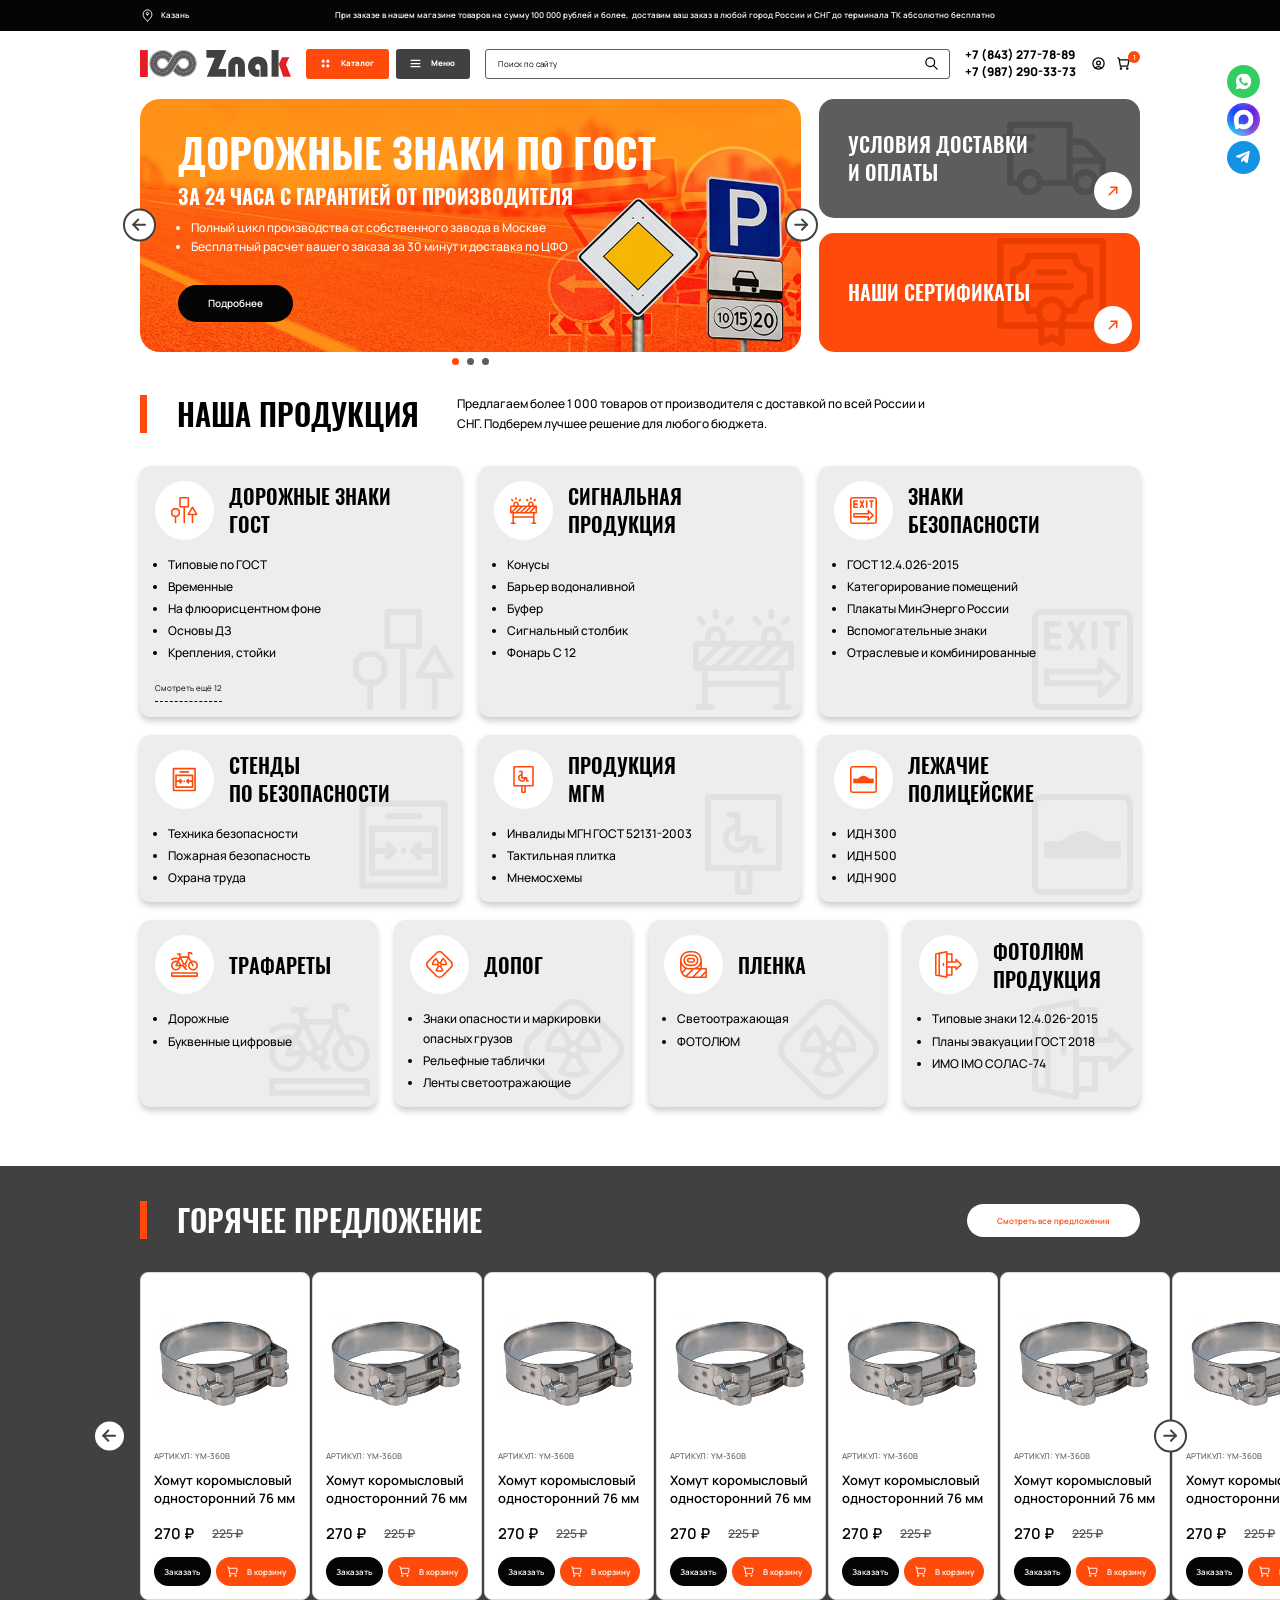
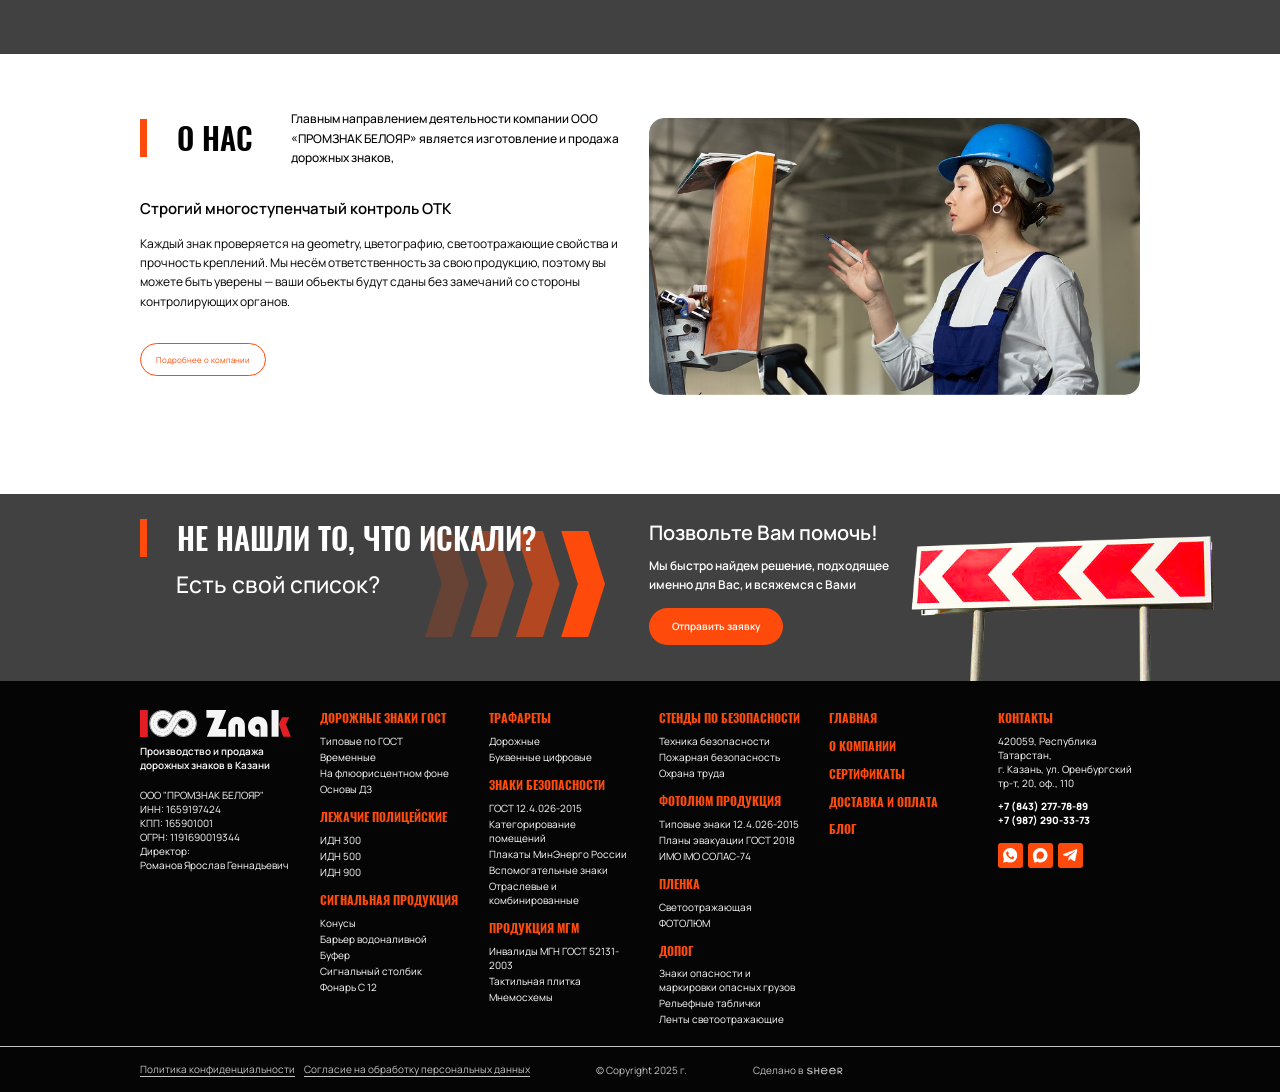
<file: index.html>
<!DOCTYPE html>
<!--[if lt IE 7]><html lang="ru" class="lt-ie9 lt-ie8 lt-ie7"><![endif]-->
<!--[if IE 7]><html lang="ru" class="lt-ie9 lt-ie8"><![endif]-->
<!--[if IE 8]><html lang="ru" class="lt-ie9"><![endif]-->
<!--[if gt IE 8]><!-->
<html lang="ru">
<!--<![endif]-->
<head>
	<meta charset="utf-8" />
	<title>Заголовок</title>
	<meta http-equiv="X-UA-Compatible" content="IE=edge" />
	<meta name="viewport" content="width=device-width, initial-scale=1, maximum-scale=1">
	<meta name="format-detection" content="telephone=no" />
	<link rel="shortcut icon" href="favicon.png" />
	<link rel="stylesheet" href="libs/bootstrap/bootstrap-grid.css" />
	<link rel="stylesheet" href="libs/fancybox-master/dist/jquery.fancybox.min.css" />
	<link rel="stylesheet" href="libs/slick-1.5.9/slick/slick.css" />
	<link rel="stylesheet" href="css/fonts.css" />
	<link rel="stylesheet" href="css/main.css?ver=1.4" />
	<link rel="stylesheet" href="css/media.css?ver=1.4" />
</head>
<body>

	<div class="wrapper"> 

		<ul class="socials-fixed">
			<li><a href="#" target="_blank"><img src="img/wp.svg" alt="alt"></a></li>
			<li><a href="#" target="_blank"><img src="img/max.png" alt="alt"></a></li>
			<li><a href="#" target="_blank"><img src="img/tg.svg" alt="alt"></a></li>
		</ul>

		<header class="header">
			<div class="header__top">
				<div class="container">
					<div class="header__head">
						<div class="header__location"><img src="img/pin.svg" alt="alt">Казань</div>
						<div class="header__info">При заказе в нашем магазине товаров на сумму 100 000 рублей и более,  доставим ваш заказ в любой город России и СНГ до терминала ТК абсолютно бесплатно</div>
					</div>
				</div>
			</div>
			<div class="header__main">
				<div class="container">
					<div class="header__wrapper">
						<a href="#" class="logo">
							<img src="img/logo.svg" alt="alt">
						</a>
						<div class="header__buttons">
							<div class="menu-wrap">
								<a href="#" class="btn-page btn-page_catalog">
									<span class="btn-page__icon"></span>
									<span>Каталог</span>
								</a>
								<div class="menu-dropdown">
									<nav class="menu">
										<ul class="menu__list">
											<li class="menu__haschild">
												<a href="#">Дорожные знаки ГОСТ <div class="menu__arrow"></div></a>
												<ul>
													<li><a href="#">Наименование 1</a></li>
													<li><a href="#">Наименование 1</a></li>
													<li><a href="#">Наименование 1</a></li>
													<li><a href="#">Наименование 1</a></li>
													<li><a href="#">Наименование 1</a></li>
													<li><a href="#">Наименование 1</a></li>
													<li><a href="#">Наименование 1</a></li>
												</ul>
											</li>
											<li class="menu__haschild">
												<a href="#">Лежачие полицейские <div class="menu__arrow"></div></a>
												<ul>
													<li><a href="#">Наименование 1</a></li>
													<li><a href="#">Наименование 1</a></li>
													<li><a href="#">Наименование 1</a></li>
													<li><a href="#">Наименование 1</a></li>
													<li><a href="#">Наименование 1</a></li>
													<li><a href="#">Наименование 1</a></li>
													<li><a href="#">Наименование 1</a></li>
												</ul>
											</li>
											<li class="menu__haschild">
												<a href="#">Сигнальная продукция <div class="menu__arrow"></div></a>
												<ul>
													<li><a href="#">Наименование 1</a></li>
													<li><a href="#">Наименование 1</a></li>
													<li><a href="#">Наименование 1</a></li>
													<li><a href="#">Наименование 1</a></li>
													<li><a href="#">Наименование 1</a></li>
													<li><a href="#">Наименование 1</a></li>
													<li><a href="#">Наименование 1</a></li>
												</ul>
											</li>
											<li class="menu__haschild">
												<a href="#">Трафареты <div class="menu__arrow"></div></a>
												<ul>
													<li><a href="#">Наименование 1</a></li>
													<li><a href="#">Наименование 1</a></li>
													<li><a href="#">Наименование 1</a></li>
													<li><a href="#">Наименование 1</a></li>
													<li><a href="#">Наименование 1</a></li>
													<li><a href="#">Наименование 1</a></li>
													<li><a href="#">Наименование 1</a></li>
												</ul>
											</li>
											<li class="menu__haschild">
												<a href="#">Знаки безопасности <div class="menu__arrow"></div></a>
												<ul>
													<li><a href="#">Наименование 1</a></li>
													<li><a href="#">Наименование 1</a></li>
													<li><a href="#">Наименование 1</a></li>
													<li><a href="#">Наименование 1</a></li>
													<li><a href="#">Наименование 1</a></li>
													<li><a href="#">Наименование 1</a></li>
													<li><a href="#">Наименование 1</a></li>
												</ul>
											</li>
											<li class="menu__haschild">
												<a href="#">Продукция МГМ <div class="menu__arrow"></div></a>
												<ul>
													<li><a href="#">Наименование 1</a></li>
													<li><a href="#">Наименование 1</a></li>
													<li><a href="#">Наименование 1</a></li>
													<li><a href="#">Наименование 1</a></li>
													<li><a href="#">Наименование 1</a></li>
													<li><a href="#">Наименование 1</a></li>
													<li><a href="#">Наименование 1</a></li>
												</ul>
											</li>
											<li class="menu__haschild">
												<a href="#">Стенды по безопасности <div class="menu__arrow"></div></a>
												<ul>
													<li><a href="#">Наименование 1</a></li>
													<li><a href="#">Наименование 1</a></li>
													<li><a href="#">Наименование 1</a></li>
													<li><a href="#">Наименование 1</a></li>
													<li><a href="#">Наименование 1</a></li>
													<li><a href="#">Наименование 1</a></li>
													<li><a href="#">Наименование 1</a></li>
												</ul>
											</li>
											<li class="menu__haschild">
												<a href="#">Фотолюм продукция <div class="menu__arrow"></div></a>
												<ul>
													<li><a href="#">Наименование 1</a></li>
													<li><a href="#">Наименование 1</a></li>
													<li><a href="#">Наименование 1</a></li>
													<li><a href="#">Наименование 1</a></li>
													<li><a href="#">Наименование 1</a></li>
													<li><a href="#">Наименование 1</a></li>
													<li><a href="#">Наименование 1</a></li>
												</ul>
											</li>
											<li class="menu__haschild">
												<a href="#">Пленка <div class="menu__arrow"></div></a>
												<ul>
													<li><a href="#">Наименование 1</a></li>
													<li><a href="#">Наименование 1</a></li>
													<li><a href="#">Наименование 1</a></li>
													<li><a href="#">Наименование 1</a></li>
													<li><a href="#">Наименование 1</a></li>
													<li><a href="#">Наименование 1</a></li>
													<li><a href="#">Наименование 1</a></li>
												</ul>
											</li>
											<li class="menu__haschild">
												<a href="#">ДОПОГ <div class="menu__arrow"></div></a>
												<ul>
													<li><a href="#">Наименование 1</a></li>
													<li><a href="#">Наименование 1</a></li>
													<li><a href="#">Наименование 1</a></li>
													<li><a href="#">Наименование 1</a></li>
													<li><a href="#">Наименование 1</a></li>
													<li><a href="#">Наименование 1</a></li>
													<li><a href="#">Наименование 1</a></li>
												</ul>
											</li>
										</ul>
									</nav>
								</div>
							</div>
							<div class="menu-wrap">
								<a href="#" class="btn-page btn-page_menu">
									<span class="btn-page__icon"></span>
									<span>Меню</span>
								</a>
								<div class="menu-dropdown menu-dropdown--main">
									<nav class="menu">
										<ul class="menu__list">
											<li><a href="#">Главная</a></li>
											<li><a href="#">О компании</a></li>
											<li><a href="#">Сертификаты</a></li>
											<li><a href="#">Доставка и оплата</a></li>
											<li><a href="#">Блог</a></li>
											<li><a href="#">Контакты</a></li>
										</ul>
									</nav>
								</div>
							</div>
						</div>
						<div class="search-main">
							<form>
								<input type="text" placeholder="Поиск по сайту" required>
								<button class="search-main__btn"></button>
							</form>
						</div>
						<ul class="phones-list">
							<li><a href="tel:+78432777889">+7 (843) 277-78-89</a></li>
							<li><a href="tel:+79872903373">+7 (987) 290-33-73</a></li>
						</ul>
						<div class="header__personal">
							<a href="#" class="btn-header">
								<img src="img/user.svg" alt="alt">
							</a>
							<a href="#" class="btn-header">
								<img src="img/cart.svg" alt="alt">
								<span class="btn-header__value">1</span>
							</a>
						</div>
						<div class="sandwich">
							<div class="sw-topper"></div>
							<div class="sw-bottom"></div>
							<div class="sw-footer"></div>
						</div>
					</div>
				</div>
			</div>
			<div class="menu-mobile">
				<div class="search-main">
					<form>
						<input type="text" placeholder="Поиск по сайту" required>
						<button class="search-main__btn"></button>
					</form>
				</div>
				<nav class="menu">
					<ul class="menu__list">
						<li><a href="#">Главная </a></li>
						<li class="menu__haschild">
							<a href="#">Каталог <div class="menu__arrow"></div></a>
							<ul>
							<li class="menu__haschild">
								<a href="#">Дорожные знаки ГОСТ <div class="menu__arrow"></div></a>
								<ul>
									<li><a href="#">Наименование 1</a></li>
									<li><a href="#">Наименование 1</a></li>
									<li><a href="#">Наименование 1</a></li>
									<li><a href="#">Наименование 1</a></li>
									<li><a href="#">Наименование 1</a></li>
									<li><a href="#">Наименование 1</a></li>
									<li><a href="#">Наименование 1</a></li>
								</ul>
							</li>
							<li class="menu__haschild">
								<a href="#">Лежачие полицейские <div class="menu__arrow"></div></a>
								<ul>
									<li><a href="#">Наименование 1</a></li>
									<li><a href="#">Наименование 1</a></li>
									<li><a href="#">Наименование 1</a></li>
									<li><a href="#">Наименование 1</a></li>
									<li><a href="#">Наименование 1</a></li>
									<li><a href="#">Наименование 1</a></li>
									<li><a href="#">Наименование 1</a></li>
								</ul>
							</li>
							<li class="menu__haschild">
								<a href="#">Сигнальная продукция <div class="menu__arrow"></div></a>
								<ul>
									<li><a href="#">Наименование 1</a></li>
									<li><a href="#">Наименование 1</a></li>
									<li><a href="#">Наименование 1</a></li>
									<li><a href="#">Наименование 1</a></li>
									<li><a href="#">Наименование 1</a></li>
									<li><a href="#">Наименование 1</a></li>
									<li><a href="#">Наименование 1</a></li>
								</ul>
							</li>
							<li class="menu__haschild">
								<a href="#">Трафареты <div class="menu__arrow"></div></a>
								<ul>
									<li><a href="#">Наименование 1</a></li>
									<li><a href="#">Наименование 1</a></li>
									<li><a href="#">Наименование 1</a></li>
									<li><a href="#">Наименование 1</a></li>
									<li><a href="#">Наименование 1</a></li>
									<li><a href="#">Наименование 1</a></li>
									<li><a href="#">Наименование 1</a></li>
								</ul>
							</li>
							<li class="menu__haschild">
								<a href="#">Знаки безопасности <div class="menu__arrow"></div></a>
								<ul>
									<li><a href="#">Наименование 1</a></li>
									<li><a href="#">Наименование 1</a></li>
									<li><a href="#">Наименование 1</a></li>
									<li><a href="#">Наименование 1</a></li>
									<li><a href="#">Наименование 1</a></li>
									<li><a href="#">Наименование 1</a></li>
									<li><a href="#">Наименование 1</a></li>
								</ul>
							</li>
							<li class="menu__haschild">
								<a href="#">Продукция МГМ <div class="menu__arrow"></div></a>
								<ul>
									<li><a href="#">Наименование 1</a></li>
									<li><a href="#">Наименование 1</a></li>
									<li><a href="#">Наименование 1</a></li>
									<li><a href="#">Наименование 1</a></li>
									<li><a href="#">Наименование 1</a></li>
									<li><a href="#">Наименование 1</a></li>
									<li><a href="#">Наименование 1</a></li>
								</ul>
							</li>
							<li class="menu__haschild">
								<a href="#">Стенды по безопасности <div class="menu__arrow"></div></a>
								<ul>
									<li><a href="#">Наименование 1</a></li>
									<li><a href="#">Наименование 1</a></li>
									<li><a href="#">Наименование 1</a></li>
									<li><a href="#">Наименование 1</a></li>
									<li><a href="#">Наименование 1</a></li>
									<li><a href="#">Наименование 1</a></li>
									<li><a href="#">Наименование 1</a></li>
								</ul>
							</li>
							<li class="menu__haschild">
								<a href="#">Фотолюм продукция <div class="menu__arrow"></div></a>
								<ul>
									<li><a href="#">Наименование 1</a></li>
									<li><a href="#">Наименование 1</a></li>
									<li><a href="#">Наименование 1</a></li>
									<li><a href="#">Наименование 1</a></li>
									<li><a href="#">Наименование 1</a></li>
									<li><a href="#">Наименование 1</a></li>
									<li><a href="#">Наименование 1</a></li>
								</ul>
							</li>
							<li class="menu__haschild">
								<a href="#">Пленка <div class="menu__arrow"></div></a>
								<ul>
									<li><a href="#">Наименование 1</a></li>
									<li><a href="#">Наименование 1</a></li>
									<li><a href="#">Наименование 1</a></li>
									<li><a href="#">Наименование 1</a></li>
									<li><a href="#">Наименование 1</a></li>
									<li><a href="#">Наименование 1</a></li>
									<li><a href="#">Наименование 1</a></li>
								</ul>
							</li>
							<li class="menu__haschild">
								<a href="#">ДОПОГ <div class="menu__arrow"></div></a>
								<ul>
									<li><a href="#">Наименование 1</a></li>
									<li><a href="#">Наименование 1</a></li>
									<li><a href="#">Наименование 1</a></li>
									<li><a href="#">Наименование 1</a></li>
									<li><a href="#">Наименование 1</a></li>
									<li><a href="#">Наименование 1</a></li>
									<li><a href="#">Наименование 1</a></li>
								</ul>
							</li>
						</ul>
						</li>
						<li><a href="#">О компании</a></li>
						<li><a href="#">Сертификаты</a></li>
						<li><a href="#">Доставка и оплата</a></li>
						<li><a href="#">Блог</a></li>
						<li><a href="#">Контакты</a></li>
					</ul>
				</nav>
				<ul class="phones-list">
					<li><a href="tel:+78432777889">+7 (843) 277-78-89</a></li>
					<li><a href="tel:+79872903373">+7 (987) 290-33-73</a></li>
				</ul>
			</div>
			<div class="menu-overlay"></div>
		</header>

		<section class="billbord">
			<div class="container">
				<div class="row">
					<div class="col-lg-8">
						<div class="slider-billbord">
							<div>
								<div class="item-billbord">
									<h2 class="item-billbord__title">Дорожные знаки по ГОСТ <span>за 24 часа с гарантией от производителя</span> </h2>
									<ul>
										<li>Полный цикл производства от собственного завода в Москве</li>
										<li>Бесплатный расчет вашего заказа за 30 минут и доставка по ЦФО</li>
									</ul>
									<a href="#" class="btn-main">Подробнее</a>
									<div class="item-billbord__image">
										<img src="img/billbord1.jpg" alt="alt">
									</div>
								</div>
							</div>
							<div>
								<div class="item-billbord">
									<h2 class="item-billbord__title">Дорожные знаки по ГОСТ <span>за 24 часа с гарантией от производителя</span> </h2>
									<ul>
										<li>Полный цикл производства от собственного завода в Москве</li>
										<li>Бесплатный расчет вашего заказа за 30 минут и доставка по ЦФО</li>
									</ul>
									<a href="#" class="btn-main">Подробнее</a>
									<div class="item-billbord__image">
										<img src="img/billbord1.jpg" alt="alt">
									</div>
								</div>
							</div>
							<div>
								<div class="item-billbord">
									<h2 class="item-billbord__title">Дорожные знаки по ГОСТ <span>за 24 часа с гарантией от производителя</span> </h2>
									<ul>
										<li>Полный цикл производства от собственного завода в Москве</li>
										<li>Бесплатный расчет вашего заказа за 30 минут и доставка по ЦФО</li>
									</ul>
									<a href="#" class="btn-main">Подробнее</a>
									<div class="item-billbord__image">
										<img src="img/billbord1.jpg" alt="alt">
									</div>
								</div>
							</div>
						</div>
					</div>
					<div class="col-lg-4">
						<a href="#" class="item-banner">
							<span class="item-banner__title">условия доставки и оплаты</span>
							<span class="item-banner__icon">
								<img src="img/ic_banner1.svg" alt="alt">
							</span>
							<span class="item-banner__arrow"></span>
						</a>
						<a href="#" class="item-banner item-banner_secondary">
							<span class="item-banner__title">наши сертификаты</span>
							<span class="item-banner__icon">
								<img src="img/ic_banner2.svg" alt="alt">
							</span>
							<span class="item-banner__arrow"></span>
						</a>
					</div>
				</div>
			</div>
		</section>

		<section class="categories">
			<div class="container">
				<div class="head-section">
					<h2 class="title-section">Наша продукция</h2>
					<div class="descr-section">Предлагаем более 1 000 товаров от производителя с доставкой по всей России и СНГ. Подберем лучшее решение для любого бюджета.</div>
				</div>
				<div class="row row_main">
					<div class="col-lg-4">
						<div class="item-category">
							<a href="#" class="item-category__head">
								<span class="item-category__icon">
									<img src="img/ic_category1.svg" alt="alt">
								</span>
								<span class="item-category__title">Дорожные знаки ГОСТ</span>
							</a>
							<ul>
								<li><a href="#">Типовые по ГОСТ</a></li>
								<li><a href="#">Временные</a></li>
								<li><a href="#">На флюорисцентном фоне</a></li>
								<li><a href="#">Основы ДЗ</a></li>
								<li><a href="#">Крепления, стойки</a></li>
							</ul>
							<a href="#" class="btn-simple">Смотреть ещё 12 </a>
							<div class="item-category__bg">
								<img src="img/bg_category1.svg" alt="alt">
							</div>
						</div>
					</div>
					<div class="col-lg-4">
						<div class="item-category">
							<a href="#" class="item-category__head">
								<span class="item-category__icon">
									<img src="img/ic_category2.svg" alt="alt">
								</span>
								<span class="item-category__title">сигнальная продукция</span>
							</a>
							<ul>
								<li><a href="#">Конусы</a></li>
								<li><a href="#">Барьер водоналивной</a></li>
								<li><a href="#">Буфер</a></li>
								<li><a href="#">Сигнальный столбик</a></li>
								<li><a href="#">Фонарь С 12</a></li>
							</ul>
							<div class="item-category__bg">
								<img src="img/bg_category2.svg" alt="alt">
							</div>
						</div>
					</div>
					<div class="col-lg-4">
						<div class="item-category">
							<a href="#" class="item-category__head">
								<span class="item-category__icon">
									<img src="img/ic_category3.svg" alt="alt">
								</span>
								<span class="item-category__title">знаки безопасности</span>
							</a>
							<ul>
								<li><a href="#">ГОСТ 12.4.026-2015</a></li>
								<li><a href="#">Категорирование помещений</a></li>
								<li><a href="#">Плакаты МинЭнерго России</a></li>
								<li><a href="#">Вспомогательные знаки</a></li>
								<li><a href="#">Отраслевые и комбинированные</a></li>
							</ul>
							<div class="item-category__bg">
								<img src="img/bg_category3.svg" alt="alt">
							</div>
						</div>
					</div>
					<div class="col-lg-4">
						<div class="item-category">
							<a href="#" class="item-category__head">
								<span class="item-category__icon">
									<img src="img/ic_category4.svg" alt="alt">
								</span>
								<span class="item-category__title">Стенды <br>по безопасности</span>
							</a>
							<ul>
								<li><a href="#">Техника безопасности</a></li>
								<li><a href="#">Пожарная безопасность</a></li>
								<li><a href="#">Охрана труда</a></li>
							</ul>
							<div class="item-category__bg">
								<img src="img/bg_category4.svg" alt="alt">
							</div>
						</div>
					</div>
					<div class="col-lg-4">
						<div class="item-category">
							<a href="#" class="item-category__head">
								<span class="item-category__icon">
									<img src="img/ic_category5.svg" alt="alt">
								</span>
								<span class="item-category__title">продукция <br>мгм</span>
							</a>
							<ul>
								<li><a href="#">Инвалиды МГН ГОСТ 52131-2003</a></li>
								<li><a href="#">Тактильная плитка</a></li>
								<li><a href="#">Мнемосхемы</a></li>
							</ul>
							<div class="item-category__bg">
								<img src="img/bg_category5.svg" alt="alt">
							</div>
						</div>
					</div>
					<div class="col-lg-4">
						<div class="item-category">
							<a href="#" class="item-category__head">
								<span class="item-category__icon">
									<img src="img/ic_category6.svg" alt="alt">
								</span>
								<span class="item-category__title">лежачие <br>полицейские</span>
							</a>
							<ul>
								<li><a href="#">ИДН 300</a></li>
								<li><a href="#">ИДН 500</a></li>
								<li><a href="#">ИДН 900</a></li>
							</ul>
							<div class="item-category__bg">
								<img src="img/bg_category6.svg" alt="alt">
							</div>
						</div>
					</div>
					<div class="col-lg-3">
						<div class="item-category">
							<a href="#" class="item-category__head">
								<span class="item-category__icon">
									<img src="img/ic_category7.svg" alt="alt">
								</span>
								<span class="item-category__title">трафареты</span>
							</a>
							<ul>
								<li><a href="#">Дорожные</a></li>
								<li><a href="#">Буквенные цифровые</a></li>
							</ul>
							<div class="item-category__bg">
								<img src="img/bg_category7.svg" alt="alt">
							</div>
						</div>
					</div>
					<div class="col-lg-3">
						<div class="item-category">
							<a href="#" class="item-category__head">
								<span class="item-category__icon">
									<img src="img/ic_category8.svg" alt="alt">
								</span>
								<span class="item-category__title">допог</span>
							</a>
							<ul>
								<li><a href="#">Знаки опасности и маркировки опасных грузов</a></li>
								<li><a href="#">Рельефные таблички</a></li>
								<li><a href="#">Ленты светоотражающие</a></li>
							</ul>
							<div class="item-category__bg">
								<img src="img/bg_category8.svg" alt="alt">
							</div>
						</div>
					</div>
					<div class="col-lg-3">
						<div class="item-category">
							<a href="#" class="item-category__head">
								<span class="item-category__icon">
									<img src="img/ic_category9.svg" alt="alt">
								</span>
								<span class="item-category__title">пленка</span>
							</a>
							<ul>
								<li><a href="#">Светоотражающая</a></li>
								<li><a href="#">ФОТОЛЮМ</a></li>
							</ul>
							<div class="item-category__bg">
								<img src="img/bg_category8.svg" alt="alt">
							</div>
						</div>
					</div>
					<div class="col-lg-3">
						<div class="item-category">
							<a href="#" class="item-category__head">
								<span class="item-category__icon">
									<img src="img/ic_category10.svg" alt="alt">
								</span>
								<span class="item-category__title">фотолюм продукция</span>
							</a>
							<ul>
								<li><a href="#">Типовые знаки 12.4.026-2015</a></li>
								<li><a href="#">Планы эвакуации ГОСТ 2018</a></li>
								<li><a href="#">ИМО IMO СОЛАС-74</a></li>
							</ul>
							<div class="item-category__bg">
								<img src="img/bg_category10.svg" alt="alt">
							</div>
						</div>
					</div>
				</div>
			</div>
		</section>

		<section class="catalog">
			<div class="container">
				<div class="head-section">
					<h2 class="title-section">горячее предложение</h2>
					<a href="#" class="btn-main btn-main_page">Смотреть все предложения</a>
				</div>
				<div class="slider-catalog">
					<div>
						<div class="item-catalog">
							<a href="#" class="item-catalog__image">
								<img src="img/catalog1.jpg" alt="alt">
							</a>
							<div class="item-catalog__articul">АРТИКУЛ: YM-360B</div>
							<a href="#" class="item-catalog__title">Хомут коромысловый односторонний 76 мм</a>
							<div class="item-catalog__prices">
								<div class="price-main">270 ₽</div>
								<div class="price-old">225 ₽ </div>
							</div>
							<div class="item-catalog__buttons">
								<a href="#" class="btn-main">Заказать</a>
								<a href="#" class="btn-main btn-main_secondary"><img src="img/btn_cart.svg" alt="alt">В корзину</a>
							</div>
						</div>
					</div>
					<div>
						<div class="item-catalog">
							<a href="#" class="item-catalog__image">
								<img src="img/catalog1.jpg" alt="alt">
							</a>
							<div class="item-catalog__articul">АРТИКУЛ: YM-360B</div>
							<a href="#" class="item-catalog__title">Хомут коромысловый односторонний 76 мм</a>
							<div class="item-catalog__prices">
								<div class="price-main">270 ₽</div>
								<div class="price-old">225 ₽ </div>
							</div>
							<div class="item-catalog__buttons">
								<a href="#" class="btn-main">Заказать</a>
								<a href="#" class="btn-main btn-main_secondary"><img src="img/btn_cart.svg" alt="alt">В корзину</a>
							</div>
						</div>
					</div>
					<div>
						<div class="item-catalog">
							<a href="#" class="item-catalog__image">
								<img src="img/catalog1.jpg" alt="alt">
							</a>
							<div class="item-catalog__articul">АРТИКУЛ: YM-360B</div>
							<a href="#" class="item-catalog__title">Хомут коромысловый односторонний 76 мм</a>
							<div class="item-catalog__prices">
								<div class="price-main">270 ₽</div>
								<div class="price-old">225 ₽ </div>
							</div>
							<div class="item-catalog__buttons">
								<a href="#" class="btn-main">Заказать</a>
								<a href="#" class="btn-main btn-main_secondary"><img src="img/btn_cart.svg" alt="alt">В корзину</a>
							</div>
						</div>
					</div>
					<div>
						<div class="item-catalog">
							<a href="#" class="item-catalog__image">
								<img src="img/catalog1.jpg" alt="alt">
							</a>
							<div class="item-catalog__articul">АРТИКУЛ: YM-360B</div>
							<a href="#" class="item-catalog__title">Хомут коромысловый односторонний 76 мм</a>
							<div class="item-catalog__prices">
								<div class="price-main">270 ₽</div>
								<div class="price-old">225 ₽ </div>
							</div>
							<div class="item-catalog__buttons">
								<a href="#" class="btn-main">Заказать</a>
								<a href="#" class="btn-main btn-main_secondary"><img src="img/btn_cart.svg" alt="alt">В корзину</a>
							</div>
						</div>
					</div>
					<div>
						<div class="item-catalog">
							<a href="#" class="item-catalog__image">
								<img src="img/catalog1.jpg" alt="alt">
							</a>
							<div class="item-catalog__articul">АРТИКУЛ: YM-360B</div>
							<a href="#" class="item-catalog__title">Хомут коромысловый односторонний 76 мм</a>
							<div class="item-catalog__prices">
								<div class="price-main">270 ₽</div>
								<div class="price-old">225 ₽ </div>
							</div>
							<div class="item-catalog__buttons">
								<a href="#" class="btn-main">Заказать</a>
								<a href="#" class="btn-main btn-main_secondary"><img src="img/btn_cart.svg" alt="alt">В корзину</a>
							</div>
						</div>
					</div>
					<div>
						<div class="item-catalog">
							<a href="#" class="item-catalog__image">
								<img src="img/catalog1.jpg" alt="alt">
							</a>
							<div class="item-catalog__articul">АРТИКУЛ: YM-360B</div>
							<a href="#" class="item-catalog__title">Хомут коромысловый односторонний 76 мм</a>
							<div class="item-catalog__prices">
								<div class="price-main">270 ₽</div>
								<div class="price-old">225 ₽ </div>
							</div>
							<div class="item-catalog__buttons">
								<a href="#" class="btn-main">Заказать</a>
								<a href="#" class="btn-main btn-main_secondary"><img src="img/btn_cart.svg" alt="alt">В корзину</a>
							</div>
						</div>
					</div>
					<div>
						<div class="item-catalog">
							<a href="#" class="item-catalog__image">
								<img src="img/catalog1.jpg" alt="alt">
							</a>
							<div class="item-catalog__articul">АРТИКУЛ: YM-360B</div>
							<a href="#" class="item-catalog__title">Хомут коромысловый односторонний 76 мм</a>
							<div class="item-catalog__prices">
								<div class="price-main">270 ₽</div>
								<div class="price-old">225 ₽ </div>
							</div>
							<div class="item-catalog__buttons">
								<a href="#" class="btn-main">Заказать</a>
								<a href="#" class="btn-main btn-main_secondary"><img src="img/btn_cart.svg" alt="alt">В корзину</a>
							</div>
						</div>
					</div>
					<div>
						<div class="item-catalog">
							<a href="#" class="item-catalog__image">
								<img src="img/catalog1.jpg" alt="alt">
							</a>
							<div class="item-catalog__articul">АРТИКУЛ: YM-360B</div>
							<a href="#" class="item-catalog__title">Хомут коромысловый односторонний 76 мм</a>
							<div class="item-catalog__prices">
								<div class="price-main">270 ₽</div>
								<div class="price-old">225 ₽ </div>
							</div>
							<div class="item-catalog__buttons">
								<a href="#" class="btn-main">Заказать</a>
								<a href="#" class="btn-main btn-main_secondary"><img src="img/btn_cart.svg" alt="alt">В корзину</a>
							</div>
						</div>
					</div>
					<div>
						<div class="item-catalog">
							<a href="#" class="item-catalog__image">
								<img src="img/catalog1.jpg" alt="alt">
							</a>
							<div class="item-catalog__articul">АРТИКУЛ: YM-360B</div>
							<a href="#" class="item-catalog__title">Хомут коромысловый односторонний 76 мм</a>
							<div class="item-catalog__prices">
								<div class="price-main">270 ₽</div>
								<div class="price-old">225 ₽ </div>
							</div>
							<div class="item-catalog__buttons">
								<a href="#" class="btn-main">Заказать</a>
								<a href="#" class="btn-main btn-main_secondary"><img src="img/btn_cart.svg" alt="alt">В корзину</a>
							</div>
						</div>
					</div>
					<div>
						<div class="item-catalog">
							<a href="#" class="item-catalog__image">
								<img src="img/catalog1.jpg" alt="alt">
							</a>
							<div class="item-catalog__articul">АРТИКУЛ: YM-360B</div>
							<a href="#" class="item-catalog__title">Хомут коромысловый односторонний 76 мм</a>
							<div class="item-catalog__prices">
								<div class="price-main">270 ₽</div>
								<div class="price-old">225 ₽ </div>
							</div>
							<div class="item-catalog__buttons">
								<a href="#" class="btn-main">Заказать</a>
								<a href="#" class="btn-main btn-main_secondary"><img src="img/btn_cart.svg" alt="alt">В корзину</a>
							</div>
						</div>
					</div>
					<div>
						<div class="item-catalog">
							<a href="#" class="item-catalog__image">
								<img src="img/catalog1.jpg" alt="alt">
							</a>
							<div class="item-catalog__articul">АРТИКУЛ: YM-360B</div>
							<a href="#" class="item-catalog__title">Хомут коромысловый односторонний 76 мм</a>
							<div class="item-catalog__prices">
								<div class="price-main">270 ₽</div>
								<div class="price-old">225 ₽ </div>
							</div>
							<div class="item-catalog__buttons">
								<a href="#" class="btn-main">Заказать</a>
								<a href="#" class="btn-main btn-main_secondary"><img src="img/btn_cart.svg" alt="alt">В корзину</a>
							</div>
						</div>
					</div>
					<div>
						<div class="item-catalog">
							<a href="#" class="item-catalog__image">
								<img src="img/catalog1.jpg" alt="alt">
							</a>
							<div class="item-catalog__articul">АРТИКУЛ: YM-360B</div>
							<a href="#" class="item-catalog__title">Хомут коромысловый односторонний 76 мм</a>
							<div class="item-catalog__prices">
								<div class="price-main">270 ₽</div>
								<div class="price-old">225 ₽ </div>
							</div>
							<div class="item-catalog__buttons">
								<a href="#" class="btn-main">Заказать</a>
								<a href="#" class="btn-main btn-main_secondary"><img src="img/btn_cart.svg" alt="alt">В корзину</a>
							</div>
						</div>
					</div>
				</div>
			</div>
		</section>

		<section class="about">
			<div class="container">
				<div class="row">
					<div class="col-lg-6">
						<div class="head-section">
							<h2 class="title-section">о нас</h2>
							<div class="descr-section">Главным направлением деятельности компании ООО «ПРОМЗНАК БЕЛОЯР» является изготовление и продажа дорожных знаков,</div>
						</div>
						<div class="title-small">Строгий многоступенчатый контроль ОТК</div>
						<p>Каждый знак проверяется на geometry, цветографию, светоотражающие свойства и прочность креплений. Мы несём ответственность за свою продукцию, поэтому вы можете быть уверены — ваши объекты будут сданы без замечаний со стороны контролирующих органов.</p>
						<a href="#" class="btn-main btn-main_border">Подробнее о компании</a>
					</div>
					<div class="col-lg-6">
						<div class="about__image">
							<img src="img/about.jpg" alt="alt">
						</div>
					</div>
				</div>
			</div>
		</section>

		<section class="consultation">
			<div class="container">
				<div class="row">
					<div class="col-lg-6">
						<h2 class="title-section">не нашли то, что искали?</h2>
						<div class="consultation__descr">Есть свой список?</div>
						<div class="consultation__bg">
							<img src="img/bg_consultation.svg" alt="alt">
						</div>
					</div>
					<div class="col-lg-6">
						<div class="consultation__wrap">
							<div class="consultation__content">
								<div class="consultation__title">Позвольте Вам помочь!</div>
								<p>Мы быстро найдем решение, подходящее именно для Вас, и всяжемся с Вами</p>
								<a href="#" class="btn-main btn-main_secondary">Отправить заявку</a>
							</div>
							<div class="consultation__image">
								<img src="img/consultation.png" alt="alt">
							</div>
						</div>
					</div>
				</div>
			</div>
		</section>

		<footer class="footer">
			<div class="container">
				<div class="row">
					<div class="col-lg-2">
						<a href="#" class="logo">
							<img src="img/logo2.svg" alt="alt">
						</a>
						<div class="logo-descr">Производство и продажа дорожных знаков в Казани</div>
						<div class="requisites">
							<p>ООО "ПРОМЗНАК БЕЛОЯР"</p>
							<p>ИНН: 1659197424</p>
							<p>КПП: 165901001</p>
							<p>ОГРН: 1191690019344</p>
							<p>Директор: </p>
							<p>Романов Ярослав Геннадьевич</p>
						</div>
					</div>
					<div class="col-lg-6">
						<div class="footer__title footer__title_haschild show-mob">Каталог</div>
						<div class="footer__content">
							<div class="row">
								<div class="col-lg-4">
									<div class="footer__column">
										<div class="footer__title">Дорожные знаки ГОСТ</div>
										<ul class="footer__nav">
											<li><a href="#">Типовые по ГОСТ</a></li>
											<li><a href="#">Временные</a></li>
											<li><a href="#">На флюорисцентном фоне</a></li>
											<li><a href="#">Основы ДЗ</a></li>
										</ul>
										<div class="footer__title">Лежачие полицейские</div>
										<ul class="footer__nav">
											<li><a href="#">ИДН 300</a></li>
											<li><a href="#">ИДН 500</a></li>
											<li><a href="#">ИДН 900</a></li>
										</ul>
										<div class="footer__title">Сигнальная продукция</div>
										<ul class="footer__nav">
											<li><a href="#">Конусы </a></li>
											<li><a href="#">Барьер водоналивной</a></li>
											<li><a href="#">Буфер</a></li>
											<li><a href="#">Сигнальный столбик</a></li>
											<li><a href="#">Фонарь С 12</a></li>
										</ul>
									</div>
								</div>
								<div class="col-lg-4">
									<div class="footer__column">
										<div class="footer__title">Трафареты</div>
										<ul class="footer__nav">
											<li><a href="#">Дорожные</a></li>
											<li><a href="#">Буквенные цифровые</a></li>
										</ul>
										<div class="footer__title">Знаки безопасности</div>
										<ul class="footer__nav">
											<li><a href="#">ГОСТ 12.4.026-2015</a></li>
											<li><a href="#">Категорирование помещений</a></li>
											<li><a href="#">Плакаты МинЭнерго России</a></li>
											<li><a href="#">Вспомогательные знаки</a></li>
											<li><a href="#">Отраслевые и комбинированные</a></li>
										</ul>
										<div class="footer__title">Продукция МГМ</div>
										<ul class="footer__nav">
											<li><a href="#">Инвалиды МГН ГОСТ 52131-2003</a></li>
											<li><a href="#">Тактильная плитка</a></li>
											<li><a href="#">Мнемосхемы</a></li>
										</ul>
									</div>
								</div>
								<div class="col-lg-4">
									<div class="footer__column">
										<div class="footer__title">Стенды по безопасности</div>
										<ul class="footer__nav">
											<li><a href="#">Техника безопасности</a></li>
											<li><a href="#">Пожарная безопасность</a></li>
											<li><a href="#">Охрана труда</a></li>
										</ul>
										<div class="footer__title">ФОТОЛЮМ продукция</div>
										<ul class="footer__nav">
											<li><a href="#">Типовые знаки 12.4.026-2015</a></li>
											<li><a href="#">Планы эвакуации ГОСТ 2018</a></li>
											<li><a href="#">ИМО IMO СОЛАС-74</a></li>
										</ul>
										<div class="footer__title">Пленка</div>
										<ul class="footer__nav">
											<li><a href="#">Светоотражающая</a></li>
											<li><a href="#">ФОТОЛЮМ</a></li>
										</ul>
										<div class="footer__title">Допог</div>
										<ul class="footer__nav">
											<li><a href="#">Знаки опасности и маркировки опасных грузов</a></li>
											<li><a href="#">Рельефные таблички</a></li>
											<li><a href="#">Ленты светоотражающие</a></li>
										</ul>
									</div>
								</div>
							</div>
						</div>
					</div>
					<div class="col-lg-2">
						<div class="footer__column">
							<ul class="footer__nav footer__nav_big">
								<li><a href="#">Главная </a></li>
								<li><a href="#">О компании</a></li>
								<li><a href="#">Сертификаты</a></li>
								<li><a href="#">Доставка и оплата</a></li>
								<li><a href="#">Блог</a></li>
							</ul>
						</div>
					</div>
					<div class="col-lg-2">
						<div class="footer__column">
							<div class="footer__title">Контакты</div>
							<p>420059, Республика Татарстан, <br>г. Казань, ул. Оренбургский тр-т, 20, оф., 110</p>
							<ul class="phones-list">
								<li><a href="tel:+78432777889">+7 (843) 277-78-89</a></li>
								<li><a href="tel:+79872903373">+7 (987) 290-33-73</a></li>
							</ul>
							<ul class="socials-list">
								<li><a href="#" target="_blank"><img src="img/soc_wp.svg" alt="alt"></a></li>
								<li><a href="#" target="_blank"><img src="img/soc_max.svg" alt="alt"></a></li>
								<li><a href="#" target="_blank"><img src="img/soc_tg.svg" alt="alt"></a></li>
							</ul>
						</div>
					</div>
				</div>
			</div>
			<div class="footer__bottom">
				<div class="container">
					<div class="footer__wrapper">
						<div class="footer__links">
							<a href="#">Политика конфиденциальности</a>
							<a href="#">Согласие на обработку персональных данных</a>
						</div>
						<div class="copyright">© Copyright 2025 г.</div>
						<div class="create">Сделано в <a href="#" target="_blank"><img src="img/sheer.svg" alt="alt"></a></div>
					</div>
				</div>
			</div>
		</footer>
		
	</div>


	<script src="libs/jquery/jquery-3.6.0.min.js"></script>
	<script src="libs/fancybox-master/dist/jquery.fancybox.min.js"></script>
	<script src="libs/slick-1.5.9/slick/slick.min.js"></script>
	<script src="libs/mask/jquery.maskedinput.js"></script>
	<script src="js/common.js?ver=1.4"></script>
	<!-- Yandex.Metrika counter --><!-- /Yandex.Metrika counter -->
	<!-- Google Analytics counter --><!-- /Google Analytics counter -->
</body>
</html>
</file>
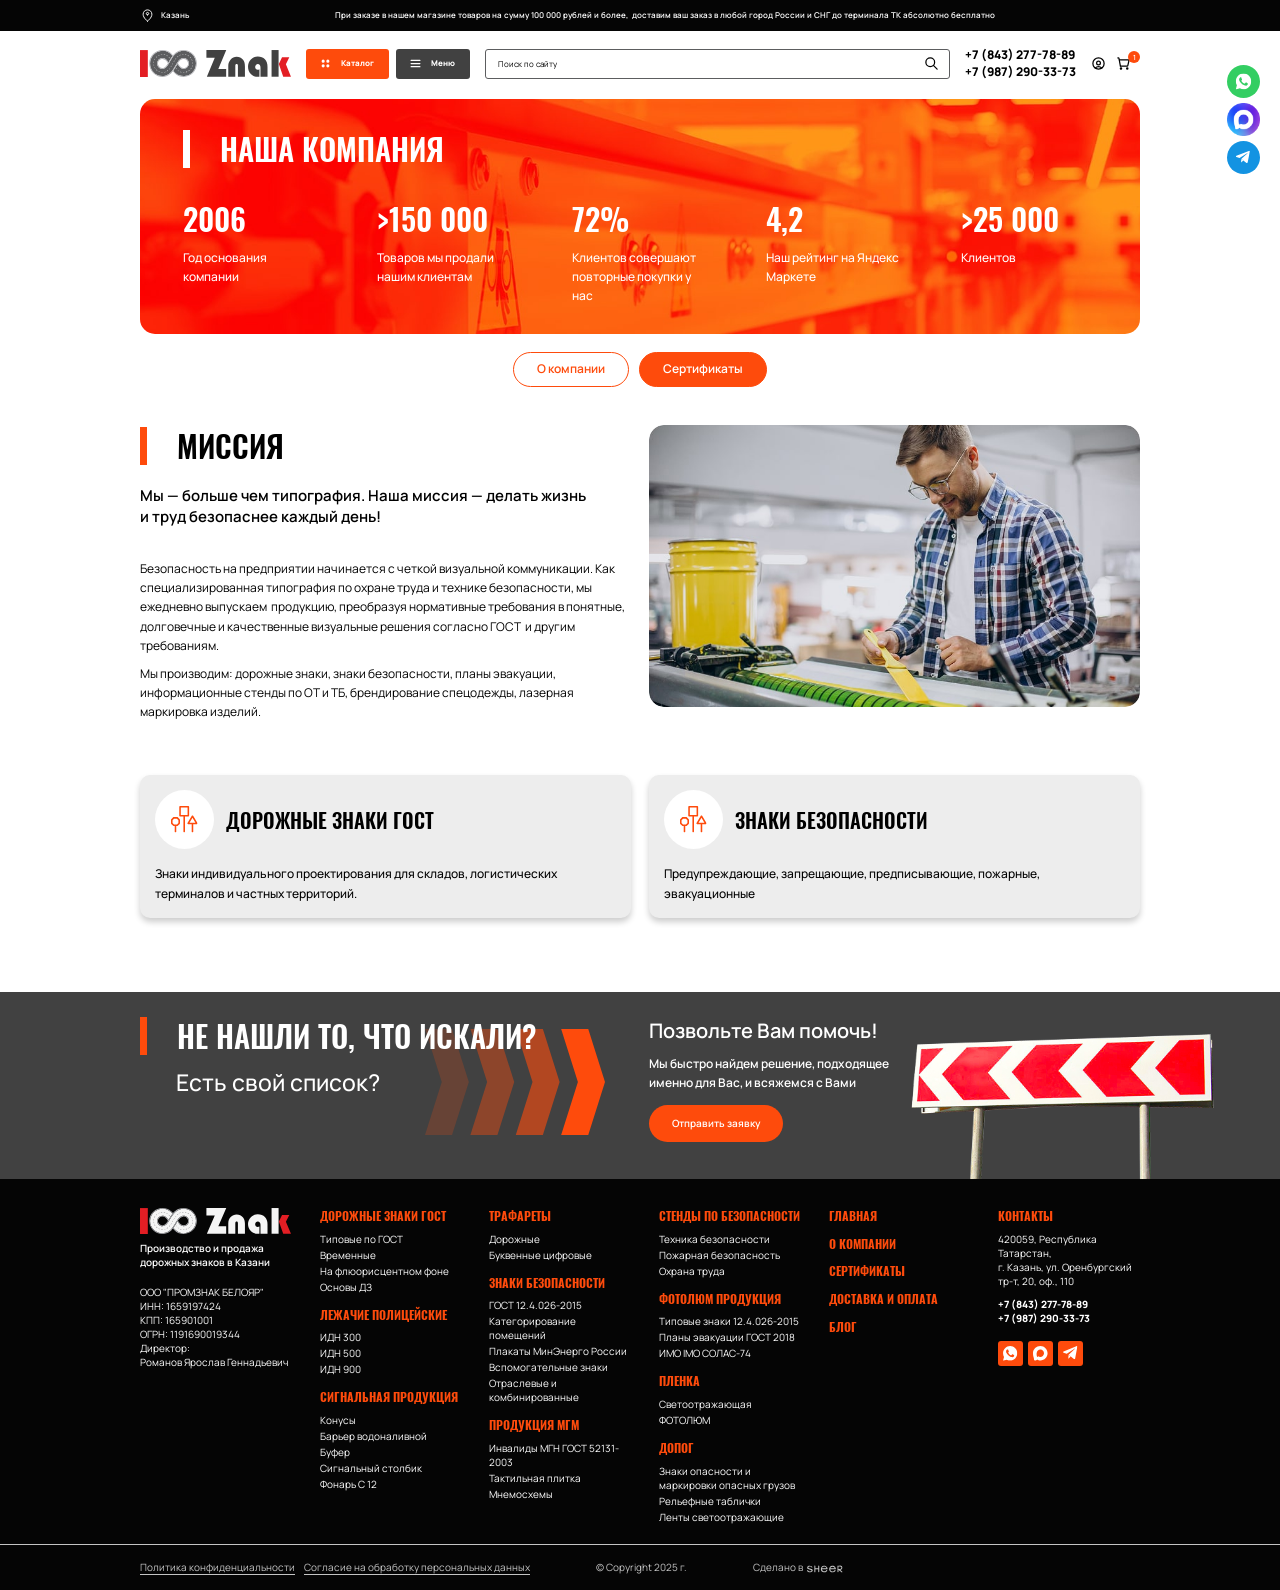
<file: about.html>
<!DOCTYPE html>
<!--[if lt IE 7]><html lang="ru" class="lt-ie9 lt-ie8 lt-ie7"><![endif]-->
<!--[if IE 7]><html lang="ru" class="lt-ie9 lt-ie8"><![endif]-->
<!--[if IE 8]><html lang="ru" class="lt-ie9"><![endif]-->
<!--[if gt IE 8]><!-->
<html lang="ru">
<!--<![endif]-->
<head>
	<meta charset="utf-8" />
	<title>Заголовок</title>
	<meta http-equiv="X-UA-Compatible" content="IE=edge" />
	<meta name="viewport" content="width=device-width, initial-scale=1, maximum-scale=1">
	<meta name="format-detection" content="telephone=no" />
	<link rel="shortcut icon" href="favicon.png" />
	<link rel="stylesheet" href="libs/bootstrap/bootstrap-grid.css" />
	<link rel="stylesheet" href="libs/fancybox-master/dist/jquery.fancybox.min.css" />
	<link rel="stylesheet" href="libs/slick-1.5.9/slick/slick.css" />
	<link rel="stylesheet" href="css/fonts.css" />
	<link rel="stylesheet" href="css/main.css?ver=1.6" />
	<link rel="stylesheet" href="css/media.css?ver=1.6" />
</head>
<body>

	<div class="wrapper"> 

		<ul class="socials-fixed">
			<li><a href="#" target="_blank"><img src="img/wp.svg" alt="alt"></a></li>
			<li><a href="#" target="_blank"><img src="img/max.png" alt="alt"></a></li>
			<li><a href="#" target="_blank"><img src="img/tg.svg" alt="alt"></a></li>
		</ul>

		<header class="header">
			<div class="header__top">
				<div class="container">
					<div class="header__head">
						<div class="header__location"><img src="img/pin.svg" alt="alt">Казань</div>
						<div class="header__info">При заказе в нашем магазине товаров на сумму 100 000 рублей и более,  доставим ваш заказ в любой город России и СНГ до терминала ТК абсолютно бесплатно</div>
					</div>
				</div>
			</div>
			<div class="header__main">
				<div class="container">
					<div class="header__wrapper">
						<a href="#" class="logo">
							<img src="img/logo.svg" alt="alt">
						</a>
						<div class="header__buttons">
							<div class="menu-wrap">
								<a href="#" class="btn-page btn-page_catalog">
									<span class="btn-page__icon"></span>
									<span>Каталог</span>
								</a>
								<div class="menu-dropdown">
									<nav class="menu">
										<ul class="menu__list">
											<li class="menu__haschild">
												<a href="#">Дорожные знаки ГОСТ <div class="menu__arrow"></div></a>
												<ul>
													<li><a href="#">Наименование 1</a></li>
													<li><a href="#">Наименование 1</a></li>
													<li><a href="#">Наименование 1</a></li>
													<li><a href="#">Наименование 1</a></li>
													<li><a href="#">Наименование 1</a></li>
													<li><a href="#">Наименование 1</a></li>
													<li><a href="#">Наименование 1</a></li>
												</ul>
											</li>
											<li class="menu__haschild">
												<a href="#">Лежачие полицейские <div class="menu__arrow"></div></a>
												<ul>
													<li><a href="#">Наименование 1</a></li>
													<li><a href="#">Наименование 1</a></li>
													<li><a href="#">Наименование 1</a></li>
													<li><a href="#">Наименование 1</a></li>
													<li><a href="#">Наименование 1</a></li>
													<li><a href="#">Наименование 1</a></li>
													<li><a href="#">Наименование 1</a></li>
												</ul>
											</li>
											<li class="menu__haschild">
												<a href="#">Сигнальная продукция <div class="menu__arrow"></div></a>
												<ul>
													<li><a href="#">Наименование 1</a></li>
													<li><a href="#">Наименование 1</a></li>
													<li><a href="#">Наименование 1</a></li>
													<li><a href="#">Наименование 1</a></li>
													<li><a href="#">Наименование 1</a></li>
													<li><a href="#">Наименование 1</a></li>
													<li><a href="#">Наименование 1</a></li>
												</ul>
											</li>
											<li class="menu__haschild">
												<a href="#">Трафареты <div class="menu__arrow"></div></a>
												<ul>
													<li><a href="#">Наименование 1</a></li>
													<li><a href="#">Наименование 1</a></li>
													<li><a href="#">Наименование 1</a></li>
													<li><a href="#">Наименование 1</a></li>
													<li><a href="#">Наименование 1</a></li>
													<li><a href="#">Наименование 1</a></li>
													<li><a href="#">Наименование 1</a></li>
												</ul>
											</li>
											<li class="menu__haschild">
												<a href="#">Знаки безопасности <div class="menu__arrow"></div></a>
												<ul>
													<li><a href="#">Наименование 1</a></li>
													<li><a href="#">Наименование 1</a></li>
													<li><a href="#">Наименование 1</a></li>
													<li><a href="#">Наименование 1</a></li>
													<li><a href="#">Наименование 1</a></li>
													<li><a href="#">Наименование 1</a></li>
													<li><a href="#">Наименование 1</a></li>
												</ul>
											</li>
											<li class="menu__haschild">
												<a href="#">Продукция МГМ <div class="menu__arrow"></div></a>
												<ul>
													<li><a href="#">Наименование 1</a></li>
													<li><a href="#">Наименование 1</a></li>
													<li><a href="#">Наименование 1</a></li>
													<li><a href="#">Наименование 1</a></li>
													<li><a href="#">Наименование 1</a></li>
													<li><a href="#">Наименование 1</a></li>
													<li><a href="#">Наименование 1</a></li>
												</ul>
											</li>
											<li class="menu__haschild">
												<a href="#">Стенды по безопасности <div class="menu__arrow"></div></a>
												<ul>
													<li><a href="#">Наименование 1</a></li>
													<li><a href="#">Наименование 1</a></li>
													<li><a href="#">Наименование 1</a></li>
													<li><a href="#">Наименование 1</a></li>
													<li><a href="#">Наименование 1</a></li>
													<li><a href="#">Наименование 1</a></li>
													<li><a href="#">Наименование 1</a></li>
												</ul>
											</li>
											<li class="menu__haschild">
												<a href="#">Фотолюм продукция <div class="menu__arrow"></div></a>
												<ul>
													<li><a href="#">Наименование 1</a></li>
													<li><a href="#">Наименование 1</a></li>
													<li><a href="#">Наименование 1</a></li>
													<li><a href="#">Наименование 1</a></li>
													<li><a href="#">Наименование 1</a></li>
													<li><a href="#">Наименование 1</a></li>
													<li><a href="#">Наименование 1</a></li>
												</ul>
											</li>
											<li class="menu__haschild">
												<a href="#">Пленка <div class="menu__arrow"></div></a>
												<ul>
													<li><a href="#">Наименование 1</a></li>
													<li><a href="#">Наименование 1</a></li>
													<li><a href="#">Наименование 1</a></li>
													<li><a href="#">Наименование 1</a></li>
													<li><a href="#">Наименование 1</a></li>
													<li><a href="#">Наименование 1</a></li>
													<li><a href="#">Наименование 1</a></li>
												</ul>
											</li>
											<li class="menu__haschild">
												<a href="#">ДОПОГ <div class="menu__arrow"></div></a>
												<ul>
													<li><a href="#">Наименование 1</a></li>
													<li><a href="#">Наименование 1</a></li>
													<li><a href="#">Наименование 1</a></li>
													<li><a href="#">Наименование 1</a></li>
													<li><a href="#">Наименование 1</a></li>
													<li><a href="#">Наименование 1</a></li>
													<li><a href="#">Наименование 1</a></li>
												</ul>
											</li>
										</ul>
									</nav>
								</div>
							</div>
							<div class="menu-wrap">
								<a href="#" class="btn-page btn-page_menu">
									<span class="btn-page__icon"></span>
									<span>Меню</span>
								</a>
								<div class="menu-dropdown menu-dropdown--main">
									<nav class="menu">
										<ul class="menu__list">
											<li><a href="#">Главная</a></li>
											<li><a href="#">О компании</a></li>
											<li><a href="#">Сертификаты</a></li>
											<li><a href="#">Доставка и оплата</a></li>
											<li><a href="#">Блог</a></li>
											<li><a href="#">Контакты</a></li>
										</ul>
									</nav>
								</div>
							</div>
						</div>
						<div class="search-main">
							<form>
								<input type="text" placeholder="Поиск по сайту" required>
								<button class="search-main__btn"></button>
							</form>
						</div>
						<ul class="phones-list">
							<li><a href="tel:+78432777889">+7 (843) 277-78-89</a></li>
							<li><a href="tel:+79872903373">+7 (987) 290-33-73</a></li>
						</ul>
						<div class="header__personal">
							<a href="#" class="btn-header">
								<img src="img/user.svg" alt="alt">
							</a>
							<a href="#" class="btn-header">
								<img src="img/cart.svg" alt="alt">
								<span class="btn-header__value">1</span>
							</a>
						</div>
						<div class="sandwich">
							<div class="sw-topper"></div>
							<div class="sw-bottom"></div>
							<div class="sw-footer"></div>
						</div>
					</div>
				</div>
			</div>
			<div class="menu-mobile">
				<div class="search-main">
					<form>
						<input type="text" placeholder="Поиск по сайту" required>
						<button class="search-main__btn"></button>
					</form>
				</div>
				<nav class="menu">
					<ul class="menu__list">
						<li><a href="#">Главная </a></li>
						<li class="menu__haschild">
							<a href="#">Каталог <div class="menu__arrow"></div></a>
							<ul>
							<li class="menu__haschild">
								<a href="#">Дорожные знаки ГОСТ <div class="menu__arrow"></div></a>
								<ul>
									<li><a href="#">Наименование 1</a></li>
									<li><a href="#">Наименование 1</a></li>
									<li><a href="#">Наименование 1</a></li>
									<li><a href="#">Наименование 1</a></li>
									<li><a href="#">Наименование 1</a></li>
									<li><a href="#">Наименование 1</a></li>
									<li><a href="#">Наименование 1</a></li>
								</ul>
							</li>
							<li class="menu__haschild">
								<a href="#">Лежачие полицейские <div class="menu__arrow"></div></a>
								<ul>
									<li><a href="#">Наименование 1</a></li>
									<li><a href="#">Наименование 1</a></li>
									<li><a href="#">Наименование 1</a></li>
									<li><a href="#">Наименование 1</a></li>
									<li><a href="#">Наименование 1</a></li>
									<li><a href="#">Наименование 1</a></li>
									<li><a href="#">Наименование 1</a></li>
								</ul>
							</li>
							<li class="menu__haschild">
								<a href="#">Сигнальная продукция <div class="menu__arrow"></div></a>
								<ul>
									<li><a href="#">Наименование 1</a></li>
									<li><a href="#">Наименование 1</a></li>
									<li><a href="#">Наименование 1</a></li>
									<li><a href="#">Наименование 1</a></li>
									<li><a href="#">Наименование 1</a></li>
									<li><a href="#">Наименование 1</a></li>
									<li><a href="#">Наименование 1</a></li>
								</ul>
							</li>
							<li class="menu__haschild">
								<a href="#">Трафареты <div class="menu__arrow"></div></a>
								<ul>
									<li><a href="#">Наименование 1</a></li>
									<li><a href="#">Наименование 1</a></li>
									<li><a href="#">Наименование 1</a></li>
									<li><a href="#">Наименование 1</a></li>
									<li><a href="#">Наименование 1</a></li>
									<li><a href="#">Наименование 1</a></li>
									<li><a href="#">Наименование 1</a></li>
								</ul>
							</li>
							<li class="menu__haschild">
								<a href="#">Знаки безопасности <div class="menu__arrow"></div></a>
								<ul>
									<li><a href="#">Наименование 1</a></li>
									<li><a href="#">Наименование 1</a></li>
									<li><a href="#">Наименование 1</a></li>
									<li><a href="#">Наименование 1</a></li>
									<li><a href="#">Наименование 1</a></li>
									<li><a href="#">Наименование 1</a></li>
									<li><a href="#">Наименование 1</a></li>
								</ul>
							</li>
							<li class="menu__haschild">
								<a href="#">Продукция МГМ <div class="menu__arrow"></div></a>
								<ul>
									<li><a href="#">Наименование 1</a></li>
									<li><a href="#">Наименование 1</a></li>
									<li><a href="#">Наименование 1</a></li>
									<li><a href="#">Наименование 1</a></li>
									<li><a href="#">Наименование 1</a></li>
									<li><a href="#">Наименование 1</a></li>
									<li><a href="#">Наименование 1</a></li>
								</ul>
							</li>
							<li class="menu__haschild">
								<a href="#">Стенды по безопасности <div class="menu__arrow"></div></a>
								<ul>
									<li><a href="#">Наименование 1</a></li>
									<li><a href="#">Наименование 1</a></li>
									<li><a href="#">Наименование 1</a></li>
									<li><a href="#">Наименование 1</a></li>
									<li><a href="#">Наименование 1</a></li>
									<li><a href="#">Наименование 1</a></li>
									<li><a href="#">Наименование 1</a></li>
								</ul>
							</li>
							<li class="menu__haschild">
								<a href="#">Фотолюм продукция <div class="menu__arrow"></div></a>
								<ul>
									<li><a href="#">Наименование 1</a></li>
									<li><a href="#">Наименование 1</a></li>
									<li><a href="#">Наименование 1</a></li>
									<li><a href="#">Наименование 1</a></li>
									<li><a href="#">Наименование 1</a></li>
									<li><a href="#">Наименование 1</a></li>
									<li><a href="#">Наименование 1</a></li>
								</ul>
							</li>
							<li class="menu__haschild">
								<a href="#">Пленка <div class="menu__arrow"></div></a>
								<ul>
									<li><a href="#">Наименование 1</a></li>
									<li><a href="#">Наименование 1</a></li>
									<li><a href="#">Наименование 1</a></li>
									<li><a href="#">Наименование 1</a></li>
									<li><a href="#">Наименование 1</a></li>
									<li><a href="#">Наименование 1</a></li>
									<li><a href="#">Наименование 1</a></li>
								</ul>
							</li>
							<li class="menu__haschild">
								<a href="#">ДОПОГ <div class="menu__arrow"></div></a>
								<ul>
									<li><a href="#">Наименование 1</a></li>
									<li><a href="#">Наименование 1</a></li>
									<li><a href="#">Наименование 1</a></li>
									<li><a href="#">Наименование 1</a></li>
									<li><a href="#">Наименование 1</a></li>
									<li><a href="#">Наименование 1</a></li>
									<li><a href="#">Наименование 1</a></li>
								</ul>
							</li>
						</ul>
						</li>
						<li><a href="#">О компании</a></li>
						<li><a href="#">Сертификаты</a></li>
						<li><a href="#">Доставка и оплата</a></li>
						<li><a href="#">Блог</a></li>
						<li><a href="#">Контакты</a></li>
					</ul>
				</nav>
				<ul class="phones-list">
					<li><a href="tel:+78432777889">+7 (843) 277-78-89</a></li>
					<li><a href="tel:+79872903373">+7 (987) 290-33-73</a></li>
				</ul>
			</div>
			<div class="menu-overlay"></div>
		</header>

		<section class="page-about">
			<div class="container">
				<div class="about-main">
					<h1 class="title-section">Наша КОМПАНИЯ</h1>
					<div class="about-main__grid">
						<div class="about-main__number">
							<div class="about-main__value">2006</div>
							<p>Год основания компании</p>
						</div>
						<div class="about-main__number">
							<div class="about-main__value">>150 000</div>
							<p>Товаров мы продали нашим клиентам</p>
						</div>
						<div class="about-main__number">
							<div class="about-main__value">72%</div>
							<p>Клиентов совершают повторные покупки у нас</p>
						</div>
						<div class="about-main__number">
							<div class="about-main__value">4,2</div>
							<p>Наш рейтинг на Яндекс Маркете</p>
						</div>
						<div class="about-main__number">
							<div class="about-main__value">>25 000</div>
							<p>Клиентов</p>
						</div>
					</div>
				</div>
				<ul class="tabs-about">
					<li class="active"><a href="#tab_about1">О компании</a></li>
					<li><a href="#tab_about2">Сертификаты</a></li>
				</ul>
				<div class="tab-container-about">
					<div class="tab-pane-about" id="tab_about1">
						<div class="page-about__content">
							<div class="row">
								<div class="col-lg-6">
									<h2 class="title-section">миссия</h2>
									<div class="title-small">Мы — больше чем типография. Наша миссия — делать жизнь и труд безопаснее каждый день!</div>
									<p>Безопасность на предприятии начинается с четкой визуальной коммуникации. Как специализированная типография по охране труда и технике безопасности, мы ежедневно выпускаем  продукцию, преобразуя нормативные требования в понятные, долговечные и качественные визуальные решения согласно ГОСТ  и другим требованиям.</p>
									<p>Мы производим: дорожные знаки, знаки безопасности, планы эвакуации, информационные стенды по ОТ и ТБ, брендирование спецодежды, лазерная маркировка изделий.</p>
								</div>
								<div class="col-lg-6">
									<img src="img/about1.jpg" alt="alt">
								</div>
							</div>
						</div>
						<div class="row row_main">
							<div class="col-lg-6">
								<div class="item-category item-category_page">
									<div class="item-category__head">
										<div class="item-category__icon">
											<img src="img/ic_category1.svg" alt="alt">
										</div>
										<div class="item-category__title">Дорожные знаки ГОСТ</div>
									</div>
									<div class="item-category__text">
										<p>Знаки индивидуального проектирования для складов, логистических терминалов и частных территорий.</p>
									</div>
								</div>
							</div>
							<div class="col-lg-6">
								<div class="item-category item-category_page">
									<div class="item-category__head">
										<div class="item-category__icon">
											<img src="img/ic_category1.svg" alt="alt">
										</div>
										<div class="item-category__title">знаки безопасности</div>
									</div>
									<div class="item-category__text">
										<p>Предупреждающие, запрещающие, предписывающие, пожарные, эвакуационные</p>
									</div>
								</div>
							</div>
						</div>
					</div>
					<div class="tab-pane-about" id="tab_about2">
						<h2 class="title-section">дорожные знаки</h2>
						<div class="slider-documents">
							<div>
								<a href="img/document1.jpg" class="item-document fancybox">
									<span class="item-document__image">
									<img src="img/document1.jpg" alt="alt">
									</span>
								</a>
							</div>
							<div>
								<a href="img/document1.jpg" class="item-document fancybox">
									<span class="item-document__image">
									<img src="img/document1.jpg" alt="alt">
									</span>
								</a>
							</div>
							<div>
								<a href="img/document1.jpg" class="item-document fancybox">
									<span class="item-document__image">
									<img src="img/document1.jpg" alt="alt">
									</span>
								</a>
							</div>
							<div>
								<a href="img/document1.jpg" class="item-document fancybox">
									<span class="item-document__image">
									<img src="img/document1.jpg" alt="alt">
									</span>
								</a>
							</div>
							<div>
								<a href="img/document1.jpg" class="item-document fancybox">
									<span class="item-document__image">
									<img src="img/document1.jpg" alt="alt">
									</span>
								</a>
							</div>
							<div>
								<a href="img/document1.jpg" class="item-document fancybox">
									<span class="item-document__image">
									<img src="img/document1.jpg" alt="alt">
									</span>
								</a>
							</div>
							<div>
								<a href="img/document1.jpg" class="item-document fancybox">
									<span class="item-document__image">
									<img src="img/document1.jpg" alt="alt">
									</span>
								</a>
							</div>
							<div>
								<a href="img/document1.jpg" class="item-document fancybox">
									<span class="item-document__image">
									<img src="img/document1.jpg" alt="alt">
									</span>
								</a>
							</div>
						</div>
						<h2 class="title-section">знаки безопасности</h2>
						<div class="slider-documents">
							<div>
								<a href="img/document1.jpg" class="item-document fancybox">
									<span class="item-document__image">
									<img src="img/document1.jpg" alt="alt">
									</span>
								</a>
							</div>
							<div>
								<a href="img/document1.jpg" class="item-document fancybox">
									<span class="item-document__image">
									<img src="img/document1.jpg" alt="alt">
									</span>
								</a>
							</div>
							<div>
								<a href="img/document1.jpg" class="item-document fancybox">
									<span class="item-document__image">
									<img src="img/document1.jpg" alt="alt">
									</span>
								</a>
							</div>
							<div>
								<a href="img/document1.jpg" class="item-document fancybox">
									<span class="item-document__image">
									<img src="img/document1.jpg" alt="alt">
									</span>
								</a>
							</div>
							<div>
								<a href="img/document1.jpg" class="item-document fancybox">
									<span class="item-document__image">
									<img src="img/document1.jpg" alt="alt">
									</span>
								</a>
							</div>
							<div>
								<a href="img/document1.jpg" class="item-document fancybox">
									<span class="item-document__image">
									<img src="img/document1.jpg" alt="alt">
									</span>
								</a>
							</div>
							<div>
								<a href="img/document1.jpg" class="item-document fancybox">
									<span class="item-document__image">
									<img src="img/document1.jpg" alt="alt">
									</span>
								</a>
							</div>
							<div>
								<a href="img/document1.jpg" class="item-document fancybox">
									<span class="item-document__image">
									<img src="img/document1.jpg" alt="alt">
									</span>
								</a>
							</div>
						</div>
					</div>
				</div>
			</div>
		</section>

		<section class="consultation">
			<div class="container">
				<div class="row">
					<div class="col-lg-6">
						<h2 class="title-section">не нашли то, что искали?</h2>
						<div class="consultation__descr">Есть свой список?</div>
						<div class="consultation__bg">
							<img src="img/bg_consultation.svg" alt="alt">
						</div>
					</div>
					<div class="col-lg-6">
						<div class="consultation__wrap">
							<div class="consultation__content">
								<div class="consultation__title">Позвольте Вам помочь!</div>
								<p>Мы быстро найдем решение, подходящее именно для Вас, и всяжемся с Вами</p>
								<a href="#" class="btn-main btn-main_secondary">Отправить заявку</a>
							</div>
							<div class="consultation__image">
								<img src="img/consultation.png" alt="alt">
							</div>
						</div>
					</div>
				</div>
			</div>
		</section>

		<footer class="footer">
			<div class="container">
				<div class="row">
					<div class="col-lg-2">
						<a href="#" class="logo">
							<img src="img/logo2.svg" alt="alt">
						</a>
						<div class="logo-descr">Производство и продажа дорожных знаков в Казани</div>
						<div class="requisites">
							<p>ООО "ПРОМЗНАК БЕЛОЯР"</p>
							<p>ИНН: 1659197424</p>
							<p>КПП: 165901001</p>
							<p>ОГРН: 1191690019344</p>
							<p>Директор: </p>
							<p>Романов Ярослав Геннадьевич</p>
						</div>
					</div>
					<div class="col-lg-6">
						<div class="footer__title footer__title_haschild show-mob">Каталог</div>
						<div class="footer__content">
							<div class="row">
								<div class="col-lg-4">
									<div class="footer__column">
										<div class="footer__title">Дорожные знаки ГОСТ</div>
										<ul class="footer__nav">
											<li><a href="#">Типовые по ГОСТ</a></li>
											<li><a href="#">Временные</a></li>
											<li><a href="#">На флюорисцентном фоне</a></li>
											<li><a href="#">Основы ДЗ</a></li>
										</ul>
										<div class="footer__title">Лежачие полицейские</div>
										<ul class="footer__nav">
											<li><a href="#">ИДН 300</a></li>
											<li><a href="#">ИДН 500</a></li>
											<li><a href="#">ИДН 900</a></li>
										</ul>
										<div class="footer__title">Сигнальная продукция</div>
										<ul class="footer__nav">
											<li><a href="#">Конусы </a></li>
											<li><a href="#">Барьер водоналивной</a></li>
											<li><a href="#">Буфер</a></li>
											<li><a href="#">Сигнальный столбик</a></li>
											<li><a href="#">Фонарь С 12</a></li>
										</ul>
									</div>
								</div>
								<div class="col-lg-4">
									<div class="footer__column">
										<div class="footer__title">Трафареты</div>
										<ul class="footer__nav">
											<li><a href="#">Дорожные</a></li>
											<li><a href="#">Буквенные цифровые</a></li>
										</ul>
										<div class="footer__title">Знаки безопасности</div>
										<ul class="footer__nav">
											<li><a href="#">ГОСТ 12.4.026-2015</a></li>
											<li><a href="#">Категорирование помещений</a></li>
											<li><a href="#">Плакаты МинЭнерго России</a></li>
											<li><a href="#">Вспомогательные знаки</a></li>
											<li><a href="#">Отраслевые и комбинированные</a></li>
										</ul>
										<div class="footer__title">Продукция МГМ</div>
										<ul class="footer__nav">
											<li><a href="#">Инвалиды МГН ГОСТ 52131-2003</a></li>
											<li><a href="#">Тактильная плитка</a></li>
											<li><a href="#">Мнемосхемы</a></li>
										</ul>
									</div>
								</div>
								<div class="col-lg-4">
									<div class="footer__column">
										<div class="footer__title">Стенды по безопасности</div>
										<ul class="footer__nav">
											<li><a href="#">Техника безопасности</a></li>
											<li><a href="#">Пожарная безопасность</a></li>
											<li><a href="#">Охрана труда</a></li>
										</ul>
										<div class="footer__title">ФОТОЛЮМ продукция</div>
										<ul class="footer__nav">
											<li><a href="#">Типовые знаки 12.4.026-2015</a></li>
											<li><a href="#">Планы эвакуации ГОСТ 2018</a></li>
											<li><a href="#">ИМО IMO СОЛАС-74</a></li>
										</ul>
										<div class="footer__title">Пленка</div>
										<ul class="footer__nav">
											<li><a href="#">Светоотражающая</a></li>
											<li><a href="#">ФОТОЛЮМ</a></li>
										</ul>
										<div class="footer__title">Допог</div>
										<ul class="footer__nav">
											<li><a href="#">Знаки опасности и маркировки опасных грузов</a></li>
											<li><a href="#">Рельефные таблички</a></li>
											<li><a href="#">Ленты светоотражающие</a></li>
										</ul>
									</div>
								</div>
							</div>
						</div>
					</div>
					<div class="col-lg-2">
						<div class="footer__column">
							<ul class="footer__nav footer__nav_big">
								<li><a href="#">Главная </a></li>
								<li><a href="#">О компании</a></li>
								<li><a href="#">Сертификаты</a></li>
								<li><a href="#">Доставка и оплата</a></li>
								<li><a href="#">Блог</a></li>
							</ul>
						</div>
					</div>
					<div class="col-lg-2">
						<div class="footer__column">
							<div class="footer__title">Контакты</div>
							<p>420059, Республика Татарстан, <br>г. Казань, ул. Оренбургский тр-т, 20, оф., 110</p>
							<ul class="phones-list">
								<li><a href="tel:+78432777889">+7 (843) 277-78-89</a></li>
								<li><a href="tel:+79872903373">+7 (987) 290-33-73</a></li>
							</ul>
							<ul class="socials-list">
								<li><a href="#" target="_blank"><img src="img/soc_wp.svg" alt="alt"></a></li>
								<li><a href="#" target="_blank"><img src="img/soc_max.svg" alt="alt"></a></li>
								<li><a href="#" target="_blank"><img src="img/soc_tg.svg" alt="alt"></a></li>
							</ul>
						</div>
					</div>
				</div>
			</div>
			<div class="footer__bottom">
				<div class="container">
					<div class="footer__wrapper">
						<div class="footer__links">
							<a href="#">Политика конфиденциальности</a>
							<a href="#">Согласие на обработку персональных данных</a>
						</div>
						<div class="copyright">© Copyright 2025 г.</div>
						<div class="create">Сделано в <a href="#" target="_blank"><img src="img/sheer.svg" alt="alt"></a></div>
					</div>
				</div>
			</div>
		</footer>
		
	</div>


	<script src="libs/jquery/jquery-3.6.0.min.js"></script>
	<script src="libs/fancybox-master/dist/jquery.fancybox.min.js"></script>
	<script src="libs/slick-1.5.9/slick/slick.min.js"></script>
	<script src="libs/mask/jquery.maskedinput.js"></script>
	<script src="js/common.js?ver=1.6"></script>
	<!-- Yandex.Metrika counter --><!-- /Yandex.Metrika counter -->
	<!-- Google Analytics counter --><!-- /Google Analytics counter -->
</body>
</html>
</file>
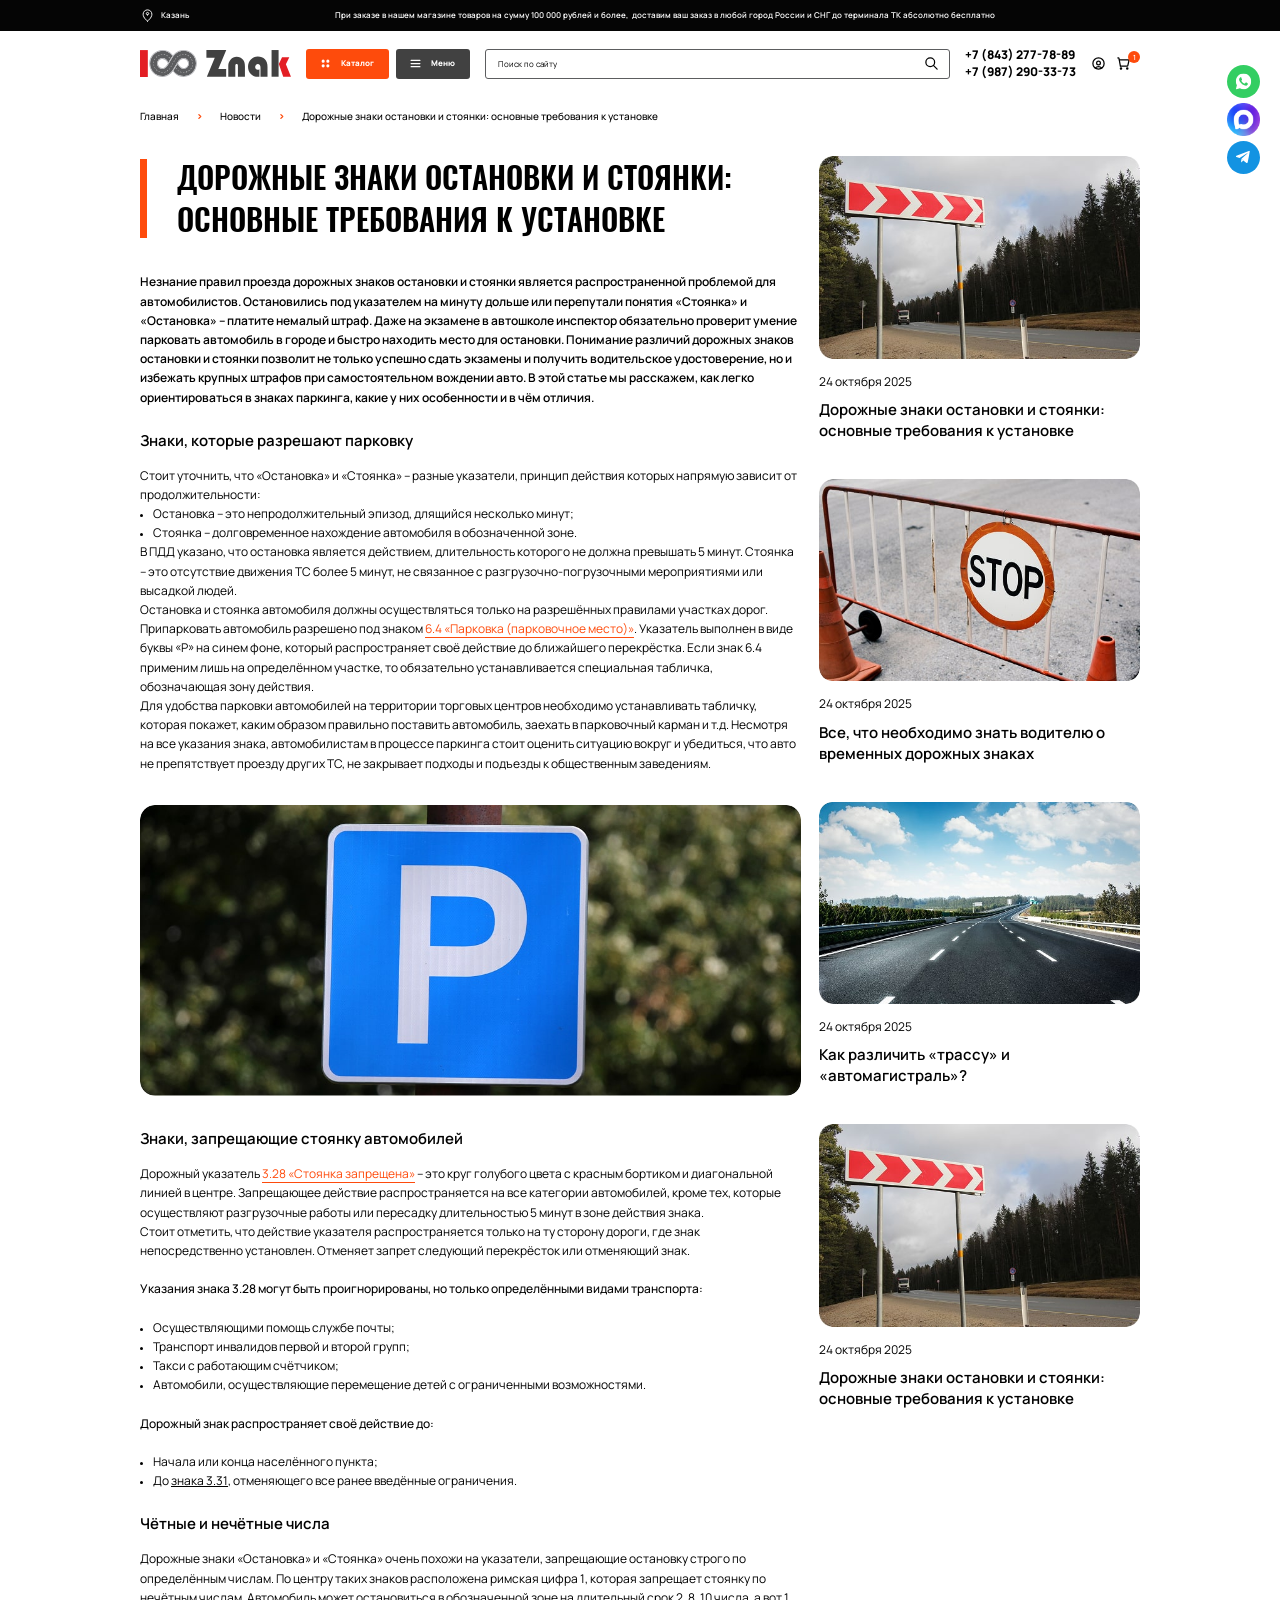
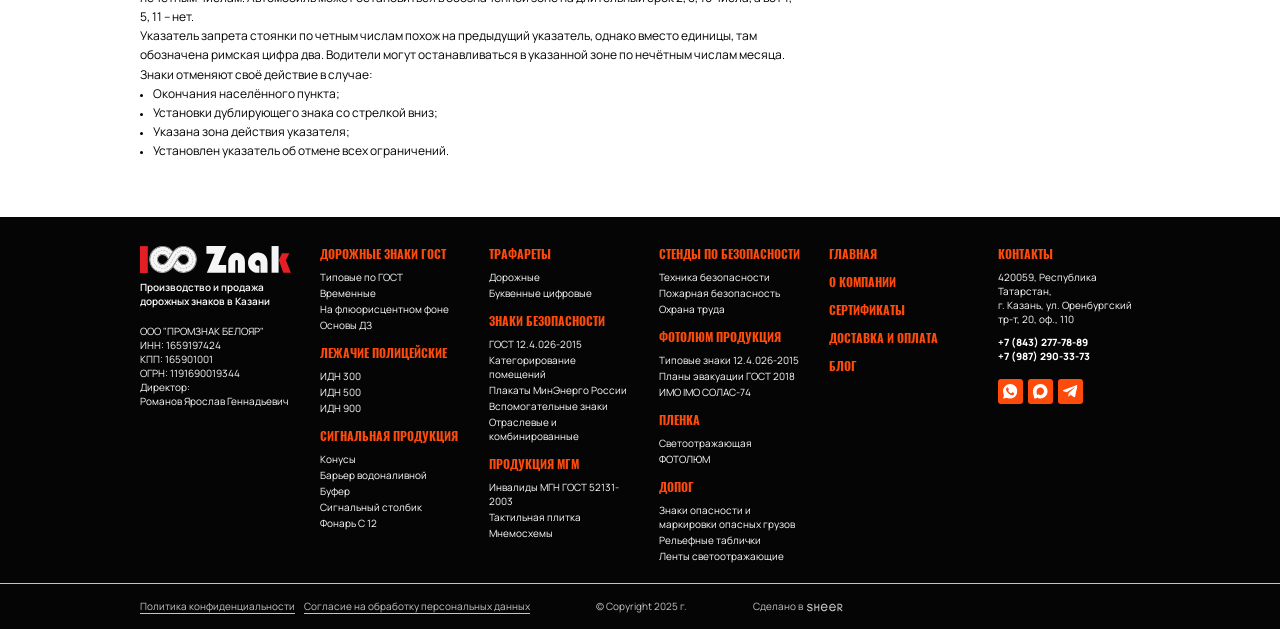
<file: article.html>
<!DOCTYPE html>
<!--[if lt IE 7]><html lang="ru" class="lt-ie9 lt-ie8 lt-ie7"><![endif]-->
<!--[if IE 7]><html lang="ru" class="lt-ie9 lt-ie8"><![endif]-->
<!--[if IE 8]><html lang="ru" class="lt-ie9"><![endif]-->
<!--[if gt IE 8]><!-->
<html lang="ru">
<!--<![endif]-->
<head>
	<meta charset="utf-8" />
	<title>Заголовок</title>
	<meta http-equiv="X-UA-Compatible" content="IE=edge" />
	<meta name="viewport" content="width=device-width, initial-scale=1, maximum-scale=1">
	<meta name="format-detection" content="telephone=no" />
	<link rel="shortcut icon" href="favicon.png" />
	<link rel="stylesheet" href="libs/bootstrap/bootstrap-grid.css" />
	<link rel="stylesheet" href="libs/fancybox-master/dist/jquery.fancybox.min.css" />
	<link rel="stylesheet" href="libs/slick-1.5.9/slick/slick.css" />
	<link rel="stylesheet" href="css/fonts.css" />
	<link rel="stylesheet" href="css/main.css?ver=1.6" />
	<link rel="stylesheet" href="css/media.css?ver=1.6" />
</head>
<body>

	<div class="wrapper"> 

		<ul class="socials-fixed">
			<li><a href="#" target="_blank"><img src="img/wp.svg" alt="alt"></a></li>
			<li><a href="#" target="_blank"><img src="img/max.png" alt="alt"></a></li>
			<li><a href="#" target="_blank"><img src="img/tg.svg" alt="alt"></a></li>
		</ul>

		<header class="header">
			<div class="header__top">
				<div class="container">
					<div class="header__head">
						<div class="header__location"><img src="img/pin.svg" alt="alt">Казань</div>
						<div class="header__info">При заказе в нашем магазине товаров на сумму 100 000 рублей и более,  доставим ваш заказ в любой город России и СНГ до терминала ТК абсолютно бесплатно</div>
					</div>
				</div>
			</div>
			<div class="header__main">
				<div class="container">
					<div class="header__wrapper">
						<a href="#" class="logo">
							<img src="img/logo.svg" alt="alt">
						</a>
						<div class="header__buttons">
							<div class="menu-wrap">
								<a href="#" class="btn-page btn-page_catalog">
									<span class="btn-page__icon"></span>
									<span>Каталог</span>
								</a>
								<div class="menu-dropdown">
									<nav class="menu">
										<ul class="menu__list">
											<li class="menu__haschild">
												<a href="#">Дорожные знаки ГОСТ <div class="menu__arrow"></div></a>
												<ul>
													<li><a href="#">Наименование 1</a></li>
													<li><a href="#">Наименование 1</a></li>
													<li><a href="#">Наименование 1</a></li>
													<li><a href="#">Наименование 1</a></li>
													<li><a href="#">Наименование 1</a></li>
													<li><a href="#">Наименование 1</a></li>
													<li><a href="#">Наименование 1</a></li>
												</ul>
											</li>
											<li class="menu__haschild">
												<a href="#">Лежачие полицейские <div class="menu__arrow"></div></a>
												<ul>
													<li><a href="#">Наименование 1</a></li>
													<li><a href="#">Наименование 1</a></li>
													<li><a href="#">Наименование 1</a></li>
													<li><a href="#">Наименование 1</a></li>
													<li><a href="#">Наименование 1</a></li>
													<li><a href="#">Наименование 1</a></li>
													<li><a href="#">Наименование 1</a></li>
												</ul>
											</li>
											<li class="menu__haschild">
												<a href="#">Сигнальная продукция <div class="menu__arrow"></div></a>
												<ul>
													<li><a href="#">Наименование 1</a></li>
													<li><a href="#">Наименование 1</a></li>
													<li><a href="#">Наименование 1</a></li>
													<li><a href="#">Наименование 1</a></li>
													<li><a href="#">Наименование 1</a></li>
													<li><a href="#">Наименование 1</a></li>
													<li><a href="#">Наименование 1</a></li>
												</ul>
											</li>
											<li class="menu__haschild">
												<a href="#">Трафареты <div class="menu__arrow"></div></a>
												<ul>
													<li><a href="#">Наименование 1</a></li>
													<li><a href="#">Наименование 1</a></li>
													<li><a href="#">Наименование 1</a></li>
													<li><a href="#">Наименование 1</a></li>
													<li><a href="#">Наименование 1</a></li>
													<li><a href="#">Наименование 1</a></li>
													<li><a href="#">Наименование 1</a></li>
												</ul>
											</li>
											<li class="menu__haschild">
												<a href="#">Знаки безопасности <div class="menu__arrow"></div></a>
												<ul>
													<li><a href="#">Наименование 1</a></li>
													<li><a href="#">Наименование 1</a></li>
													<li><a href="#">Наименование 1</a></li>
													<li><a href="#">Наименование 1</a></li>
													<li><a href="#">Наименование 1</a></li>
													<li><a href="#">Наименование 1</a></li>
													<li><a href="#">Наименование 1</a></li>
												</ul>
											</li>
											<li class="menu__haschild">
												<a href="#">Продукция МГМ <div class="menu__arrow"></div></a>
												<ul>
													<li><a href="#">Наименование 1</a></li>
													<li><a href="#">Наименование 1</a></li>
													<li><a href="#">Наименование 1</a></li>
													<li><a href="#">Наименование 1</a></li>
													<li><a href="#">Наименование 1</a></li>
													<li><a href="#">Наименование 1</a></li>
													<li><a href="#">Наименование 1</a></li>
												</ul>
											</li>
											<li class="menu__haschild">
												<a href="#">Стенды по безопасности <div class="menu__arrow"></div></a>
												<ul>
													<li><a href="#">Наименование 1</a></li>
													<li><a href="#">Наименование 1</a></li>
													<li><a href="#">Наименование 1</a></li>
													<li><a href="#">Наименование 1</a></li>
													<li><a href="#">Наименование 1</a></li>
													<li><a href="#">Наименование 1</a></li>
													<li><a href="#">Наименование 1</a></li>
												</ul>
											</li>
											<li class="menu__haschild">
												<a href="#">Фотолюм продукция <div class="menu__arrow"></div></a>
												<ul>
													<li><a href="#">Наименование 1</a></li>
													<li><a href="#">Наименование 1</a></li>
													<li><a href="#">Наименование 1</a></li>
													<li><a href="#">Наименование 1</a></li>
													<li><a href="#">Наименование 1</a></li>
													<li><a href="#">Наименование 1</a></li>
													<li><a href="#">Наименование 1</a></li>
												</ul>
											</li>
											<li class="menu__haschild">
												<a href="#">Пленка <div class="menu__arrow"></div></a>
												<ul>
													<li><a href="#">Наименование 1</a></li>
													<li><a href="#">Наименование 1</a></li>
													<li><a href="#">Наименование 1</a></li>
													<li><a href="#">Наименование 1</a></li>
													<li><a href="#">Наименование 1</a></li>
													<li><a href="#">Наименование 1</a></li>
													<li><a href="#">Наименование 1</a></li>
												</ul>
											</li>
											<li class="menu__haschild">
												<a href="#">ДОПОГ <div class="menu__arrow"></div></a>
												<ul>
													<li><a href="#">Наименование 1</a></li>
													<li><a href="#">Наименование 1</a></li>
													<li><a href="#">Наименование 1</a></li>
													<li><a href="#">Наименование 1</a></li>
													<li><a href="#">Наименование 1</a></li>
													<li><a href="#">Наименование 1</a></li>
													<li><a href="#">Наименование 1</a></li>
												</ul>
											</li>
										</ul>
									</nav>
								</div>
							</div>
							<div class="menu-wrap">
								<a href="#" class="btn-page btn-page_menu">
									<span class="btn-page__icon"></span>
									<span>Меню</span>
								</a>
								<div class="menu-dropdown menu-dropdown--main">
									<nav class="menu">
										<ul class="menu__list">
											<li><a href="#">Главная</a></li>
											<li><a href="#">О компании</a></li>
											<li><a href="#">Сертификаты</a></li>
											<li><a href="#">Доставка и оплата</a></li>
											<li><a href="#">Блог</a></li>
											<li><a href="#">Контакты</a></li>
										</ul>
									</nav>
								</div>
							</div>
						</div>
						<div class="search-main">
							<form>
								<input type="text" placeholder="Поиск по сайту" required>
								<button class="search-main__btn"></button>
							</form>
						</div>
						<ul class="phones-list">
							<li><a href="tel:+78432777889">+7 (843) 277-78-89</a></li>
							<li><a href="tel:+79872903373">+7 (987) 290-33-73</a></li>
						</ul>
						<div class="header__personal">
							<a href="#" class="btn-header">
								<img src="img/user.svg" alt="alt">
							</a>
							<a href="#" class="btn-header">
								<img src="img/cart.svg" alt="alt">
								<span class="btn-header__value">1</span>
							</a>
						</div>
						<div class="sandwich">
							<div class="sw-topper"></div>
							<div class="sw-bottom"></div>
							<div class="sw-footer"></div>
						</div>
					</div>
				</div>
			</div>
			<div class="menu-mobile">
				<div class="search-main">
					<form>
						<input type="text" placeholder="Поиск по сайту" required>
						<button class="search-main__btn"></button>
					</form>
				</div>
				<nav class="menu">
					<ul class="menu__list">
						<li><a href="#">Главная </a></li>
						<li class="menu__haschild">
							<a href="#">Каталог <div class="menu__arrow"></div></a>
							<ul>
							<li class="menu__haschild">
								<a href="#">Дорожные знаки ГОСТ <div class="menu__arrow"></div></a>
								<ul>
									<li><a href="#">Наименование 1</a></li>
									<li><a href="#">Наименование 1</a></li>
									<li><a href="#">Наименование 1</a></li>
									<li><a href="#">Наименование 1</a></li>
									<li><a href="#">Наименование 1</a></li>
									<li><a href="#">Наименование 1</a></li>
									<li><a href="#">Наименование 1</a></li>
								</ul>
							</li>
							<li class="menu__haschild">
								<a href="#">Лежачие полицейские <div class="menu__arrow"></div></a>
								<ul>
									<li><a href="#">Наименование 1</a></li>
									<li><a href="#">Наименование 1</a></li>
									<li><a href="#">Наименование 1</a></li>
									<li><a href="#">Наименование 1</a></li>
									<li><a href="#">Наименование 1</a></li>
									<li><a href="#">Наименование 1</a></li>
									<li><a href="#">Наименование 1</a></li>
								</ul>
							</li>
							<li class="menu__haschild">
								<a href="#">Сигнальная продукция <div class="menu__arrow"></div></a>
								<ul>
									<li><a href="#">Наименование 1</a></li>
									<li><a href="#">Наименование 1</a></li>
									<li><a href="#">Наименование 1</a></li>
									<li><a href="#">Наименование 1</a></li>
									<li><a href="#">Наименование 1</a></li>
									<li><a href="#">Наименование 1</a></li>
									<li><a href="#">Наименование 1</a></li>
								</ul>
							</li>
							<li class="menu__haschild">
								<a href="#">Трафареты <div class="menu__arrow"></div></a>
								<ul>
									<li><a href="#">Наименование 1</a></li>
									<li><a href="#">Наименование 1</a></li>
									<li><a href="#">Наименование 1</a></li>
									<li><a href="#">Наименование 1</a></li>
									<li><a href="#">Наименование 1</a></li>
									<li><a href="#">Наименование 1</a></li>
									<li><a href="#">Наименование 1</a></li>
								</ul>
							</li>
							<li class="menu__haschild">
								<a href="#">Знаки безопасности <div class="menu__arrow"></div></a>
								<ul>
									<li><a href="#">Наименование 1</a></li>
									<li><a href="#">Наименование 1</a></li>
									<li><a href="#">Наименование 1</a></li>
									<li><a href="#">Наименование 1</a></li>
									<li><a href="#">Наименование 1</a></li>
									<li><a href="#">Наименование 1</a></li>
									<li><a href="#">Наименование 1</a></li>
								</ul>
							</li>
							<li class="menu__haschild">
								<a href="#">Продукция МГМ <div class="menu__arrow"></div></a>
								<ul>
									<li><a href="#">Наименование 1</a></li>
									<li><a href="#">Наименование 1</a></li>
									<li><a href="#">Наименование 1</a></li>
									<li><a href="#">Наименование 1</a></li>
									<li><a href="#">Наименование 1</a></li>
									<li><a href="#">Наименование 1</a></li>
									<li><a href="#">Наименование 1</a></li>
								</ul>
							</li>
							<li class="menu__haschild">
								<a href="#">Стенды по безопасности <div class="menu__arrow"></div></a>
								<ul>
									<li><a href="#">Наименование 1</a></li>
									<li><a href="#">Наименование 1</a></li>
									<li><a href="#">Наименование 1</a></li>
									<li><a href="#">Наименование 1</a></li>
									<li><a href="#">Наименование 1</a></li>
									<li><a href="#">Наименование 1</a></li>
									<li><a href="#">Наименование 1</a></li>
								</ul>
							</li>
							<li class="menu__haschild">
								<a href="#">Фотолюм продукция <div class="menu__arrow"></div></a>
								<ul>
									<li><a href="#">Наименование 1</a></li>
									<li><a href="#">Наименование 1</a></li>
									<li><a href="#">Наименование 1</a></li>
									<li><a href="#">Наименование 1</a></li>
									<li><a href="#">Наименование 1</a></li>
									<li><a href="#">Наименование 1</a></li>
									<li><a href="#">Наименование 1</a></li>
								</ul>
							</li>
							<li class="menu__haschild">
								<a href="#">Пленка <div class="menu__arrow"></div></a>
								<ul>
									<li><a href="#">Наименование 1</a></li>
									<li><a href="#">Наименование 1</a></li>
									<li><a href="#">Наименование 1</a></li>
									<li><a href="#">Наименование 1</a></li>
									<li><a href="#">Наименование 1</a></li>
									<li><a href="#">Наименование 1</a></li>
									<li><a href="#">Наименование 1</a></li>
								</ul>
							</li>
							<li class="menu__haschild">
								<a href="#">ДОПОГ <div class="menu__arrow"></div></a>
								<ul>
									<li><a href="#">Наименование 1</a></li>
									<li><a href="#">Наименование 1</a></li>
									<li><a href="#">Наименование 1</a></li>
									<li><a href="#">Наименование 1</a></li>
									<li><a href="#">Наименование 1</a></li>
									<li><a href="#">Наименование 1</a></li>
									<li><a href="#">Наименование 1</a></li>
								</ul>
							</li>
						</ul>
						</li>
						<li><a href="#">О компании</a></li>
						<li><a href="#">Сертификаты</a></li>
						<li><a href="#">Доставка и оплата</a></li>
						<li><a href="#">Блог</a></li>
						<li><a href="#">Контакты</a></li>
					</ul>
				</nav>
				<ul class="phones-list">
					<li><a href="tel:+78432777889">+7 (843) 277-78-89</a></li>
					<li><a href="tel:+79872903373">+7 (987) 290-33-73</a></li>
				</ul>
			</div>
			<div class="menu-overlay"></div>
		</header>

		<section class="page-article">
			<div class="container">
				<ul class="breadcrumbs">
					<li><a href="#">Главная</a></li>
					<li><a href="#">Новости</a></li>
					<li>Дорожные знаки остановки и стоянки: основные требования к установке</li>
				</ul>
				<div class="row">
					<div class="col-lg-8">
						<div class="article-content">
							<h1>Дорожные знаки остановки и стоянки: основные требования к установке</h1>
							<p><strong>Незнание правил проезда дорожных знаков остановки и стоянки является распространенной проблемой для автомобилистов. Остановились под указателем на минуту дольше или перепутали понятия «Стоянка» и «Остановка» – платите немалый штраф. Даже на экзамене в автошколе инспектор обязательно проверит умение парковать автомобиль в городе и быстро находить место для остановки. Понимание различий дорожных знаков остановки и стоянки позволит не только успешно сдать экзамены и получить водительское удостоверение, но и избежать крупных штрафов при самостоятельном вождении авто. В этой статье мы расскажем, как легко ориентироваться в знаках паркинга, какие у них особенности и в чём отличия. </strong></p>
							<h2>Знаки, которые разрешают парковку</h2>
							<p>Стоит уточнить, что «Остановка» и «Стоянка» – разные указатели, принцип действия которых напрямую зависит от продолжительности:</p>
							<ul>
								<li>Остановка – это непродолжительный эпизод, длящийся несколько минут;</li>
								<li>Стоянка – долговременное нахождение автомобиля в обозначенной зоне.</li>
							</ul>
							<p>В ПДД указано, что остановка является действием, длительность которого не должна превышать 5 минут. Стоянка – это отсутствие движения ТС более 5 минут, не связанное с разгрузочно-погрузочными мероприятиями или высадкой людей.</p>
							<p>Остановка и стоянка автомобиля должны осуществляться только на разрешённых правилами участках дорог. Припарковать автомобиль разрешено под знаком <a href="https://rusdorznak.ru/standartnye-dorozhnye-znaki/informatsionnye-znaki/64-mesto-stoyanki" target="_blank">6.4 «Парковка (парковочное место)»</a>. Указатель выполнен в виде буквы «Р» на синем фоне, который распространяет своё действие до ближайшего перекрёстка. Если знак 6.4 применим лишь на определённом участке, то обязательно устанавливается специальная табличка, обозначающая зону действия.</p>
							<p>Для удобства парковки автомобилей на территории торговых центров необходимо устанавливать табличку, которая покажет, каким образом правильно поставить автомобиль, заехать в парковочный карман и т.д. Несмотря на все указания знака, автомобилистам в процессе паркинга стоит оценить ситуацию вокруг и убедиться, что авто не препятствует проезду других ТС, не закрывает подходы и подъезды к общественным заведениям.</p>
							<img src="img/article.jpg" alt="alt">
							<h2>Знаки, запрещающие стоянку автомобилей</h2>
							<p>Дорожный указатель <a href="https://rusdorznak.ru/standartnye-dorozhnye-znaki/zapreshchayushchie-znaki/328-stoyanka-zapreshhena" target="_blank">3.28 «Стоянка запрещена»</a> – это круг голубого цвета с красным бортиком и диагональной линией в центре. Запрещающее действие распространяется на все категории автомобилей, кроме тех, которые осуществляют разгрузочные работы или пересадку длительностью 5 минут в зоне действия знака.</p>
							<p>Стоит отметить, что действие указателя распространяется только на ту сторону дороги, где знак непосредственно установлен. Отменяет запрет следующий перекрёсток или отменяющий знак.</p>
							<br>
							<p><b>Указания знака 3.28 могут быть проигнорированы, но только определёнными видами транспорта:</b></p>
							<br>
							<ul>
								<li>Осуществляющими помощь службе почты;</li>
								<li>Транспорт инвалидов первой и второй групп;</li>
								<li>Такси с работающим счётчиком;</li>
								<li>Автомобили, осуществляющие перемещение детей с ограниченными возможностями.</li>
							</ul>
							<br>
							<p><b>Дорожный знак распространяет своё действие до:</b></p>
							<br>
							<ul>
								<li>Начала или конца населённого пункта;</li>
								<li>До <u>знака 3.31</u>, отменяющего все ранее введённые ограничения.</li>
							</ul>
							<h2>Чётные и нечётные числа</h2>
							<p>Дорожные знаки «Остановка» и «Стоянка» очень похожи на указатели, запрещающие остановку строго по определённым числам. По центру таких знаков расположена римская цифра 1, которая запрещает стоянку по нечётным числам. Автомобиль может остановиться в обозначенной зоне на длительный срок 2, 8, 10 числа, а вот 1, 5, 11 – нет.</p>
							<p>Указатель запрета стоянки по четным числам похож на предыдущий указатель, однако вместо единицы, там обозначена римская цифра два. Водители могут останавливаться в указанной зоне по нечётным числам месяца.</p>
							<p>Знаки отменяют своё действие в случае:</p>
							<ul>
								<li>Окончания населённого пункта;</li>
								<li>Установки дублирующего знака со стрелкой вниз;</li>
								<li>Указана зона действия указателя;</li>
								<li>Установлен указатель об отмене всех ограничений.</li>
							</ul>
						</div>
					</div>
					<div class="col-lg-4">
						<div class="row row_news">
							<div class="col-lg-12 col-md-6">
								<a href="#" class="item-news">
									<span class="item-news__image">
										<img src="img/news4.jpg" alt="alt">
									</span>
									<span class="item-news__date">24 октября 2025</span>
									<span class="item-news__title">Дорожные знаки остановки и стоянки: основные требования к установке</span>
								</a>
							</div>
							<div class="col-lg-12 col-md-6">
								<a href="#" class="item-news">
									<span class="item-news__image">
										<img src="img/news2.jpg" alt="alt">
									</span>
									<span class="item-news__date">24 октября 2025</span>
									<span class="item-news__title">Все, что необходимо знать водителю о временных дорожных знаках</span>
								</a>
							</div>
							<div class="col-lg-12 col-md-6">
								<a href="#" class="item-news">
									<span class="item-news__image">
										<img src="img/news1.jpg" alt="alt">
									</span>
									<span class="item-news__date">24 октября 2025</span>
									<span class="item-news__title">Как различить «трассу» и «автомагистраль»?</span>
								</a>
							</div>
							<div class="col-lg-12 col-md-6">
								<a href="#" class="item-news">
									<span class="item-news__image">
										<img src="img/news4.jpg" alt="alt">
									</span>
									<span class="item-news__date">24 октября 2025</span>
									<span class="item-news__title">Дорожные знаки остановки и стоянки: основные требования к установке</span>
								</a>
							</div>
						</div>
					</div>
				</div>
			</div>
		</section>

		<footer class="footer">
			<div class="container">
				<div class="row">
					<div class="col-lg-2">
						<a href="#" class="logo">
							<img src="img/logo2.svg" alt="alt">
						</a>
						<div class="logo-descr">Производство и продажа дорожных знаков в Казани</div>
						<div class="requisites">
							<p>ООО "ПРОМЗНАК БЕЛОЯР"</p>
							<p>ИНН: 1659197424</p>
							<p>КПП: 165901001</p>
							<p>ОГРН: 1191690019344</p>
							<p>Директор: </p>
							<p>Романов Ярослав Геннадьевич</p>
						</div>
					</div>
					<div class="col-lg-6">
						<div class="footer__title footer__title_haschild show-mob">Каталог</div>
						<div class="footer__content">
							<div class="row">
								<div class="col-lg-4">
									<div class="footer__column">
										<div class="footer__title">Дорожные знаки ГОСТ</div>
										<ul class="footer__nav">
											<li><a href="#">Типовые по ГОСТ</a></li>
											<li><a href="#">Временные</a></li>
											<li><a href="#">На флюорисцентном фоне</a></li>
											<li><a href="#">Основы ДЗ</a></li>
										</ul>
										<div class="footer__title">Лежачие полицейские</div>
										<ul class="footer__nav">
											<li><a href="#">ИДН 300</a></li>
											<li><a href="#">ИДН 500</a></li>
											<li><a href="#">ИДН 900</a></li>
										</ul>
										<div class="footer__title">Сигнальная продукция</div>
										<ul class="footer__nav">
											<li><a href="#">Конусы </a></li>
											<li><a href="#">Барьер водоналивной</a></li>
											<li><a href="#">Буфер</a></li>
											<li><a href="#">Сигнальный столбик</a></li>
											<li><a href="#">Фонарь С 12</a></li>
										</ul>
									</div>
								</div>
								<div class="col-lg-4">
									<div class="footer__column">
										<div class="footer__title">Трафареты</div>
										<ul class="footer__nav">
											<li><a href="#">Дорожные</a></li>
											<li><a href="#">Буквенные цифровые</a></li>
										</ul>
										<div class="footer__title">Знаки безопасности</div>
										<ul class="footer__nav">
											<li><a href="#">ГОСТ 12.4.026-2015</a></li>
											<li><a href="#">Категорирование помещений</a></li>
											<li><a href="#">Плакаты МинЭнерго России</a></li>
											<li><a href="#">Вспомогательные знаки</a></li>
											<li><a href="#">Отраслевые и комбинированные</a></li>
										</ul>
										<div class="footer__title">Продукция МГМ</div>
										<ul class="footer__nav">
											<li><a href="#">Инвалиды МГН ГОСТ 52131-2003</a></li>
											<li><a href="#">Тактильная плитка</a></li>
											<li><a href="#">Мнемосхемы</a></li>
										</ul>
									</div>
								</div>
								<div class="col-lg-4">
									<div class="footer__column">
										<div class="footer__title">Стенды по безопасности</div>
										<ul class="footer__nav">
											<li><a href="#">Техника безопасности</a></li>
											<li><a href="#">Пожарная безопасность</a></li>
											<li><a href="#">Охрана труда</a></li>
										</ul>
										<div class="footer__title">ФОТОЛЮМ продукция</div>
										<ul class="footer__nav">
											<li><a href="#">Типовые знаки 12.4.026-2015</a></li>
											<li><a href="#">Планы эвакуации ГОСТ 2018</a></li>
											<li><a href="#">ИМО IMO СОЛАС-74</a></li>
										</ul>
										<div class="footer__title">Пленка</div>
										<ul class="footer__nav">
											<li><a href="#">Светоотражающая</a></li>
											<li><a href="#">ФОТОЛЮМ</a></li>
										</ul>
										<div class="footer__title">Допог</div>
										<ul class="footer__nav">
											<li><a href="#">Знаки опасности и маркировки опасных грузов</a></li>
											<li><a href="#">Рельефные таблички</a></li>
											<li><a href="#">Ленты светоотражающие</a></li>
										</ul>
									</div>
								</div>
							</div>
						</div>
					</div>
					<div class="col-lg-2">
						<div class="footer__column">
							<ul class="footer__nav footer__nav_big">
								<li><a href="#">Главная </a></li>
								<li><a href="#">О компании</a></li>
								<li><a href="#">Сертификаты</a></li>
								<li><a href="#">Доставка и оплата</a></li>
								<li><a href="#">Блог</a></li>
							</ul>
						</div>
					</div>
					<div class="col-lg-2">
						<div class="footer__column">
							<div class="footer__title">Контакты</div>
							<p>420059, Республика Татарстан, <br>г. Казань, ул. Оренбургский тр-т, 20, оф., 110</p>
							<ul class="phones-list">
								<li><a href="tel:+78432777889">+7 (843) 277-78-89</a></li>
								<li><a href="tel:+79872903373">+7 (987) 290-33-73</a></li>
							</ul>
							<ul class="socials-list">
								<li><a href="#" target="_blank"><img src="img/soc_wp.svg" alt="alt"></a></li>
								<li><a href="#" target="_blank"><img src="img/soc_max.svg" alt="alt"></a></li>
								<li><a href="#" target="_blank"><img src="img/soc_tg.svg" alt="alt"></a></li>
							</ul>
						</div>
					</div>
				</div>
			</div>
			<div class="footer__bottom">
				<div class="container">
					<div class="footer__wrapper">
						<div class="footer__links">
							<a href="#">Политика конфиденциальности</a>
							<a href="#">Согласие на обработку персональных данных</a>
						</div>
						<div class="copyright">© Copyright 2025 г.</div>
						<div class="create">Сделано в <a href="#" target="_blank"><img src="img/sheer.svg" alt="alt"></a></div>
					</div>
				</div>
			</div>
		</footer>
		
	</div>


	<script src="libs/jquery/jquery-3.6.0.min.js"></script>
	<script src="libs/fancybox-master/dist/jquery.fancybox.min.js"></script>
	<script src="libs/slick-1.5.9/slick/slick.min.js"></script>
	<script src="libs/mask/jquery.maskedinput.js"></script>
	<script src="js/common.js?ver=1.6"></script>
	<!-- Yandex.Metrika counter --><!-- /Yandex.Metrika counter -->
	<!-- Google Analytics counter --><!-- /Google Analytics counter -->
</body>
</html>
</file>
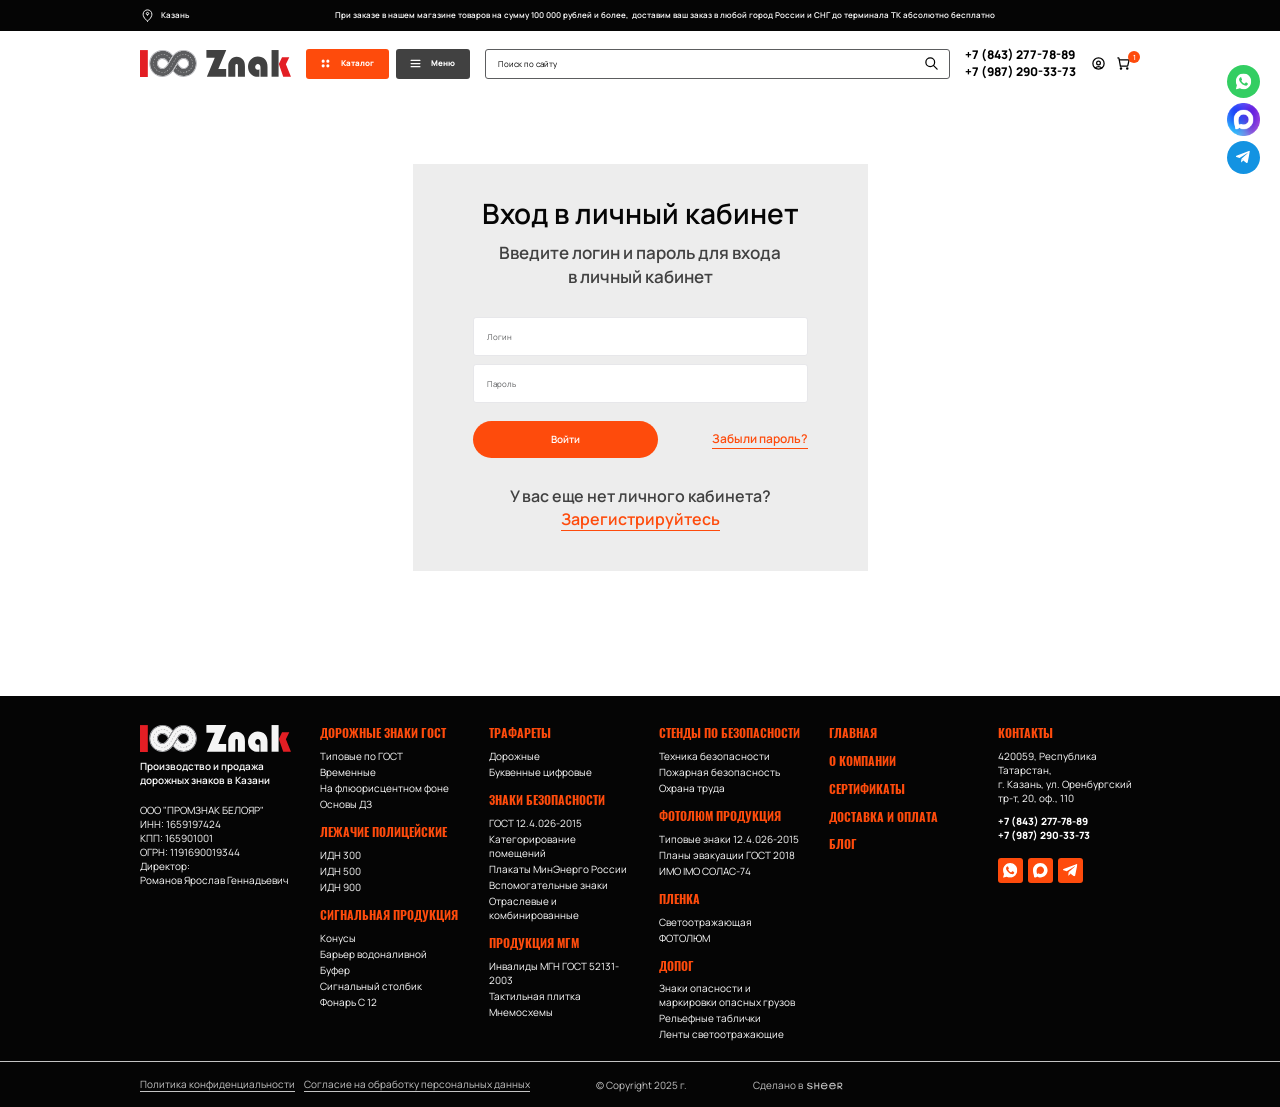
<file: authorization.html>
<!DOCTYPE html>
<!--[if lt IE 7]><html lang="ru" class="lt-ie9 lt-ie8 lt-ie7"><![endif]-->
<!--[if IE 7]><html lang="ru" class="lt-ie9 lt-ie8"><![endif]-->
<!--[if IE 8]><html lang="ru" class="lt-ie9"><![endif]-->
<!--[if gt IE 8]><!-->
<html lang="ru">
<!--<![endif]-->
<head>
	<meta charset="utf-8" />
	<title>Заголовок</title>
	<meta http-equiv="X-UA-Compatible" content="IE=edge" />
	<meta name="viewport" content="width=device-width, initial-scale=1, maximum-scale=1">
	<meta name="format-detection" content="telephone=no" />
	<link rel="shortcut icon" href="favicon.png" />
	<link rel="stylesheet" href="libs/bootstrap/bootstrap-grid.css" />
	<link rel="stylesheet" href="libs/fancybox-master/dist/jquery.fancybox.min.css" />
	<link rel="stylesheet" href="libs/slick-1.5.9/slick/slick.css" />
	<link rel="stylesheet" href="css/fonts.css" />
	<link rel="stylesheet" href="css/main.css?ver=1.7" />
	<link rel="stylesheet" href="css/media.css?ver=1.7" />
</head>
<body> 

	<div class="wrapper">  

		<ul class="socials-fixed">
			<li><a href="#" target="_blank"><img src="img/wp.svg" alt="alt"></a></li>
			<li><a href="#" target="_blank"><img src="img/max.png" alt="alt"></a></li>
			<li><a href="#" target="_blank"><img src="img/tg.svg" alt="alt"></a></li>
		</ul>

		<header class="header">
			<div class="header__top">
				<div class="container">
					<div class="header__head">
						<div class="header__location"><img src="img/pin.svg" alt="alt">Казань</div>
						<div class="header__info">При заказе в нашем магазине товаров на сумму 100 000 рублей и более,  доставим ваш заказ в любой город России и СНГ до терминала ТК абсолютно бесплатно</div>
					</div>
				</div>
			</div>
			<div class="header__main">
				<div class="container">
					<div class="header__wrapper">
						<a href="#" class="logo">
							<img src="img/logo.svg" alt="alt">
						</a>
						<div class="header__buttons">
							<div class="menu-wrap">
								<a href="#" class="btn-page btn-page_catalog">
									<span class="btn-page__icon"></span>
									<span>Каталог</span>
								</a>
								<div class="menu-dropdown">
									<nav class="menu">
										<ul class="menu__list">
											<li class="menu__haschild">
												<a href="#">Дорожные знаки ГОСТ <div class="menu__arrow"></div></a>
												<ul>
													<li><a href="#">Наименование 1</a></li>
													<li><a href="#">Наименование 1</a></li>
													<li><a href="#">Наименование 1</a></li>
													<li><a href="#">Наименование 1</a></li>
													<li><a href="#">Наименование 1</a></li>
													<li><a href="#">Наименование 1</a></li>
													<li><a href="#">Наименование 1</a></li>
												</ul>
											</li>
											<li class="menu__haschild">
												<a href="#">Лежачие полицейские <div class="menu__arrow"></div></a>
												<ul>
													<li><a href="#">Наименование 1</a></li>
													<li><a href="#">Наименование 1</a></li>
													<li><a href="#">Наименование 1</a></li>
													<li><a href="#">Наименование 1</a></li>
													<li><a href="#">Наименование 1</a></li>
													<li><a href="#">Наименование 1</a></li>
													<li><a href="#">Наименование 1</a></li>
												</ul>
											</li>
											<li class="menu__haschild">
												<a href="#">Сигнальная продукция <div class="menu__arrow"></div></a>
												<ul>
													<li><a href="#">Наименование 1</a></li>
													<li><a href="#">Наименование 1</a></li>
													<li><a href="#">Наименование 1</a></li>
													<li><a href="#">Наименование 1</a></li>
													<li><a href="#">Наименование 1</a></li>
													<li><a href="#">Наименование 1</a></li>
													<li><a href="#">Наименование 1</a></li>
												</ul>
											</li>
											<li class="menu__haschild">
												<a href="#">Трафареты <div class="menu__arrow"></div></a>
												<ul>
													<li><a href="#">Наименование 1</a></li>
													<li><a href="#">Наименование 1</a></li>
													<li><a href="#">Наименование 1</a></li>
													<li><a href="#">Наименование 1</a></li>
													<li><a href="#">Наименование 1</a></li>
													<li><a href="#">Наименование 1</a></li>
													<li><a href="#">Наименование 1</a></li>
												</ul>
											</li>
											<li class="menu__haschild">
												<a href="#">Знаки безопасности <div class="menu__arrow"></div></a>
												<ul>
													<li><a href="#">Наименование 1</a></li>
													<li><a href="#">Наименование 1</a></li>
													<li><a href="#">Наименование 1</a></li>
													<li><a href="#">Наименование 1</a></li>
													<li><a href="#">Наименование 1</a></li>
													<li><a href="#">Наименование 1</a></li>
													<li><a href="#">Наименование 1</a></li>
												</ul>
											</li>
											<li class="menu__haschild">
												<a href="#">Продукция МГМ <div class="menu__arrow"></div></a>
												<ul>
													<li><a href="#">Наименование 1</a></li>
													<li><a href="#">Наименование 1</a></li>
													<li><a href="#">Наименование 1</a></li>
													<li><a href="#">Наименование 1</a></li>
													<li><a href="#">Наименование 1</a></li>
													<li><a href="#">Наименование 1</a></li>
													<li><a href="#">Наименование 1</a></li>
												</ul>
											</li>
											<li class="menu__haschild">
												<a href="#">Стенды по безопасности <div class="menu__arrow"></div></a>
												<ul>
													<li><a href="#">Наименование 1</a></li>
													<li><a href="#">Наименование 1</a></li>
													<li><a href="#">Наименование 1</a></li>
													<li><a href="#">Наименование 1</a></li>
													<li><a href="#">Наименование 1</a></li>
													<li><a href="#">Наименование 1</a></li>
													<li><a href="#">Наименование 1</a></li>
												</ul>
											</li>
											<li class="menu__haschild">
												<a href="#">Фотолюм продукция <div class="menu__arrow"></div></a>
												<ul>
													<li><a href="#">Наименование 1</a></li>
													<li><a href="#">Наименование 1</a></li>
													<li><a href="#">Наименование 1</a></li>
													<li><a href="#">Наименование 1</a></li>
													<li><a href="#">Наименование 1</a></li>
													<li><a href="#">Наименование 1</a></li>
													<li><a href="#">Наименование 1</a></li>
												</ul>
											</li>
											<li class="menu__haschild">
												<a href="#">Пленка <div class="menu__arrow"></div></a>
												<ul>
													<li><a href="#">Наименование 1</a></li>
													<li><a href="#">Наименование 1</a></li>
													<li><a href="#">Наименование 1</a></li>
													<li><a href="#">Наименование 1</a></li>
													<li><a href="#">Наименование 1</a></li>
													<li><a href="#">Наименование 1</a></li>
													<li><a href="#">Наименование 1</a></li>
												</ul>
											</li>
											<li class="menu__haschild">
												<a href="#">ДОПОГ <div class="menu__arrow"></div></a>
												<ul>
													<li><a href="#">Наименование 1</a></li>
													<li><a href="#">Наименование 1</a></li>
													<li><a href="#">Наименование 1</a></li>
													<li><a href="#">Наименование 1</a></li>
													<li><a href="#">Наименование 1</a></li>
													<li><a href="#">Наименование 1</a></li>
													<li><a href="#">Наименование 1</a></li>
												</ul>
											</li>
										</ul>
									</nav>
								</div>
							</div>
							<div class="menu-wrap">
								<a href="#" class="btn-page btn-page_menu">
									<span class="btn-page__icon"></span>
									<span>Меню</span>
								</a>
								<div class="menu-dropdown menu-dropdown--main">
									<nav class="menu">
										<ul class="menu__list">
											<li><a href="#">Главная</a></li>
											<li><a href="#">О компании</a></li>
											<li><a href="#">Сертификаты</a></li>
											<li><a href="#">Доставка и оплата</a></li>
											<li><a href="#">Блог</a></li>
											<li><a href="#">Контакты</a></li>
										</ul>
									</nav>
								</div>
							</div>
						</div>
						<div class="search-main">
							<form>
								<input type="text" placeholder="Поиск по сайту" required>
								<button class="search-main__btn"></button>
							</form>
						</div>
						<ul class="phones-list">
							<li><a href="tel:+78432777889">+7 (843) 277-78-89</a></li>
							<li><a href="tel:+79872903373">+7 (987) 290-33-73</a></li>
						</ul>
						<div class="header__personal">
							<a href="#" class="btn-header">
								<img src="img/user.svg" alt="alt">
							</a>
							<a href="#" class="btn-header">
								<img src="img/cart.svg" alt="alt">
								<span class="btn-header__value">1</span>
							</a>
						</div>
						<div class="sandwich">
							<div class="sw-topper"></div>
							<div class="sw-bottom"></div>
							<div class="sw-footer"></div>
						</div>
					</div>
				</div>
			</div>
			<div class="menu-mobile">
				<div class="search-main">
					<form>
						<input type="text" placeholder="Поиск по сайту" required>
						<button class="search-main__btn"></button>
					</form>
				</div>
				<nav class="menu">
					<ul class="menu__list">
						<li><a href="#">Главная </a></li>
						<li class="menu__haschild">
							<a href="#">Каталог <div class="menu__arrow"></div></a>
							<ul>
							<li class="menu__haschild">
								<a href="#">Дорожные знаки ГОСТ <div class="menu__arrow"></div></a>
								<ul>
									<li><a href="#">Наименование 1</a></li>
									<li><a href="#">Наименование 1</a></li>
									<li><a href="#">Наименование 1</a></li>
									<li><a href="#">Наименование 1</a></li>
									<li><a href="#">Наименование 1</a></li>
									<li><a href="#">Наименование 1</a></li>
									<li><a href="#">Наименование 1</a></li>
								</ul>
							</li>
							<li class="menu__haschild">
								<a href="#">Лежачие полицейские <div class="menu__arrow"></div></a>
								<ul>
									<li><a href="#">Наименование 1</a></li>
									<li><a href="#">Наименование 1</a></li>
									<li><a href="#">Наименование 1</a></li>
									<li><a href="#">Наименование 1</a></li>
									<li><a href="#">Наименование 1</a></li>
									<li><a href="#">Наименование 1</a></li>
									<li><a href="#">Наименование 1</a></li>
								</ul>
							</li>
							<li class="menu__haschild">
								<a href="#">Сигнальная продукция <div class="menu__arrow"></div></a>
								<ul>
									<li><a href="#">Наименование 1</a></li>
									<li><a href="#">Наименование 1</a></li>
									<li><a href="#">Наименование 1</a></li>
									<li><a href="#">Наименование 1</a></li>
									<li><a href="#">Наименование 1</a></li>
									<li><a href="#">Наименование 1</a></li>
									<li><a href="#">Наименование 1</a></li>
								</ul>
							</li>
							<li class="menu__haschild">
								<a href="#">Трафареты <div class="menu__arrow"></div></a>
								<ul>
									<li><a href="#">Наименование 1</a></li>
									<li><a href="#">Наименование 1</a></li>
									<li><a href="#">Наименование 1</a></li>
									<li><a href="#">Наименование 1</a></li>
									<li><a href="#">Наименование 1</a></li>
									<li><a href="#">Наименование 1</a></li>
									<li><a href="#">Наименование 1</a></li>
								</ul>
							</li>
							<li class="menu__haschild">
								<a href="#">Знаки безопасности <div class="menu__arrow"></div></a>
								<ul>
									<li><a href="#">Наименование 1</a></li>
									<li><a href="#">Наименование 1</a></li>
									<li><a href="#">Наименование 1</a></li>
									<li><a href="#">Наименование 1</a></li>
									<li><a href="#">Наименование 1</a></li>
									<li><a href="#">Наименование 1</a></li>
									<li><a href="#">Наименование 1</a></li>
								</ul>
							</li>
							<li class="menu__haschild">
								<a href="#">Продукция МГМ <div class="menu__arrow"></div></a>
								<ul>
									<li><a href="#">Наименование 1</a></li>
									<li><a href="#">Наименование 1</a></li>
									<li><a href="#">Наименование 1</a></li>
									<li><a href="#">Наименование 1</a></li>
									<li><a href="#">Наименование 1</a></li>
									<li><a href="#">Наименование 1</a></li>
									<li><a href="#">Наименование 1</a></li>
								</ul>
							</li>
							<li class="menu__haschild">
								<a href="#">Стенды по безопасности <div class="menu__arrow"></div></a>
								<ul>
									<li><a href="#">Наименование 1</a></li>
									<li><a href="#">Наименование 1</a></li>
									<li><a href="#">Наименование 1</a></li>
									<li><a href="#">Наименование 1</a></li>
									<li><a href="#">Наименование 1</a></li>
									<li><a href="#">Наименование 1</a></li>
									<li><a href="#">Наименование 1</a></li>
								</ul>
							</li>
							<li class="menu__haschild">
								<a href="#">Фотолюм продукция <div class="menu__arrow"></div></a>
								<ul>
									<li><a href="#">Наименование 1</a></li>
									<li><a href="#">Наименование 1</a></li>
									<li><a href="#">Наименование 1</a></li>
									<li><a href="#">Наименование 1</a></li>
									<li><a href="#">Наименование 1</a></li>
									<li><a href="#">Наименование 1</a></li>
									<li><a href="#">Наименование 1</a></li>
								</ul>
							</li>
							<li class="menu__haschild">
								<a href="#">Пленка <div class="menu__arrow"></div></a>
								<ul>
									<li><a href="#">Наименование 1</a></li>
									<li><a href="#">Наименование 1</a></li>
									<li><a href="#">Наименование 1</a></li>
									<li><a href="#">Наименование 1</a></li>
									<li><a href="#">Наименование 1</a></li>
									<li><a href="#">Наименование 1</a></li>
									<li><a href="#">Наименование 1</a></li>
								</ul>
							</li>
							<li class="menu__haschild">
								<a href="#">ДОПОГ <div class="menu__arrow"></div></a>
								<ul>
									<li><a href="#">Наименование 1</a></li>
									<li><a href="#">Наименование 1</a></li>
									<li><a href="#">Наименование 1</a></li>
									<li><a href="#">Наименование 1</a></li>
									<li><a href="#">Наименование 1</a></li>
									<li><a href="#">Наименование 1</a></li>
									<li><a href="#">Наименование 1</a></li>
								</ul>
							</li>
						</ul>
						</li>
						<li><a href="#">О компании</a></li>
						<li><a href="#">Сертификаты</a></li>
						<li><a href="#">Доставка и оплата</a></li>
						<li><a href="#">Блог</a></li>
						<li><a href="#">Контакты</a></li>
					</ul>
				</nav>
				<ul class="phones-list">
					<li><a href="tel:+78432777889">+7 (843) 277-78-89</a></li>
					<li><a href="tel:+79872903373">+7 (987) 290-33-73</a></li>
				</ul>
			</div>
			<div class="menu-overlay"></div>
		</header>

		<section class="page-authorization">
			<div class="container">
				<div class="form-personal">
					<div class="form-personal__title">Вход в личный кабинет</div>
					<div class="form-personal__descr">Введите логин и пароль для входа <br>в личный кабинет</div>
					<form>
						<div class="item-form">
							<input type="text" placeholder="Логин" required>
						</div>
						<div class="item-form">
							<input type="password" placeholder="Пароль" required>
						</div>
						<div class="form-personal__buttons">
							<a href="#" class="btn-main btn-main_secondary">Войти</a>
							<a href="#" class="link-page">Забыли пароль?</a>
						</div>
						<div class="form-personal__bottom">
							<p>У вас еще нет личного кабинета? <a href="#">Зарегистрируйтесь</a></p>
						</div>
					</form>
				</div>				
			</div>
		</section>

		<footer class="footer">
			<div class="container">
				<div class="row">
					<div class="col-lg-2">
						<a href="#" class="logo">
							<img src="img/logo2.svg" alt="alt">
						</a>
						<div class="logo-descr">Производство и продажа дорожных знаков в Казани</div>
						<div class="requisites">
							<p>ООО "ПРОМЗНАК БЕЛОЯР"</p>
							<p>ИНН: 1659197424</p>
							<p>КПП: 165901001</p>
							<p>ОГРН: 1191690019344</p>
							<p>Директор: </p>
							<p>Романов Ярослав Геннадьевич</p>
						</div>
					</div>
					<div class="col-lg-6">
						<div class="footer__title footer__title_haschild show-mob">Каталог</div>
						<div class="footer__content">
							<div class="row">
								<div class="col-lg-4">
									<div class="footer__column">
										<div class="footer__title">Дорожные знаки ГОСТ</div>
										<ul class="footer__nav">
											<li><a href="#">Типовые по ГОСТ</a></li>
											<li><a href="#">Временные</a></li>
											<li><a href="#">На флюорисцентном фоне</a></li>
											<li><a href="#">Основы ДЗ</a></li>
										</ul>
										<div class="footer__title">Лежачие полицейские</div>
										<ul class="footer__nav">
											<li><a href="#">ИДН 300</a></li>
											<li><a href="#">ИДН 500</a></li>
											<li><a href="#">ИДН 900</a></li>
										</ul>
										<div class="footer__title">Сигнальная продукция</div>
										<ul class="footer__nav">
											<li><a href="#">Конусы </a></li>
											<li><a href="#">Барьер водоналивной</a></li>
											<li><a href="#">Буфер</a></li>
											<li><a href="#">Сигнальный столбик</a></li>
											<li><a href="#">Фонарь С 12</a></li>
										</ul>
									</div>
								</div>
								<div class="col-lg-4">
									<div class="footer__column">
										<div class="footer__title">Трафареты</div>
										<ul class="footer__nav">
											<li><a href="#">Дорожные</a></li>
											<li><a href="#">Буквенные цифровые</a></li>
										</ul>
										<div class="footer__title">Знаки безопасности</div>
										<ul class="footer__nav">
											<li><a href="#">ГОСТ 12.4.026-2015</a></li>
											<li><a href="#">Категорирование помещений</a></li>
											<li><a href="#">Плакаты МинЭнерго России</a></li>
											<li><a href="#">Вспомогательные знаки</a></li>
											<li><a href="#">Отраслевые и комбинированные</a></li>
										</ul>
										<div class="footer__title">Продукция МГМ</div>
										<ul class="footer__nav">
											<li><a href="#">Инвалиды МГН ГОСТ 52131-2003</a></li>
											<li><a href="#">Тактильная плитка</a></li>
											<li><a href="#">Мнемосхемы</a></li>
										</ul>
									</div>
								</div>
								<div class="col-lg-4">
									<div class="footer__column">
										<div class="footer__title">Стенды по безопасности</div>
										<ul class="footer__nav">
											<li><a href="#">Техника безопасности</a></li>
											<li><a href="#">Пожарная безопасность</a></li>
											<li><a href="#">Охрана труда</a></li>
										</ul>
										<div class="footer__title">ФОТОЛЮМ продукция</div>
										<ul class="footer__nav">
											<li><a href="#">Типовые знаки 12.4.026-2015</a></li>
											<li><a href="#">Планы эвакуации ГОСТ 2018</a></li>
											<li><a href="#">ИМО IMO СОЛАС-74</a></li>
										</ul>
										<div class="footer__title">Пленка</div>
										<ul class="footer__nav">
											<li><a href="#">Светоотражающая</a></li>
											<li><a href="#">ФОТОЛЮМ</a></li>
										</ul>
										<div class="footer__title">Допог</div>
										<ul class="footer__nav">
											<li><a href="#">Знаки опасности и маркировки опасных грузов</a></li>
											<li><a href="#">Рельефные таблички</a></li>
											<li><a href="#">Ленты светоотражающие</a></li>
										</ul>
									</div>
								</div>
							</div>
						</div>
					</div>
					<div class="col-lg-2">
						<div class="footer__column">
							<ul class="footer__nav footer__nav_big">
								<li><a href="#">Главная </a></li>
								<li><a href="#">О компании</a></li>
								<li><a href="#">Сертификаты</a></li>
								<li><a href="#">Доставка и оплата</a></li>
								<li><a href="#">Блог</a></li>
							</ul>
						</div>
					</div>
					<div class="col-lg-2">
						<div class="footer__column">
							<div class="footer__title">Контакты</div>
							<p>420059, Республика Татарстан, <br>г. Казань, ул. Оренбургский тр-т, 20, оф., 110</p>
							<ul class="phones-list">
								<li><a href="tel:+78432777889">+7 (843) 277-78-89</a></li>
								<li><a href="tel:+79872903373">+7 (987) 290-33-73</a></li>
							</ul>
							<ul class="socials-list">
								<li><a href="#" target="_blank"><img src="img/soc_wp.svg" alt="alt"></a></li>
								<li><a href="#" target="_blank"><img src="img/soc_max.svg" alt="alt"></a></li>
								<li><a href="#" target="_blank"><img src="img/soc_tg.svg" alt="alt"></a></li>
							</ul>
						</div>
					</div>
				</div>
			</div>
			<div class="footer__bottom">
				<div class="container">
					<div class="footer__wrapper">
						<div class="footer__links">
							<a href="#">Политика конфиденциальности</a>
							<a href="#">Согласие на обработку персональных данных</a>
						</div>
						<div class="copyright">© Copyright 2025 г.</div>
						<div class="create">Сделано в <a href="#" target="_blank"><img src="img/sheer.svg" alt="alt"></a></div>
					</div>
				</div>
			</div>
		</footer>
		
	</div>


	<script src="libs/jquery/jquery-3.6.0.min.js"></script>
	<script src="libs/fancybox-master/dist/jquery.fancybox.min.js"></script>
	<script src="libs/slick-1.5.9/slick/slick.min.js"></script>
	<script src="libs/mask/jquery.maskedinput.js"></script>
	<script src="js/common.js?ver=1.7"></script>
	<!-- Yandex.Metrika counter --><!-- /Yandex.Metrika counter -->
	<!-- Google Analytics counter --><!-- /Google Analytics counter -->
</body>
</html>
</file>
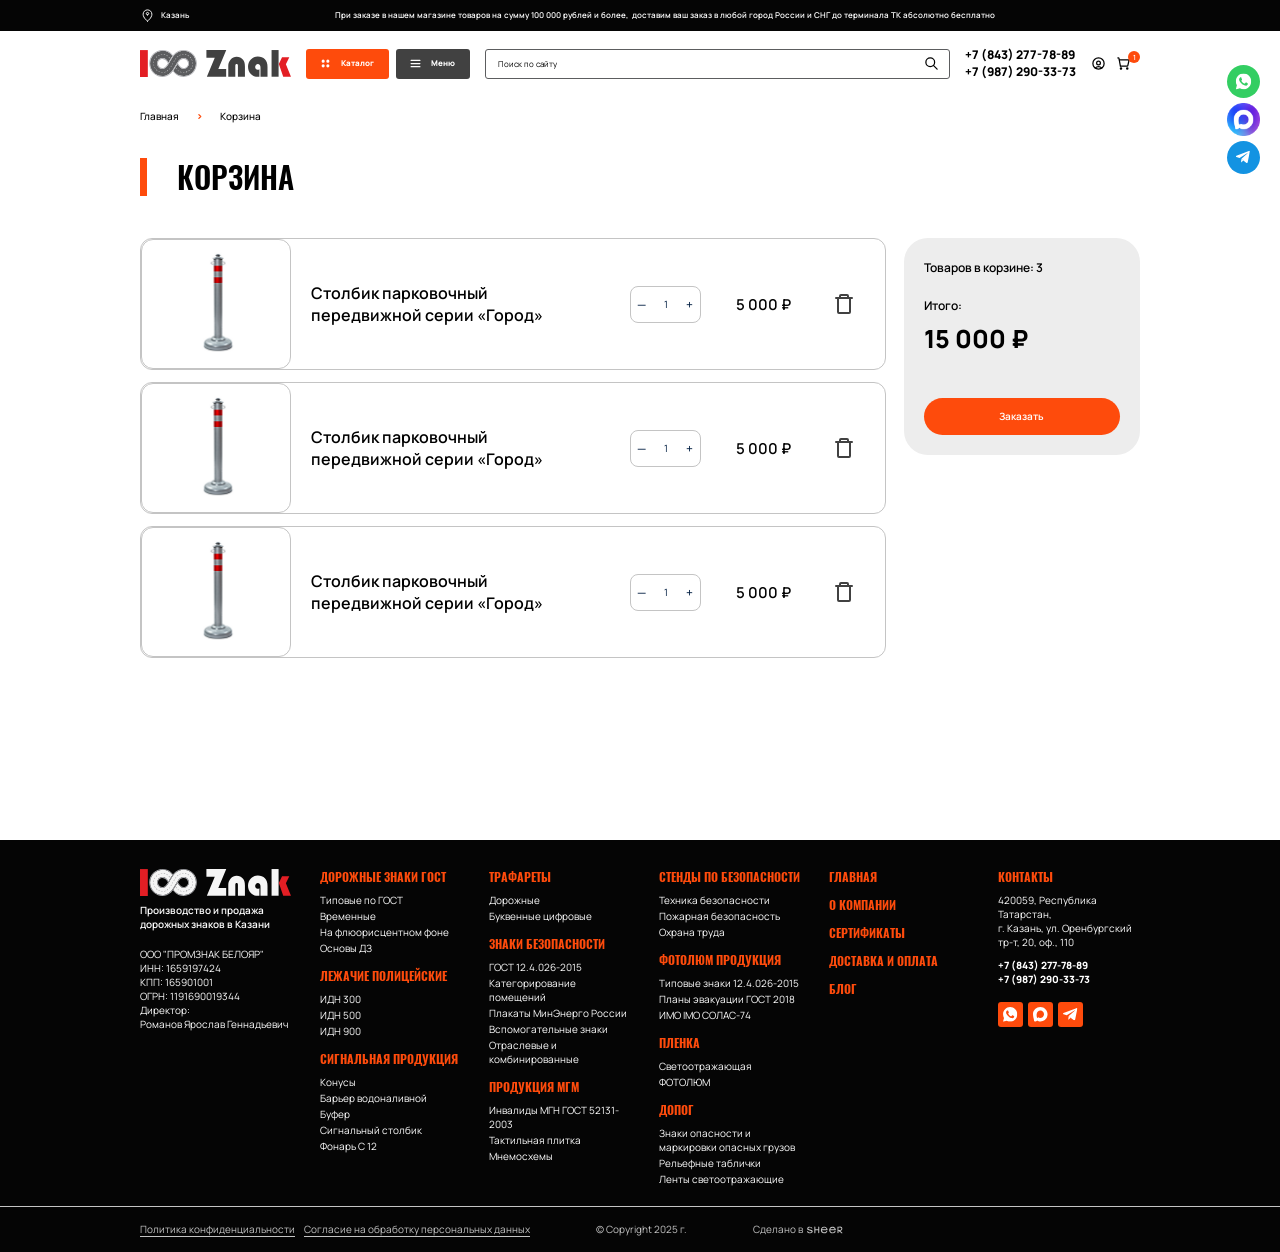
<file: basket.html>
<!DOCTYPE html>
<!--[if lt IE 7]><html lang="ru" class="lt-ie9 lt-ie8 lt-ie7"><![endif]-->
<!--[if IE 7]><html lang="ru" class="lt-ie9 lt-ie8"><![endif]-->
<!--[if IE 8]><html lang="ru" class="lt-ie9"><![endif]-->
<!--[if gt IE 8]><!-->
<html lang="ru">
<!--<![endif]-->
<head>
	<meta charset="utf-8" />
	<title>Заголовок</title>
	<meta http-equiv="X-UA-Compatible" content="IE=edge" />
	<meta name="viewport" content="width=device-width, initial-scale=1, maximum-scale=1">
	<meta name="format-detection" content="telephone=no" />
	<link rel="shortcut icon" href="favicon.png" />
	<link rel="stylesheet" href="libs/bootstrap/bootstrap-grid.css" />
	<link rel="stylesheet" href="libs/fancybox-master/dist/jquery.fancybox.min.css" />
	<link rel="stylesheet" href="libs/slick-1.5.9/slick/slick.css" />
	<link rel="stylesheet" href="css/fonts.css" />
	<link rel="stylesheet" href="css/main.css?ver=1.7" />
	<link rel="stylesheet" href="css/media.css?ver=1.7" />
</head>
<body> 

	<div class="wrapper"> 
 
		<ul class="socials-fixed">
			<li><a href="#" target="_blank"><img src="img/wp.svg" alt="alt"></a></li>
			<li><a href="#" target="_blank"><img src="img/max.png" alt="alt"></a></li>
			<li><a href="#" target="_blank"><img src="img/tg.svg" alt="alt"></a></li>
		</ul>

		<header class="header">
			<div class="header__top">
				<div class="container">
					<div class="header__head">
						<div class="header__location"><img src="img/pin.svg" alt="alt">Казань</div>
						<div class="header__info">При заказе в нашем магазине товаров на сумму 100 000 рублей и более,  доставим ваш заказ в любой город России и СНГ до терминала ТК абсолютно бесплатно</div>
					</div>
				</div>
			</div>
			<div class="header__main">
				<div class="container">
					<div class="header__wrapper">
						<a href="#" class="logo">
							<img src="img/logo.svg" alt="alt">
						</a>
						<div class="header__buttons">
							<div class="menu-wrap">
								<a href="#" class="btn-page btn-page_catalog">
									<span class="btn-page__icon"></span>
									<span>Каталог</span>
								</a>
								<div class="menu-dropdown">
									<nav class="menu">
										<ul class="menu__list">
											<li class="menu__haschild">
												<a href="#">Дорожные знаки ГОСТ <div class="menu__arrow"></div></a>
												<ul>
													<li><a href="#">Наименование 1</a></li>
													<li><a href="#">Наименование 1</a></li>
													<li><a href="#">Наименование 1</a></li>
													<li><a href="#">Наименование 1</a></li>
													<li><a href="#">Наименование 1</a></li>
													<li><a href="#">Наименование 1</a></li>
													<li><a href="#">Наименование 1</a></li>
												</ul>
											</li>
											<li class="menu__haschild">
												<a href="#">Лежачие полицейские <div class="menu__arrow"></div></a>
												<ul>
													<li><a href="#">Наименование 1</a></li>
													<li><a href="#">Наименование 1</a></li>
													<li><a href="#">Наименование 1</a></li>
													<li><a href="#">Наименование 1</a></li>
													<li><a href="#">Наименование 1</a></li>
													<li><a href="#">Наименование 1</a></li>
													<li><a href="#">Наименование 1</a></li>
												</ul>
											</li>
											<li class="menu__haschild">
												<a href="#">Сигнальная продукция <div class="menu__arrow"></div></a>
												<ul>
													<li><a href="#">Наименование 1</a></li>
													<li><a href="#">Наименование 1</a></li>
													<li><a href="#">Наименование 1</a></li>
													<li><a href="#">Наименование 1</a></li>
													<li><a href="#">Наименование 1</a></li>
													<li><a href="#">Наименование 1</a></li>
													<li><a href="#">Наименование 1</a></li>
												</ul>
											</li>
											<li class="menu__haschild">
												<a href="#">Трафареты <div class="menu__arrow"></div></a>
												<ul>
													<li><a href="#">Наименование 1</a></li>
													<li><a href="#">Наименование 1</a></li>
													<li><a href="#">Наименование 1</a></li>
													<li><a href="#">Наименование 1</a></li>
													<li><a href="#">Наименование 1</a></li>
													<li><a href="#">Наименование 1</a></li>
													<li><a href="#">Наименование 1</a></li>
												</ul>
											</li>
											<li class="menu__haschild">
												<a href="#">Знаки безопасности <div class="menu__arrow"></div></a>
												<ul>
													<li><a href="#">Наименование 1</a></li>
													<li><a href="#">Наименование 1</a></li>
													<li><a href="#">Наименование 1</a></li>
													<li><a href="#">Наименование 1</a></li>
													<li><a href="#">Наименование 1</a></li>
													<li><a href="#">Наименование 1</a></li>
													<li><a href="#">Наименование 1</a></li>
												</ul>
											</li>
											<li class="menu__haschild">
												<a href="#">Продукция МГМ <div class="menu__arrow"></div></a>
												<ul>
													<li><a href="#">Наименование 1</a></li>
													<li><a href="#">Наименование 1</a></li>
													<li><a href="#">Наименование 1</a></li>
													<li><a href="#">Наименование 1</a></li>
													<li><a href="#">Наименование 1</a></li>
													<li><a href="#">Наименование 1</a></li>
													<li><a href="#">Наименование 1</a></li>
												</ul>
											</li>
											<li class="menu__haschild">
												<a href="#">Стенды по безопасности <div class="menu__arrow"></div></a>
												<ul>
													<li><a href="#">Наименование 1</a></li>
													<li><a href="#">Наименование 1</a></li>
													<li><a href="#">Наименование 1</a></li>
													<li><a href="#">Наименование 1</a></li>
													<li><a href="#">Наименование 1</a></li>
													<li><a href="#">Наименование 1</a></li>
													<li><a href="#">Наименование 1</a></li>
												</ul>
											</li>
											<li class="menu__haschild">
												<a href="#">Фотолюм продукция <div class="menu__arrow"></div></a>
												<ul>
													<li><a href="#">Наименование 1</a></li>
													<li><a href="#">Наименование 1</a></li>
													<li><a href="#">Наименование 1</a></li>
													<li><a href="#">Наименование 1</a></li>
													<li><a href="#">Наименование 1</a></li>
													<li><a href="#">Наименование 1</a></li>
													<li><a href="#">Наименование 1</a></li>
												</ul>
											</li>
											<li class="menu__haschild">
												<a href="#">Пленка <div class="menu__arrow"></div></a>
												<ul>
													<li><a href="#">Наименование 1</a></li>
													<li><a href="#">Наименование 1</a></li>
													<li><a href="#">Наименование 1</a></li>
													<li><a href="#">Наименование 1</a></li>
													<li><a href="#">Наименование 1</a></li>
													<li><a href="#">Наименование 1</a></li>
													<li><a href="#">Наименование 1</a></li>
												</ul>
											</li>
											<li class="menu__haschild">
												<a href="#">ДОПОГ <div class="menu__arrow"></div></a>
												<ul>
													<li><a href="#">Наименование 1</a></li>
													<li><a href="#">Наименование 1</a></li>
													<li><a href="#">Наименование 1</a></li>
													<li><a href="#">Наименование 1</a></li>
													<li><a href="#">Наименование 1</a></li>
													<li><a href="#">Наименование 1</a></li>
													<li><a href="#">Наименование 1</a></li>
												</ul>
											</li>
										</ul>
									</nav>
								</div>
							</div>
							<div class="menu-wrap">
								<a href="#" class="btn-page btn-page_menu">
									<span class="btn-page__icon"></span>
									<span>Меню</span>
								</a>
								<div class="menu-dropdown menu-dropdown--main">
									<nav class="menu">
										<ul class="menu__list">
											<li><a href="#">Главная</a></li>
											<li><a href="#">О компании</a></li>
											<li><a href="#">Сертификаты</a></li>
											<li><a href="#">Доставка и оплата</a></li>
											<li><a href="#">Блог</a></li>
											<li><a href="#">Контакты</a></li>
										</ul>
									</nav>
								</div>
							</div>
						</div>
						<div class="search-main">
							<form>
								<input type="text" placeholder="Поиск по сайту" required>
								<button class="search-main__btn"></button>
							</form>
						</div>
						<ul class="phones-list">
							<li><a href="tel:+78432777889">+7 (843) 277-78-89</a></li>
							<li><a href="tel:+79872903373">+7 (987) 290-33-73</a></li>
						</ul>
						<div class="header__personal">
							<a href="#" class="btn-header">
								<img src="img/user.svg" alt="alt">
							</a>
							<a href="#" class="btn-header">
								<img src="img/cart.svg" alt="alt">
								<span class="btn-header__value">1</span>
							</a>
						</div>
						<div class="sandwich">
							<div class="sw-topper"></div>
							<div class="sw-bottom"></div>
							<div class="sw-footer"></div>
						</div>
					</div>
				</div>
			</div>
			<div class="menu-mobile">
				<div class="search-main">
					<form>
						<input type="text" placeholder="Поиск по сайту" required>
						<button class="search-main__btn"></button>
					</form>
				</div>
				<nav class="menu">
					<ul class="menu__list">
						<li><a href="#">Главная </a></li>
						<li class="menu__haschild">
							<a href="#">Каталог <div class="menu__arrow"></div></a>
							<ul>
							<li class="menu__haschild">
								<a href="#">Дорожные знаки ГОСТ <div class="menu__arrow"></div></a>
								<ul>
									<li><a href="#">Наименование 1</a></li>
									<li><a href="#">Наименование 1</a></li>
									<li><a href="#">Наименование 1</a></li>
									<li><a href="#">Наименование 1</a></li>
									<li><a href="#">Наименование 1</a></li>
									<li><a href="#">Наименование 1</a></li>
									<li><a href="#">Наименование 1</a></li>
								</ul>
							</li>
							<li class="menu__haschild">
								<a href="#">Лежачие полицейские <div class="menu__arrow"></div></a>
								<ul>
									<li><a href="#">Наименование 1</a></li>
									<li><a href="#">Наименование 1</a></li>
									<li><a href="#">Наименование 1</a></li>
									<li><a href="#">Наименование 1</a></li>
									<li><a href="#">Наименование 1</a></li>
									<li><a href="#">Наименование 1</a></li>
									<li><a href="#">Наименование 1</a></li>
								</ul>
							</li>
							<li class="menu__haschild">
								<a href="#">Сигнальная продукция <div class="menu__arrow"></div></a>
								<ul>
									<li><a href="#">Наименование 1</a></li>
									<li><a href="#">Наименование 1</a></li>
									<li><a href="#">Наименование 1</a></li>
									<li><a href="#">Наименование 1</a></li>
									<li><a href="#">Наименование 1</a></li>
									<li><a href="#">Наименование 1</a></li>
									<li><a href="#">Наименование 1</a></li>
								</ul>
							</li>
							<li class="menu__haschild">
								<a href="#">Трафареты <div class="menu__arrow"></div></a>
								<ul>
									<li><a href="#">Наименование 1</a></li>
									<li><a href="#">Наименование 1</a></li>
									<li><a href="#">Наименование 1</a></li>
									<li><a href="#">Наименование 1</a></li>
									<li><a href="#">Наименование 1</a></li>
									<li><a href="#">Наименование 1</a></li>
									<li><a href="#">Наименование 1</a></li>
								</ul>
							</li>
							<li class="menu__haschild">
								<a href="#">Знаки безопасности <div class="menu__arrow"></div></a>
								<ul>
									<li><a href="#">Наименование 1</a></li>
									<li><a href="#">Наименование 1</a></li>
									<li><a href="#">Наименование 1</a></li>
									<li><a href="#">Наименование 1</a></li>
									<li><a href="#">Наименование 1</a></li>
									<li><a href="#">Наименование 1</a></li>
									<li><a href="#">Наименование 1</a></li>
								</ul>
							</li>
							<li class="menu__haschild">
								<a href="#">Продукция МГМ <div class="menu__arrow"></div></a>
								<ul>
									<li><a href="#">Наименование 1</a></li>
									<li><a href="#">Наименование 1</a></li>
									<li><a href="#">Наименование 1</a></li>
									<li><a href="#">Наименование 1</a></li>
									<li><a href="#">Наименование 1</a></li>
									<li><a href="#">Наименование 1</a></li>
									<li><a href="#">Наименование 1</a></li>
								</ul>
							</li>
							<li class="menu__haschild">
								<a href="#">Стенды по безопасности <div class="menu__arrow"></div></a>
								<ul>
									<li><a href="#">Наименование 1</a></li>
									<li><a href="#">Наименование 1</a></li>
									<li><a href="#">Наименование 1</a></li>
									<li><a href="#">Наименование 1</a></li>
									<li><a href="#">Наименование 1</a></li>
									<li><a href="#">Наименование 1</a></li>
									<li><a href="#">Наименование 1</a></li>
								</ul>
							</li>
							<li class="menu__haschild">
								<a href="#">Фотолюм продукция <div class="menu__arrow"></div></a>
								<ul>
									<li><a href="#">Наименование 1</a></li>
									<li><a href="#">Наименование 1</a></li>
									<li><a href="#">Наименование 1</a></li>
									<li><a href="#">Наименование 1</a></li>
									<li><a href="#">Наименование 1</a></li>
									<li><a href="#">Наименование 1</a></li>
									<li><a href="#">Наименование 1</a></li>
								</ul>
							</li>
							<li class="menu__haschild">
								<a href="#">Пленка <div class="menu__arrow"></div></a>
								<ul>
									<li><a href="#">Наименование 1</a></li>
									<li><a href="#">Наименование 1</a></li>
									<li><a href="#">Наименование 1</a></li>
									<li><a href="#">Наименование 1</a></li>
									<li><a href="#">Наименование 1</a></li>
									<li><a href="#">Наименование 1</a></li>
									<li><a href="#">Наименование 1</a></li>
								</ul>
							</li>
							<li class="menu__haschild">
								<a href="#">ДОПОГ <div class="menu__arrow"></div></a>
								<ul>
									<li><a href="#">Наименование 1</a></li>
									<li><a href="#">Наименование 1</a></li>
									<li><a href="#">Наименование 1</a></li>
									<li><a href="#">Наименование 1</a></li>
									<li><a href="#">Наименование 1</a></li>
									<li><a href="#">Наименование 1</a></li>
									<li><a href="#">Наименование 1</a></li>
								</ul>
							</li>
						</ul>
						</li>
						<li><a href="#">О компании</a></li>
						<li><a href="#">Сертификаты</a></li>
						<li><a href="#">Доставка и оплата</a></li>
						<li><a href="#">Блог</a></li>
						<li><a href="#">Контакты</a></li>
					</ul>
				</nav>
				<ul class="phones-list">
					<li><a href="tel:+78432777889">+7 (843) 277-78-89</a></li>
					<li><a href="tel:+79872903373">+7 (987) 290-33-73</a></li>
				</ul>
			</div>
			<div class="menu-overlay"></div>
		</header>

		<section class="page-basket">
			<div class="container">
				<ul class="breadcrumbs">
					<li><a href="#">Главная</a></li>
					<li>Корзина</li>
				</ul>
				<h1 class="title-section">корзина</h1>
				<div class="row">
					<div class="col-lg-9">
						<div class="item-basket">
							<a href="#" class="item-basket__image">
								<img src="img/basket1.png" alt="alt">
							</a>
							<div class="item-basket__content">
								<a href="#" class="item-basket__title">Столбик парковочный передвижной серии «Город»</a>
							</div>
							<div class="item-basket__center">
								<div class="quantity">
									<div class="quantity-button quantity-down">—</div>
									<input type="number" min="1" step="1" value="1">
									<div class="quantity-button quantity-up">+</div>
								</div>
								<div class="item-basket__prices">
									<div class="price-main">5 000 ₽</div>
								</div>
							</div>
							<div class="item-basket__remove"></div>
						</div>
						<div class="item-basket">
							<a href="#" class="item-basket__image">
								<img src="img/basket1.png" alt="alt">
							</a>
							<div class="item-basket__content">
								<a href="#" class="item-basket__title">Столбик парковочный передвижной серии «Город»</a>
							</div>
							<div class="item-basket__center">
								<div class="quantity">
									<div class="quantity-button quantity-down">—</div>
									<input type="number" min="1" step="1" value="1">
									<div class="quantity-button quantity-up">+</div>
								</div>
								<div class="item-basket__prices">
									<div class="price-main">5 000 ₽</div>
								</div>
							</div>
							<div class="item-basket__remove"></div>
						</div>
						<div class="item-basket">
							<a href="#" class="item-basket__image">
								<img src="img/basket1.png" alt="alt">
							</a>
							<div class="item-basket__content">
								<a href="#" class="item-basket__title">Столбик парковочный передвижной серии «Город»</a>
							</div>
							<div class="item-basket__center">
								<div class="quantity">
									<div class="quantity-button quantity-down">—</div>
									<input type="number" min="1" step="1" value="1">
									<div class="quantity-button quantity-up">+</div>
								</div>
								<div class="item-basket__prices">
									<div class="price-main">5 000 ₽</div>
								</div>
							</div>
							<div class="item-basket__remove"></div>
						</div>
					</div>
					<div class="col-lg-3">
						<div class="sidebar-basket">
							<div class="sidebar-basket__head">Товаров в корзине: 3</div>
							<div class="sidebar-basket__title">Итого:</div>
							<div class="sidebar-basket__price">15 000 ₽</div>
							<a href="#" class="btn-main btn-main_secondary">Заказать</a>
						</div>
					</div>
				</div>
			</div>
		</section>

		<footer class="footer">
			<div class="container">
				<div class="row">
					<div class="col-lg-2">
						<a href="#" class="logo">
							<img src="img/logo2.svg" alt="alt">
						</a>
						<div class="logo-descr">Производство и продажа дорожных знаков в Казани</div>
						<div class="requisites">
							<p>ООО "ПРОМЗНАК БЕЛОЯР"</p>
							<p>ИНН: 1659197424</p>
							<p>КПП: 165901001</p>
							<p>ОГРН: 1191690019344</p>
							<p>Директор: </p>
							<p>Романов Ярослав Геннадьевич</p>
						</div>
					</div>
					<div class="col-lg-6">
						<div class="footer__title footer__title_haschild show-mob">Каталог</div>
						<div class="footer__content">
							<div class="row">
								<div class="col-lg-4">
									<div class="footer__column">
										<div class="footer__title">Дорожные знаки ГОСТ</div>
										<ul class="footer__nav">
											<li><a href="#">Типовые по ГОСТ</a></li>
											<li><a href="#">Временные</a></li>
											<li><a href="#">На флюорисцентном фоне</a></li>
											<li><a href="#">Основы ДЗ</a></li>
										</ul>
										<div class="footer__title">Лежачие полицейские</div>
										<ul class="footer__nav">
											<li><a href="#">ИДН 300</a></li>
											<li><a href="#">ИДН 500</a></li>
											<li><a href="#">ИДН 900</a></li>
										</ul>
										<div class="footer__title">Сигнальная продукция</div>
										<ul class="footer__nav">
											<li><a href="#">Конусы </a></li>
											<li><a href="#">Барьер водоналивной</a></li>
											<li><a href="#">Буфер</a></li>
											<li><a href="#">Сигнальный столбик</a></li>
											<li><a href="#">Фонарь С 12</a></li>
										</ul>
									</div>
								</div>
								<div class="col-lg-4">
									<div class="footer__column">
										<div class="footer__title">Трафареты</div>
										<ul class="footer__nav">
											<li><a href="#">Дорожные</a></li>
											<li><a href="#">Буквенные цифровые</a></li>
										</ul>
										<div class="footer__title">Знаки безопасности</div>
										<ul class="footer__nav">
											<li><a href="#">ГОСТ 12.4.026-2015</a></li>
											<li><a href="#">Категорирование помещений</a></li>
											<li><a href="#">Плакаты МинЭнерго России</a></li>
											<li><a href="#">Вспомогательные знаки</a></li>
											<li><a href="#">Отраслевые и комбинированные</a></li>
										</ul>
										<div class="footer__title">Продукция МГМ</div>
										<ul class="footer__nav">
											<li><a href="#">Инвалиды МГН ГОСТ 52131-2003</a></li>
											<li><a href="#">Тактильная плитка</a></li>
											<li><a href="#">Мнемосхемы</a></li>
										</ul>
									</div>
								</div>
								<div class="col-lg-4">
									<div class="footer__column">
										<div class="footer__title">Стенды по безопасности</div>
										<ul class="footer__nav">
											<li><a href="#">Техника безопасности</a></li>
											<li><a href="#">Пожарная безопасность</a></li>
											<li><a href="#">Охрана труда</a></li>
										</ul>
										<div class="footer__title">ФОТОЛЮМ продукция</div>
										<ul class="footer__nav">
											<li><a href="#">Типовые знаки 12.4.026-2015</a></li>
											<li><a href="#">Планы эвакуации ГОСТ 2018</a></li>
											<li><a href="#">ИМО IMO СОЛАС-74</a></li>
										</ul>
										<div class="footer__title">Пленка</div>
										<ul class="footer__nav">
											<li><a href="#">Светоотражающая</a></li>
											<li><a href="#">ФОТОЛЮМ</a></li>
										</ul>
										<div class="footer__title">Допог</div>
										<ul class="footer__nav">
											<li><a href="#">Знаки опасности и маркировки опасных грузов</a></li>
											<li><a href="#">Рельефные таблички</a></li>
											<li><a href="#">Ленты светоотражающие</a></li>
										</ul>
									</div>
								</div>
							</div>
						</div>
					</div>
					<div class="col-lg-2">
						<div class="footer__column">
							<ul class="footer__nav footer__nav_big">
								<li><a href="#">Главная </a></li>
								<li><a href="#">О компании</a></li>
								<li><a href="#">Сертификаты</a></li>
								<li><a href="#">Доставка и оплата</a></li>
								<li><a href="#">Блог</a></li>
							</ul>
						</div>
					</div>
					<div class="col-lg-2">
						<div class="footer__column">
							<div class="footer__title">Контакты</div>
							<p>420059, Республика Татарстан, <br>г. Казань, ул. Оренбургский тр-т, 20, оф., 110</p>
							<ul class="phones-list">
								<li><a href="tel:+78432777889">+7 (843) 277-78-89</a></li>
								<li><a href="tel:+79872903373">+7 (987) 290-33-73</a></li>
							</ul>
							<ul class="socials-list">
								<li><a href="#" target="_blank"><img src="img/soc_wp.svg" alt="alt"></a></li>
								<li><a href="#" target="_blank"><img src="img/soc_max.svg" alt="alt"></a></li>
								<li><a href="#" target="_blank"><img src="img/soc_tg.svg" alt="alt"></a></li>
							</ul>
						</div>
					</div>
				</div>
			</div>
			<div class="footer__bottom">
				<div class="container">
					<div class="footer__wrapper">
						<div class="footer__links">
							<a href="#">Политика конфиденциальности</a>
							<a href="#">Согласие на обработку персональных данных</a>
						</div>
						<div class="copyright">© Copyright 2025 г.</div>
						<div class="create">Сделано в <a href="#" target="_blank"><img src="img/sheer.svg" alt="alt"></a></div>
					</div>
				</div>
			</div>
		</footer>
		
	</div>


	<script src="libs/jquery/jquery-3.6.0.min.js"></script>
	<script src="libs/fancybox-master/dist/jquery.fancybox.min.js"></script>
	<script src="libs/slick-1.5.9/slick/slick.min.js"></script>
	<script src="libs/mask/jquery.maskedinput.js"></script>
	<script src="js/common.js?ver=1.7"></script>
	<!-- Yandex.Metrika counter --><!-- /Yandex.Metrika counter -->
	<!-- Google Analytics counter --><!-- /Google Analytics counter -->
</body>
</html>
</file>
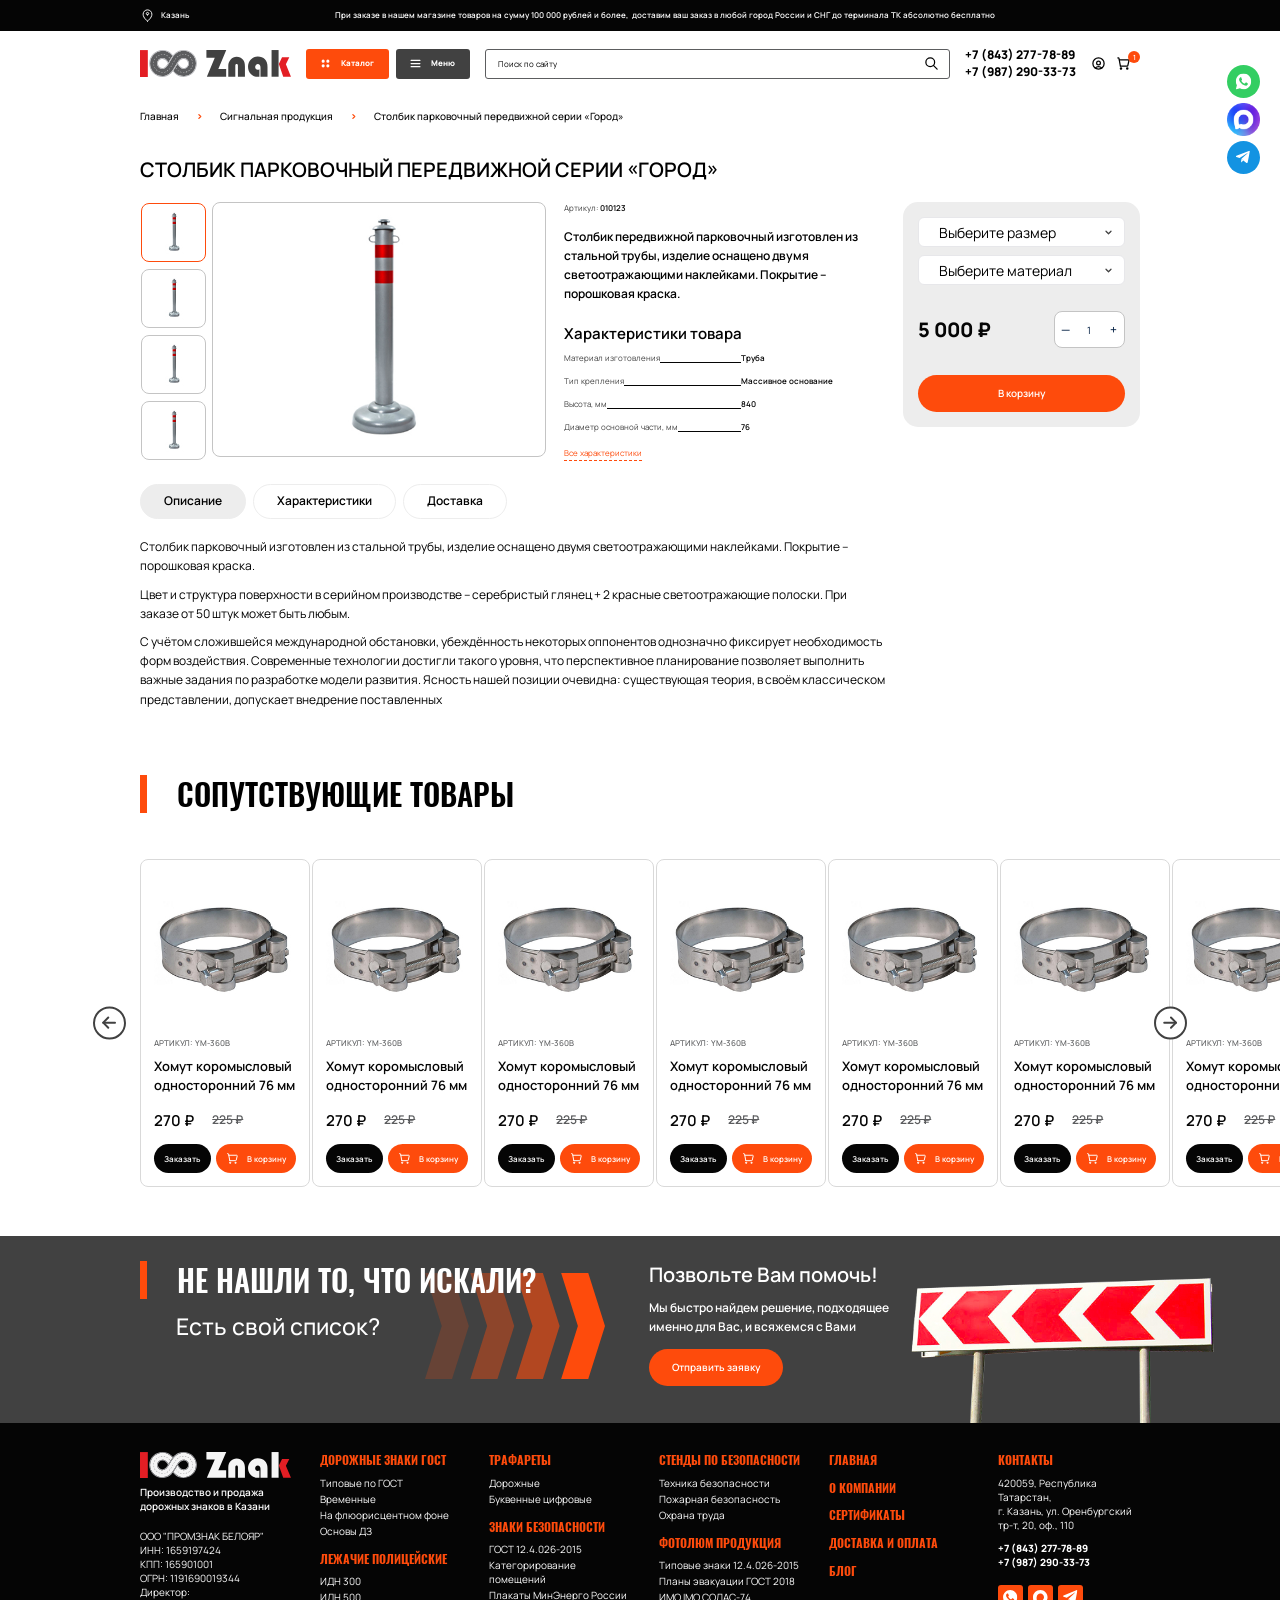
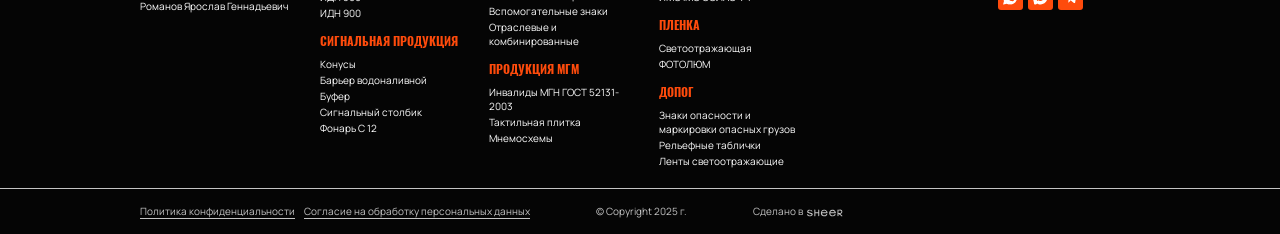
<file: card-2.html>
<!DOCTYPE html>
<!--[if lt IE 7]><html lang="ru" class="lt-ie9 lt-ie8 lt-ie7"><![endif]-->
<!--[if IE 7]><html lang="ru" class="lt-ie9 lt-ie8"><![endif]-->
<!--[if IE 8]><html lang="ru" class="lt-ie9"><![endif]-->
<!--[if gt IE 8]><!-->
<html lang="ru">
<!--<![endif]-->
<head>
	<meta charset="utf-8" />
	<title>Заголовок</title>
	<meta http-equiv="X-UA-Compatible" content="IE=edge" />
	<meta name="viewport" content="width=device-width, initial-scale=1, maximum-scale=1">
	<meta name="format-detection" content="telephone=no" />
	<link rel="shortcut icon" href="favicon.png" />
	<link rel="stylesheet" href="libs/bootstrap/bootstrap-grid.css" />
	<link rel="stylesheet" href="libs/fancybox-master/dist/jquery.fancybox.min.css" />
	<link rel="stylesheet" href="libs/slick-1.5.9/slick/slick.css" />
	<link rel="stylesheet" href="css/fonts.css" />
	<link rel="stylesheet" href="css/main.css?ver=1.6" />
	<link rel="stylesheet" href="css/media.css?ver=1.6" />
</head>
<body> 

	<div class="wrapper"> 

		<ul class="socials-fixed">
			<li><a href="#" target="_blank"><img src="img/wp.svg" alt="alt"></a></li>
			<li><a href="#" target="_blank"><img src="img/max.png" alt="alt"></a></li>
			<li><a href="#" target="_blank"><img src="img/tg.svg" alt="alt"></a></li>
		</ul>

		<header class="header">
			<div class="header__top">
				<div class="container">
					<div class="header__head">
						<div class="header__location"><img src="img/pin.svg" alt="alt">Казань</div>
						<div class="header__info">При заказе в нашем магазине товаров на сумму 100 000 рублей и более,  доставим ваш заказ в любой город России и СНГ до терминала ТК абсолютно бесплатно</div>
					</div>
				</div>
			</div>
			<div class="header__main">
				<div class="container">
					<div class="header__wrapper">
						<a href="#" class="logo">
							<img src="img/logo.svg" alt="alt">
						</a>
						<div class="header__buttons">
							<div class="menu-wrap">
								<a href="#" class="btn-page btn-page_catalog">
									<span class="btn-page__icon"></span>
									<span>Каталог</span>
								</a>
								<div class="menu-dropdown">
									<nav class="menu">
										<ul class="menu__list">
											<li class="menu__haschild">
												<a href="#">Дорожные знаки ГОСТ <div class="menu__arrow"></div></a>
												<ul>
													<li><a href="#">Наименование 1</a></li>
													<li><a href="#">Наименование 1</a></li>
													<li><a href="#">Наименование 1</a></li>
													<li><a href="#">Наименование 1</a></li>
													<li><a href="#">Наименование 1</a></li>
													<li><a href="#">Наименование 1</a></li>
													<li><a href="#">Наименование 1</a></li>
												</ul>
											</li>
											<li class="menu__haschild">
												<a href="#">Лежачие полицейские <div class="menu__arrow"></div></a>
												<ul>
													<li><a href="#">Наименование 1</a></li>
													<li><a href="#">Наименование 1</a></li>
													<li><a href="#">Наименование 1</a></li>
													<li><a href="#">Наименование 1</a></li>
													<li><a href="#">Наименование 1</a></li>
													<li><a href="#">Наименование 1</a></li>
													<li><a href="#">Наименование 1</a></li>
												</ul>
											</li>
											<li class="menu__haschild">
												<a href="#">Сигнальная продукция <div class="menu__arrow"></div></a>
												<ul>
													<li><a href="#">Наименование 1</a></li>
													<li><a href="#">Наименование 1</a></li>
													<li><a href="#">Наименование 1</a></li>
													<li><a href="#">Наименование 1</a></li>
													<li><a href="#">Наименование 1</a></li>
													<li><a href="#">Наименование 1</a></li>
													<li><a href="#">Наименование 1</a></li>
												</ul>
											</li>
											<li class="menu__haschild">
												<a href="#">Трафареты <div class="menu__arrow"></div></a>
												<ul>
													<li><a href="#">Наименование 1</a></li>
													<li><a href="#">Наименование 1</a></li>
													<li><a href="#">Наименование 1</a></li>
													<li><a href="#">Наименование 1</a></li>
													<li><a href="#">Наименование 1</a></li>
													<li><a href="#">Наименование 1</a></li>
													<li><a href="#">Наименование 1</a></li>
												</ul>
											</li>
											<li class="menu__haschild">
												<a href="#">Знаки безопасности <div class="menu__arrow"></div></a>
												<ul>
													<li><a href="#">Наименование 1</a></li>
													<li><a href="#">Наименование 1</a></li>
													<li><a href="#">Наименование 1</a></li>
													<li><a href="#">Наименование 1</a></li>
													<li><a href="#">Наименование 1</a></li>
													<li><a href="#">Наименование 1</a></li>
													<li><a href="#">Наименование 1</a></li>
												</ul>
											</li>
											<li class="menu__haschild">
												<a href="#">Продукция МГМ <div class="menu__arrow"></div></a>
												<ul>
													<li><a href="#">Наименование 1</a></li>
													<li><a href="#">Наименование 1</a></li>
													<li><a href="#">Наименование 1</a></li>
													<li><a href="#">Наименование 1</a></li>
													<li><a href="#">Наименование 1</a></li>
													<li><a href="#">Наименование 1</a></li>
													<li><a href="#">Наименование 1</a></li>
												</ul>
											</li>
											<li class="menu__haschild">
												<a href="#">Стенды по безопасности <div class="menu__arrow"></div></a>
												<ul>
													<li><a href="#">Наименование 1</a></li>
													<li><a href="#">Наименование 1</a></li>
													<li><a href="#">Наименование 1</a></li>
													<li><a href="#">Наименование 1</a></li>
													<li><a href="#">Наименование 1</a></li>
													<li><a href="#">Наименование 1</a></li>
													<li><a href="#">Наименование 1</a></li>
												</ul>
											</li>
											<li class="menu__haschild">
												<a href="#">Фотолюм продукция <div class="menu__arrow"></div></a>
												<ul>
													<li><a href="#">Наименование 1</a></li>
													<li><a href="#">Наименование 1</a></li>
													<li><a href="#">Наименование 1</a></li>
													<li><a href="#">Наименование 1</a></li>
													<li><a href="#">Наименование 1</a></li>
													<li><a href="#">Наименование 1</a></li>
													<li><a href="#">Наименование 1</a></li>
												</ul>
											</li>
											<li class="menu__haschild">
												<a href="#">Пленка <div class="menu__arrow"></div></a>
												<ul>
													<li><a href="#">Наименование 1</a></li>
													<li><a href="#">Наименование 1</a></li>
													<li><a href="#">Наименование 1</a></li>
													<li><a href="#">Наименование 1</a></li>
													<li><a href="#">Наименование 1</a></li>
													<li><a href="#">Наименование 1</a></li>
													<li><a href="#">Наименование 1</a></li>
												</ul>
											</li>
											<li class="menu__haschild">
												<a href="#">ДОПОГ <div class="menu__arrow"></div></a>
												<ul>
													<li><a href="#">Наименование 1</a></li>
													<li><a href="#">Наименование 1</a></li>
													<li><a href="#">Наименование 1</a></li>
													<li><a href="#">Наименование 1</a></li>
													<li><a href="#">Наименование 1</a></li>
													<li><a href="#">Наименование 1</a></li>
													<li><a href="#">Наименование 1</a></li>
												</ul>
											</li>
										</ul>
									</nav>
								</div>
							</div>
							<div class="menu-wrap">
								<a href="#" class="btn-page btn-page_menu">
									<span class="btn-page__icon"></span>
									<span>Меню</span>
								</a>
								<div class="menu-dropdown menu-dropdown--main">
									<nav class="menu">
										<ul class="menu__list">
											<li><a href="#">Главная</a></li>
											<li><a href="#">О компании</a></li>
											<li><a href="#">Сертификаты</a></li>
											<li><a href="#">Доставка и оплата</a></li>
											<li><a href="#">Блог</a></li>
											<li><a href="#">Контакты</a></li>
										</ul>
									</nav>
								</div>
							</div>
						</div>
						<div class="search-main">
							<form>
								<input type="text" placeholder="Поиск по сайту" required>
								<button class="search-main__btn"></button>
							</form>
						</div>
						<ul class="phones-list">
							<li><a href="tel:+78432777889">+7 (843) 277-78-89</a></li>
							<li><a href="tel:+79872903373">+7 (987) 290-33-73</a></li>
						</ul>
						<div class="header__personal">
							<a href="#" class="btn-header">
								<img src="img/user.svg" alt="alt">
							</a>
							<a href="#" class="btn-header">
								<img src="img/cart.svg" alt="alt">
								<span class="btn-header__value">1</span>
							</a>
						</div>
						<div class="sandwich">
							<div class="sw-topper"></div>
							<div class="sw-bottom"></div>
							<div class="sw-footer"></div>
						</div>
					</div>
				</div>
			</div>
			<div class="menu-mobile">
				<div class="search-main">
					<form>
						<input type="text" placeholder="Поиск по сайту" required>
						<button class="search-main__btn"></button>
					</form>
				</div>
				<nav class="menu">
					<ul class="menu__list">
						<li><a href="#">Главная </a></li>
						<li class="menu__haschild">
							<a href="#">Каталог <div class="menu__arrow"></div></a>
							<ul>
							<li class="menu__haschild">
								<a href="#">Дорожные знаки ГОСТ <div class="menu__arrow"></div></a>
								<ul>
									<li><a href="#">Наименование 1</a></li>
									<li><a href="#">Наименование 1</a></li>
									<li><a href="#">Наименование 1</a></li>
									<li><a href="#">Наименование 1</a></li>
									<li><a href="#">Наименование 1</a></li>
									<li><a href="#">Наименование 1</a></li>
									<li><a href="#">Наименование 1</a></li>
								</ul>
							</li>
							<li class="menu__haschild">
								<a href="#">Лежачие полицейские <div class="menu__arrow"></div></a>
								<ul>
									<li><a href="#">Наименование 1</a></li>
									<li><a href="#">Наименование 1</a></li>
									<li><a href="#">Наименование 1</a></li>
									<li><a href="#">Наименование 1</a></li>
									<li><a href="#">Наименование 1</a></li>
									<li><a href="#">Наименование 1</a></li>
									<li><a href="#">Наименование 1</a></li>
								</ul>
							</li>
							<li class="menu__haschild">
								<a href="#">Сигнальная продукция <div class="menu__arrow"></div></a>
								<ul>
									<li><a href="#">Наименование 1</a></li>
									<li><a href="#">Наименование 1</a></li>
									<li><a href="#">Наименование 1</a></li>
									<li><a href="#">Наименование 1</a></li>
									<li><a href="#">Наименование 1</a></li>
									<li><a href="#">Наименование 1</a></li>
									<li><a href="#">Наименование 1</a></li>
								</ul>
							</li>
							<li class="menu__haschild">
								<a href="#">Трафареты <div class="menu__arrow"></div></a>
								<ul>
									<li><a href="#">Наименование 1</a></li>
									<li><a href="#">Наименование 1</a></li>
									<li><a href="#">Наименование 1</a></li>
									<li><a href="#">Наименование 1</a></li>
									<li><a href="#">Наименование 1</a></li>
									<li><a href="#">Наименование 1</a></li>
									<li><a href="#">Наименование 1</a></li>
								</ul>
							</li>
							<li class="menu__haschild">
								<a href="#">Знаки безопасности <div class="menu__arrow"></div></a>
								<ul>
									<li><a href="#">Наименование 1</a></li>
									<li><a href="#">Наименование 1</a></li>
									<li><a href="#">Наименование 1</a></li>
									<li><a href="#">Наименование 1</a></li>
									<li><a href="#">Наименование 1</a></li>
									<li><a href="#">Наименование 1</a></li>
									<li><a href="#">Наименование 1</a></li>
								</ul>
							</li>
							<li class="menu__haschild">
								<a href="#">Продукция МГМ <div class="menu__arrow"></div></a>
								<ul>
									<li><a href="#">Наименование 1</a></li>
									<li><a href="#">Наименование 1</a></li>
									<li><a href="#">Наименование 1</a></li>
									<li><a href="#">Наименование 1</a></li>
									<li><a href="#">Наименование 1</a></li>
									<li><a href="#">Наименование 1</a></li>
									<li><a href="#">Наименование 1</a></li>
								</ul>
							</li>
							<li class="menu__haschild">
								<a href="#">Стенды по безопасности <div class="menu__arrow"></div></a>
								<ul>
									<li><a href="#">Наименование 1</a></li>
									<li><a href="#">Наименование 1</a></li>
									<li><a href="#">Наименование 1</a></li>
									<li><a href="#">Наименование 1</a></li>
									<li><a href="#">Наименование 1</a></li>
									<li><a href="#">Наименование 1</a></li>
									<li><a href="#">Наименование 1</a></li>
								</ul>
							</li>
							<li class="menu__haschild">
								<a href="#">Фотолюм продукция <div class="menu__arrow"></div></a>
								<ul>
									<li><a href="#">Наименование 1</a></li>
									<li><a href="#">Наименование 1</a></li>
									<li><a href="#">Наименование 1</a></li>
									<li><a href="#">Наименование 1</a></li>
									<li><a href="#">Наименование 1</a></li>
									<li><a href="#">Наименование 1</a></li>
									<li><a href="#">Наименование 1</a></li>
								</ul>
							</li>
							<li class="menu__haschild">
								<a href="#">Пленка <div class="menu__arrow"></div></a>
								<ul>
									<li><a href="#">Наименование 1</a></li>
									<li><a href="#">Наименование 1</a></li>
									<li><a href="#">Наименование 1</a></li>
									<li><a href="#">Наименование 1</a></li>
									<li><a href="#">Наименование 1</a></li>
									<li><a href="#">Наименование 1</a></li>
									<li><a href="#">Наименование 1</a></li>
								</ul>
							</li>
							<li class="menu__haschild">
								<a href="#">ДОПОГ <div class="menu__arrow"></div></a>
								<ul>
									<li><a href="#">Наименование 1</a></li>
									<li><a href="#">Наименование 1</a></li>
									<li><a href="#">Наименование 1</a></li>
									<li><a href="#">Наименование 1</a></li>
									<li><a href="#">Наименование 1</a></li>
									<li><a href="#">Наименование 1</a></li>
									<li><a href="#">Наименование 1</a></li>
								</ul>
							</li>
						</ul>
						</li>
						<li><a href="#">О компании</a></li>
						<li><a href="#">Сертификаты</a></li>
						<li><a href="#">Доставка и оплата</a></li>
						<li><a href="#">Блог</a></li>
						<li><a href="#">Контакты</a></li>
					</ul>
				</nav>
				<ul class="phones-list">
					<li><a href="tel:+78432777889">+7 (843) 277-78-89</a></li>
					<li><a href="tel:+79872903373">+7 (987) 290-33-73</a></li>
				</ul>
			</div>
			<div class="menu-overlay"></div>
		</header>

		<section class="page-card">
			<div class="container">
				<ul class="breadcrumbs">
					<li><a href="#">Главная</a></li>
					<li><a href="#">Сигнальная продукция</a></li>
					<li>Столбик парковочный передвижной серии «Город»</li>
				</ul>
				<h1 class="title-card">Столбик парковочный передвижной серии «Город»</h1>
				<div class="row">
					<div class="col-lg-1">
						<div class="slider-nav">
							<div>
								<div class="slider-nav__item">
									<img src="img/nav1.jpg" alt="alt">
								</div>
							</div>
							<div>
								<div class="slider-nav__item">
									<img src="img/nav1.jpg" alt="alt">
								</div>
							</div>
							<div>
								<div class="slider-nav__item">
									<img src="img/nav1.jpg" alt="alt">
								</div>
							</div>
							<div>
								<div class="slider-nav__item">
									<img src="img/nav1.jpg" alt="alt">
								</div>
							</div>
							<div>
								<div class="slider-nav__item">
									<img src="img/nav1.jpg" alt="alt">
								</div>
							</div>
						</div>
					</div>
					<div class="col-lg-4 col_for">
						<div class="slider-for">
							<div>
								<a href="img/for1.jpg" class="slider-for__item fancybox" data-fancybox="card">
									<img src="img/for1.jpg" alt="alt">
								</a>
							</div>
							<div>
								<a href="img/for1.jpg" class="slider-for__item fancybox" data-fancybox="card">
									<img src="img/for1.jpg" alt="alt">
								</a>
							</div>
							<div>
								<a href="img/for1.jpg" class="slider-for__item fancybox" data-fancybox="card">
									<img src="img/for1.jpg" alt="alt">
								</a>
							</div>
							<div>
								<a href="img/for1.jpg" class="slider-for__item fancybox" data-fancybox="card">
									<img src="img/for1.jpg" alt="alt">
								</a>
							</div>
							<div>
								<a href="img/for1.jpg" class="slider-for__item fancybox" data-fancybox="card">
									<img src="img/for1.jpg" alt="alt">
								</a>
							</div>
						</div>
					</div>
					<div class="col-lg-4">
						<div class="articul">Артикул: <strong>010123</strong></div>
						<p><strong>Столбик передвижной парковочный изготовлен из стальной трубы, изделие оснащено двумя светоотражающими наклейками. Покрытие – порошковая краска.</strong></p>
						<div class="title-small">Характеристики товара</div>
						<ul class="features">
							<li>
								<div class="feature">
									<div class="feature__title">Материал изготовления </div>
									<div class="feature__value">Труба</div>
								</div>
							</li>
							<li>
								<div class="feature">
									<div class="feature__title">Тип крепления</div>
									<div class="feature__value">Массивное основание</div>
								</div>
							</li>
							<li>
								<div class="feature">
									<div class="feature__title">Высота, мм </div>
									<div class="feature__value">840</div>
								</div>
							</li>
							<li>
								<div class="feature">
									<div class="feature__title">Диаметр основной части, мм</div>
									<div class="feature__value">76</div>
								</div>
							</li>
						</ul>
						<div class="more-features">Все характеристики</div>
					</div>
					<div class="col-lg-3">
						<div class="card-info">
							<div class="item-form">
								<select>
									<option value="1">Выберите размер</option>
									<option value="1">Выберите размер 1</option>
									<option value="1">Выберите размер 2</option>
									<option value="1">Выберите размер 3</option>
								</select>
							</div>
							<div class="item-form">
								<select>
									<option value="1">Выберите материал</option>
									<option value="1">Выберите материал 1</option>
									<option value="1">Выберите материал 2</option>
									<option value="1">Выберите материал 3</option>
								</select>
							</div>
							<div class="card-info__head">
								<div class="price-main">5 000 ₽</div>
								<div class="quantity">
									<div class="quantity-button quantity-down">—</div>
									<input type="number" min="1" step="1" value="1">
									<div class="quantity-button quantity-up">+</div>
								</div>
							</div>
							<a href="#" class="btn-main btn-main_secondary">В корзину</a>
						</div>
					</div>
				</div>
				<ul class="tabs">
					<li class="active"><a href="#tab_card1">Описание</a></li>
					<li><a href="#tab_card2">Характеристики</a></li>
					<li><a href="#tab_card3">Доставка</a></li>
				</ul>
				<div class="tab-container">
					<div class="tab-pane" id="tab_card1">
						<div class="row">
							<div class="col-lg-9">
								<p>Столбик парковочный изготовлен из стальной трубы, изделие оснащено двумя светоотражающими наклейками. Покрытие – порошковая краска.</p>
								<p>Цвет и структура поверхности в серийном производстве – серебристый глянец + 2 красные светоотражающие полоски. При заказе от 50 штук может быть любым.</p>
								<p>С учётом сложившейся международной обстановки, убеждённость некоторых оппонентов однозначно фиксирует необходимость форм воздействия. Современные технологии достигли такого уровня, что перспективное планирование позволяет выполнить важные задания по разработке модели развития. Ясность нашей позиции очевидна: существующая теория, в своём классическом представлении, допускает внедрение поставленных </p>
							</div>
						</div>
					</div>
					<div class="tab-pane" id="tab_card2">
						<div class="row">
							<div class="col-lg-9">
								<p>Столбик парковочный изготовлен из стальной трубы, изделие оснащено двумя светоотражающими наклейками. Покрытие – порошковая краска.</p>
								<p>Цвет и структура поверхности в серийном производстве – серебристый глянец + 2 красные светоотражающие полоски. При заказе от 50 штук может быть любым.</p>
								<p>С учётом сложившейся международной обстановки, убеждённость некоторых оппонентов однозначно фиксирует необходимость форм воздействия. Современные технологии достигли такого уровня, что перспективное планирование позволяет выполнить важные задания по разработке модели развития. Ясность нашей позиции очевидна: существующая теория, в своём классическом представлении, допускает внедрение поставленных </p>
							</div>
						</div>
					</div>
					<div class="tab-pane" id="tab_card3">
						<div class="row">
							<div class="col-lg-9">
								<p>Столбик парковочный изготовлен из стальной трубы, изделие оснащено двумя светоотражающими наклейками. Покрытие – порошковая краска.</p>
								<p>Цвет и структура поверхности в серийном производстве – серебристый глянец + 2 красные светоотражающие полоски. При заказе от 50 штук может быть любым.</p>
								<p>С учётом сложившейся международной обстановки, убеждённость некоторых оппонентов однозначно фиксирует необходимость форм воздействия. Современные технологии достигли такого уровня, что перспективное планирование позволяет выполнить важные задания по разработке модели развития. Ясность нашей позиции очевидна: существующая теория, в своём классическом представлении, допускает внедрение поставленных </p>
							</div>
						</div>
					</div>
				</div>
			</div>
		</section>

		<section class="recomendations">
			<div class="container">
				<h2 class="title-section">сопутствующие товары</h2>
				<div class="slider-catalog">
					<div>
						<div class="item-catalog">
							<a href="#" class="item-catalog__image">
								<img src="img/catalog1.jpg" alt="alt">
							</a>
							<div class="item-catalog__articul">АРТИКУЛ: YM-360B</div>
							<a href="#" class="item-catalog__title">Хомут коромысловый односторонний 76 мм</a>
							<div class="item-catalog__prices">
								<div class="price-main">270 ₽</div>
								<div class="price-old">225 ₽ </div>
							</div>
							<div class="item-catalog__buttons">
								<a href="#" class="btn-main">Заказать</a>
								<a href="#" class="btn-main btn-main_secondary"><img src="img/btn_cart.svg" alt="alt">В корзину</a>
							</div>
						</div>
					</div>
					<div>
						<div class="item-catalog">
							<a href="#" class="item-catalog__image">
								<img src="img/catalog1.jpg" alt="alt">
							</a>
							<div class="item-catalog__articul">АРТИКУЛ: YM-360B</div>
							<a href="#" class="item-catalog__title">Хомут коромысловый односторонний 76 мм</a>
							<div class="item-catalog__prices">
								<div class="price-main">270 ₽</div>
								<div class="price-old">225 ₽ </div>
							</div>
							<div class="item-catalog__buttons">
								<a href="#" class="btn-main">Заказать</a>
								<a href="#" class="btn-main btn-main_secondary"><img src="img/btn_cart.svg" alt="alt">В корзину</a>
							</div>
						</div>
					</div>
					<div>
						<div class="item-catalog">
							<a href="#" class="item-catalog__image">
								<img src="img/catalog1.jpg" alt="alt">
							</a>
							<div class="item-catalog__articul">АРТИКУЛ: YM-360B</div>
							<a href="#" class="item-catalog__title">Хомут коромысловый односторонний 76 мм</a>
							<div class="item-catalog__prices">
								<div class="price-main">270 ₽</div>
								<div class="price-old">225 ₽ </div>
							</div>
							<div class="item-catalog__buttons">
								<a href="#" class="btn-main">Заказать</a>
								<a href="#" class="btn-main btn-main_secondary"><img src="img/btn_cart.svg" alt="alt">В корзину</a>
							</div>
						</div>
					</div>
					<div>
						<div class="item-catalog">
							<a href="#" class="item-catalog__image">
								<img src="img/catalog1.jpg" alt="alt">
							</a>
							<div class="item-catalog__articul">АРТИКУЛ: YM-360B</div>
							<a href="#" class="item-catalog__title">Хомут коромысловый односторонний 76 мм</a>
							<div class="item-catalog__prices">
								<div class="price-main">270 ₽</div>
								<div class="price-old">225 ₽ </div>
							</div>
							<div class="item-catalog__buttons">
								<a href="#" class="btn-main">Заказать</a>
								<a href="#" class="btn-main btn-main_secondary"><img src="img/btn_cart.svg" alt="alt">В корзину</a>
							</div>
						</div>
					</div>
					<div>
						<div class="item-catalog">
							<a href="#" class="item-catalog__image">
								<img src="img/catalog1.jpg" alt="alt">
							</a>
							<div class="item-catalog__articul">АРТИКУЛ: YM-360B</div>
							<a href="#" class="item-catalog__title">Хомут коромысловый односторонний 76 мм</a>
							<div class="item-catalog__prices">
								<div class="price-main">270 ₽</div>
								<div class="price-old">225 ₽ </div>
							</div>
							<div class="item-catalog__buttons">
								<a href="#" class="btn-main">Заказать</a>
								<a href="#" class="btn-main btn-main_secondary"><img src="img/btn_cart.svg" alt="alt">В корзину</a>
							</div>
						</div>
					</div>
					<div>
						<div class="item-catalog">
							<a href="#" class="item-catalog__image">
								<img src="img/catalog1.jpg" alt="alt">
							</a>
							<div class="item-catalog__articul">АРТИКУЛ: YM-360B</div>
							<a href="#" class="item-catalog__title">Хомут коромысловый односторонний 76 мм</a>
							<div class="item-catalog__prices">
								<div class="price-main">270 ₽</div>
								<div class="price-old">225 ₽ </div>
							</div>
							<div class="item-catalog__buttons">
								<a href="#" class="btn-main">Заказать</a>
								<a href="#" class="btn-main btn-main_secondary"><img src="img/btn_cart.svg" alt="alt">В корзину</a>
							</div>
						</div>
					</div>
					<div>
						<div class="item-catalog">
							<a href="#" class="item-catalog__image">
								<img src="img/catalog1.jpg" alt="alt">
							</a>
							<div class="item-catalog__articul">АРТИКУЛ: YM-360B</div>
							<a href="#" class="item-catalog__title">Хомут коромысловый односторонний 76 мм</a>
							<div class="item-catalog__prices">
								<div class="price-main">270 ₽</div>
								<div class="price-old">225 ₽ </div>
							</div>
							<div class="item-catalog__buttons">
								<a href="#" class="btn-main">Заказать</a>
								<a href="#" class="btn-main btn-main_secondary"><img src="img/btn_cart.svg" alt="alt">В корзину</a>
							</div>
						</div>
					</div>
					<div>
						<div class="item-catalog">
							<a href="#" class="item-catalog__image">
								<img src="img/catalog1.jpg" alt="alt">
							</a>
							<div class="item-catalog__articul">АРТИКУЛ: YM-360B</div>
							<a href="#" class="item-catalog__title">Хомут коромысловый односторонний 76 мм</a>
							<div class="item-catalog__prices">
								<div class="price-main">270 ₽</div>
								<div class="price-old">225 ₽ </div>
							</div>
							<div class="item-catalog__buttons">
								<a href="#" class="btn-main">Заказать</a>
								<a href="#" class="btn-main btn-main_secondary"><img src="img/btn_cart.svg" alt="alt">В корзину</a>
							</div>
						</div>
					</div>
					<div>
						<div class="item-catalog">
							<a href="#" class="item-catalog__image">
								<img src="img/catalog1.jpg" alt="alt">
							</a>
							<div class="item-catalog__articul">АРТИКУЛ: YM-360B</div>
							<a href="#" class="item-catalog__title">Хомут коромысловый односторонний 76 мм</a>
							<div class="item-catalog__prices">
								<div class="price-main">270 ₽</div>
								<div class="price-old">225 ₽ </div>
							</div>
							<div class="item-catalog__buttons">
								<a href="#" class="btn-main">Заказать</a>
								<a href="#" class="btn-main btn-main_secondary"><img src="img/btn_cart.svg" alt="alt">В корзину</a>
							</div>
						</div>
					</div>
					<div>
						<div class="item-catalog">
							<a href="#" class="item-catalog__image">
								<img src="img/catalog1.jpg" alt="alt">
							</a>
							<div class="item-catalog__articul">АРТИКУЛ: YM-360B</div>
							<a href="#" class="item-catalog__title">Хомут коромысловый односторонний 76 мм</a>
							<div class="item-catalog__prices">
								<div class="price-main">270 ₽</div>
								<div class="price-old">225 ₽ </div>
							</div>
							<div class="item-catalog__buttons">
								<a href="#" class="btn-main">Заказать</a>
								<a href="#" class="btn-main btn-main_secondary"><img src="img/btn_cart.svg" alt="alt">В корзину</a>
							</div>
						</div>
					</div>
					<div>
						<div class="item-catalog">
							<a href="#" class="item-catalog__image">
								<img src="img/catalog1.jpg" alt="alt">
							</a>
							<div class="item-catalog__articul">АРТИКУЛ: YM-360B</div>
							<a href="#" class="item-catalog__title">Хомут коромысловый односторонний 76 мм</a>
							<div class="item-catalog__prices">
								<div class="price-main">270 ₽</div>
								<div class="price-old">225 ₽ </div>
							</div>
							<div class="item-catalog__buttons">
								<a href="#" class="btn-main">Заказать</a>
								<a href="#" class="btn-main btn-main_secondary"><img src="img/btn_cart.svg" alt="alt">В корзину</a>
							</div>
						</div>
					</div>
					<div>
						<div class="item-catalog">
							<a href="#" class="item-catalog__image">
								<img src="img/catalog1.jpg" alt="alt">
							</a>
							<div class="item-catalog__articul">АРТИКУЛ: YM-360B</div>
							<a href="#" class="item-catalog__title">Хомут коромысловый односторонний 76 мм</a>
							<div class="item-catalog__prices">
								<div class="price-main">270 ₽</div>
								<div class="price-old">225 ₽ </div>
							</div>
							<div class="item-catalog__buttons">
								<a href="#" class="btn-main">Заказать</a>
								<a href="#" class="btn-main btn-main_secondary"><img src="img/btn_cart.svg" alt="alt">В корзину</a>
							</div>
						</div>
					</div>
				</div>
			</div>
		</section>

		<section class="consultation">
			<div class="container">
				<div class="row">
					<div class="col-lg-6">
						<h2 class="title-section">не нашли то, что искали?</h2>
						<div class="consultation__descr">Есть свой список?</div>
						<div class="consultation__bg">
							<img src="img/bg_consultation.svg" alt="alt">
						</div>
					</div>
					<div class="col-lg-6">
						<div class="consultation__wrap">
							<div class="consultation__content">
								<div class="consultation__title">Позвольте Вам помочь!</div>
								<p>Мы быстро найдем решение, подходящее именно для Вас, и всяжемся с Вами</p>
								<a href="#" class="btn-main btn-main_secondary">Отправить заявку</a>
							</div>
							<div class="consultation__image">
								<img src="img/consultation.png" alt="alt">
							</div>
						</div>
					</div>
				</div>
			</div>
		</section>

		<footer class="footer">
			<div class="container">
				<div class="row">
					<div class="col-lg-2">
						<a href="#" class="logo">
							<img src="img/logo2.svg" alt="alt">
						</a>
						<div class="logo-descr">Производство и продажа дорожных знаков в Казани</div>
						<div class="requisites">
							<p>ООО "ПРОМЗНАК БЕЛОЯР"</p>
							<p>ИНН: 1659197424</p>
							<p>КПП: 165901001</p>
							<p>ОГРН: 1191690019344</p>
							<p>Директор: </p>
							<p>Романов Ярослав Геннадьевич</p>
						</div>
					</div>
					<div class="col-lg-6">
						<div class="footer__title footer__title_haschild show-mob">Каталог</div>
						<div class="footer__content">
							<div class="row">
								<div class="col-lg-4">
									<div class="footer__column">
										<div class="footer__title">Дорожные знаки ГОСТ</div>
										<ul class="footer__nav">
											<li><a href="#">Типовые по ГОСТ</a></li>
											<li><a href="#">Временные</a></li>
											<li><a href="#">На флюорисцентном фоне</a></li>
											<li><a href="#">Основы ДЗ</a></li>
										</ul>
										<div class="footer__title">Лежачие полицейские</div>
										<ul class="footer__nav">
											<li><a href="#">ИДН 300</a></li>
											<li><a href="#">ИДН 500</a></li>
											<li><a href="#">ИДН 900</a></li>
										</ul>
										<div class="footer__title">Сигнальная продукция</div>
										<ul class="footer__nav">
											<li><a href="#">Конусы </a></li>
											<li><a href="#">Барьер водоналивной</a></li>
											<li><a href="#">Буфер</a></li>
											<li><a href="#">Сигнальный столбик</a></li>
											<li><a href="#">Фонарь С 12</a></li>
										</ul>
									</div>
								</div>
								<div class="col-lg-4">
									<div class="footer__column">
										<div class="footer__title">Трафареты</div>
										<ul class="footer__nav">
											<li><a href="#">Дорожные</a></li>
											<li><a href="#">Буквенные цифровые</a></li>
										</ul>
										<div class="footer__title">Знаки безопасности</div>
										<ul class="footer__nav">
											<li><a href="#">ГОСТ 12.4.026-2015</a></li>
											<li><a href="#">Категорирование помещений</a></li>
											<li><a href="#">Плакаты МинЭнерго России</a></li>
											<li><a href="#">Вспомогательные знаки</a></li>
											<li><a href="#">Отраслевые и комбинированные</a></li>
										</ul>
										<div class="footer__title">Продукция МГМ</div>
										<ul class="footer__nav">
											<li><a href="#">Инвалиды МГН ГОСТ 52131-2003</a></li>
											<li><a href="#">Тактильная плитка</a></li>
											<li><a href="#">Мнемосхемы</a></li>
										</ul>
									</div>
								</div>
								<div class="col-lg-4">
									<div class="footer__column">
										<div class="footer__title">Стенды по безопасности</div>
										<ul class="footer__nav">
											<li><a href="#">Техника безопасности</a></li>
											<li><a href="#">Пожарная безопасность</a></li>
											<li><a href="#">Охрана труда</a></li>
										</ul>
										<div class="footer__title">ФОТОЛЮМ продукция</div>
										<ul class="footer__nav">
											<li><a href="#">Типовые знаки 12.4.026-2015</a></li>
											<li><a href="#">Планы эвакуации ГОСТ 2018</a></li>
											<li><a href="#">ИМО IMO СОЛАС-74</a></li>
										</ul>
										<div class="footer__title">Пленка</div>
										<ul class="footer__nav">
											<li><a href="#">Светоотражающая</a></li>
											<li><a href="#">ФОТОЛЮМ</a></li>
										</ul>
										<div class="footer__title">Допог</div>
										<ul class="footer__nav">
											<li><a href="#">Знаки опасности и маркировки опасных грузов</a></li>
											<li><a href="#">Рельефные таблички</a></li>
											<li><a href="#">Ленты светоотражающие</a></li>
										</ul>
									</div>
								</div>
							</div>
						</div>
					</div>
					<div class="col-lg-2">
						<div class="footer__column">
							<ul class="footer__nav footer__nav_big">
								<li><a href="#">Главная </a></li>
								<li><a href="#">О компании</a></li>
								<li><a href="#">Сертификаты</a></li>
								<li><a href="#">Доставка и оплата</a></li>
								<li><a href="#">Блог</a></li>
							</ul>
						</div>
					</div>
					<div class="col-lg-2">
						<div class="footer__column">
							<div class="footer__title">Контакты</div>
							<p>420059, Республика Татарстан, <br>г. Казань, ул. Оренбургский тр-т, 20, оф., 110</p>
							<ul class="phones-list">
								<li><a href="tel:+78432777889">+7 (843) 277-78-89</a></li>
								<li><a href="tel:+79872903373">+7 (987) 290-33-73</a></li>
							</ul>
							<ul class="socials-list">
								<li><a href="#" target="_blank"><img src="img/soc_wp.svg" alt="alt"></a></li>
								<li><a href="#" target="_blank"><img src="img/soc_max.svg" alt="alt"></a></li>
								<li><a href="#" target="_blank"><img src="img/soc_tg.svg" alt="alt"></a></li>
							</ul>
						</div>
					</div>
				</div>
			</div>
			<div class="footer__bottom">
				<div class="container">
					<div class="footer__wrapper">
						<div class="footer__links">
							<a href="#">Политика конфиденциальности</a>
							<a href="#">Согласие на обработку персональных данных</a>
						</div>
						<div class="copyright">© Copyright 2025 г.</div>
						<div class="create">Сделано в <a href="#" target="_blank"><img src="img/sheer.svg" alt="alt"></a></div>
					</div>
				</div>
			</div>
		</footer>
		
	</div>


	<script src="libs/jquery/jquery-3.6.0.min.js"></script>
	<script src="libs/fancybox-master/dist/jquery.fancybox.min.js"></script>
	<script src="libs/slick-1.5.9/slick/slick.min.js"></script>
	<script src="libs/mask/jquery.maskedinput.js"></script>
	<script src="js/common.js?ver=1.6"></script>
	<!-- Yandex.Metrika counter --><!-- /Yandex.Metrika counter -->
	<!-- Google Analytics counter --><!-- /Google Analytics counter -->
</body>
</html>
</file>
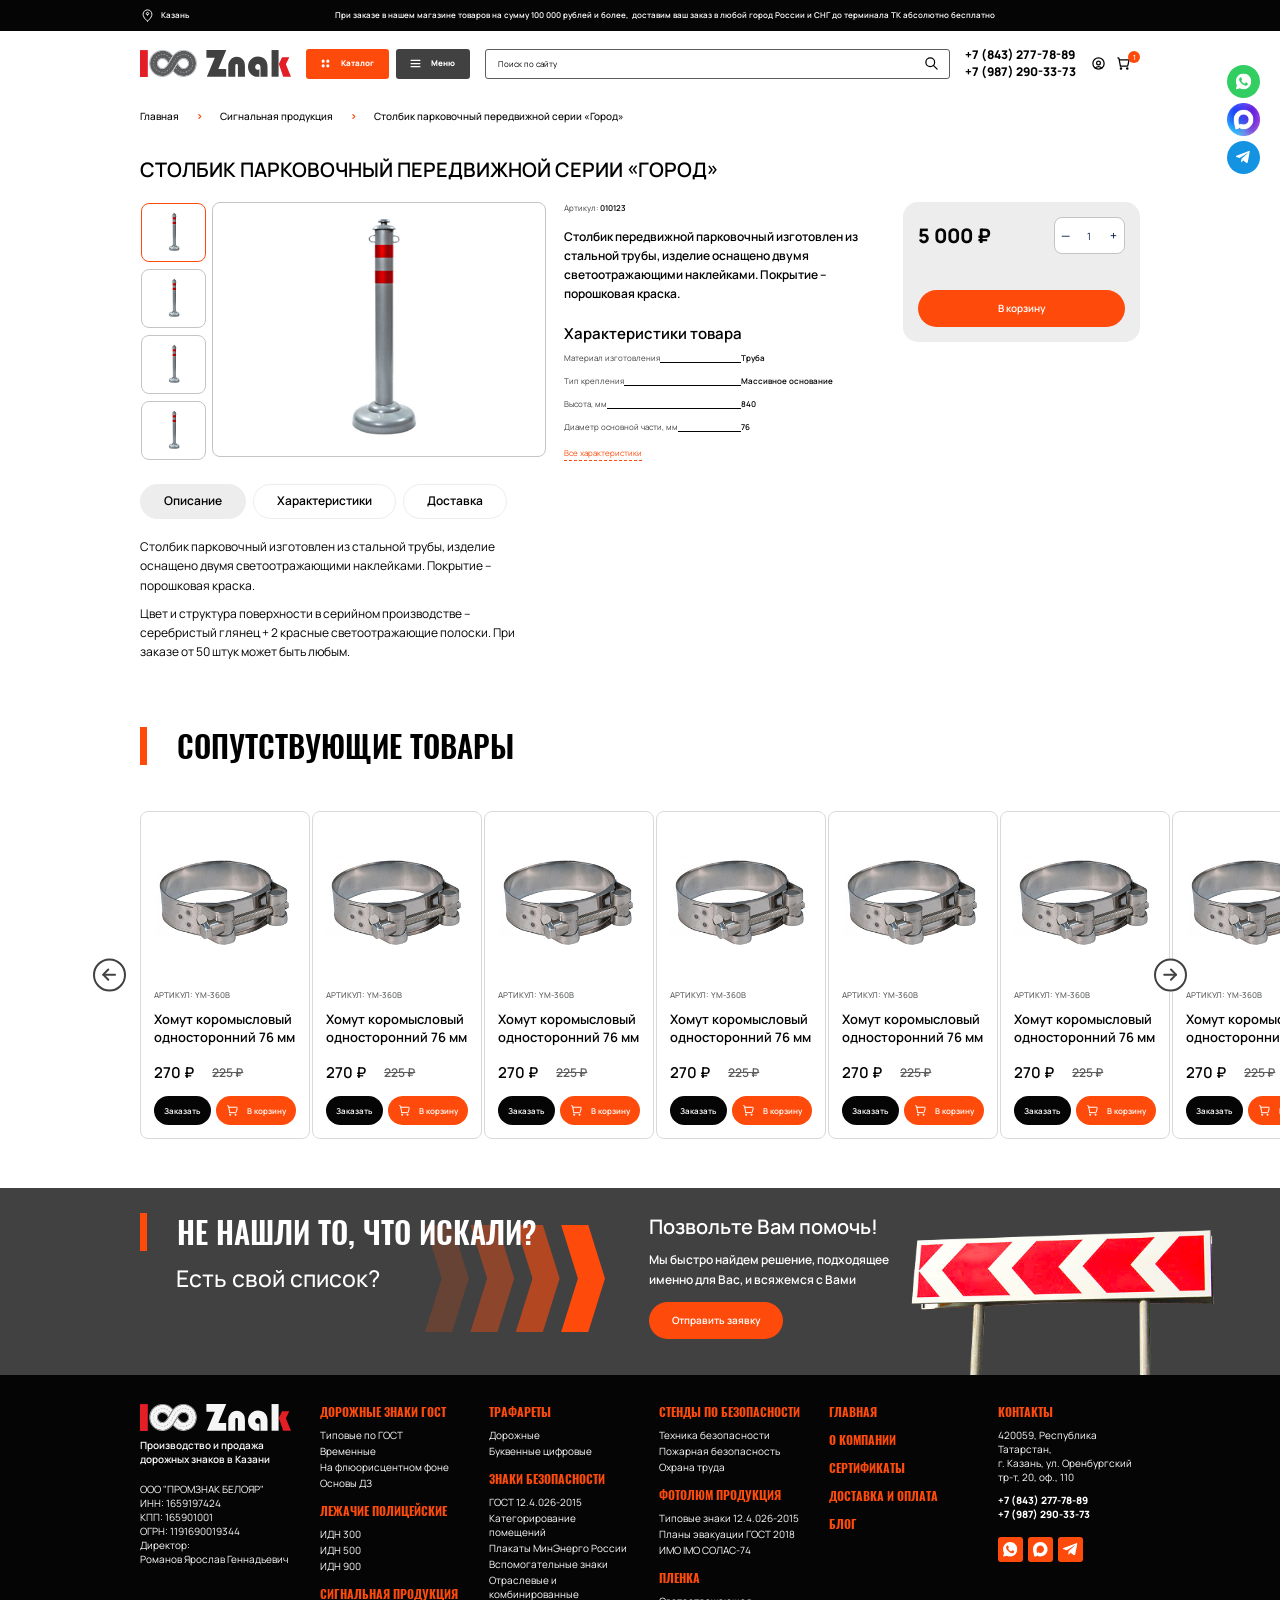
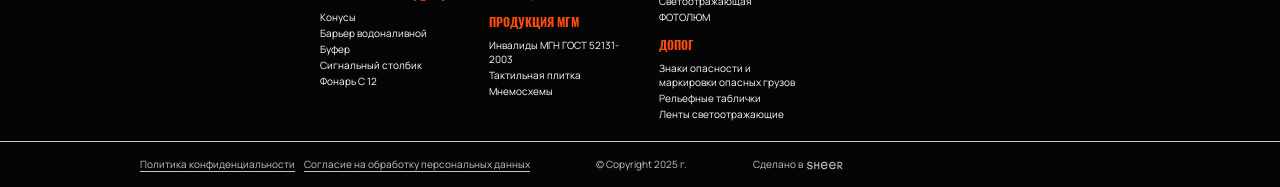
<file: card.html>
<!DOCTYPE html>
<!--[if lt IE 7]><html lang="ru" class="lt-ie9 lt-ie8 lt-ie7"><![endif]-->
<!--[if IE 7]><html lang="ru" class="lt-ie9 lt-ie8"><![endif]-->
<!--[if IE 8]><html lang="ru" class="lt-ie9"><![endif]-->
<!--[if gt IE 8]><!-->
<html lang="ru">
<!--<![endif]-->
<head>
	<meta charset="utf-8" />
	<title>Заголовок</title>
	<meta http-equiv="X-UA-Compatible" content="IE=edge" />
	<meta name="viewport" content="width=device-width, initial-scale=1, maximum-scale=1">
	<meta name="format-detection" content="telephone=no" />
	<link rel="shortcut icon" href="favicon.png" />
	<link rel="stylesheet" href="libs/bootstrap/bootstrap-grid.css" />
	<link rel="stylesheet" href="libs/fancybox-master/dist/jquery.fancybox.min.css" />
	<link rel="stylesheet" href="libs/slick-1.5.9/slick/slick.css" />
	<link rel="stylesheet" href="css/fonts.css" />
	<link rel="stylesheet" href="css/main.css?ver=1.6" />
	<link rel="stylesheet" href="css/media.css?ver=1.6" />
</head>
<body>

	<div class="wrapper"> 

		<ul class="socials-fixed">
			<li><a href="#" target="_blank"><img src="img/wp.svg" alt="alt"></a></li>
			<li><a href="#" target="_blank"><img src="img/max.png" alt="alt"></a></li>
			<li><a href="#" target="_blank"><img src="img/tg.svg" alt="alt"></a></li>
		</ul>

		<header class="header">
			<div class="header__top">
				<div class="container">
					<div class="header__head">
						<div class="header__location"><img src="img/pin.svg" alt="alt">Казань</div>
						<div class="header__info">При заказе в нашем магазине товаров на сумму 100 000 рублей и более,  доставим ваш заказ в любой город России и СНГ до терминала ТК абсолютно бесплатно</div>
					</div>
				</div>
			</div>
			<div class="header__main">
				<div class="container">
					<div class="header__wrapper">
						<a href="#" class="logo">
							<img src="img/logo.svg" alt="alt">
						</a>
						<div class="header__buttons">
							<div class="menu-wrap">
								<a href="#" class="btn-page btn-page_catalog">
									<span class="btn-page__icon"></span>
									<span>Каталог</span>
								</a>
								<div class="menu-dropdown">
									<nav class="menu">
										<ul class="menu__list">
											<li class="menu__haschild">
												<a href="#">Дорожные знаки ГОСТ <div class="menu__arrow"></div></a>
												<ul>
													<li><a href="#">Наименование 1</a></li>
													<li><a href="#">Наименование 1</a></li>
													<li><a href="#">Наименование 1</a></li>
													<li><a href="#">Наименование 1</a></li>
													<li><a href="#">Наименование 1</a></li>
													<li><a href="#">Наименование 1</a></li>
													<li><a href="#">Наименование 1</a></li>
												</ul>
											</li>
											<li class="menu__haschild">
												<a href="#">Лежачие полицейские <div class="menu__arrow"></div></a>
												<ul>
													<li><a href="#">Наименование 1</a></li>
													<li><a href="#">Наименование 1</a></li>
													<li><a href="#">Наименование 1</a></li>
													<li><a href="#">Наименование 1</a></li>
													<li><a href="#">Наименование 1</a></li>
													<li><a href="#">Наименование 1</a></li>
													<li><a href="#">Наименование 1</a></li>
												</ul>
											</li>
											<li class="menu__haschild">
												<a href="#">Сигнальная продукция <div class="menu__arrow"></div></a>
												<ul>
													<li><a href="#">Наименование 1</a></li>
													<li><a href="#">Наименование 1</a></li>
													<li><a href="#">Наименование 1</a></li>
													<li><a href="#">Наименование 1</a></li>
													<li><a href="#">Наименование 1</a></li>
													<li><a href="#">Наименование 1</a></li>
													<li><a href="#">Наименование 1</a></li>
												</ul>
											</li>
											<li class="menu__haschild">
												<a href="#">Трафареты <div class="menu__arrow"></div></a>
												<ul>
													<li><a href="#">Наименование 1</a></li>
													<li><a href="#">Наименование 1</a></li>
													<li><a href="#">Наименование 1</a></li>
													<li><a href="#">Наименование 1</a></li>
													<li><a href="#">Наименование 1</a></li>
													<li><a href="#">Наименование 1</a></li>
													<li><a href="#">Наименование 1</a></li>
												</ul>
											</li>
											<li class="menu__haschild">
												<a href="#">Знаки безопасности <div class="menu__arrow"></div></a>
												<ul>
													<li><a href="#">Наименование 1</a></li>
													<li><a href="#">Наименование 1</a></li>
													<li><a href="#">Наименование 1</a></li>
													<li><a href="#">Наименование 1</a></li>
													<li><a href="#">Наименование 1</a></li>
													<li><a href="#">Наименование 1</a></li>
													<li><a href="#">Наименование 1</a></li>
												</ul>
											</li>
											<li class="menu__haschild">
												<a href="#">Продукция МГМ <div class="menu__arrow"></div></a>
												<ul>
													<li><a href="#">Наименование 1</a></li>
													<li><a href="#">Наименование 1</a></li>
													<li><a href="#">Наименование 1</a></li>
													<li><a href="#">Наименование 1</a></li>
													<li><a href="#">Наименование 1</a></li>
													<li><a href="#">Наименование 1</a></li>
													<li><a href="#">Наименование 1</a></li>
												</ul>
											</li>
											<li class="menu__haschild">
												<a href="#">Стенды по безопасности <div class="menu__arrow"></div></a>
												<ul>
													<li><a href="#">Наименование 1</a></li>
													<li><a href="#">Наименование 1</a></li>
													<li><a href="#">Наименование 1</a></li>
													<li><a href="#">Наименование 1</a></li>
													<li><a href="#">Наименование 1</a></li>
													<li><a href="#">Наименование 1</a></li>
													<li><a href="#">Наименование 1</a></li>
												</ul>
											</li>
											<li class="menu__haschild">
												<a href="#">Фотолюм продукция <div class="menu__arrow"></div></a>
												<ul>
													<li><a href="#">Наименование 1</a></li>
													<li><a href="#">Наименование 1</a></li>
													<li><a href="#">Наименование 1</a></li>
													<li><a href="#">Наименование 1</a></li>
													<li><a href="#">Наименование 1</a></li>
													<li><a href="#">Наименование 1</a></li>
													<li><a href="#">Наименование 1</a></li>
												</ul>
											</li>
											<li class="menu__haschild">
												<a href="#">Пленка <div class="menu__arrow"></div></a>
												<ul>
													<li><a href="#">Наименование 1</a></li>
													<li><a href="#">Наименование 1</a></li>
													<li><a href="#">Наименование 1</a></li>
													<li><a href="#">Наименование 1</a></li>
													<li><a href="#">Наименование 1</a></li>
													<li><a href="#">Наименование 1</a></li>
													<li><a href="#">Наименование 1</a></li>
												</ul>
											</li>
											<li class="menu__haschild">
												<a href="#">ДОПОГ <div class="menu__arrow"></div></a>
												<ul>
													<li><a href="#">Наименование 1</a></li>
													<li><a href="#">Наименование 1</a></li>
													<li><a href="#">Наименование 1</a></li>
													<li><a href="#">Наименование 1</a></li>
													<li><a href="#">Наименование 1</a></li>
													<li><a href="#">Наименование 1</a></li>
													<li><a href="#">Наименование 1</a></li>
												</ul>
											</li>
										</ul>
									</nav>
								</div>
							</div>
							<div class="menu-wrap">
								<a href="#" class="btn-page btn-page_menu">
									<span class="btn-page__icon"></span>
									<span>Меню</span>
								</a>
								<div class="menu-dropdown menu-dropdown--main">
									<nav class="menu">
										<ul class="menu__list">
											<li><a href="#">Главная</a></li>
											<li><a href="#">О компании</a></li>
											<li><a href="#">Сертификаты</a></li>
											<li><a href="#">Доставка и оплата</a></li>
											<li><a href="#">Блог</a></li>
											<li><a href="#">Контакты</a></li>
										</ul>
									</nav>
								</div>
							</div>
						</div>
						<div class="search-main">
							<form>
								<input type="text" placeholder="Поиск по сайту" required>
								<button class="search-main__btn"></button>
							</form>
						</div>
						<ul class="phones-list">
							<li><a href="tel:+78432777889">+7 (843) 277-78-89</a></li>
							<li><a href="tel:+79872903373">+7 (987) 290-33-73</a></li>
						</ul>
						<div class="header__personal">
							<a href="#" class="btn-header">
								<img src="img/user.svg" alt="alt">
							</a>
							<a href="#" class="btn-header">
								<img src="img/cart.svg" alt="alt">
								<span class="btn-header__value">1</span>
							</a>
						</div>
						<div class="sandwich">
							<div class="sw-topper"></div>
							<div class="sw-bottom"></div>
							<div class="sw-footer"></div>
						</div>
					</div>
				</div>
			</div>
			<div class="menu-mobile">
				<div class="search-main">
					<form>
						<input type="text" placeholder="Поиск по сайту" required>
						<button class="search-main__btn"></button>
					</form>
				</div>
				<nav class="menu">
					<ul class="menu__list">
						<li><a href="#">Главная </a></li>
						<li class="menu__haschild">
							<a href="#">Каталог <div class="menu__arrow"></div></a>
							<ul>
							<li class="menu__haschild">
								<a href="#">Дорожные знаки ГОСТ <div class="menu__arrow"></div></a>
								<ul>
									<li><a href="#">Наименование 1</a></li>
									<li><a href="#">Наименование 1</a></li>
									<li><a href="#">Наименование 1</a></li>
									<li><a href="#">Наименование 1</a></li>
									<li><a href="#">Наименование 1</a></li>
									<li><a href="#">Наименование 1</a></li>
									<li><a href="#">Наименование 1</a></li>
								</ul>
							</li>
							<li class="menu__haschild">
								<a href="#">Лежачие полицейские <div class="menu__arrow"></div></a>
								<ul>
									<li><a href="#">Наименование 1</a></li>
									<li><a href="#">Наименование 1</a></li>
									<li><a href="#">Наименование 1</a></li>
									<li><a href="#">Наименование 1</a></li>
									<li><a href="#">Наименование 1</a></li>
									<li><a href="#">Наименование 1</a></li>
									<li><a href="#">Наименование 1</a></li>
								</ul>
							</li>
							<li class="menu__haschild">
								<a href="#">Сигнальная продукция <div class="menu__arrow"></div></a>
								<ul>
									<li><a href="#">Наименование 1</a></li>
									<li><a href="#">Наименование 1</a></li>
									<li><a href="#">Наименование 1</a></li>
									<li><a href="#">Наименование 1</a></li>
									<li><a href="#">Наименование 1</a></li>
									<li><a href="#">Наименование 1</a></li>
									<li><a href="#">Наименование 1</a></li>
								</ul>
							</li>
							<li class="menu__haschild">
								<a href="#">Трафареты <div class="menu__arrow"></div></a>
								<ul>
									<li><a href="#">Наименование 1</a></li>
									<li><a href="#">Наименование 1</a></li>
									<li><a href="#">Наименование 1</a></li>
									<li><a href="#">Наименование 1</a></li>
									<li><a href="#">Наименование 1</a></li>
									<li><a href="#">Наименование 1</a></li>
									<li><a href="#">Наименование 1</a></li>
								</ul>
							</li>
							<li class="menu__haschild">
								<a href="#">Знаки безопасности <div class="menu__arrow"></div></a>
								<ul>
									<li><a href="#">Наименование 1</a></li>
									<li><a href="#">Наименование 1</a></li>
									<li><a href="#">Наименование 1</a></li>
									<li><a href="#">Наименование 1</a></li>
									<li><a href="#">Наименование 1</a></li>
									<li><a href="#">Наименование 1</a></li>
									<li><a href="#">Наименование 1</a></li>
								</ul>
							</li>
							<li class="menu__haschild">
								<a href="#">Продукция МГМ <div class="menu__arrow"></div></a>
								<ul>
									<li><a href="#">Наименование 1</a></li>
									<li><a href="#">Наименование 1</a></li>
									<li><a href="#">Наименование 1</a></li>
									<li><a href="#">Наименование 1</a></li>
									<li><a href="#">Наименование 1</a></li>
									<li><a href="#">Наименование 1</a></li>
									<li><a href="#">Наименование 1</a></li>
								</ul>
							</li>
							<li class="menu__haschild">
								<a href="#">Стенды по безопасности <div class="menu__arrow"></div></a>
								<ul>
									<li><a href="#">Наименование 1</a></li>
									<li><a href="#">Наименование 1</a></li>
									<li><a href="#">Наименование 1</a></li>
									<li><a href="#">Наименование 1</a></li>
									<li><a href="#">Наименование 1</a></li>
									<li><a href="#">Наименование 1</a></li>
									<li><a href="#">Наименование 1</a></li>
								</ul>
							</li>
							<li class="menu__haschild">
								<a href="#">Фотолюм продукция <div class="menu__arrow"></div></a>
								<ul>
									<li><a href="#">Наименование 1</a></li>
									<li><a href="#">Наименование 1</a></li>
									<li><a href="#">Наименование 1</a></li>
									<li><a href="#">Наименование 1</a></li>
									<li><a href="#">Наименование 1</a></li>
									<li><a href="#">Наименование 1</a></li>
									<li><a href="#">Наименование 1</a></li>
								</ul>
							</li>
							<li class="menu__haschild">
								<a href="#">Пленка <div class="menu__arrow"></div></a>
								<ul>
									<li><a href="#">Наименование 1</a></li>
									<li><a href="#">Наименование 1</a></li>
									<li><a href="#">Наименование 1</a></li>
									<li><a href="#">Наименование 1</a></li>
									<li><a href="#">Наименование 1</a></li>
									<li><a href="#">Наименование 1</a></li>
									<li><a href="#">Наименование 1</a></li>
								</ul>
							</li>
							<li class="menu__haschild">
								<a href="#">ДОПОГ <div class="menu__arrow"></div></a>
								<ul>
									<li><a href="#">Наименование 1</a></li>
									<li><a href="#">Наименование 1</a></li>
									<li><a href="#">Наименование 1</a></li>
									<li><a href="#">Наименование 1</a></li>
									<li><a href="#">Наименование 1</a></li>
									<li><a href="#">Наименование 1</a></li>
									<li><a href="#">Наименование 1</a></li>
								</ul>
							</li>
						</ul>
						</li>
						<li><a href="#">О компании</a></li>
						<li><a href="#">Сертификаты</a></li>
						<li><a href="#">Доставка и оплата</a></li>
						<li><a href="#">Блог</a></li>
						<li><a href="#">Контакты</a></li>
					</ul>
				</nav>
				<ul class="phones-list">
					<li><a href="tel:+78432777889">+7 (843) 277-78-89</a></li>
					<li><a href="tel:+79872903373">+7 (987) 290-33-73</a></li>
				</ul>
			</div>
			<div class="menu-overlay"></div>
		</header>

		<section class="page-card">
			<div class="container">
				<ul class="breadcrumbs">
					<li><a href="#">Главная</a></li>
					<li><a href="#">Сигнальная продукция</a></li>
					<li>Столбик парковочный передвижной серии «Город»</li>
				</ul>
				<h1 class="title-card">Столбик парковочный передвижной серии «Город»</h1>
				<div class="row">
					<div class="col-lg-1">
						<div class="slider-nav">
							<div>
								<div class="slider-nav__item">
									<img src="img/nav1.jpg" alt="alt">
								</div>
							</div>
							<div>
								<div class="slider-nav__item">
									<img src="img/nav1.jpg" alt="alt">
								</div>
							</div>
							<div>
								<div class="slider-nav__item">
									<img src="img/nav1.jpg" alt="alt">
								</div>
							</div>
							<div>
								<div class="slider-nav__item">
									<img src="img/nav1.jpg" alt="alt">
								</div>
							</div>
							<div>
								<div class="slider-nav__item">
									<img src="img/nav1.jpg" alt="alt">
								</div>
							</div>
						</div>
					</div>
					<div class="col-lg-4 col_for">
						<div class="slider-for">
							<div>
								<a href="img/for1.jpg" class="slider-for__item fancybox" data-fancybox="card">
									<img src="img/for1.jpg" alt="alt">
								</a>
							</div>
							<div>
								<a href="img/for1.jpg" class="slider-for__item fancybox" data-fancybox="card">
									<img src="img/for1.jpg" alt="alt">
								</a>
							</div>
							<div>
								<a href="img/for1.jpg" class="slider-for__item fancybox" data-fancybox="card">
									<img src="img/for1.jpg" alt="alt">
								</a>
							</div>
							<div>
								<a href="img/for1.jpg" class="slider-for__item fancybox" data-fancybox="card">
									<img src="img/for1.jpg" alt="alt">
								</a>
							</div>
							<div>
								<a href="img/for1.jpg" class="slider-for__item fancybox" data-fancybox="card">
									<img src="img/for1.jpg" alt="alt">
								</a>
							</div>
						</div>
					</div>
					<div class="col-lg-4">
						<div class="articul">Артикул: <strong>010123</strong></div>
						<p><strong>Столбик передвижной парковочный изготовлен из стальной трубы, изделие оснащено двумя светоотражающими наклейками. Покрытие – порошковая краска.</strong></p>
						<div class="title-small">Характеристики товара</div>
						<ul class="features">
							<li>
								<div class="feature">
									<div class="feature__title">Материал изготовления </div>
									<div class="feature__value">Труба</div>
								</div>
							</li>
							<li>
								<div class="feature">
									<div class="feature__title">Тип крепления</div>
									<div class="feature__value">Массивное основание</div>
								</div>
							</li>
							<li>
								<div class="feature">
									<div class="feature__title">Высота, мм </div>
									<div class="feature__value">840</div>
								</div>
							</li>
							<li>
								<div class="feature">
									<div class="feature__title">Диаметр основной части, мм</div>
									<div class="feature__value">76</div>
								</div>
							</li>
						</ul>
						<div class="more-features">Все характеристики</div>
					</div>
					<div class="col-lg-3">
						<div class="card-info">
							<div class="card-info__head">
								<div class="price-main">5 000 ₽</div>
								<div class="quantity">
									<div class="quantity-button quantity-down">—</div>
									<input type="number" min="1" step="1" value="1">
									<div class="quantity-button quantity-up">+</div>
								</div>
							</div>
							<a href="#" class="btn-main btn-main_secondary">В корзину</a>
						</div>
					</div>
				</div>
				<ul class="tabs">
					<li class="active"><a href="#tab_card1">Описание</a></li>
					<li><a href="#tab_card2">Характеристики</a></li>
					<li><a href="#tab_card3">Доставка</a></li>
				</ul>
				<div class="tab-container">
					<div class="tab-pane" id="tab_card1">
						<div class="row">
							<div class="col-lg-5">
								<p>Столбик парковочный изготовлен из стальной трубы, изделие оснащено двумя светоотражающими наклейками. Покрытие – порошковая краска.</p>
								<p>Цвет и структура поверхности в серийном производстве – серебристый глянец + 2 красные светоотражающие полоски. При заказе от 50 штук может быть любым.</p>
							</div>
						</div>
					</div>
					<div class="tab-pane" id="tab_card2">
						<div class="row">
							<div class="col-lg-5">
								<p>Столбик парковочный изготовлен из стальной трубы, изделие оснащено двумя светоотражающими наклейками. Покрытие – порошковая краска.</p>
								<p>Цвет и структура поверхности в серийном производстве – серебристый глянец + 2 красные светоотражающие полоски. При заказе от 50 штук может быть любым.</p>
							</div>
						</div>
					</div>
					<div class="tab-pane" id="tab_card3">
						<div class="row">
							<div class="col-lg-5">
								<p>Столбик парковочный изготовлен из стальной трубы, изделие оснащено двумя светоотражающими наклейками. Покрытие – порошковая краска.</p>
								<p>Цвет и структура поверхности в серийном производстве – серебристый глянец + 2 красные светоотражающие полоски. При заказе от 50 штук может быть любым.</p>
							</div>
						</div>
					</div>
				</div>
			</div>
		</section>

		<section class="recomendations">
			<div class="container">
				<h2 class="title-section">сопутствующие товары</h2>
				<div class="slider-catalog">
					<div>
						<div class="item-catalog">
							<a href="#" class="item-catalog__image">
								<img src="img/catalog1.jpg" alt="alt">
							</a>
							<div class="item-catalog__articul">АРТИКУЛ: YM-360B</div>
							<a href="#" class="item-catalog__title">Хомут коромысловый односторонний 76 мм</a>
							<div class="item-catalog__prices">
								<div class="price-main">270 ₽</div>
								<div class="price-old">225 ₽ </div>
							</div>
							<div class="item-catalog__buttons">
								<a href="#" class="btn-main">Заказать</a>
								<a href="#" class="btn-main btn-main_secondary"><img src="img/btn_cart.svg" alt="alt">В корзину</a>
							</div>
						</div>
					</div>
					<div>
						<div class="item-catalog">
							<a href="#" class="item-catalog__image">
								<img src="img/catalog1.jpg" alt="alt">
							</a>
							<div class="item-catalog__articul">АРТИКУЛ: YM-360B</div>
							<a href="#" class="item-catalog__title">Хомут коромысловый односторонний 76 мм</a>
							<div class="item-catalog__prices">
								<div class="price-main">270 ₽</div>
								<div class="price-old">225 ₽ </div>
							</div>
							<div class="item-catalog__buttons">
								<a href="#" class="btn-main">Заказать</a>
								<a href="#" class="btn-main btn-main_secondary"><img src="img/btn_cart.svg" alt="alt">В корзину</a>
							</div>
						</div>
					</div>
					<div>
						<div class="item-catalog">
							<a href="#" class="item-catalog__image">
								<img src="img/catalog1.jpg" alt="alt">
							</a>
							<div class="item-catalog__articul">АРТИКУЛ: YM-360B</div>
							<a href="#" class="item-catalog__title">Хомут коромысловый односторонний 76 мм</a>
							<div class="item-catalog__prices">
								<div class="price-main">270 ₽</div>
								<div class="price-old">225 ₽ </div>
							</div>
							<div class="item-catalog__buttons">
								<a href="#" class="btn-main">Заказать</a>
								<a href="#" class="btn-main btn-main_secondary"><img src="img/btn_cart.svg" alt="alt">В корзину</a>
							</div>
						</div>
					</div>
					<div>
						<div class="item-catalog">
							<a href="#" class="item-catalog__image">
								<img src="img/catalog1.jpg" alt="alt">
							</a>
							<div class="item-catalog__articul">АРТИКУЛ: YM-360B</div>
							<a href="#" class="item-catalog__title">Хомут коромысловый односторонний 76 мм</a>
							<div class="item-catalog__prices">
								<div class="price-main">270 ₽</div>
								<div class="price-old">225 ₽ </div>
							</div>
							<div class="item-catalog__buttons">
								<a href="#" class="btn-main">Заказать</a>
								<a href="#" class="btn-main btn-main_secondary"><img src="img/btn_cart.svg" alt="alt">В корзину</a>
							</div>
						</div>
					</div>
					<div>
						<div class="item-catalog">
							<a href="#" class="item-catalog__image">
								<img src="img/catalog1.jpg" alt="alt">
							</a>
							<div class="item-catalog__articul">АРТИКУЛ: YM-360B</div>
							<a href="#" class="item-catalog__title">Хомут коромысловый односторонний 76 мм</a>
							<div class="item-catalog__prices">
								<div class="price-main">270 ₽</div>
								<div class="price-old">225 ₽ </div>
							</div>
							<div class="item-catalog__buttons">
								<a href="#" class="btn-main">Заказать</a>
								<a href="#" class="btn-main btn-main_secondary"><img src="img/btn_cart.svg" alt="alt">В корзину</a>
							</div>
						</div>
					</div>
					<div>
						<div class="item-catalog">
							<a href="#" class="item-catalog__image">
								<img src="img/catalog1.jpg" alt="alt">
							</a>
							<div class="item-catalog__articul">АРТИКУЛ: YM-360B</div>
							<a href="#" class="item-catalog__title">Хомут коромысловый односторонний 76 мм</a>
							<div class="item-catalog__prices">
								<div class="price-main">270 ₽</div>
								<div class="price-old">225 ₽ </div>
							</div>
							<div class="item-catalog__buttons">
								<a href="#" class="btn-main">Заказать</a>
								<a href="#" class="btn-main btn-main_secondary"><img src="img/btn_cart.svg" alt="alt">В корзину</a>
							</div>
						</div>
					</div>
					<div>
						<div class="item-catalog">
							<a href="#" class="item-catalog__image">
								<img src="img/catalog1.jpg" alt="alt">
							</a>
							<div class="item-catalog__articul">АРТИКУЛ: YM-360B</div>
							<a href="#" class="item-catalog__title">Хомут коромысловый односторонний 76 мм</a>
							<div class="item-catalog__prices">
								<div class="price-main">270 ₽</div>
								<div class="price-old">225 ₽ </div>
							</div>
							<div class="item-catalog__buttons">
								<a href="#" class="btn-main">Заказать</a>
								<a href="#" class="btn-main btn-main_secondary"><img src="img/btn_cart.svg" alt="alt">В корзину</a>
							</div>
						</div>
					</div>
					<div>
						<div class="item-catalog">
							<a href="#" class="item-catalog__image">
								<img src="img/catalog1.jpg" alt="alt">
							</a>
							<div class="item-catalog__articul">АРТИКУЛ: YM-360B</div>
							<a href="#" class="item-catalog__title">Хомут коромысловый односторонний 76 мм</a>
							<div class="item-catalog__prices">
								<div class="price-main">270 ₽</div>
								<div class="price-old">225 ₽ </div>
							</div>
							<div class="item-catalog__buttons">
								<a href="#" class="btn-main">Заказать</a>
								<a href="#" class="btn-main btn-main_secondary"><img src="img/btn_cart.svg" alt="alt">В корзину</a>
							</div>
						</div>
					</div>
					<div>
						<div class="item-catalog">
							<a href="#" class="item-catalog__image">
								<img src="img/catalog1.jpg" alt="alt">
							</a>
							<div class="item-catalog__articul">АРТИКУЛ: YM-360B</div>
							<a href="#" class="item-catalog__title">Хомут коромысловый односторонний 76 мм</a>
							<div class="item-catalog__prices">
								<div class="price-main">270 ₽</div>
								<div class="price-old">225 ₽ </div>
							</div>
							<div class="item-catalog__buttons">
								<a href="#" class="btn-main">Заказать</a>
								<a href="#" class="btn-main btn-main_secondary"><img src="img/btn_cart.svg" alt="alt">В корзину</a>
							</div>
						</div>
					</div>
					<div>
						<div class="item-catalog">
							<a href="#" class="item-catalog__image">
								<img src="img/catalog1.jpg" alt="alt">
							</a>
							<div class="item-catalog__articul">АРТИКУЛ: YM-360B</div>
							<a href="#" class="item-catalog__title">Хомут коромысловый односторонний 76 мм</a>
							<div class="item-catalog__prices">
								<div class="price-main">270 ₽</div>
								<div class="price-old">225 ₽ </div>
							</div>
							<div class="item-catalog__buttons">
								<a href="#" class="btn-main">Заказать</a>
								<a href="#" class="btn-main btn-main_secondary"><img src="img/btn_cart.svg" alt="alt">В корзину</a>
							</div>
						</div>
					</div>
					<div>
						<div class="item-catalog">
							<a href="#" class="item-catalog__image">
								<img src="img/catalog1.jpg" alt="alt">
							</a>
							<div class="item-catalog__articul">АРТИКУЛ: YM-360B</div>
							<a href="#" class="item-catalog__title">Хомут коромысловый односторонний 76 мм</a>
							<div class="item-catalog__prices">
								<div class="price-main">270 ₽</div>
								<div class="price-old">225 ₽ </div>
							</div>
							<div class="item-catalog__buttons">
								<a href="#" class="btn-main">Заказать</a>
								<a href="#" class="btn-main btn-main_secondary"><img src="img/btn_cart.svg" alt="alt">В корзину</a>
							</div>
						</div>
					</div>
					<div>
						<div class="item-catalog">
							<a href="#" class="item-catalog__image">
								<img src="img/catalog1.jpg" alt="alt">
							</a>
							<div class="item-catalog__articul">АРТИКУЛ: YM-360B</div>
							<a href="#" class="item-catalog__title">Хомут коромысловый односторонний 76 мм</a>
							<div class="item-catalog__prices">
								<div class="price-main">270 ₽</div>
								<div class="price-old">225 ₽ </div>
							</div>
							<div class="item-catalog__buttons">
								<a href="#" class="btn-main">Заказать</a>
								<a href="#" class="btn-main btn-main_secondary"><img src="img/btn_cart.svg" alt="alt">В корзину</a>
							</div>
						</div>
					</div>
				</div>
			</div>
		</section>

		<section class="consultation">
			<div class="container">
				<div class="row">
					<div class="col-lg-6">
						<h2 class="title-section">не нашли то, что искали?</h2>
						<div class="consultation__descr">Есть свой список?</div>
						<div class="consultation__bg">
							<img src="img/bg_consultation.svg" alt="alt">
						</div>
					</div>
					<div class="col-lg-6">
						<div class="consultation__wrap">
							<div class="consultation__content">
								<div class="consultation__title">Позвольте Вам помочь!</div>
								<p>Мы быстро найдем решение, подходящее именно для Вас, и всяжемся с Вами</p>
								<a href="#" class="btn-main btn-main_secondary">Отправить заявку</a>
							</div>
							<div class="consultation__image">
								<img src="img/consultation.png" alt="alt">
							</div>
						</div>
					</div>
				</div>
			</div>
		</section>

		<footer class="footer">
			<div class="container">
				<div class="row">
					<div class="col-lg-2">
						<a href="#" class="logo">
							<img src="img/logo2.svg" alt="alt">
						</a>
						<div class="logo-descr">Производство и продажа дорожных знаков в Казани</div>
						<div class="requisites">
							<p>ООО "ПРОМЗНАК БЕЛОЯР"</p>
							<p>ИНН: 1659197424</p>
							<p>КПП: 165901001</p>
							<p>ОГРН: 1191690019344</p>
							<p>Директор: </p>
							<p>Романов Ярослав Геннадьевич</p>
						</div>
					</div>
					<div class="col-lg-6">
						<div class="footer__title footer__title_haschild show-mob">Каталог</div>
						<div class="footer__content">
							<div class="row">
								<div class="col-lg-4">
									<div class="footer__column">
										<div class="footer__title">Дорожные знаки ГОСТ</div>
										<ul class="footer__nav">
											<li><a href="#">Типовые по ГОСТ</a></li>
											<li><a href="#">Временные</a></li>
											<li><a href="#">На флюорисцентном фоне</a></li>
											<li><a href="#">Основы ДЗ</a></li>
										</ul>
										<div class="footer__title">Лежачие полицейские</div>
										<ul class="footer__nav">
											<li><a href="#">ИДН 300</a></li>
											<li><a href="#">ИДН 500</a></li>
											<li><a href="#">ИДН 900</a></li>
										</ul>
										<div class="footer__title">Сигнальная продукция</div>
										<ul class="footer__nav">
											<li><a href="#">Конусы </a></li>
											<li><a href="#">Барьер водоналивной</a></li>
											<li><a href="#">Буфер</a></li>
											<li><a href="#">Сигнальный столбик</a></li>
											<li><a href="#">Фонарь С 12</a></li>
										</ul>
									</div>
								</div>
								<div class="col-lg-4">
									<div class="footer__column">
										<div class="footer__title">Трафареты</div>
										<ul class="footer__nav">
											<li><a href="#">Дорожные</a></li>
											<li><a href="#">Буквенные цифровые</a></li>
										</ul>
										<div class="footer__title">Знаки безопасности</div>
										<ul class="footer__nav">
											<li><a href="#">ГОСТ 12.4.026-2015</a></li>
											<li><a href="#">Категорирование помещений</a></li>
											<li><a href="#">Плакаты МинЭнерго России</a></li>
											<li><a href="#">Вспомогательные знаки</a></li>
											<li><a href="#">Отраслевые и комбинированные</a></li>
										</ul>
										<div class="footer__title">Продукция МГМ</div>
										<ul class="footer__nav">
											<li><a href="#">Инвалиды МГН ГОСТ 52131-2003</a></li>
											<li><a href="#">Тактильная плитка</a></li>
											<li><a href="#">Мнемосхемы</a></li>
										</ul>
									</div>
								</div>
								<div class="col-lg-4">
									<div class="footer__column">
										<div class="footer__title">Стенды по безопасности</div>
										<ul class="footer__nav">
											<li><a href="#">Техника безопасности</a></li>
											<li><a href="#">Пожарная безопасность</a></li>
											<li><a href="#">Охрана труда</a></li>
										</ul>
										<div class="footer__title">ФОТОЛЮМ продукция</div>
										<ul class="footer__nav">
											<li><a href="#">Типовые знаки 12.4.026-2015</a></li>
											<li><a href="#">Планы эвакуации ГОСТ 2018</a></li>
											<li><a href="#">ИМО IMO СОЛАС-74</a></li>
										</ul>
										<div class="footer__title">Пленка</div>
										<ul class="footer__nav">
											<li><a href="#">Светоотражающая</a></li>
											<li><a href="#">ФОТОЛЮМ</a></li>
										</ul>
										<div class="footer__title">Допог</div>
										<ul class="footer__nav">
											<li><a href="#">Знаки опасности и маркировки опасных грузов</a></li>
											<li><a href="#">Рельефные таблички</a></li>
											<li><a href="#">Ленты светоотражающие</a></li>
										</ul>
									</div>
								</div>
							</div>
						</div>
					</div>
					<div class="col-lg-2">
						<div class="footer__column">
							<ul class="footer__nav footer__nav_big">
								<li><a href="#">Главная </a></li>
								<li><a href="#">О компании</a></li>
								<li><a href="#">Сертификаты</a></li>
								<li><a href="#">Доставка и оплата</a></li>
								<li><a href="#">Блог</a></li>
							</ul>
						</div>
					</div>
					<div class="col-lg-2">
						<div class="footer__column">
							<div class="footer__title">Контакты</div>
							<p>420059, Республика Татарстан, <br>г. Казань, ул. Оренбургский тр-т, 20, оф., 110</p>
							<ul class="phones-list">
								<li><a href="tel:+78432777889">+7 (843) 277-78-89</a></li>
								<li><a href="tel:+79872903373">+7 (987) 290-33-73</a></li>
							</ul>
							<ul class="socials-list">
								<li><a href="#" target="_blank"><img src="img/soc_wp.svg" alt="alt"></a></li>
								<li><a href="#" target="_blank"><img src="img/soc_max.svg" alt="alt"></a></li>
								<li><a href="#" target="_blank"><img src="img/soc_tg.svg" alt="alt"></a></li>
							</ul>
						</div>
					</div>
				</div>
			</div>
			<div class="footer__bottom">
				<div class="container">
					<div class="footer__wrapper">
						<div class="footer__links">
							<a href="#">Политика конфиденциальности</a>
							<a href="#">Согласие на обработку персональных данных</a>
						</div>
						<div class="copyright">© Copyright 2025 г.</div>
						<div class="create">Сделано в <a href="#" target="_blank"><img src="img/sheer.svg" alt="alt"></a></div>
					</div>
				</div>
			</div>
		</footer>
		
	</div>


	<script src="libs/jquery/jquery-3.6.0.min.js"></script>
	<script src="libs/fancybox-master/dist/jquery.fancybox.min.js"></script>
	<script src="libs/slick-1.5.9/slick/slick.min.js"></script>
	<script src="libs/mask/jquery.maskedinput.js"></script>
	<script src="js/common.js?ver=1.6"></script>
	<!-- Yandex.Metrika counter --><!-- /Yandex.Metrika counter -->
	<!-- Google Analytics counter --><!-- /Google Analytics counter -->
</body>
</html>
</file>
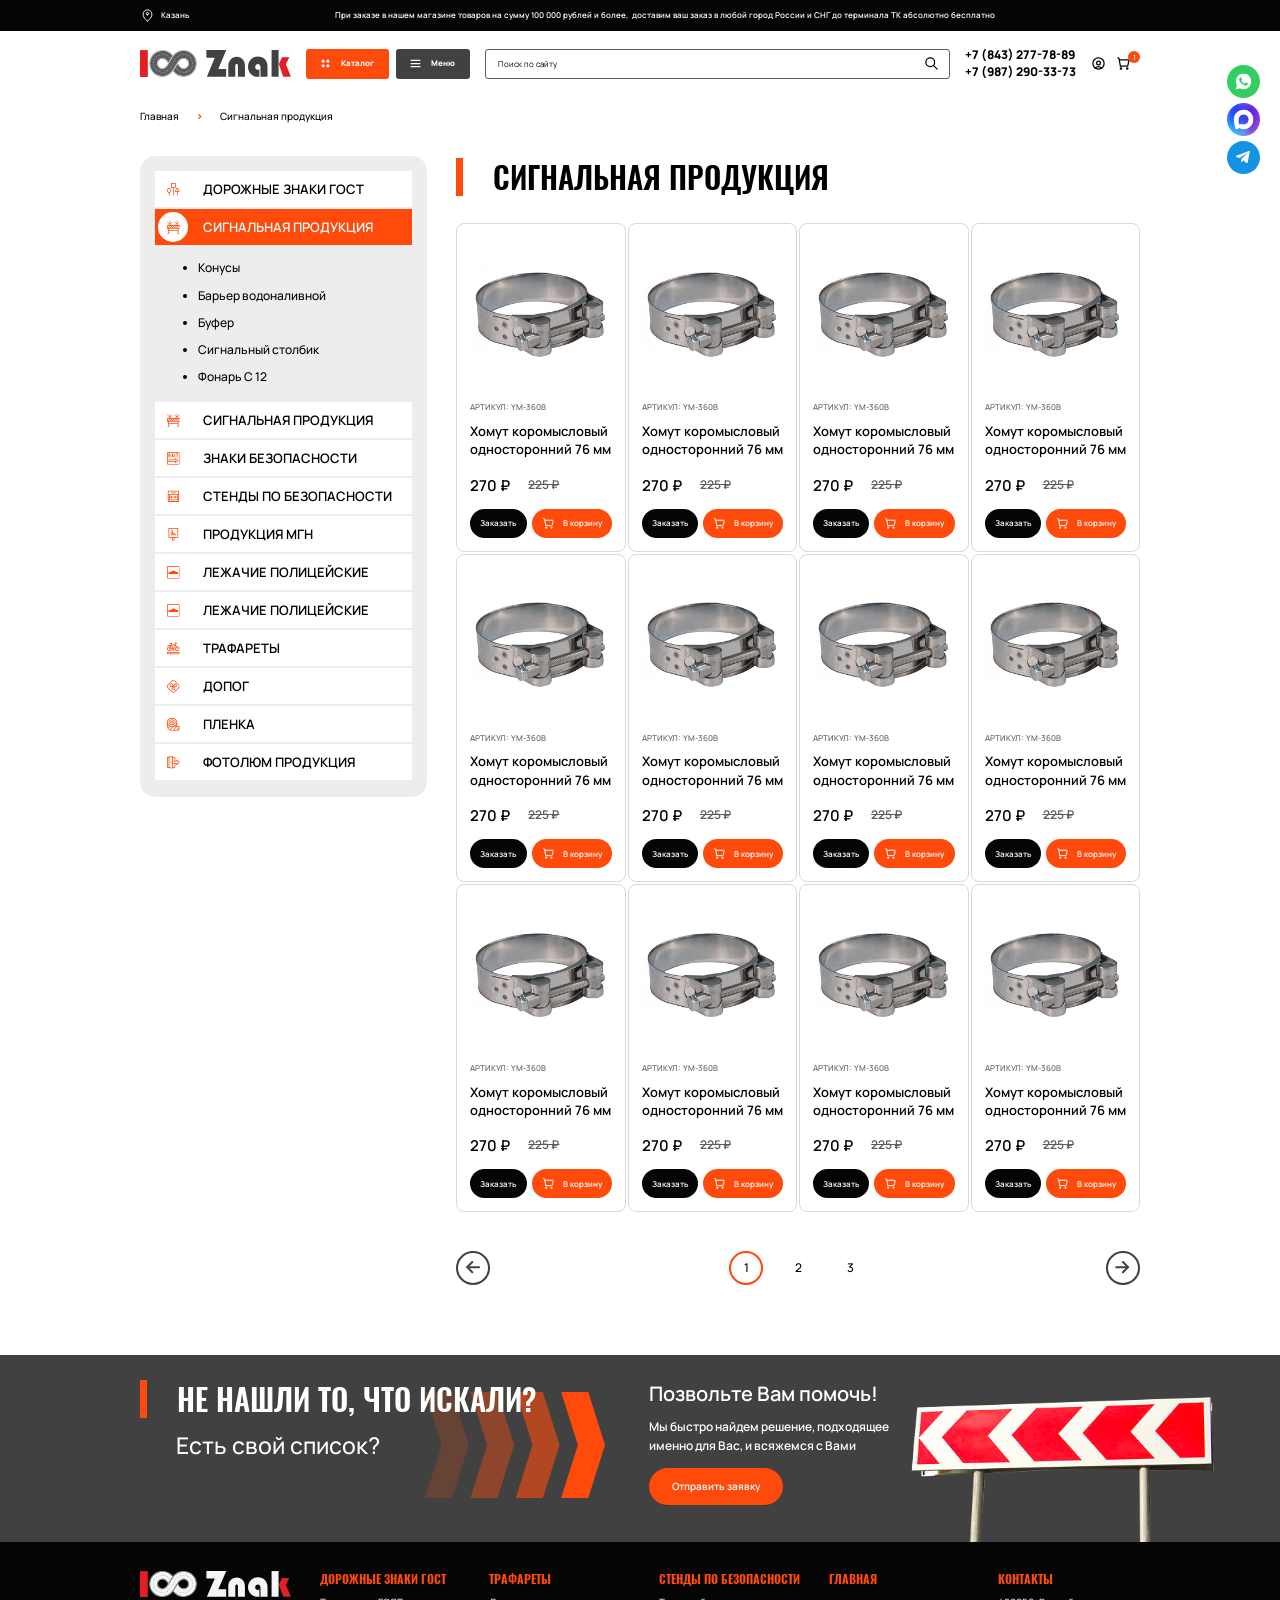
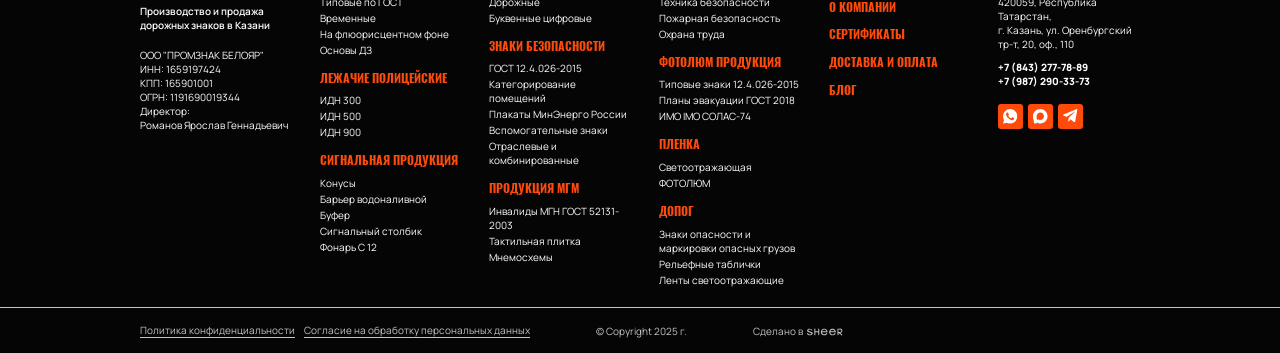
<file: catalog.html>
<!DOCTYPE html>
<!--[if lt IE 7]><html lang="ru" class="lt-ie9 lt-ie8 lt-ie7"><![endif]-->
<!--[if IE 7]><html lang="ru" class="lt-ie9 lt-ie8"><![endif]-->
<!--[if IE 8]><html lang="ru" class="lt-ie9"><![endif]-->
<!--[if gt IE 8]><!-->
<html lang="ru">
<!--<![endif]-->
<head>
	<meta charset="utf-8" />
	<title>Заголовок</title>
	<meta http-equiv="X-UA-Compatible" content="IE=edge" />
	<meta name="viewport" content="width=device-width, initial-scale=1, maximum-scale=1">
	<meta name="format-detection" content="telephone=no" />
	<link rel="shortcut icon" href="favicon.png" />
	<link rel="stylesheet" href="libs/bootstrap/bootstrap-grid.css" />
	<link rel="stylesheet" href="libs/fancybox-master/dist/jquery.fancybox.min.css" />
	<link rel="stylesheet" href="libs/slick-1.5.9/slick/slick.css" />
	<link rel="stylesheet" href="css/fonts.css" />
	<link rel="stylesheet" href="css/main.css?ver=1.6" />
	<link rel="stylesheet" href="css/media.css?ver=1.6" />
</head>
<body>

	<div class="wrapper"> 

		<ul class="socials-fixed">
			<li><a href="#" target="_blank"><img src="img/wp.svg" alt="alt"></a></li>
			<li><a href="#" target="_blank"><img src="img/max.png" alt="alt"></a></li>
			<li><a href="#" target="_blank"><img src="img/tg.svg" alt="alt"></a></li>
		</ul>

		<header class="header">
			<div class="header__top">
				<div class="container">
					<div class="header__head">
						<div class="header__location"><img src="img/pin.svg" alt="alt">Казань</div>
						<div class="header__info">При заказе в нашем магазине товаров на сумму 100 000 рублей и более,  доставим ваш заказ в любой город России и СНГ до терминала ТК абсолютно бесплатно</div>
					</div>
				</div>
			</div>
			<div class="header__main">
				<div class="container">
					<div class="header__wrapper">
						<a href="#" class="logo">
							<img src="img/logo.svg" alt="alt">
						</a>
						<div class="header__buttons">
							<div class="menu-wrap">
								<a href="#" class="btn-page btn-page_catalog">
									<span class="btn-page__icon"></span>
									<span>Каталог</span>
								</a>
								<div class="menu-dropdown">
									<nav class="menu">
										<ul class="menu__list">
											<li class="menu__haschild">
												<a href="#">Дорожные знаки ГОСТ <div class="menu__arrow"></div></a>
												<ul>
													<li><a href="#">Наименование 1</a></li>
													<li><a href="#">Наименование 1</a></li>
													<li><a href="#">Наименование 1</a></li>
													<li><a href="#">Наименование 1</a></li>
													<li><a href="#">Наименование 1</a></li>
													<li><a href="#">Наименование 1</a></li>
													<li><a href="#">Наименование 1</a></li>
												</ul>
											</li>
											<li class="menu__haschild">
												<a href="#">Лежачие полицейские <div class="menu__arrow"></div></a>
												<ul>
													<li><a href="#">Наименование 1</a></li>
													<li><a href="#">Наименование 1</a></li>
													<li><a href="#">Наименование 1</a></li>
													<li><a href="#">Наименование 1</a></li>
													<li><a href="#">Наименование 1</a></li>
													<li><a href="#">Наименование 1</a></li>
													<li><a href="#">Наименование 1</a></li>
												</ul>
											</li>
											<li class="menu__haschild">
												<a href="#">Сигнальная продукция <div class="menu__arrow"></div></a>
												<ul>
													<li><a href="#">Наименование 1</a></li>
													<li><a href="#">Наименование 1</a></li>
													<li><a href="#">Наименование 1</a></li>
													<li><a href="#">Наименование 1</a></li>
													<li><a href="#">Наименование 1</a></li>
													<li><a href="#">Наименование 1</a></li>
													<li><a href="#">Наименование 1</a></li>
												</ul>
											</li>
											<li class="menu__haschild">
												<a href="#">Трафареты <div class="menu__arrow"></div></a>
												<ul>
													<li><a href="#">Наименование 1</a></li>
													<li><a href="#">Наименование 1</a></li>
													<li><a href="#">Наименование 1</a></li>
													<li><a href="#">Наименование 1</a></li>
													<li><a href="#">Наименование 1</a></li>
													<li><a href="#">Наименование 1</a></li>
													<li><a href="#">Наименование 1</a></li>
												</ul>
											</li>
											<li class="menu__haschild">
												<a href="#">Знаки безопасности <div class="menu__arrow"></div></a>
												<ul>
													<li><a href="#">Наименование 1</a></li>
													<li><a href="#">Наименование 1</a></li>
													<li><a href="#">Наименование 1</a></li>
													<li><a href="#">Наименование 1</a></li>
													<li><a href="#">Наименование 1</a></li>
													<li><a href="#">Наименование 1</a></li>
													<li><a href="#">Наименование 1</a></li>
												</ul>
											</li>
											<li class="menu__haschild">
												<a href="#">Продукция МГМ <div class="menu__arrow"></div></a>
												<ul>
													<li><a href="#">Наименование 1</a></li>
													<li><a href="#">Наименование 1</a></li>
													<li><a href="#">Наименование 1</a></li>
													<li><a href="#">Наименование 1</a></li>
													<li><a href="#">Наименование 1</a></li>
													<li><a href="#">Наименование 1</a></li>
													<li><a href="#">Наименование 1</a></li>
												</ul>
											</li>
											<li class="menu__haschild">
												<a href="#">Стенды по безопасности <div class="menu__arrow"></div></a>
												<ul>
													<li><a href="#">Наименование 1</a></li>
													<li><a href="#">Наименование 1</a></li>
													<li><a href="#">Наименование 1</a></li>
													<li><a href="#">Наименование 1</a></li>
													<li><a href="#">Наименование 1</a></li>
													<li><a href="#">Наименование 1</a></li>
													<li><a href="#">Наименование 1</a></li>
												</ul>
											</li>
											<li class="menu__haschild">
												<a href="#">Фотолюм продукция <div class="menu__arrow"></div></a>
												<ul>
													<li><a href="#">Наименование 1</a></li>
													<li><a href="#">Наименование 1</a></li>
													<li><a href="#">Наименование 1</a></li>
													<li><a href="#">Наименование 1</a></li>
													<li><a href="#">Наименование 1</a></li>
													<li><a href="#">Наименование 1</a></li>
													<li><a href="#">Наименование 1</a></li>
												</ul>
											</li>
											<li class="menu__haschild">
												<a href="#">Пленка <div class="menu__arrow"></div></a>
												<ul>
													<li><a href="#">Наименование 1</a></li>
													<li><a href="#">Наименование 1</a></li>
													<li><a href="#">Наименование 1</a></li>
													<li><a href="#">Наименование 1</a></li>
													<li><a href="#">Наименование 1</a></li>
													<li><a href="#">Наименование 1</a></li>
													<li><a href="#">Наименование 1</a></li>
												</ul>
											</li>
											<li class="menu__haschild">
												<a href="#">ДОПОГ <div class="menu__arrow"></div></a>
												<ul>
													<li><a href="#">Наименование 1</a></li>
													<li><a href="#">Наименование 1</a></li>
													<li><a href="#">Наименование 1</a></li>
													<li><a href="#">Наименование 1</a></li>
													<li><a href="#">Наименование 1</a></li>
													<li><a href="#">Наименование 1</a></li>
													<li><a href="#">Наименование 1</a></li>
												</ul>
											</li>
										</ul>
									</nav>
								</div>
							</div>
							<div class="menu-wrap">
								<a href="#" class="btn-page btn-page_menu">
									<span class="btn-page__icon"></span>
									<span>Меню</span>
								</a>
								<div class="menu-dropdown menu-dropdown--main">
									<nav class="menu">
										<ul class="menu__list">
											<li><a href="#">Главная</a></li>
											<li><a href="#">О компании</a></li>
											<li><a href="#">Сертификаты</a></li>
											<li><a href="#">Доставка и оплата</a></li>
											<li><a href="#">Блог</a></li>
											<li><a href="#">Контакты</a></li>
										</ul>
									</nav>
								</div>
							</div>
						</div>
						<div class="search-main">
							<form>
								<input type="text" placeholder="Поиск по сайту" required>
								<button class="search-main__btn"></button>
							</form>
						</div>
						<ul class="phones-list">
							<li><a href="tel:+78432777889">+7 (843) 277-78-89</a></li>
							<li><a href="tel:+79872903373">+7 (987) 290-33-73</a></li>
						</ul>
						<div class="header__personal">
							<a href="#" class="btn-header">
								<img src="img/user.svg" alt="alt">
							</a>
							<a href="#" class="btn-header">
								<img src="img/cart.svg" alt="alt">
								<span class="btn-header__value">1</span>
							</a>
						</div>
						<div class="sandwich">
							<div class="sw-topper"></div>
							<div class="sw-bottom"></div>
							<div class="sw-footer"></div>
						</div>
					</div>
				</div>
			</div>
			<div class="menu-mobile">
				<div class="search-main">
					<form>
						<input type="text" placeholder="Поиск по сайту" required>
						<button class="search-main__btn"></button>
					</form>
				</div>
				<nav class="menu">
					<ul class="menu__list">
						<li><a href="#">Главная </a></li>
						<li class="menu__haschild">
							<a href="#">Каталог <div class="menu__arrow"></div></a>
							<ul>
							<li class="menu__haschild">
								<a href="#">Дорожные знаки ГОСТ <div class="menu__arrow"></div></a>
								<ul>
									<li><a href="#">Наименование 1</a></li>
									<li><a href="#">Наименование 1</a></li>
									<li><a href="#">Наименование 1</a></li>
									<li><a href="#">Наименование 1</a></li>
									<li><a href="#">Наименование 1</a></li>
									<li><a href="#">Наименование 1</a></li>
									<li><a href="#">Наименование 1</a></li>
								</ul>
							</li>
							<li class="menu__haschild">
								<a href="#">Лежачие полицейские <div class="menu__arrow"></div></a>
								<ul>
									<li><a href="#">Наименование 1</a></li>
									<li><a href="#">Наименование 1</a></li>
									<li><a href="#">Наименование 1</a></li>
									<li><a href="#">Наименование 1</a></li>
									<li><a href="#">Наименование 1</a></li>
									<li><a href="#">Наименование 1</a></li>
									<li><a href="#">Наименование 1</a></li>
								</ul>
							</li>
							<li class="menu__haschild">
								<a href="#">Сигнальная продукция <div class="menu__arrow"></div></a>
								<ul>
									<li><a href="#">Наименование 1</a></li>
									<li><a href="#">Наименование 1</a></li>
									<li><a href="#">Наименование 1</a></li>
									<li><a href="#">Наименование 1</a></li>
									<li><a href="#">Наименование 1</a></li>
									<li><a href="#">Наименование 1</a></li>
									<li><a href="#">Наименование 1</a></li>
								</ul>
							</li>
							<li class="menu__haschild">
								<a href="#">Трафареты <div class="menu__arrow"></div></a>
								<ul>
									<li><a href="#">Наименование 1</a></li>
									<li><a href="#">Наименование 1</a></li>
									<li><a href="#">Наименование 1</a></li>
									<li><a href="#">Наименование 1</a></li>
									<li><a href="#">Наименование 1</a></li>
									<li><a href="#">Наименование 1</a></li>
									<li><a href="#">Наименование 1</a></li>
								</ul>
							</li>
							<li class="menu__haschild">
								<a href="#">Знаки безопасности <div class="menu__arrow"></div></a>
								<ul>
									<li><a href="#">Наименование 1</a></li>
									<li><a href="#">Наименование 1</a></li>
									<li><a href="#">Наименование 1</a></li>
									<li><a href="#">Наименование 1</a></li>
									<li><a href="#">Наименование 1</a></li>
									<li><a href="#">Наименование 1</a></li>
									<li><a href="#">Наименование 1</a></li>
								</ul>
							</li>
							<li class="menu__haschild">
								<a href="#">Продукция МГМ <div class="menu__arrow"></div></a>
								<ul>
									<li><a href="#">Наименование 1</a></li>
									<li><a href="#">Наименование 1</a></li>
									<li><a href="#">Наименование 1</a></li>
									<li><a href="#">Наименование 1</a></li>
									<li><a href="#">Наименование 1</a></li>
									<li><a href="#">Наименование 1</a></li>
									<li><a href="#">Наименование 1</a></li>
								</ul>
							</li>
							<li class="menu__haschild">
								<a href="#">Стенды по безопасности <div class="menu__arrow"></div></a>
								<ul>
									<li><a href="#">Наименование 1</a></li>
									<li><a href="#">Наименование 1</a></li>
									<li><a href="#">Наименование 1</a></li>
									<li><a href="#">Наименование 1</a></li>
									<li><a href="#">Наименование 1</a></li>
									<li><a href="#">Наименование 1</a></li>
									<li><a href="#">Наименование 1</a></li>
								</ul>
							</li>
							<li class="menu__haschild">
								<a href="#">Фотолюм продукция <div class="menu__arrow"></div></a>
								<ul>
									<li><a href="#">Наименование 1</a></li>
									<li><a href="#">Наименование 1</a></li>
									<li><a href="#">Наименование 1</a></li>
									<li><a href="#">Наименование 1</a></li>
									<li><a href="#">Наименование 1</a></li>
									<li><a href="#">Наименование 1</a></li>
									<li><a href="#">Наименование 1</a></li>
								</ul>
							</li>
							<li class="menu__haschild">
								<a href="#">Пленка <div class="menu__arrow"></div></a>
								<ul>
									<li><a href="#">Наименование 1</a></li>
									<li><a href="#">Наименование 1</a></li>
									<li><a href="#">Наименование 1</a></li>
									<li><a href="#">Наименование 1</a></li>
									<li><a href="#">Наименование 1</a></li>
									<li><a href="#">Наименование 1</a></li>
									<li><a href="#">Наименование 1</a></li>
								</ul>
							</li>
							<li class="menu__haschild">
								<a href="#">ДОПОГ <div class="menu__arrow"></div></a>
								<ul>
									<li><a href="#">Наименование 1</a></li>
									<li><a href="#">Наименование 1</a></li>
									<li><a href="#">Наименование 1</a></li>
									<li><a href="#">Наименование 1</a></li>
									<li><a href="#">Наименование 1</a></li>
									<li><a href="#">Наименование 1</a></li>
									<li><a href="#">Наименование 1</a></li>
								</ul>
							</li>
						</ul>
						</li>
						<li><a href="#">О компании</a></li>
						<li><a href="#">Сертификаты</a></li>
						<li><a href="#">Доставка и оплата</a></li>
						<li><a href="#">Блог</a></li>
						<li><a href="#">Контакты</a></li>
					</ul>
				</nav>
				<ul class="phones-list">
					<li><a href="tel:+78432777889">+7 (843) 277-78-89</a></li>
					<li><a href="tel:+79872903373">+7 (987) 290-33-73</a></li>
				</ul>
			</div>
			<div class="menu-overlay"></div>
		</header>

		<section class="page-catalog">
			<div class="container">
				<ul class="breadcrumbs">
					<li><a href="#">Главная</a></li>
					<li>Сигнальная продукция</li>
				</ul>
				<div class="row">
					<div class="col-lg-4">
						<a href="#" class="btn-main btn-main_secondary btn-main_filter">Фильтр <img src="img/filter.svg" alt="alt"></a>
						<div class="sidebar-catalog">
							<div class="item-sidebar">
								<div class="item-sidebar__head">
									<div class="item-sidebar__icon">
										<img src="img/ic_sidebar1.svg" alt="alt">
									</div>
									<div class="item-sidebar__title">дорожные знаки гост</div>
								</div>
								<div class="item-sidebar__content">
									<ul>
										<li class="active"><a href="#">Конусы</a></li>
										<li><a href="#">Барьер водоналивной</a></li>
										<li><a href="#">Буфер</a></li>
										<li><a href="#">Сигнальный столбик</a></li>
										<li><a href="#">Фонарь С 12</a></li>
									</ul>
								</div>
							</div>
							<div class="item-sidebar active">
								<div class="item-sidebar__head">
									<div class="item-sidebar__icon">
										<img src="img/ic_sidebar2.svg" alt="alt">
									</div>
									<div class="item-sidebar__title">сигнальная продукция</div>
								</div>
								<div class="item-sidebar__content" style="display: block;">
									<ul>
										<li><a href="#">Конусы</a></li>
										<li><a href="#">Барьер водоналивной</a></li>
										<li><a href="#">Буфер</a></li>
										<li><a href="#">Сигнальный столбик</a></li>
										<li><a href="#">Фонарь С 12</a></li>
									</ul>
								</div>
							</div>
							<div class="item-sidebar">
								<div class="item-sidebar__head">
									<div class="item-sidebar__icon">
										<img src="img/ic_sidebar3.svg" alt="alt">
									</div>
									<div class="item-sidebar__title">сигнальная продукция</div>
								</div>
								<div class="item-sidebar__content">
									<ul>
										<li><a href="#">Конусы</a></li>
										<li><a href="#">Барьер водоналивной</a></li>
										<li><a href="#">Буфер</a></li>
										<li><a href="#">Сигнальный столбик</a></li>
										<li><a href="#">Фонарь С 12</a></li>
									</ul>
								</div>
							</div>
							<div class="item-sidebar">
								<div class="item-sidebar__head">
									<div class="item-sidebar__icon">
										<img src="img/ic_sidebar4.svg" alt="alt">
									</div>
									<div class="item-sidebar__title">знаки безопасности</div>
								</div>
								<div class="item-sidebar__content">
									<ul>
										<li><a href="#">Конусы</a></li>
										<li><a href="#">Барьер водоналивной</a></li>
										<li><a href="#">Буфер</a></li>
										<li><a href="#">Сигнальный столбик</a></li>
										<li><a href="#">Фонарь С 12</a></li>
									</ul>
								</div>
							</div>
							<div class="item-sidebar">
								<div class="item-sidebar__head">
									<div class="item-sidebar__icon">
										<img src="img/ic_sidebar5.svg" alt="alt">
									</div>
									<div class="item-sidebar__title">стенды по безопасности</div>
								</div>
								<div class="item-sidebar__content">
									<ul>
										<li><a href="#">Конусы</a></li>
										<li><a href="#">Барьер водоналивной</a></li>
										<li><a href="#">Буфер</a></li>
										<li><a href="#">Сигнальный столбик</a></li>
										<li><a href="#">Фонарь С 12</a></li>
									</ul>
								</div>
							</div>
							<div class="item-sidebar">
								<div class="item-sidebar__head">
									<div class="item-sidebar__icon">
										<img src="img/ic_sidebar6.svg" alt="alt">
									</div>
									<div class="item-sidebar__title">продукция мгн</div>
								</div>
								<div class="item-sidebar__content">
									<ul>
										<li><a href="#">Конусы</a></li>
										<li><a href="#">Барьер водоналивной</a></li>
										<li><a href="#">Буфер</a></li>
										<li><a href="#">Сигнальный столбик</a></li>
										<li><a href="#">Фонарь С 12</a></li>
									</ul>
								</div>
							</div>
							<div class="item-sidebar">
								<div class="item-sidebar__head">
									<div class="item-sidebar__icon">
										<img src="img/ic_sidebar7.svg" alt="alt">
									</div>
									<div class="item-sidebar__title">лежачие полицейские</div>
								</div>
								<div class="item-sidebar__content">
									<ul>
										<li><a href="#">Конусы</a></li>
										<li><a href="#">Барьер водоналивной</a></li>
										<li><a href="#">Буфер</a></li>
										<li><a href="#">Сигнальный столбик</a></li>
										<li><a href="#">Фонарь С 12</a></li>
									</ul>
								</div>
							</div>
							<div class="item-sidebar">
								<div class="item-sidebar__head">
									<div class="item-sidebar__icon">
										<img src="img/ic_sidebar8.svg" alt="alt">
									</div>
									<div class="item-sidebar__title">лежачие полицейские</div>
								</div>
								<div class="item-sidebar__content">
									<ul>
										<li><a href="#">Конусы</a></li>
										<li><a href="#">Барьер водоналивной</a></li>
										<li><a href="#">Буфер</a></li>
										<li><a href="#">Сигнальный столбик</a></li>
										<li><a href="#">Фонарь С 12</a></li>
									</ul>
								</div>
							</div>
							<div class="item-sidebar">
								<div class="item-sidebar__head">
									<div class="item-sidebar__icon">
										<img src="img/ic_sidebar9.svg" alt="alt">
									</div>
									<div class="item-sidebar__title">трафареты</div>
								</div>
								<div class="item-sidebar__content">
									<ul>
										<li><a href="#">Конусы</a></li>
										<li><a href="#">Барьер водоналивной</a></li>
										<li><a href="#">Буфер</a></li>
										<li><a href="#">Сигнальный столбик</a></li>
										<li><a href="#">Фонарь С 12</a></li>
									</ul>
								</div>
							</div>
							<div class="item-sidebar">
								<div class="item-sidebar__head">
									<div class="item-sidebar__icon">
										<img src="img/ic_sidebar10.svg" alt="alt">
									</div>
									<div class="item-sidebar__title">допог</div>
								</div>
								<div class="item-sidebar__content">
									<ul>
										<li><a href="#">Конусы</a></li>
										<li><a href="#">Барьер водоналивной</a></li>
										<li><a href="#">Буфер</a></li>
										<li><a href="#">Сигнальный столбик</a></li>
										<li><a href="#">Фонарь С 12</a></li>
									</ul>
								</div>
							</div>
							<div class="item-sidebar">
								<div class="item-sidebar__head">
									<div class="item-sidebar__icon">
										<img src="img/ic_sidebar11.svg" alt="alt">
									</div>
									<div class="item-sidebar__title">пленка</div>
								</div>
								<div class="item-sidebar__content">
									<ul>
										<li><a href="#">Конусы</a></li>
										<li><a href="#">Барьер водоналивной</a></li>
										<li><a href="#">Буфер</a></li>
										<li><a href="#">Сигнальный столбик</a></li>
										<li><a href="#">Фонарь С 12</a></li>
									</ul>
								</div>
							</div>
							<div class="item-sidebar">
								<div class="item-sidebar__head">
									<div class="item-sidebar__icon">
										<img src="img/ic_sidebar12.svg" alt="alt">
									</div>
									<div class="item-sidebar__title">фотолюм продукция</div>
								</div>
								<div class="item-sidebar__content">
									<ul>
										<li><a href="#">Конусы</a></li>
										<li><a href="#">Барьер водоналивной</a></li>
										<li><a href="#">Буфер</a></li>
										<li><a href="#">Сигнальный столбик</a></li>
										<li><a href="#">Фонарь С 12</a></li>
									</ul>
								</div>
							</div>
						</div>
					</div>
					<div class="col-lg-8">
						<div class="catalog-content">
							<h2 class="title-section">сигнальная продукция</h2>
							<div class="grid-catalog">
								<div class="item-catalog">
									<a href="#" class="item-catalog__image">
										<img src="img/catalog1.jpg" alt="alt">
									</a>
									<div class="item-catalog__articul">АРТИКУЛ: YM-360B</div>
									<a href="#" class="item-catalog__title">Хомут коромысловый односторонний 76 мм</a>
									<div class="item-catalog__prices">
										<div class="price-main">270 ₽</div>
										<div class="price-old">225 ₽ </div>
									</div>
									<div class="item-catalog__buttons">
										<a href="#" class="btn-main">Заказать</a>
										<a href="#" class="btn-main btn-main_secondary"><img src="img/btn_cart.svg" alt="alt">В корзину</a>
									</div>
								</div>
								<div class="item-catalog">
									<a href="#" class="item-catalog__image">
										<img src="img/catalog1.jpg" alt="alt">
									</a>
									<div class="item-catalog__articul">АРТИКУЛ: YM-360B</div>
									<a href="#" class="item-catalog__title">Хомут коромысловый односторонний 76 мм</a>
									<div class="item-catalog__prices">
										<div class="price-main">270 ₽</div>
										<div class="price-old">225 ₽ </div>
									</div>
									<div class="item-catalog__buttons">
										<a href="#" class="btn-main">Заказать</a>
										<a href="#" class="btn-main btn-main_secondary"><img src="img/btn_cart.svg" alt="alt">В корзину</a>
									</div>
								</div>
								<div class="item-catalog">
									<a href="#" class="item-catalog__image">
										<img src="img/catalog1.jpg" alt="alt">
									</a>
									<div class="item-catalog__articul">АРТИКУЛ: YM-360B</div>
									<a href="#" class="item-catalog__title">Хомут коромысловый односторонний 76 мм</a>
									<div class="item-catalog__prices">
										<div class="price-main">270 ₽</div>
										<div class="price-old">225 ₽ </div>
									</div>
									<div class="item-catalog__buttons">
										<a href="#" class="btn-main">Заказать</a>
										<a href="#" class="btn-main btn-main_secondary"><img src="img/btn_cart.svg" alt="alt">В корзину</a>
									</div>
								</div>
								<div class="item-catalog">
									<a href="#" class="item-catalog__image">
										<img src="img/catalog1.jpg" alt="alt">
									</a>
									<div class="item-catalog__articul">АРТИКУЛ: YM-360B</div>
									<a href="#" class="item-catalog__title">Хомут коромысловый односторонний 76 мм</a>
									<div class="item-catalog__prices">
										<div class="price-main">270 ₽</div>
										<div class="price-old">225 ₽ </div>
									</div>
									<div class="item-catalog__buttons">
										<a href="#" class="btn-main">Заказать</a>
										<a href="#" class="btn-main btn-main_secondary"><img src="img/btn_cart.svg" alt="alt">В корзину</a>
									</div>
								</div>
								<div class="item-catalog">
									<a href="#" class="item-catalog__image">
										<img src="img/catalog1.jpg" alt="alt">
									</a>
									<div class="item-catalog__articul">АРТИКУЛ: YM-360B</div>
									<a href="#" class="item-catalog__title">Хомут коромысловый односторонний 76 мм</a>
									<div class="item-catalog__prices">
										<div class="price-main">270 ₽</div>
										<div class="price-old">225 ₽ </div>
									</div>
									<div class="item-catalog__buttons">
										<a href="#" class="btn-main">Заказать</a>
										<a href="#" class="btn-main btn-main_secondary"><img src="img/btn_cart.svg" alt="alt">В корзину</a>
									</div>
								</div>
								<div class="item-catalog">
									<a href="#" class="item-catalog__image">
										<img src="img/catalog1.jpg" alt="alt">
									</a>
									<div class="item-catalog__articul">АРТИКУЛ: YM-360B</div>
									<a href="#" class="item-catalog__title">Хомут коромысловый односторонний 76 мм</a>
									<div class="item-catalog__prices">
										<div class="price-main">270 ₽</div>
										<div class="price-old">225 ₽ </div>
									</div>
									<div class="item-catalog__buttons">
										<a href="#" class="btn-main">Заказать</a>
										<a href="#" class="btn-main btn-main_secondary"><img src="img/btn_cart.svg" alt="alt">В корзину</a>
									</div>
								</div>
								<div class="item-catalog">
									<a href="#" class="item-catalog__image">
										<img src="img/catalog1.jpg" alt="alt">
									</a>
									<div class="item-catalog__articul">АРТИКУЛ: YM-360B</div>
									<a href="#" class="item-catalog__title">Хомут коромысловый односторонний 76 мм</a>
									<div class="item-catalog__prices">
										<div class="price-main">270 ₽</div>
										<div class="price-old">225 ₽ </div>
									</div>
									<div class="item-catalog__buttons">
										<a href="#" class="btn-main">Заказать</a>
										<a href="#" class="btn-main btn-main_secondary"><img src="img/btn_cart.svg" alt="alt">В корзину</a>
									</div>
								</div>
								<div class="item-catalog">
									<a href="#" class="item-catalog__image">
										<img src="img/catalog1.jpg" alt="alt">
									</a>
									<div class="item-catalog__articul">АРТИКУЛ: YM-360B</div>
									<a href="#" class="item-catalog__title">Хомут коромысловый односторонний 76 мм</a>
									<div class="item-catalog__prices">
										<div class="price-main">270 ₽</div>
										<div class="price-old">225 ₽ </div>
									</div>
									<div class="item-catalog__buttons">
										<a href="#" class="btn-main">Заказать</a>
										<a href="#" class="btn-main btn-main_secondary"><img src="img/btn_cart.svg" alt="alt">В корзину</a>
									</div>
								</div>
								<div class="item-catalog">
									<a href="#" class="item-catalog__image">
										<img src="img/catalog1.jpg" alt="alt">
									</a>
									<div class="item-catalog__articul">АРТИКУЛ: YM-360B</div>
									<a href="#" class="item-catalog__title">Хомут коромысловый односторонний 76 мм</a>
									<div class="item-catalog__prices">
										<div class="price-main">270 ₽</div>
										<div class="price-old">225 ₽ </div>
									</div>
									<div class="item-catalog__buttons">
										<a href="#" class="btn-main">Заказать</a>
										<a href="#" class="btn-main btn-main_secondary"><img src="img/btn_cart.svg" alt="alt">В корзину</a>
									</div>
								</div>
								<div class="item-catalog">
									<a href="#" class="item-catalog__image">
										<img src="img/catalog1.jpg" alt="alt">
									</a>
									<div class="item-catalog__articul">АРТИКУЛ: YM-360B</div>
									<a href="#" class="item-catalog__title">Хомут коромысловый односторонний 76 мм</a>
									<div class="item-catalog__prices">
										<div class="price-main">270 ₽</div>
										<div class="price-old">225 ₽ </div>
									</div>
									<div class="item-catalog__buttons">
										<a href="#" class="btn-main">Заказать</a>
										<a href="#" class="btn-main btn-main_secondary"><img src="img/btn_cart.svg" alt="alt">В корзину</a>
									</div>
								</div>
								<div class="item-catalog">
									<a href="#" class="item-catalog__image">
										<img src="img/catalog1.jpg" alt="alt">
									</a>
									<div class="item-catalog__articul">АРТИКУЛ: YM-360B</div>
									<a href="#" class="item-catalog__title">Хомут коромысловый односторонний 76 мм</a>
									<div class="item-catalog__prices">
										<div class="price-main">270 ₽</div>
										<div class="price-old">225 ₽ </div>
									</div>
									<div class="item-catalog__buttons">
										<a href="#" class="btn-main">Заказать</a>
										<a href="#" class="btn-main btn-main_secondary"><img src="img/btn_cart.svg" alt="alt">В корзину</a>
									</div>
								</div>
								<div class="item-catalog">
									<a href="#" class="item-catalog__image">
										<img src="img/catalog1.jpg" alt="alt">
									</a>
									<div class="item-catalog__articul">АРТИКУЛ: YM-360B</div>
									<a href="#" class="item-catalog__title">Хомут коромысловый односторонний 76 мм</a>
									<div class="item-catalog__prices">
										<div class="price-main">270 ₽</div>
										<div class="price-old">225 ₽ </div>
									</div>
									<div class="item-catalog__buttons">
										<a href="#" class="btn-main">Заказать</a>
										<a href="#" class="btn-main btn-main_secondary"><img src="img/btn_cart.svg" alt="alt">В корзину</a>
									</div>
								</div>
							</div>
							<div class="pager">
								<a class="prev page-numbers" href="#"><img src="img/prev.svg" alt="alt"></a>
								<span aria-current="page" class="page-numbers current" href="#">1</span> 
								<a class="page-numbers" href="#">2</a> 
								<a class="page-numbers" href="#">3</a> 
								<a class="next page-numbers" href="#"><img src="img/next.svg" alt="alt"></a>
							</div>
						</div>
					</div>
				</div>
			</div>
		</section>

		<section class="consultation">
			<div class="container">
				<div class="row">
					<div class="col-lg-6">
						<h2 class="title-section">не нашли то, что искали?</h2>
						<div class="consultation__descr">Есть свой список?</div>
						<div class="consultation__bg">
							<img src="img/bg_consultation.svg" alt="alt">
						</div>
					</div>
					<div class="col-lg-6">
						<div class="consultation__wrap">
							<div class="consultation__content">
								<div class="consultation__title">Позвольте Вам помочь!</div>
								<p>Мы быстро найдем решение, подходящее именно для Вас, и всяжемся с Вами</p>
								<a href="#" class="btn-main btn-main_secondary">Отправить заявку</a>
							</div>
							<div class="consultation__image">
								<img src="img/consultation.png" alt="alt">
							</div>
						</div>
					</div>
				</div>
			</div>
		</section>

		<footer class="footer">
			<div class="container">
				<div class="row">
					<div class="col-lg-2">
						<a href="#" class="logo">
							<img src="img/logo2.svg" alt="alt">
						</a>
						<div class="logo-descr">Производство и продажа дорожных знаков в Казани</div>
						<div class="requisites">
							<p>ООО "ПРОМЗНАК БЕЛОЯР"</p>
							<p>ИНН: 1659197424</p>
							<p>КПП: 165901001</p>
							<p>ОГРН: 1191690019344</p>
							<p>Директор: </p>
							<p>Романов Ярослав Геннадьевич</p>
						</div>
					</div>
					<div class="col-lg-6">
						<div class="footer__title footer__title_haschild show-mob">Каталог</div>
						<div class="footer__content">
							<div class="row">
								<div class="col-lg-4">
									<div class="footer__column">
										<div class="footer__title">Дорожные знаки ГОСТ</div>
										<ul class="footer__nav">
											<li><a href="#">Типовые по ГОСТ</a></li>
											<li><a href="#">Временные</a></li>
											<li><a href="#">На флюорисцентном фоне</a></li>
											<li><a href="#">Основы ДЗ</a></li>
										</ul>
										<div class="footer__title">Лежачие полицейские</div>
										<ul class="footer__nav">
											<li><a href="#">ИДН 300</a></li>
											<li><a href="#">ИДН 500</a></li>
											<li><a href="#">ИДН 900</a></li>
										</ul>
										<div class="footer__title">Сигнальная продукция</div>
										<ul class="footer__nav">
											<li><a href="#">Конусы </a></li>
											<li><a href="#">Барьер водоналивной</a></li>
											<li><a href="#">Буфер</a></li>
											<li><a href="#">Сигнальный столбик</a></li>
											<li><a href="#">Фонарь С 12</a></li>
										</ul>
									</div>
								</div>
								<div class="col-lg-4">
									<div class="footer__column">
										<div class="footer__title">Трафареты</div>
										<ul class="footer__nav">
											<li><a href="#">Дорожные</a></li>
											<li><a href="#">Буквенные цифровые</a></li>
										</ul>
										<div class="footer__title">Знаки безопасности</div>
										<ul class="footer__nav">
											<li><a href="#">ГОСТ 12.4.026-2015</a></li>
											<li><a href="#">Категорирование помещений</a></li>
											<li><a href="#">Плакаты МинЭнерго России</a></li>
											<li><a href="#">Вспомогательные знаки</a></li>
											<li><a href="#">Отраслевые и комбинированные</a></li>
										</ul>
										<div class="footer__title">Продукция МГМ</div>
										<ul class="footer__nav">
											<li><a href="#">Инвалиды МГН ГОСТ 52131-2003</a></li>
											<li><a href="#">Тактильная плитка</a></li>
											<li><a href="#">Мнемосхемы</a></li>
										</ul>
									</div>
								</div>
								<div class="col-lg-4">
									<div class="footer__column">
										<div class="footer__title">Стенды по безопасности</div>
										<ul class="footer__nav">
											<li><a href="#">Техника безопасности</a></li>
											<li><a href="#">Пожарная безопасность</a></li>
											<li><a href="#">Охрана труда</a></li>
										</ul>
										<div class="footer__title">ФОТОЛЮМ продукция</div>
										<ul class="footer__nav">
											<li><a href="#">Типовые знаки 12.4.026-2015</a></li>
											<li><a href="#">Планы эвакуации ГОСТ 2018</a></li>
											<li><a href="#">ИМО IMO СОЛАС-74</a></li>
										</ul>
										<div class="footer__title">Пленка</div>
										<ul class="footer__nav">
											<li><a href="#">Светоотражающая</a></li>
											<li><a href="#">ФОТОЛЮМ</a></li>
										</ul>
										<div class="footer__title">Допог</div>
										<ul class="footer__nav">
											<li><a href="#">Знаки опасности и маркировки опасных грузов</a></li>
											<li><a href="#">Рельефные таблички</a></li>
											<li><a href="#">Ленты светоотражающие</a></li>
										</ul>
									</div>
								</div>
							</div>
						</div>
					</div>
					<div class="col-lg-2">
						<div class="footer__column">
							<ul class="footer__nav footer__nav_big">
								<li><a href="#">Главная </a></li>
								<li><a href="#">О компании</a></li>
								<li><a href="#">Сертификаты</a></li>
								<li><a href="#">Доставка и оплата</a></li>
								<li><a href="#">Блог</a></li>
							</ul>
						</div>
					</div>
					<div class="col-lg-2">
						<div class="footer__column">
							<div class="footer__title">Контакты</div>
							<p>420059, Республика Татарстан, <br>г. Казань, ул. Оренбургский тр-т, 20, оф., 110</p>
							<ul class="phones-list">
								<li><a href="tel:+78432777889">+7 (843) 277-78-89</a></li>
								<li><a href="tel:+79872903373">+7 (987) 290-33-73</a></li>
							</ul>
							<ul class="socials-list">
								<li><a href="#" target="_blank"><img src="img/soc_wp.svg" alt="alt"></a></li>
								<li><a href="#" target="_blank"><img src="img/soc_max.svg" alt="alt"></a></li>
								<li><a href="#" target="_blank"><img src="img/soc_tg.svg" alt="alt"></a></li>
							</ul>
						</div>
					</div>
				</div>
			</div>
			<div class="footer__bottom">
				<div class="container">
					<div class="footer__wrapper">
						<div class="footer__links">
							<a href="#">Политика конфиденциальности</a>
							<a href="#">Согласие на обработку персональных данных</a>
						</div>
						<div class="copyright">© Copyright 2025 г.</div>
						<div class="create">Сделано в <a href="#" target="_blank"><img src="img/sheer.svg" alt="alt"></a></div>
					</div>
				</div>
			</div>
		</footer>
		
	</div>


	<script src="libs/jquery/jquery-3.6.0.min.js"></script>
	<script src="libs/fancybox-master/dist/jquery.fancybox.min.js"></script>
	<script src="libs/slick-1.5.9/slick/slick.min.js"></script>
	<script src="libs/mask/jquery.maskedinput.js"></script>
	<script src="js/common.js?ver=1.6"></script>
	<!-- Yandex.Metrika counter --><!-- /Yandex.Metrika counter -->
	<!-- Google Analytics counter --><!-- /Google Analytics counter -->
</body>
</html>
</file>
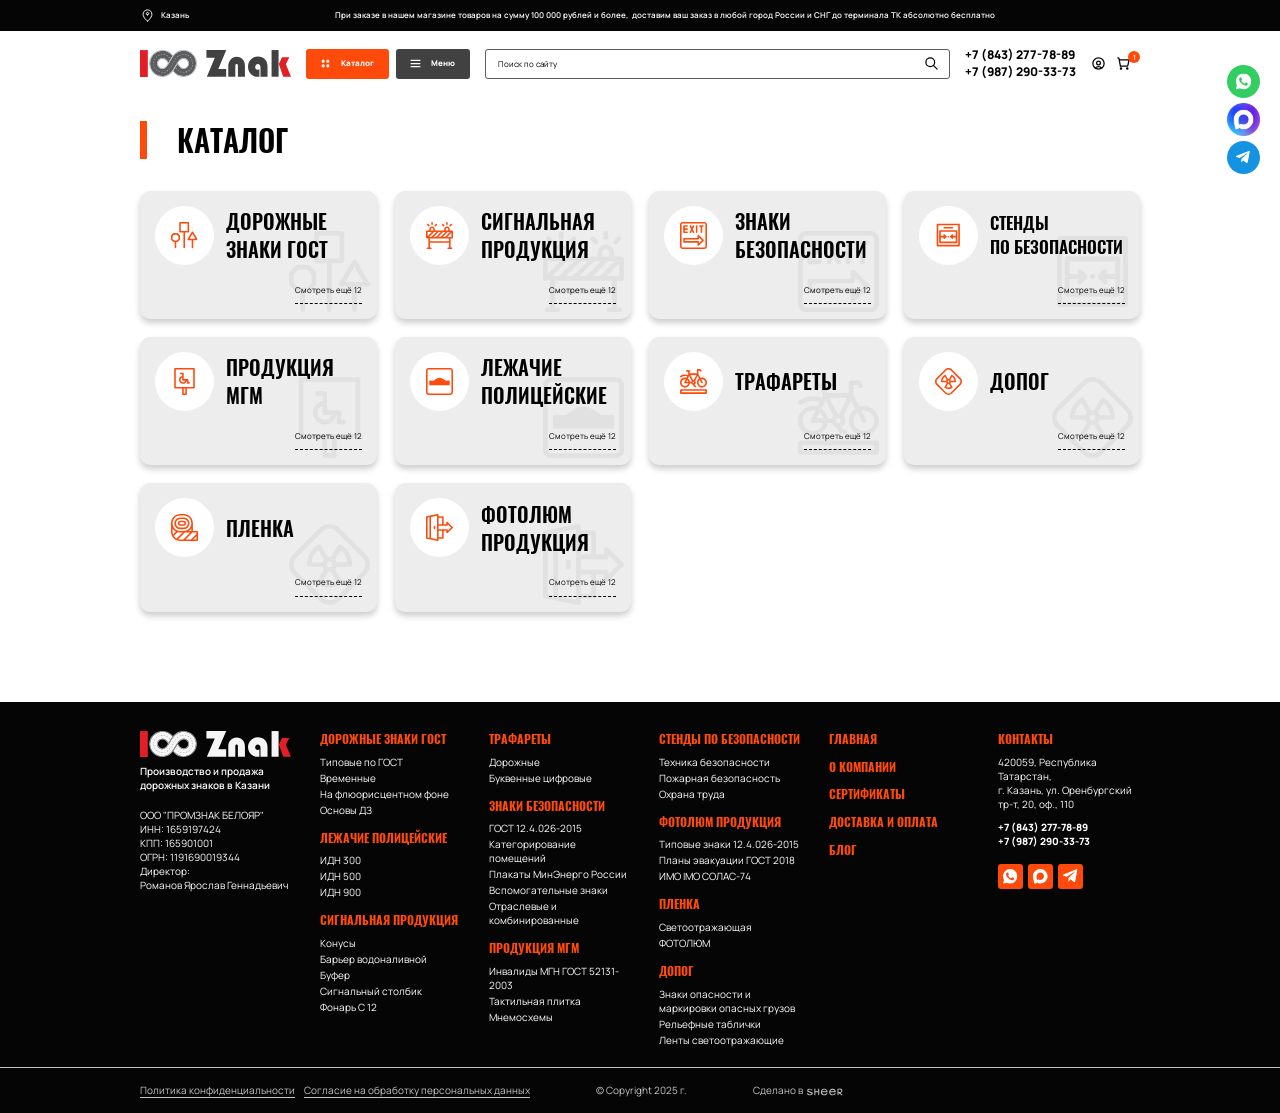
<file: categories.html>
<!DOCTYPE html>
<!--[if lt IE 7]><html lang="ru" class="lt-ie9 lt-ie8 lt-ie7"><![endif]-->
<!--[if IE 7]><html lang="ru" class="lt-ie9 lt-ie8"><![endif]-->
<!--[if IE 8]><html lang="ru" class="lt-ie9"><![endif]-->
<!--[if gt IE 8]><!-->
<html lang="ru">
<!--<![endif]-->
<head>
	<meta charset="utf-8" />
	<title>Заголовок</title>
	<meta http-equiv="X-UA-Compatible" content="IE=edge" />
	<meta name="viewport" content="width=device-width, initial-scale=1, maximum-scale=1">
	<meta name="format-detection" content="telephone=no" />
	<link rel="shortcut icon" href="favicon.png" />
	<link rel="stylesheet" href="libs/bootstrap/bootstrap-grid.css" />
	<link rel="stylesheet" href="libs/fancybox-master/dist/jquery.fancybox.min.css" />
	<link rel="stylesheet" href="libs/slick-1.5.9/slick/slick.css" />
	<link rel="stylesheet" href="css/fonts.css" />
	<link rel="stylesheet" href="css/main.css?ver=1.6" />
	<link rel="stylesheet" href="css/media.css?ver=1.6" />
</head>
<body>

	<div class="wrapper"> 

		<ul class="socials-fixed">
			<li><a href="#" target="_blank"><img src="img/wp.svg" alt="alt"></a></li>
			<li><a href="#" target="_blank"><img src="img/max.png" alt="alt"></a></li>
			<li><a href="#" target="_blank"><img src="img/tg.svg" alt="alt"></a></li>
		</ul>

		<header class="header">
			<div class="header__top">
				<div class="container">
					<div class="header__head">
						<div class="header__location"><img src="img/pin.svg" alt="alt">Казань</div>
						<div class="header__info">При заказе в нашем магазине товаров на сумму 100 000 рублей и более,  доставим ваш заказ в любой город России и СНГ до терминала ТК абсолютно бесплатно</div>
					</div>
				</div>
			</div>
			<div class="header__main">
				<div class="container">
					<div class="header__wrapper">
						<a href="#" class="logo">
							<img src="img/logo.svg" alt="alt">
						</a>
						<div class="header__buttons">
							<div class="menu-wrap">
								<a href="#" class="btn-page btn-page_catalog">
									<span class="btn-page__icon"></span>
									<span>Каталог</span>
								</a>
								<div class="menu-dropdown">
									<nav class="menu">
										<ul class="menu__list">
											<li class="menu__haschild">
												<a href="#">Дорожные знаки ГОСТ <div class="menu__arrow"></div></a>
												<ul>
													<li><a href="#">Наименование 1</a></li>
													<li><a href="#">Наименование 1</a></li>
													<li><a href="#">Наименование 1</a></li>
													<li><a href="#">Наименование 1</a></li>
													<li><a href="#">Наименование 1</a></li>
													<li><a href="#">Наименование 1</a></li>
													<li><a href="#">Наименование 1</a></li>
												</ul>
											</li>
											<li class="menu__haschild">
												<a href="#">Лежачие полицейские <div class="menu__arrow"></div></a>
												<ul>
													<li><a href="#">Наименование 1</a></li>
													<li><a href="#">Наименование 1</a></li>
													<li><a href="#">Наименование 1</a></li>
													<li><a href="#">Наименование 1</a></li>
													<li><a href="#">Наименование 1</a></li>
													<li><a href="#">Наименование 1</a></li>
													<li><a href="#">Наименование 1</a></li>
												</ul>
											</li>
											<li class="menu__haschild">
												<a href="#">Сигнальная продукция <div class="menu__arrow"></div></a>
												<ul>
													<li><a href="#">Наименование 1</a></li>
													<li><a href="#">Наименование 1</a></li>
													<li><a href="#">Наименование 1</a></li>
													<li><a href="#">Наименование 1</a></li>
													<li><a href="#">Наименование 1</a></li>
													<li><a href="#">Наименование 1</a></li>
													<li><a href="#">Наименование 1</a></li>
												</ul>
											</li>
											<li class="menu__haschild">
												<a href="#">Трафареты <div class="menu__arrow"></div></a>
												<ul>
													<li><a href="#">Наименование 1</a></li>
													<li><a href="#">Наименование 1</a></li>
													<li><a href="#">Наименование 1</a></li>
													<li><a href="#">Наименование 1</a></li>
													<li><a href="#">Наименование 1</a></li>
													<li><a href="#">Наименование 1</a></li>
													<li><a href="#">Наименование 1</a></li>
												</ul>
											</li>
											<li class="menu__haschild">
												<a href="#">Знаки безопасности <div class="menu__arrow"></div></a>
												<ul>
													<li><a href="#">Наименование 1</a></li>
													<li><a href="#">Наименование 1</a></li>
													<li><a href="#">Наименование 1</a></li>
													<li><a href="#">Наименование 1</a></li>
													<li><a href="#">Наименование 1</a></li>
													<li><a href="#">Наименование 1</a></li>
													<li><a href="#">Наименование 1</a></li>
												</ul>
											</li>
											<li class="menu__haschild">
												<a href="#">Продукция МГМ <div class="menu__arrow"></div></a>
												<ul>
													<li><a href="#">Наименование 1</a></li>
													<li><a href="#">Наименование 1</a></li>
													<li><a href="#">Наименование 1</a></li>
													<li><a href="#">Наименование 1</a></li>
													<li><a href="#">Наименование 1</a></li>
													<li><a href="#">Наименование 1</a></li>
													<li><a href="#">Наименование 1</a></li>
												</ul>
											</li>
											<li class="menu__haschild">
												<a href="#">Стенды по безопасности <div class="menu__arrow"></div></a>
												<ul>
													<li><a href="#">Наименование 1</a></li>
													<li><a href="#">Наименование 1</a></li>
													<li><a href="#">Наименование 1</a></li>
													<li><a href="#">Наименование 1</a></li>
													<li><a href="#">Наименование 1</a></li>
													<li><a href="#">Наименование 1</a></li>
													<li><a href="#">Наименование 1</a></li>
												</ul>
											</li>
											<li class="menu__haschild">
												<a href="#">Фотолюм продукция <div class="menu__arrow"></div></a>
												<ul>
													<li><a href="#">Наименование 1</a></li>
													<li><a href="#">Наименование 1</a></li>
													<li><a href="#">Наименование 1</a></li>
													<li><a href="#">Наименование 1</a></li>
													<li><a href="#">Наименование 1</a></li>
													<li><a href="#">Наименование 1</a></li>
													<li><a href="#">Наименование 1</a></li>
												</ul>
											</li>
											<li class="menu__haschild">
												<a href="#">Пленка <div class="menu__arrow"></div></a>
												<ul>
													<li><a href="#">Наименование 1</a></li>
													<li><a href="#">Наименование 1</a></li>
													<li><a href="#">Наименование 1</a></li>
													<li><a href="#">Наименование 1</a></li>
													<li><a href="#">Наименование 1</a></li>
													<li><a href="#">Наименование 1</a></li>
													<li><a href="#">Наименование 1</a></li>
												</ul>
											</li>
											<li class="menu__haschild">
												<a href="#">ДОПОГ <div class="menu__arrow"></div></a>
												<ul>
													<li><a href="#">Наименование 1</a></li>
													<li><a href="#">Наименование 1</a></li>
													<li><a href="#">Наименование 1</a></li>
													<li><a href="#">Наименование 1</a></li>
													<li><a href="#">Наименование 1</a></li>
													<li><a href="#">Наименование 1</a></li>
													<li><a href="#">Наименование 1</a></li>
												</ul>
											</li>
										</ul>
									</nav>
								</div>
							</div>
							<div class="menu-wrap">
								<a href="#" class="btn-page btn-page_menu">
									<span class="btn-page__icon"></span>
									<span>Меню</span>
								</a>
								<div class="menu-dropdown menu-dropdown--main">
									<nav class="menu">
										<ul class="menu__list">
											<li><a href="#">Главная</a></li>
											<li><a href="#">О компании</a></li>
											<li><a href="#">Сертификаты</a></li>
											<li><a href="#">Доставка и оплата</a></li>
											<li><a href="#">Блог</a></li>
											<li><a href="#">Контакты</a></li>
										</ul>
									</nav>
								</div>
							</div>
						</div>
						<div class="search-main">
							<form>
								<input type="text" placeholder="Поиск по сайту" required>
								<button class="search-main__btn"></button>
							</form>
						</div>
						<ul class="phones-list">
							<li><a href="tel:+78432777889">+7 (843) 277-78-89</a></li>
							<li><a href="tel:+79872903373">+7 (987) 290-33-73</a></li>
						</ul>
						<div class="header__personal">
							<a href="#" class="btn-header">
								<img src="img/user.svg" alt="alt">
							</a>
							<a href="#" class="btn-header">
								<img src="img/cart.svg" alt="alt">
								<span class="btn-header__value">1</span>
							</a>
						</div>
						<div class="sandwich">
							<div class="sw-topper"></div>
							<div class="sw-bottom"></div>
							<div class="sw-footer"></div>
						</div>
					</div>
				</div>
			</div>
			<div class="menu-mobile">
				<div class="search-main">
					<form>
						<input type="text" placeholder="Поиск по сайту" required>
						<button class="search-main__btn"></button>
					</form>
				</div>
				<nav class="menu">
					<ul class="menu__list">
						<li><a href="#">Главная </a></li>
						<li class="menu__haschild">
							<a href="#">Каталог <div class="menu__arrow"></div></a>
							<ul>
							<li class="menu__haschild">
								<a href="#">Дорожные знаки ГОСТ <div class="menu__arrow"></div></a>
								<ul>
									<li><a href="#">Наименование 1</a></li>
									<li><a href="#">Наименование 1</a></li>
									<li><a href="#">Наименование 1</a></li>
									<li><a href="#">Наименование 1</a></li>
									<li><a href="#">Наименование 1</a></li>
									<li><a href="#">Наименование 1</a></li>
									<li><a href="#">Наименование 1</a></li>
								</ul>
							</li>
							<li class="menu__haschild">
								<a href="#">Лежачие полицейские <div class="menu__arrow"></div></a>
								<ul>
									<li><a href="#">Наименование 1</a></li>
									<li><a href="#">Наименование 1</a></li>
									<li><a href="#">Наименование 1</a></li>
									<li><a href="#">Наименование 1</a></li>
									<li><a href="#">Наименование 1</a></li>
									<li><a href="#">Наименование 1</a></li>
									<li><a href="#">Наименование 1</a></li>
								</ul>
							</li>
							<li class="menu__haschild">
								<a href="#">Сигнальная продукция <div class="menu__arrow"></div></a>
								<ul>
									<li><a href="#">Наименование 1</a></li>
									<li><a href="#">Наименование 1</a></li>
									<li><a href="#">Наименование 1</a></li>
									<li><a href="#">Наименование 1</a></li>
									<li><a href="#">Наименование 1</a></li>
									<li><a href="#">Наименование 1</a></li>
									<li><a href="#">Наименование 1</a></li>
								</ul>
							</li>
							<li class="menu__haschild">
								<a href="#">Трафареты <div class="menu__arrow"></div></a>
								<ul>
									<li><a href="#">Наименование 1</a></li>
									<li><a href="#">Наименование 1</a></li>
									<li><a href="#">Наименование 1</a></li>
									<li><a href="#">Наименование 1</a></li>
									<li><a href="#">Наименование 1</a></li>
									<li><a href="#">Наименование 1</a></li>
									<li><a href="#">Наименование 1</a></li>
								</ul>
							</li>
							<li class="menu__haschild">
								<a href="#">Знаки безопасности <div class="menu__arrow"></div></a>
								<ul>
									<li><a href="#">Наименование 1</a></li>
									<li><a href="#">Наименование 1</a></li>
									<li><a href="#">Наименование 1</a></li>
									<li><a href="#">Наименование 1</a></li>
									<li><a href="#">Наименование 1</a></li>
									<li><a href="#">Наименование 1</a></li>
									<li><a href="#">Наименование 1</a></li>
								</ul>
							</li>
							<li class="menu__haschild">
								<a href="#">Продукция МГМ <div class="menu__arrow"></div></a>
								<ul>
									<li><a href="#">Наименование 1</a></li>
									<li><a href="#">Наименование 1</a></li>
									<li><a href="#">Наименование 1</a></li>
									<li><a href="#">Наименование 1</a></li>
									<li><a href="#">Наименование 1</a></li>
									<li><a href="#">Наименование 1</a></li>
									<li><a href="#">Наименование 1</a></li>
								</ul>
							</li>
							<li class="menu__haschild">
								<a href="#">Стенды по безопасности <div class="menu__arrow"></div></a>
								<ul>
									<li><a href="#">Наименование 1</a></li>
									<li><a href="#">Наименование 1</a></li>
									<li><a href="#">Наименование 1</a></li>
									<li><a href="#">Наименование 1</a></li>
									<li><a href="#">Наименование 1</a></li>
									<li><a href="#">Наименование 1</a></li>
									<li><a href="#">Наименование 1</a></li>
								</ul>
							</li>
							<li class="menu__haschild">
								<a href="#">Фотолюм продукция <div class="menu__arrow"></div></a>
								<ul>
									<li><a href="#">Наименование 1</a></li>
									<li><a href="#">Наименование 1</a></li>
									<li><a href="#">Наименование 1</a></li>
									<li><a href="#">Наименование 1</a></li>
									<li><a href="#">Наименование 1</a></li>
									<li><a href="#">Наименование 1</a></li>
									<li><a href="#">Наименование 1</a></li>
								</ul>
							</li>
							<li class="menu__haschild">
								<a href="#">Пленка <div class="menu__arrow"></div></a>
								<ul>
									<li><a href="#">Наименование 1</a></li>
									<li><a href="#">Наименование 1</a></li>
									<li><a href="#">Наименование 1</a></li>
									<li><a href="#">Наименование 1</a></li>
									<li><a href="#">Наименование 1</a></li>
									<li><a href="#">Наименование 1</a></li>
									<li><a href="#">Наименование 1</a></li>
								</ul>
							</li>
							<li class="menu__haschild">
								<a href="#">ДОПОГ <div class="menu__arrow"></div></a>
								<ul>
									<li><a href="#">Наименование 1</a></li>
									<li><a href="#">Наименование 1</a></li>
									<li><a href="#">Наименование 1</a></li>
									<li><a href="#">Наименование 1</a></li>
									<li><a href="#">Наименование 1</a></li>
									<li><a href="#">Наименование 1</a></li>
									<li><a href="#">Наименование 1</a></li>
								</ul>
							</li>
						</ul>
						</li>
						<li><a href="#">О компании</a></li>
						<li><a href="#">Сертификаты</a></li>
						<li><a href="#">Доставка и оплата</a></li>
						<li><a href="#">Блог</a></li>
						<li><a href="#">Контакты</a></li>
					</ul>
				</nav>
				<ul class="phones-list">
					<li><a href="tel:+78432777889">+7 (843) 277-78-89</a></li>
					<li><a href="tel:+79872903373">+7 (987) 290-33-73</a></li>
				</ul>
			</div>
			<div class="menu-overlay"></div>
		</header>

		<section class="page-categories">
			<div class="container">
				<h1 class="title-section">каталог</h1>
				<div class="row row_main">
					<div class="col-lg-3 col-sm-6">
						<div class="item-category item-category_page">
							<a href="#" class="item-category__head">
								<span class="item-category__icon">
									<img src="img/ic_category1.svg" alt="alt">
								</span>
								<span class="item-category__title">Дорожные знаки ГОСТ</span>
							</a>
							<a href="#" class="btn-simple">Смотреть ещё 12 </a>
							<div class="item-category__bg">
								<img src="img/bg_category1.svg" alt="alt">
							</div>
						</div>
					</div>
					<div class="col-lg-3 col-sm-6">
						<div class="item-category item-category_page">
							<a href="#" class="item-category__head">
								<span class="item-category__icon">
									<img src="img/ic_category2.svg" alt="alt">
								</span>
								<span class="item-category__title">сигнальная продукция</span>
							</a>
							<a href="#" class="btn-simple">Смотреть ещё 12 </a>
							<div class="item-category__bg">
								<img src="img/bg_category2.svg" alt="alt">
							</div>
						</div>
					</div>
					<div class="col-lg-3 col-sm-6">
						<div class="item-category item-category_page">
							<a href="#" class="item-category__head">
								<span class="item-category__icon">
									<img src="img/ic_category3.svg" alt="alt">
								</span>
								<span class="item-category__title">знаки безопасности</span>
							</a>
							<a href="#" class="btn-simple">Смотреть ещё 12 </a>
							<div class="item-category__bg">
								<img src="img/bg_category3.svg" alt="alt">
							</div>
						</div>
					</div>
					<div class="col-lg-3 col-sm-6">
						<div class="item-category item-category_page">
							<a href="#" class="item-category__head">
								<span class="item-category__icon">
									<img src="img/ic_category4.svg" alt="alt">
								</span>
								<span class="item-category__title">Стенды <br>по безопасности</span>
							</a>
							<a href="#" class="btn-simple">Смотреть ещё 12 </a>
							<div class="item-category__bg">
								<img src="img/bg_category4.svg" alt="alt">
							</div>
						</div>
					</div>
					<div class="col-lg-3 col-sm-6">
						<div class="item-category item-category_page">
							<a href="#" class="item-category__head">
								<span class="item-category__icon">
									<img src="img/ic_category5.svg" alt="alt">
								</span>
								<span class="item-category__title">продукция <br>мгм</span>
							</a>
							<a href="#" class="btn-simple">Смотреть ещё 12 </a>
							<div class="item-category__bg">
								<img src="img/bg_category5.svg" alt="alt">
							</div>
						</div>
					</div>
					<div class="col-lg-3 col-sm-6">
						<div class="item-category item-category_page">
							<a href="#" class="item-category__head">
								<span class="item-category__icon">
									<img src="img/ic_category6.svg" alt="alt">
								</span>
								<span class="item-category__title">лежачие <br>полицейские</span>
							</a>
							<a href="#" class="btn-simple">Смотреть ещё 12 </a>
							<div class="item-category__bg">
								<img src="img/bg_category6.svg" alt="alt">
							</div>
						</div>
					</div>
					<div class="col-lg-3 col-sm-6">
						<div class="item-category item-category_page">
							<a href="#" class="item-category__head">
								<span class="item-category__icon">
									<img src="img/ic_category7.svg" alt="alt">
								</span>
								<span class="item-category__title">трафареты</span>
							</a>
							<a href="#" class="btn-simple">Смотреть ещё 12 </a>
							<div class="item-category__bg">
								<img src="img/bg_category7.svg" alt="alt">
							</div>
						</div>
					</div>
					<div class="col-lg-3 col-sm-6">
						<div class="item-category item-category_page">
							<a href="#" class="item-category__head">
								<span class="item-category__icon">
									<img src="img/ic_category8.svg" alt="alt">
								</span>
								<span class="item-category__title">допог</span>
							</a>
							<a href="#" class="btn-simple">Смотреть ещё 12 </a>
							<div class="item-category__bg">
								<img src="img/bg_category8.svg" alt="alt">
							</div>
						</div>
					</div>
					<div class="col-lg-3 col-sm-6">
						<div class="item-category item-category_page">
							<a href="#" class="item-category__head">
								<span class="item-category__icon">
									<img src="img/ic_category9.svg" alt="alt">
								</span>
								<span class="item-category__title">пленка</span>
							</a>
							<a href="#" class="btn-simple">Смотреть ещё 12 </a>
							<div class="item-category__bg">
								<img src="img/bg_category8.svg" alt="alt">
							</div>
						</div>
					</div>
					<div class="col-lg-3 col-sm-6">
						<div class="item-category item-category_page">
							<a href="#" class="item-category__head">
								<span class="item-category__icon">
									<img src="img/ic_category10.svg" alt="alt">
								</span>
								<span class="item-category__title">фотолюм продукция</span>
							</a>
							<a href="#" class="btn-simple">Смотреть ещё 12 </a>
							<div class="item-category__bg">
								<img src="img/bg_category10.svg" alt="alt">
							</div>
						</div>
					</div>
				</div>
			</div>
		</section>

		<footer class="footer">
			<div class="container">
				<div class="row">
					<div class="col-lg-2">
						<a href="#" class="logo">
							<img src="img/logo2.svg" alt="alt">
						</a>
						<div class="logo-descr">Производство и продажа дорожных знаков в Казани</div>
						<div class="requisites">
							<p>ООО "ПРОМЗНАК БЕЛОЯР"</p>
							<p>ИНН: 1659197424</p>
							<p>КПП: 165901001</p>
							<p>ОГРН: 1191690019344</p>
							<p>Директор: </p>
							<p>Романов Ярослав Геннадьевич</p>
						</div>
					</div>
					<div class="col-lg-6">
						<div class="footer__title footer__title_haschild show-mob">Каталог</div>
						<div class="footer__content">
							<div class="row">
								<div class="col-lg-4">
									<div class="footer__column">
										<div class="footer__title">Дорожные знаки ГОСТ</div>
										<ul class="footer__nav">
											<li><a href="#">Типовые по ГОСТ</a></li>
											<li><a href="#">Временные</a></li>
											<li><a href="#">На флюорисцентном фоне</a></li>
											<li><a href="#">Основы ДЗ</a></li>
										</ul>
										<div class="footer__title">Лежачие полицейские</div>
										<ul class="footer__nav">
											<li><a href="#">ИДН 300</a></li>
											<li><a href="#">ИДН 500</a></li>
											<li><a href="#">ИДН 900</a></li>
										</ul>
										<div class="footer__title">Сигнальная продукция</div>
										<ul class="footer__nav">
											<li><a href="#">Конусы </a></li>
											<li><a href="#">Барьер водоналивной</a></li>
											<li><a href="#">Буфер</a></li>
											<li><a href="#">Сигнальный столбик</a></li>
											<li><a href="#">Фонарь С 12</a></li>
										</ul>
									</div>
								</div>
								<div class="col-lg-4">
									<div class="footer__column">
										<div class="footer__title">Трафареты</div>
										<ul class="footer__nav">
											<li><a href="#">Дорожные</a></li>
											<li><a href="#">Буквенные цифровые</a></li>
										</ul>
										<div class="footer__title">Знаки безопасности</div>
										<ul class="footer__nav">
											<li><a href="#">ГОСТ 12.4.026-2015</a></li>
											<li><a href="#">Категорирование помещений</a></li>
											<li><a href="#">Плакаты МинЭнерго России</a></li>
											<li><a href="#">Вспомогательные знаки</a></li>
											<li><a href="#">Отраслевые и комбинированные</a></li>
										</ul>
										<div class="footer__title">Продукция МГМ</div>
										<ul class="footer__nav">
											<li><a href="#">Инвалиды МГН ГОСТ 52131-2003</a></li>
											<li><a href="#">Тактильная плитка</a></li>
											<li><a href="#">Мнемосхемы</a></li>
										</ul>
									</div>
								</div>
								<div class="col-lg-4">
									<div class="footer__column">
										<div class="footer__title">Стенды по безопасности</div>
										<ul class="footer__nav">
											<li><a href="#">Техника безопасности</a></li>
											<li><a href="#">Пожарная безопасность</a></li>
											<li><a href="#">Охрана труда</a></li>
										</ul>
										<div class="footer__title">ФОТОЛЮМ продукция</div>
										<ul class="footer__nav">
											<li><a href="#">Типовые знаки 12.4.026-2015</a></li>
											<li><a href="#">Планы эвакуации ГОСТ 2018</a></li>
											<li><a href="#">ИМО IMO СОЛАС-74</a></li>
										</ul>
										<div class="footer__title">Пленка</div>
										<ul class="footer__nav">
											<li><a href="#">Светоотражающая</a></li>
											<li><a href="#">ФОТОЛЮМ</a></li>
										</ul>
										<div class="footer__title">Допог</div>
										<ul class="footer__nav">
											<li><a href="#">Знаки опасности и маркировки опасных грузов</a></li>
											<li><a href="#">Рельефные таблички</a></li>
											<li><a href="#">Ленты светоотражающие</a></li>
										</ul>
									</div>
								</div>
							</div>
						</div>
					</div>
					<div class="col-lg-2">
						<div class="footer__column">
							<ul class="footer__nav footer__nav_big">
								<li><a href="#">Главная </a></li>
								<li><a href="#">О компании</a></li>
								<li><a href="#">Сертификаты</a></li>
								<li><a href="#">Доставка и оплата</a></li>
								<li><a href="#">Блог</a></li>
							</ul>
						</div>
					</div>
					<div class="col-lg-2">
						<div class="footer__column">
							<div class="footer__title">Контакты</div>
							<p>420059, Республика Татарстан, <br>г. Казань, ул. Оренбургский тр-т, 20, оф., 110</p>
							<ul class="phones-list">
								<li><a href="tel:+78432777889">+7 (843) 277-78-89</a></li>
								<li><a href="tel:+79872903373">+7 (987) 290-33-73</a></li>
							</ul>
							<ul class="socials-list">
								<li><a href="#" target="_blank"><img src="img/soc_wp.svg" alt="alt"></a></li>
								<li><a href="#" target="_blank"><img src="img/soc_max.svg" alt="alt"></a></li>
								<li><a href="#" target="_blank"><img src="img/soc_tg.svg" alt="alt"></a></li>
							</ul>
						</div>
					</div>
				</div>
			</div>
			<div class="footer__bottom">
				<div class="container">
					<div class="footer__wrapper">
						<div class="footer__links">
							<a href="#">Политика конфиденциальности</a>
							<a href="#">Согласие на обработку персональных данных</a>
						</div>
						<div class="copyright">© Copyright 2025 г.</div>
						<div class="create">Сделано в <a href="#" target="_blank"><img src="img/sheer.svg" alt="alt"></a></div>
					</div>
				</div>
			</div>
		</footer>
		
	</div>


	<script src="libs/jquery/jquery-3.6.0.min.js"></script>
	<script src="libs/fancybox-master/dist/jquery.fancybox.min.js"></script>
	<script src="libs/slick-1.5.9/slick/slick.min.js"></script>
	<script src="libs/mask/jquery.maskedinput.js"></script>
	<script src="js/common.js?ver=1.6"></script>
	<!-- Yandex.Metrika counter --><!-- /Yandex.Metrika counter -->
	<!-- Google Analytics counter --><!-- /Google Analytics counter -->
</body>
</html>
</file>
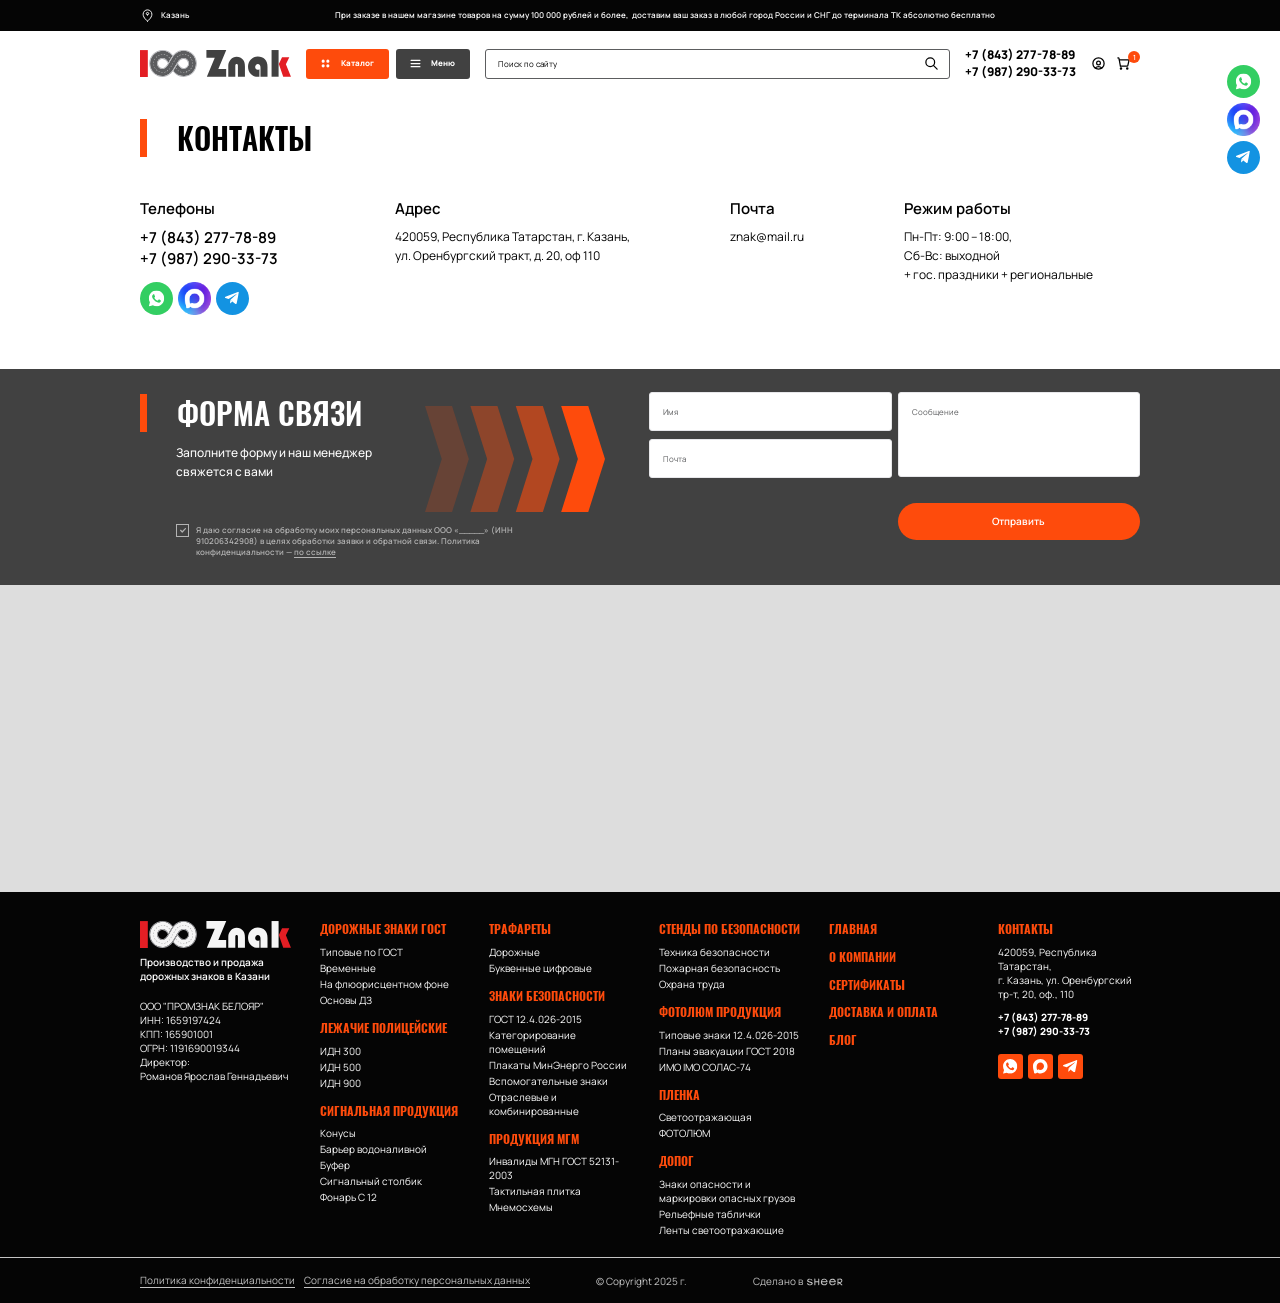
<file: contacts.html>
<!DOCTYPE html>
<!--[if lt IE 7]><html lang="ru" class="lt-ie9 lt-ie8 lt-ie7"><![endif]-->
<!--[if IE 7]><html lang="ru" class="lt-ie9 lt-ie8"><![endif]-->
<!--[if IE 8]><html lang="ru" class="lt-ie9"><![endif]-->
<!--[if gt IE 8]><!-->
<html lang="ru">
<!--<![endif]-->
<head>
	<meta charset="utf-8" />
	<title>Заголовок</title>
	<meta http-equiv="X-UA-Compatible" content="IE=edge" />
	<meta name="viewport" content="width=device-width, initial-scale=1, maximum-scale=1">
	<meta name="format-detection" content="telephone=no" />
	<link rel="shortcut icon" href="favicon.png" />
	<link rel="stylesheet" href="libs/bootstrap/bootstrap-grid.css" />
	<link rel="stylesheet" href="libs/fancybox-master/dist/jquery.fancybox.min.css" />
	<link rel="stylesheet" href="libs/slick-1.5.9/slick/slick.css" />
	<link rel="stylesheet" href="css/fonts.css" />
	<link rel="stylesheet" href="css/main.css?ver=1.6" />
	<link rel="stylesheet" href="css/media.css?ver=1.6" />
</head>
<body>

	<div class="wrapper"> 

		<ul class="socials-fixed">
			<li><a href="#" target="_blank"><img src="img/wp.svg" alt="alt"></a></li>
			<li><a href="#" target="_blank"><img src="img/max.png" alt="alt"></a></li>
			<li><a href="#" target="_blank"><img src="img/tg.svg" alt="alt"></a></li>
		</ul>

		<header class="header">
			<div class="header__top">
				<div class="container">
					<div class="header__head">
						<div class="header__location"><img src="img/pin.svg" alt="alt">Казань</div>
						<div class="header__info">При заказе в нашем магазине товаров на сумму 100 000 рублей и более,  доставим ваш заказ в любой город России и СНГ до терминала ТК абсолютно бесплатно</div>
					</div>
				</div>
			</div>
			<div class="header__main">
				<div class="container">
					<div class="header__wrapper">
						<a href="#" class="logo">
							<img src="img/logo.svg" alt="alt">
						</a>
						<div class="header__buttons">
							<div class="menu-wrap">
								<a href="#" class="btn-page btn-page_catalog">
									<span class="btn-page__icon"></span>
									<span>Каталог</span>
								</a>
								<div class="menu-dropdown">
									<nav class="menu">
										<ul class="menu__list">
											<li class="menu__haschild">
												<a href="#">Дорожные знаки ГОСТ <div class="menu__arrow"></div></a>
												<ul>
													<li><a href="#">Наименование 1</a></li>
													<li><a href="#">Наименование 1</a></li>
													<li><a href="#">Наименование 1</a></li>
													<li><a href="#">Наименование 1</a></li>
													<li><a href="#">Наименование 1</a></li>
													<li><a href="#">Наименование 1</a></li>
													<li><a href="#">Наименование 1</a></li>
												</ul>
											</li>
											<li class="menu__haschild">
												<a href="#">Лежачие полицейские <div class="menu__arrow"></div></a>
												<ul>
													<li><a href="#">Наименование 1</a></li>
													<li><a href="#">Наименование 1</a></li>
													<li><a href="#">Наименование 1</a></li>
													<li><a href="#">Наименование 1</a></li>
													<li><a href="#">Наименование 1</a></li>
													<li><a href="#">Наименование 1</a></li>
													<li><a href="#">Наименование 1</a></li>
												</ul>
											</li>
											<li class="menu__haschild">
												<a href="#">Сигнальная продукция <div class="menu__arrow"></div></a>
												<ul>
													<li><a href="#">Наименование 1</a></li>
													<li><a href="#">Наименование 1</a></li>
													<li><a href="#">Наименование 1</a></li>
													<li><a href="#">Наименование 1</a></li>
													<li><a href="#">Наименование 1</a></li>
													<li><a href="#">Наименование 1</a></li>
													<li><a href="#">Наименование 1</a></li>
												</ul>
											</li>
											<li class="menu__haschild">
												<a href="#">Трафареты <div class="menu__arrow"></div></a>
												<ul>
													<li><a href="#">Наименование 1</a></li>
													<li><a href="#">Наименование 1</a></li>
													<li><a href="#">Наименование 1</a></li>
													<li><a href="#">Наименование 1</a></li>
													<li><a href="#">Наименование 1</a></li>
													<li><a href="#">Наименование 1</a></li>
													<li><a href="#">Наименование 1</a></li>
												</ul>
											</li>
											<li class="menu__haschild">
												<a href="#">Знаки безопасности <div class="menu__arrow"></div></a>
												<ul>
													<li><a href="#">Наименование 1</a></li>
													<li><a href="#">Наименование 1</a></li>
													<li><a href="#">Наименование 1</a></li>
													<li><a href="#">Наименование 1</a></li>
													<li><a href="#">Наименование 1</a></li>
													<li><a href="#">Наименование 1</a></li>
													<li><a href="#">Наименование 1</a></li>
												</ul>
											</li>
											<li class="menu__haschild">
												<a href="#">Продукция МГМ <div class="menu__arrow"></div></a>
												<ul>
													<li><a href="#">Наименование 1</a></li>
													<li><a href="#">Наименование 1</a></li>
													<li><a href="#">Наименование 1</a></li>
													<li><a href="#">Наименование 1</a></li>
													<li><a href="#">Наименование 1</a></li>
													<li><a href="#">Наименование 1</a></li>
													<li><a href="#">Наименование 1</a></li>
												</ul>
											</li>
											<li class="menu__haschild">
												<a href="#">Стенды по безопасности <div class="menu__arrow"></div></a>
												<ul>
													<li><a href="#">Наименование 1</a></li>
													<li><a href="#">Наименование 1</a></li>
													<li><a href="#">Наименование 1</a></li>
													<li><a href="#">Наименование 1</a></li>
													<li><a href="#">Наименование 1</a></li>
													<li><a href="#">Наименование 1</a></li>
													<li><a href="#">Наименование 1</a></li>
												</ul>
											</li>
											<li class="menu__haschild">
												<a href="#">Фотолюм продукция <div class="menu__arrow"></div></a>
												<ul>
													<li><a href="#">Наименование 1</a></li>
													<li><a href="#">Наименование 1</a></li>
													<li><a href="#">Наименование 1</a></li>
													<li><a href="#">Наименование 1</a></li>
													<li><a href="#">Наименование 1</a></li>
													<li><a href="#">Наименование 1</a></li>
													<li><a href="#">Наименование 1</a></li>
												</ul>
											</li>
											<li class="menu__haschild">
												<a href="#">Пленка <div class="menu__arrow"></div></a>
												<ul>
													<li><a href="#">Наименование 1</a></li>
													<li><a href="#">Наименование 1</a></li>
													<li><a href="#">Наименование 1</a></li>
													<li><a href="#">Наименование 1</a></li>
													<li><a href="#">Наименование 1</a></li>
													<li><a href="#">Наименование 1</a></li>
													<li><a href="#">Наименование 1</a></li>
												</ul>
											</li>
											<li class="menu__haschild">
												<a href="#">ДОПОГ <div class="menu__arrow"></div></a>
												<ul>
													<li><a href="#">Наименование 1</a></li>
													<li><a href="#">Наименование 1</a></li>
													<li><a href="#">Наименование 1</a></li>
													<li><a href="#">Наименование 1</a></li>
													<li><a href="#">Наименование 1</a></li>
													<li><a href="#">Наименование 1</a></li>
													<li><a href="#">Наименование 1</a></li>
												</ul>
											</li>
										</ul>
									</nav>
								</div>
							</div>
							<div class="menu-wrap">
								<a href="#" class="btn-page btn-page_menu">
									<span class="btn-page__icon"></span>
									<span>Меню</span>
								</a>
								<div class="menu-dropdown menu-dropdown--main">
									<nav class="menu">
										<ul class="menu__list">
											<li><a href="#">Главная</a></li>
											<li><a href="#">О компании</a></li>
											<li><a href="#">Сертификаты</a></li>
											<li><a href="#">Доставка и оплата</a></li>
											<li><a href="#">Блог</a></li>
											<li><a href="#">Контакты</a></li>
										</ul>
									</nav>
								</div>
							</div>
						</div>
						<div class="search-main">
							<form>
								<input type="text" placeholder="Поиск по сайту" required>
								<button class="search-main__btn"></button>
							</form>
						</div>
						<ul class="phones-list">
							<li><a href="tel:+78432777889">+7 (843) 277-78-89</a></li>
							<li><a href="tel:+79872903373">+7 (987) 290-33-73</a></li>
						</ul>
						<div class="header__personal">
							<a href="#" class="btn-header">
								<img src="img/user.svg" alt="alt">
							</a>
							<a href="#" class="btn-header">
								<img src="img/cart.svg" alt="alt">
								<span class="btn-header__value">1</span>
							</a>
						</div>
						<div class="sandwich">
							<div class="sw-topper"></div>
							<div class="sw-bottom"></div>
							<div class="sw-footer"></div>
						</div>
					</div>
				</div>
			</div>
			<div class="menu-mobile">
				<div class="search-main">
					<form>
						<input type="text" placeholder="Поиск по сайту" required>
						<button class="search-main__btn"></button>
					</form>
				</div>
				<nav class="menu">
					<ul class="menu__list">
						<li><a href="#">Главная </a></li>
						<li class="menu__haschild">
							<a href="#">Каталог <div class="menu__arrow"></div></a>
							<ul>
							<li class="menu__haschild">
								<a href="#">Дорожные знаки ГОСТ <div class="menu__arrow"></div></a>
								<ul>
									<li><a href="#">Наименование 1</a></li>
									<li><a href="#">Наименование 1</a></li>
									<li><a href="#">Наименование 1</a></li>
									<li><a href="#">Наименование 1</a></li>
									<li><a href="#">Наименование 1</a></li>
									<li><a href="#">Наименование 1</a></li>
									<li><a href="#">Наименование 1</a></li>
								</ul>
							</li>
							<li class="menu__haschild">
								<a href="#">Лежачие полицейские <div class="menu__arrow"></div></a>
								<ul>
									<li><a href="#">Наименование 1</a></li>
									<li><a href="#">Наименование 1</a></li>
									<li><a href="#">Наименование 1</a></li>
									<li><a href="#">Наименование 1</a></li>
									<li><a href="#">Наименование 1</a></li>
									<li><a href="#">Наименование 1</a></li>
									<li><a href="#">Наименование 1</a></li>
								</ul>
							</li>
							<li class="menu__haschild">
								<a href="#">Сигнальная продукция <div class="menu__arrow"></div></a>
								<ul>
									<li><a href="#">Наименование 1</a></li>
									<li><a href="#">Наименование 1</a></li>
									<li><a href="#">Наименование 1</a></li>
									<li><a href="#">Наименование 1</a></li>
									<li><a href="#">Наименование 1</a></li>
									<li><a href="#">Наименование 1</a></li>
									<li><a href="#">Наименование 1</a></li>
								</ul>
							</li>
							<li class="menu__haschild">
								<a href="#">Трафареты <div class="menu__arrow"></div></a>
								<ul>
									<li><a href="#">Наименование 1</a></li>
									<li><a href="#">Наименование 1</a></li>
									<li><a href="#">Наименование 1</a></li>
									<li><a href="#">Наименование 1</a></li>
									<li><a href="#">Наименование 1</a></li>
									<li><a href="#">Наименование 1</a></li>
									<li><a href="#">Наименование 1</a></li>
								</ul>
							</li>
							<li class="menu__haschild">
								<a href="#">Знаки безопасности <div class="menu__arrow"></div></a>
								<ul>
									<li><a href="#">Наименование 1</a></li>
									<li><a href="#">Наименование 1</a></li>
									<li><a href="#">Наименование 1</a></li>
									<li><a href="#">Наименование 1</a></li>
									<li><a href="#">Наименование 1</a></li>
									<li><a href="#">Наименование 1</a></li>
									<li><a href="#">Наименование 1</a></li>
								</ul>
							</li>
							<li class="menu__haschild">
								<a href="#">Продукция МГМ <div class="menu__arrow"></div></a>
								<ul>
									<li><a href="#">Наименование 1</a></li>
									<li><a href="#">Наименование 1</a></li>
									<li><a href="#">Наименование 1</a></li>
									<li><a href="#">Наименование 1</a></li>
									<li><a href="#">Наименование 1</a></li>
									<li><a href="#">Наименование 1</a></li>
									<li><a href="#">Наименование 1</a></li>
								</ul>
							</li>
							<li class="menu__haschild">
								<a href="#">Стенды по безопасности <div class="menu__arrow"></div></a>
								<ul>
									<li><a href="#">Наименование 1</a></li>
									<li><a href="#">Наименование 1</a></li>
									<li><a href="#">Наименование 1</a></li>
									<li><a href="#">Наименование 1</a></li>
									<li><a href="#">Наименование 1</a></li>
									<li><a href="#">Наименование 1</a></li>
									<li><a href="#">Наименование 1</a></li>
								</ul>
							</li>
							<li class="menu__haschild">
								<a href="#">Фотолюм продукция <div class="menu__arrow"></div></a>
								<ul>
									<li><a href="#">Наименование 1</a></li>
									<li><a href="#">Наименование 1</a></li>
									<li><a href="#">Наименование 1</a></li>
									<li><a href="#">Наименование 1</a></li>
									<li><a href="#">Наименование 1</a></li>
									<li><a href="#">Наименование 1</a></li>
									<li><a href="#">Наименование 1</a></li>
								</ul>
							</li>
							<li class="menu__haschild">
								<a href="#">Пленка <div class="menu__arrow"></div></a>
								<ul>
									<li><a href="#">Наименование 1</a></li>
									<li><a href="#">Наименование 1</a></li>
									<li><a href="#">Наименование 1</a></li>
									<li><a href="#">Наименование 1</a></li>
									<li><a href="#">Наименование 1</a></li>
									<li><a href="#">Наименование 1</a></li>
									<li><a href="#">Наименование 1</a></li>
								</ul>
							</li>
							<li class="menu__haschild">
								<a href="#">ДОПОГ <div class="menu__arrow"></div></a>
								<ul>
									<li><a href="#">Наименование 1</a></li>
									<li><a href="#">Наименование 1</a></li>
									<li><a href="#">Наименование 1</a></li>
									<li><a href="#">Наименование 1</a></li>
									<li><a href="#">Наименование 1</a></li>
									<li><a href="#">Наименование 1</a></li>
									<li><a href="#">Наименование 1</a></li>
								</ul>
							</li>
						</ul>
						</li>
						<li><a href="#">О компании</a></li>
						<li><a href="#">Сертификаты</a></li>
						<li><a href="#">Доставка и оплата</a></li>
						<li><a href="#">Блог</a></li>
						<li><a href="#">Контакты</a></li>
					</ul>
				</nav>
				<ul class="phones-list">
					<li><a href="tel:+78432777889">+7 (843) 277-78-89</a></li>
					<li><a href="tel:+79872903373">+7 (987) 290-33-73</a></li>
				</ul>
			</div>
			<div class="menu-overlay"></div>
		</header>

		<section class="page-contacts">
			<div class="container">
				<h1 class="title-section">контакты</h1>
				<div class="row">
					<div class="col-lg-3">
						<div class="item-contact">
							<div class="title-small">Телефоны</div>
							<div class="title-small">
								<p><a href="tel:+78432777889">+7 (843) 277-78-89</a></p>
								<p><a href="tel:+79872903373">+7 (987) 290-33-73</a></p>
							</div>
							<ul class="socials-main">
								<li><a href="#" target="_blank"><img src="img/wp.svg" alt="alt"></a></li>
								<li><a href="#" target="_blank"><img src="img/max.png" alt="alt"></a></li>
								<li><a href="#" target="_blank"><img src="img/tg.svg" alt="alt"></a></li>
							</ul>
						</div>
					</div>
					<div class="col-lg-3">
						<div class="item-contact">
							<div class="title-small">Адрес</div>
							<p>420059, Республика Татарстан, г. Казань, <br>ул. Оренбургский тракт, д. 20, оф 110</p>
						</div>
					</div>
					<div class="col-lg-3 center-contact">
						<div class="item-contact">
							<div class="title-small">Почта</div>
							<p><a href="mailto:znak@mail.ru">znak@mail.ru</a></p>
						</div>
					</div>
					<div class="col-lg-3">
						<div class="item-contact">
							<div class="title-small">Режим работы</div>
							<p>Пн-Пт: 9:00 – 18:00, </p>
							<p>Сб-Вс: выходной</p>
							<p>+ гос. праздники + региональные</p>
						</div>
					</div>
				</div>
			</div>
		</section>

		<section class="consultation consultation_page">
			<div class="container">
				<form>
					<div class="row">
						<div class="col-lg-6">
							<h2 class="title-section">форма связи</h2>
							<div class="consultation__descr">Заполните форму и наш менеджер свяжется с вами</div>
							<div class="checkbox hidden-mob">
								<label>
									<input type="checkbox" required checked />
									<span>Я даю согласие на обработку моих персональных данных ООО «_____» (ИНН 910206342908) в целях обработки заявки и обратной связи. Политика конфиденциальности —  <a href="#">по ссылке</a></span>
								</label>
							</div>
							<div class="consultation__bg">
								<img src="img/bg_consultation.svg" alt="alt">
							</div>
						</div>
						<div class="col-lg-6">
							<div class="row row_form">
								<div class="col-md-6">
									<div class="item-form">
										<input type="text" placeholder="Имя" required>
									</div>
									<div class="item-form">
										<input type="email" placeholder="Почта" inputmode="email" required>
									</div>
								</div>
								<div class="col-md-6">
									<div class="item-form">
										<textarea placeholder="Сообщение" required></textarea>
									</div>
									<input type="submit" class="btn-main btn-main_secondary" value="Отправить">
									<div class="checkbox show-mob">
										<label>
											<input type="checkbox" required checked />
											<span>Я даю согласие на обработку моих персональных данных ООО «_____» (ИНН 910206342908) в целях обработки заявки и обратной связи. Политика конфиденциальности —  <a href="#">по ссылке</a></span>
										</label>
									</div>
								</div>
							</div>
						</div>
					</div>
				</form>
			</div>
		</section>

		<div id="map"></div>

		<footer class="footer">
			<div class="container">
				<div class="row">
					<div class="col-lg-2">
						<a href="#" class="logo">
							<img src="img/logo2.svg" alt="alt">
						</a>
						<div class="logo-descr">Производство и продажа дорожных знаков в Казани</div>
						<div class="requisites">
							<p>ООО "ПРОМЗНАК БЕЛОЯР"</p>
							<p>ИНН: 1659197424</p>
							<p>КПП: 165901001</p>
							<p>ОГРН: 1191690019344</p>
							<p>Директор: </p>
							<p>Романов Ярослав Геннадьевич</p>
						</div>
					</div>
					<div class="col-lg-6">
						<div class="footer__title footer__title_haschild show-mob">Каталог</div>
						<div class="footer__content">
							<div class="row">
								<div class="col-lg-4">
									<div class="footer__column">
										<div class="footer__title">Дорожные знаки ГОСТ</div>
										<ul class="footer__nav">
											<li><a href="#">Типовые по ГОСТ</a></li>
											<li><a href="#">Временные</a></li>
											<li><a href="#">На флюорисцентном фоне</a></li>
											<li><a href="#">Основы ДЗ</a></li>
										</ul>
										<div class="footer__title">Лежачие полицейские</div>
										<ul class="footer__nav">
											<li><a href="#">ИДН 300</a></li>
											<li><a href="#">ИДН 500</a></li>
											<li><a href="#">ИДН 900</a></li>
										</ul>
										<div class="footer__title">Сигнальная продукция</div>
										<ul class="footer__nav">
											<li><a href="#">Конусы </a></li>
											<li><a href="#">Барьер водоналивной</a></li>
											<li><a href="#">Буфер</a></li>
											<li><a href="#">Сигнальный столбик</a></li>
											<li><a href="#">Фонарь С 12</a></li>
										</ul>
									</div>
								</div>
								<div class="col-lg-4">
									<div class="footer__column">
										<div class="footer__title">Трафареты</div>
										<ul class="footer__nav">
											<li><a href="#">Дорожные</a></li>
											<li><a href="#">Буквенные цифровые</a></li>
										</ul>
										<div class="footer__title">Знаки безопасности</div>
										<ul class="footer__nav">
											<li><a href="#">ГОСТ 12.4.026-2015</a></li>
											<li><a href="#">Категорирование помещений</a></li>
											<li><a href="#">Плакаты МинЭнерго России</a></li>
											<li><a href="#">Вспомогательные знаки</a></li>
											<li><a href="#">Отраслевые и комбинированные</a></li>
										</ul>
										<div class="footer__title">Продукция МГМ</div>
										<ul class="footer__nav">
											<li><a href="#">Инвалиды МГН ГОСТ 52131-2003</a></li>
											<li><a href="#">Тактильная плитка</a></li>
											<li><a href="#">Мнемосхемы</a></li>
										</ul>
									</div>
								</div>
								<div class="col-lg-4">
									<div class="footer__column">
										<div class="footer__title">Стенды по безопасности</div>
										<ul class="footer__nav">
											<li><a href="#">Техника безопасности</a></li>
											<li><a href="#">Пожарная безопасность</a></li>
											<li><a href="#">Охрана труда</a></li>
										</ul>
										<div class="footer__title">ФОТОЛЮМ продукция</div>
										<ul class="footer__nav">
											<li><a href="#">Типовые знаки 12.4.026-2015</a></li>
											<li><a href="#">Планы эвакуации ГОСТ 2018</a></li>
											<li><a href="#">ИМО IMO СОЛАС-74</a></li>
										</ul>
										<div class="footer__title">Пленка</div>
										<ul class="footer__nav">
											<li><a href="#">Светоотражающая</a></li>
											<li><a href="#">ФОТОЛЮМ</a></li>
										</ul>
										<div class="footer__title">Допог</div>
										<ul class="footer__nav">
											<li><a href="#">Знаки опасности и маркировки опасных грузов</a></li>
											<li><a href="#">Рельефные таблички</a></li>
											<li><a href="#">Ленты светоотражающие</a></li>
										</ul>
									</div>
								</div>
							</div>
						</div>
					</div>
					<div class="col-lg-2">
						<div class="footer__column">
							<ul class="footer__nav footer__nav_big">
								<li><a href="#">Главная </a></li>
								<li><a href="#">О компании</a></li>
								<li><a href="#">Сертификаты</a></li>
								<li><a href="#">Доставка и оплата</a></li>
								<li><a href="#">Блог</a></li>
							</ul>
						</div>
					</div>
					<div class="col-lg-2">
						<div class="footer__column">
							<div class="footer__title">Контакты</div>
							<p>420059, Республика Татарстан, <br>г. Казань, ул. Оренбургский тр-т, 20, оф., 110</p>
							<ul class="phones-list">
								<li><a href="tel:+78432777889">+7 (843) 277-78-89</a></li>
								<li><a href="tel:+79872903373">+7 (987) 290-33-73</a></li>
							</ul>
							<ul class="socials-list">
								<li><a href="#" target="_blank"><img src="img/soc_wp.svg" alt="alt"></a></li>
								<li><a href="#" target="_blank"><img src="img/soc_max.svg" alt="alt"></a></li>
								<li><a href="#" target="_blank"><img src="img/soc_tg.svg" alt="alt"></a></li>
							</ul>
						</div>
					</div>
				</div>
			</div>
			<div class="footer__bottom">
				<div class="container">
					<div class="footer__wrapper">
						<div class="footer__links">
							<a href="#">Политика конфиденциальности</a>
							<a href="#">Согласие на обработку персональных данных</a>
						</div>
						<div class="copyright">© Copyright 2025 г.</div>
						<div class="create">Сделано в <a href="#" target="_blank"><img src="img/sheer.svg" alt="alt"></a></div>
					</div>
				</div>
			</div>
		</footer>
		
	</div>


	<script src="libs/jquery/jquery-3.6.0.min.js"></script>
	<script src="libs/fancybox-master/dist/jquery.fancybox.min.js"></script>
	<script src="libs/slick-1.5.9/slick/slick.min.js"></script>
	<script src="libs/mask/jquery.maskedinput.js"></script>
	<script src="js/common.js?ver=1.6"></script>
	<script src="https://api-maps.yandex.ru/2.1/?lang=ru_RU"></script>
	<script>
		$(document).ready(function () {
			ymaps.ready(init);

			function init() {
				var myMap = new ymaps.Map('map', {
					center: [55.760347, 49.147934],
					zoom: 16
				}, {
					searchControlProvider: 'yandex#search'
				});

				myPlacemark = new ymaps.Placemark([55.760347, 49.147934], {
				}, {
					iconLayout: 'default#image',
					iconImageHref: 'img/pin2.svg',
					hideIconOnBalloonOpen: false,
					iconImageSize: [50, 61],
					iconImageOffset: [-25, -61],
					balloonOffset: [0, -61]
				});
				myMap.controls.remove('searchControl');
				myMap.behaviors.disable('scrollZoom');
				myMap.geoObjects.add(myPlacemark);
			}
		});
	</script>
	<!-- Yandex.Metrika counter --><!-- /Yandex.Metrika counter -->
	<!-- Google Analytics counter --><!-- /Google Analytics counter -->
</body>
</html>
</file>
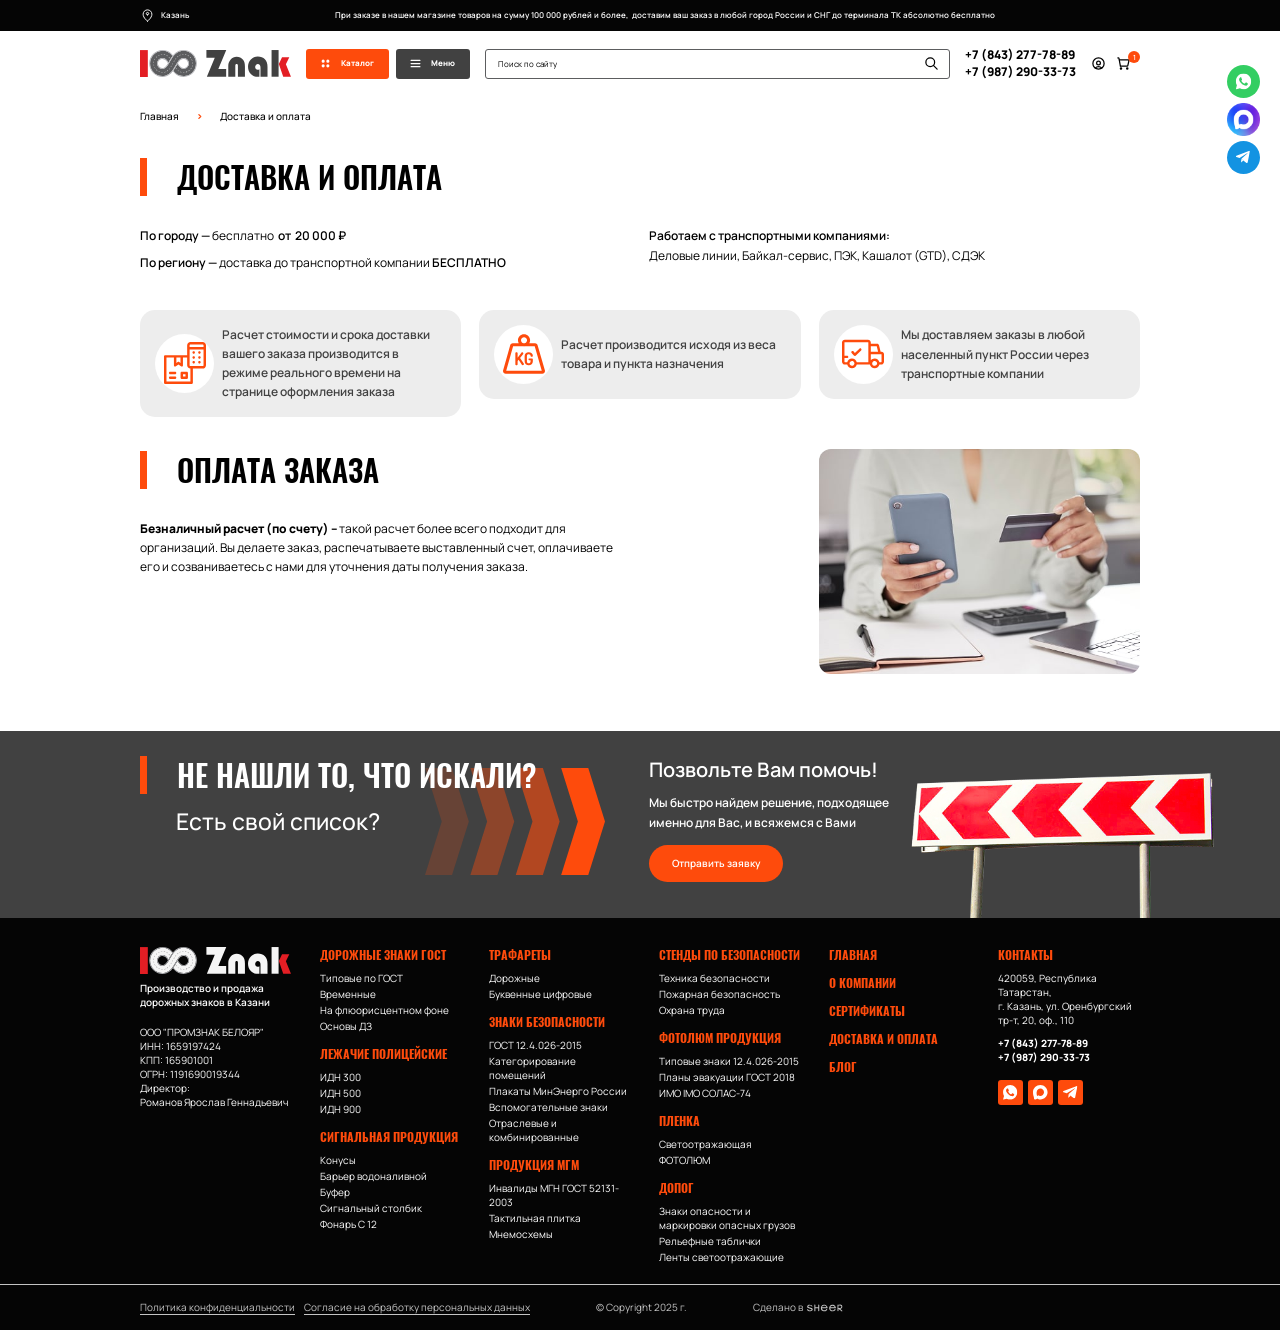
<file: delivery.html>
<!DOCTYPE html>
<!--[if lt IE 7]><html lang="ru" class="lt-ie9 lt-ie8 lt-ie7"><![endif]-->
<!--[if IE 7]><html lang="ru" class="lt-ie9 lt-ie8"><![endif]-->
<!--[if IE 8]><html lang="ru" class="lt-ie9"><![endif]-->
<!--[if gt IE 8]><!-->
<html lang="ru">
<!--<![endif]-->
<head>
	<meta charset="utf-8" />
	<title>Заголовок</title>
	<meta http-equiv="X-UA-Compatible" content="IE=edge" />
	<meta name="viewport" content="width=device-width, initial-scale=1, maximum-scale=1">
	<meta name="format-detection" content="telephone=no" />
	<link rel="shortcut icon" href="favicon.png" />
	<link rel="stylesheet" href="libs/bootstrap/bootstrap-grid.css" />
	<link rel="stylesheet" href="libs/fancybox-master/dist/jquery.fancybox.min.css" />
	<link rel="stylesheet" href="libs/slick-1.5.9/slick/slick.css" />
	<link rel="stylesheet" href="css/fonts.css" />
	<link rel="stylesheet" href="css/main.css?ver=1.6" />
	<link rel="stylesheet" href="css/media.css?ver=1.6" />
</head>
<body>

	<div class="wrapper"> 

		<ul class="socials-fixed">
			<li><a href="#" target="_blank"><img src="img/wp.svg" alt="alt"></a></li>
			<li><a href="#" target="_blank"><img src="img/max.png" alt="alt"></a></li>
			<li><a href="#" target="_blank"><img src="img/tg.svg" alt="alt"></a></li>
		</ul>

		<header class="header">
			<div class="header__top">
				<div class="container">
					<div class="header__head">
						<div class="header__location"><img src="img/pin.svg" alt="alt">Казань</div>
						<div class="header__info">При заказе в нашем магазине товаров на сумму 100 000 рублей и более,  доставим ваш заказ в любой город России и СНГ до терминала ТК абсолютно бесплатно</div>
					</div>
				</div>
			</div>
			<div class="header__main">
				<div class="container">
					<div class="header__wrapper">
						<a href="#" class="logo">
							<img src="img/logo.svg" alt="alt">
						</a>
						<div class="header__buttons">
							<div class="menu-wrap">
								<a href="#" class="btn-page btn-page_catalog">
									<span class="btn-page__icon"></span>
									<span>Каталог</span>
								</a>
								<div class="menu-dropdown">
									<nav class="menu">
										<ul class="menu__list">
											<li class="menu__haschild">
												<a href="#">Дорожные знаки ГОСТ <div class="menu__arrow"></div></a>
												<ul>
													<li><a href="#">Наименование 1</a></li>
													<li><a href="#">Наименование 1</a></li>
													<li><a href="#">Наименование 1</a></li>
													<li><a href="#">Наименование 1</a></li>
													<li><a href="#">Наименование 1</a></li>
													<li><a href="#">Наименование 1</a></li>
													<li><a href="#">Наименование 1</a></li>
												</ul>
											</li>
											<li class="menu__haschild">
												<a href="#">Лежачие полицейские <div class="menu__arrow"></div></a>
												<ul>
													<li><a href="#">Наименование 1</a></li>
													<li><a href="#">Наименование 1</a></li>
													<li><a href="#">Наименование 1</a></li>
													<li><a href="#">Наименование 1</a></li>
													<li><a href="#">Наименование 1</a></li>
													<li><a href="#">Наименование 1</a></li>
													<li><a href="#">Наименование 1</a></li>
												</ul>
											</li>
											<li class="menu__haschild">
												<a href="#">Сигнальная продукция <div class="menu__arrow"></div></a>
												<ul>
													<li><a href="#">Наименование 1</a></li>
													<li><a href="#">Наименование 1</a></li>
													<li><a href="#">Наименование 1</a></li>
													<li><a href="#">Наименование 1</a></li>
													<li><a href="#">Наименование 1</a></li>
													<li><a href="#">Наименование 1</a></li>
													<li><a href="#">Наименование 1</a></li>
												</ul>
											</li>
											<li class="menu__haschild">
												<a href="#">Трафареты <div class="menu__arrow"></div></a>
												<ul>
													<li><a href="#">Наименование 1</a></li>
													<li><a href="#">Наименование 1</a></li>
													<li><a href="#">Наименование 1</a></li>
													<li><a href="#">Наименование 1</a></li>
													<li><a href="#">Наименование 1</a></li>
													<li><a href="#">Наименование 1</a></li>
													<li><a href="#">Наименование 1</a></li>
												</ul>
											</li>
											<li class="menu__haschild">
												<a href="#">Знаки безопасности <div class="menu__arrow"></div></a>
												<ul>
													<li><a href="#">Наименование 1</a></li>
													<li><a href="#">Наименование 1</a></li>
													<li><a href="#">Наименование 1</a></li>
													<li><a href="#">Наименование 1</a></li>
													<li><a href="#">Наименование 1</a></li>
													<li><a href="#">Наименование 1</a></li>
													<li><a href="#">Наименование 1</a></li>
												</ul>
											</li>
											<li class="menu__haschild">
												<a href="#">Продукция МГМ <div class="menu__arrow"></div></a>
												<ul>
													<li><a href="#">Наименование 1</a></li>
													<li><a href="#">Наименование 1</a></li>
													<li><a href="#">Наименование 1</a></li>
													<li><a href="#">Наименование 1</a></li>
													<li><a href="#">Наименование 1</a></li>
													<li><a href="#">Наименование 1</a></li>
													<li><a href="#">Наименование 1</a></li>
												</ul>
											</li>
											<li class="menu__haschild">
												<a href="#">Стенды по безопасности <div class="menu__arrow"></div></a>
												<ul>
													<li><a href="#">Наименование 1</a></li>
													<li><a href="#">Наименование 1</a></li>
													<li><a href="#">Наименование 1</a></li>
													<li><a href="#">Наименование 1</a></li>
													<li><a href="#">Наименование 1</a></li>
													<li><a href="#">Наименование 1</a></li>
													<li><a href="#">Наименование 1</a></li>
												</ul>
											</li>
											<li class="menu__haschild">
												<a href="#">Фотолюм продукция <div class="menu__arrow"></div></a>
												<ul>
													<li><a href="#">Наименование 1</a></li>
													<li><a href="#">Наименование 1</a></li>
													<li><a href="#">Наименование 1</a></li>
													<li><a href="#">Наименование 1</a></li>
													<li><a href="#">Наименование 1</a></li>
													<li><a href="#">Наименование 1</a></li>
													<li><a href="#">Наименование 1</a></li>
												</ul>
											</li>
											<li class="menu__haschild">
												<a href="#">Пленка <div class="menu__arrow"></div></a>
												<ul>
													<li><a href="#">Наименование 1</a></li>
													<li><a href="#">Наименование 1</a></li>
													<li><a href="#">Наименование 1</a></li>
													<li><a href="#">Наименование 1</a></li>
													<li><a href="#">Наименование 1</a></li>
													<li><a href="#">Наименование 1</a></li>
													<li><a href="#">Наименование 1</a></li>
												</ul>
											</li>
											<li class="menu__haschild">
												<a href="#">ДОПОГ <div class="menu__arrow"></div></a>
												<ul>
													<li><a href="#">Наименование 1</a></li>
													<li><a href="#">Наименование 1</a></li>
													<li><a href="#">Наименование 1</a></li>
													<li><a href="#">Наименование 1</a></li>
													<li><a href="#">Наименование 1</a></li>
													<li><a href="#">Наименование 1</a></li>
													<li><a href="#">Наименование 1</a></li>
												</ul>
											</li>
										</ul>
									</nav>
								</div>
							</div>
							<div class="menu-wrap">
								<a href="#" class="btn-page btn-page_menu">
									<span class="btn-page__icon"></span>
									<span>Меню</span>
								</a>
								<div class="menu-dropdown menu-dropdown--main">
									<nav class="menu">
										<ul class="menu__list">
											<li><a href="#">Главная</a></li>
											<li><a href="#">О компании</a></li>
											<li><a href="#">Сертификаты</a></li>
											<li><a href="#">Доставка и оплата</a></li>
											<li><a href="#">Блог</a></li>
											<li><a href="#">Контакты</a></li>
										</ul>
									</nav>
								</div>
							</div>
						</div>
						<div class="search-main">
							<form>
								<input type="text" placeholder="Поиск по сайту" required>
								<button class="search-main__btn"></button>
							</form>
						</div>
						<ul class="phones-list">
							<li><a href="tel:+78432777889">+7 (843) 277-78-89</a></li>
							<li><a href="tel:+79872903373">+7 (987) 290-33-73</a></li>
						</ul>
						<div class="header__personal">
							<a href="#" class="btn-header">
								<img src="img/user.svg" alt="alt">
							</a>
							<a href="#" class="btn-header">
								<img src="img/cart.svg" alt="alt">
								<span class="btn-header__value">1</span>
							</a>
						</div>
						<div class="sandwich">
							<div class="sw-topper"></div>
							<div class="sw-bottom"></div>
							<div class="sw-footer"></div>
						</div>
					</div>
				</div>
			</div>
			<div class="menu-mobile">
				<div class="search-main">
					<form>
						<input type="text" placeholder="Поиск по сайту" required>
						<button class="search-main__btn"></button>
					</form>
				</div>
				<nav class="menu">
					<ul class="menu__list">
						<li><a href="#">Главная </a></li>
						<li class="menu__haschild">
							<a href="#">Каталог <div class="menu__arrow"></div></a>
							<ul>
							<li class="menu__haschild">
								<a href="#">Дорожные знаки ГОСТ <div class="menu__arrow"></div></a>
								<ul>
									<li><a href="#">Наименование 1</a></li>
									<li><a href="#">Наименование 1</a></li>
									<li><a href="#">Наименование 1</a></li>
									<li><a href="#">Наименование 1</a></li>
									<li><a href="#">Наименование 1</a></li>
									<li><a href="#">Наименование 1</a></li>
									<li><a href="#">Наименование 1</a></li>
								</ul>
							</li>
							<li class="menu__haschild">
								<a href="#">Лежачие полицейские <div class="menu__arrow"></div></a>
								<ul>
									<li><a href="#">Наименование 1</a></li>
									<li><a href="#">Наименование 1</a></li>
									<li><a href="#">Наименование 1</a></li>
									<li><a href="#">Наименование 1</a></li>
									<li><a href="#">Наименование 1</a></li>
									<li><a href="#">Наименование 1</a></li>
									<li><a href="#">Наименование 1</a></li>
								</ul>
							</li>
							<li class="menu__haschild">
								<a href="#">Сигнальная продукция <div class="menu__arrow"></div></a>
								<ul>
									<li><a href="#">Наименование 1</a></li>
									<li><a href="#">Наименование 1</a></li>
									<li><a href="#">Наименование 1</a></li>
									<li><a href="#">Наименование 1</a></li>
									<li><a href="#">Наименование 1</a></li>
									<li><a href="#">Наименование 1</a></li>
									<li><a href="#">Наименование 1</a></li>
								</ul>
							</li>
							<li class="menu__haschild">
								<a href="#">Трафареты <div class="menu__arrow"></div></a>
								<ul>
									<li><a href="#">Наименование 1</a></li>
									<li><a href="#">Наименование 1</a></li>
									<li><a href="#">Наименование 1</a></li>
									<li><a href="#">Наименование 1</a></li>
									<li><a href="#">Наименование 1</a></li>
									<li><a href="#">Наименование 1</a></li>
									<li><a href="#">Наименование 1</a></li>
								</ul>
							</li>
							<li class="menu__haschild">
								<a href="#">Знаки безопасности <div class="menu__arrow"></div></a>
								<ul>
									<li><a href="#">Наименование 1</a></li>
									<li><a href="#">Наименование 1</a></li>
									<li><a href="#">Наименование 1</a></li>
									<li><a href="#">Наименование 1</a></li>
									<li><a href="#">Наименование 1</a></li>
									<li><a href="#">Наименование 1</a></li>
									<li><a href="#">Наименование 1</a></li>
								</ul>
							</li>
							<li class="menu__haschild">
								<a href="#">Продукция МГМ <div class="menu__arrow"></div></a>
								<ul>
									<li><a href="#">Наименование 1</a></li>
									<li><a href="#">Наименование 1</a></li>
									<li><a href="#">Наименование 1</a></li>
									<li><a href="#">Наименование 1</a></li>
									<li><a href="#">Наименование 1</a></li>
									<li><a href="#">Наименование 1</a></li>
									<li><a href="#">Наименование 1</a></li>
								</ul>
							</li>
							<li class="menu__haschild">
								<a href="#">Стенды по безопасности <div class="menu__arrow"></div></a>
								<ul>
									<li><a href="#">Наименование 1</a></li>
									<li><a href="#">Наименование 1</a></li>
									<li><a href="#">Наименование 1</a></li>
									<li><a href="#">Наименование 1</a></li>
									<li><a href="#">Наименование 1</a></li>
									<li><a href="#">Наименование 1</a></li>
									<li><a href="#">Наименование 1</a></li>
								</ul>
							</li>
							<li class="menu__haschild">
								<a href="#">Фотолюм продукция <div class="menu__arrow"></div></a>
								<ul>
									<li><a href="#">Наименование 1</a></li>
									<li><a href="#">Наименование 1</a></li>
									<li><a href="#">Наименование 1</a></li>
									<li><a href="#">Наименование 1</a></li>
									<li><a href="#">Наименование 1</a></li>
									<li><a href="#">Наименование 1</a></li>
									<li><a href="#">Наименование 1</a></li>
								</ul>
							</li>
							<li class="menu__haschild">
								<a href="#">Пленка <div class="menu__arrow"></div></a>
								<ul>
									<li><a href="#">Наименование 1</a></li>
									<li><a href="#">Наименование 1</a></li>
									<li><a href="#">Наименование 1</a></li>
									<li><a href="#">Наименование 1</a></li>
									<li><a href="#">Наименование 1</a></li>
									<li><a href="#">Наименование 1</a></li>
									<li><a href="#">Наименование 1</a></li>
								</ul>
							</li>
							<li class="menu__haschild">
								<a href="#">ДОПОГ <div class="menu__arrow"></div></a>
								<ul>
									<li><a href="#">Наименование 1</a></li>
									<li><a href="#">Наименование 1</a></li>
									<li><a href="#">Наименование 1</a></li>
									<li><a href="#">Наименование 1</a></li>
									<li><a href="#">Наименование 1</a></li>
									<li><a href="#">Наименование 1</a></li>
									<li><a href="#">Наименование 1</a></li>
								</ul>
							</li>
						</ul>
						</li>
						<li><a href="#">О компании</a></li>
						<li><a href="#">Сертификаты</a></li>
						<li><a href="#">Доставка и оплата</a></li>
						<li><a href="#">Блог</a></li>
						<li><a href="#">Контакты</a></li>
					</ul>
				</nav>
				<ul class="phones-list">
					<li><a href="tel:+78432777889">+7 (843) 277-78-89</a></li>
					<li><a href="tel:+79872903373">+7 (987) 290-33-73</a></li>
				</ul>
			</div>
			<div class="menu-overlay"></div>
		</header>

		<section class="page-delivery">
			<div class="container">
				<ul class="breadcrumbs">
					<li><a href="#">Главная</a></li>
					<li>Доставка и оплата</li>
				</ul>
				<h1 class="title-section">доставка и оплата</h1>
				<div class="delivery-info">
					<div class="row">
						<div class="col-lg-6">
							<p><strong>По городу —</strong> бесплатно  <strong>от  20 000 ₽</strong> </p>
							<p><strong>По региону —</strong> доставка до транспортной компании <strong>БЕСПЛАТНО</strong></p>
						</div>
						<div class="col-lg-6">
							<p><strong>Работаем с транспортными компаниями:</strong> <br>Деловые линии, Байкал-сервис, ПЭК, Кашалот (GTD), СДЭК</p>
						</div>
					</div>
				</div>
				<div class="row row_main">
					<div class="col-lg-4">
						<div class="item-delivery">
							<div class="item-delivery__icon">
								<img src="img/ic_delivery1.svg" alt="alt">
							</div>
							<p>Расчет стоимости и срока доставки вашего заказа производится в режиме реального времени на странице оформления заказа</p>
						</div>
					</div>
					<div class="col-lg-4">
						<div class="item-delivery">
							<div class="item-delivery__icon">
								<img src="img/ic_delivery2.svg" alt="alt">
							</div>
							<p>Расчет производится исходя из веса товара и пункта назначения</p>
						</div>
					</div>
					<div class="col-lg-4">
						<div class="item-delivery">
							<div class="item-delivery__icon">
								<img src="img/ic_delivery3.svg" alt="alt">
							</div>
							<p>Мы доставляем заказы в любой населенный пункт России через транспортные компании</p>
						</div>
					</div>
				</div>
				<div class="about-payment">
					<div class="row">
						<div class="col-lg-6">
							<h2 class="title-section">Оплата заказа</h2>
							<p><strong>Безналичный расчет (по счету) –</strong> такой расчет более всего подходит для организаций. Вы делаете заказ, распечатываете выставленный счет, оплачиваете его и созваниваетесь с нами для уточнения даты получения заказа.</p>
						</div>
						<div class="col-lg-4 offset-lg-2">
							<img src="img/payment.jpg" alt="alt">
						</div>
					</div>
				</div>
			</div>
		</section>

		<section class="consultation">
			<div class="container">
				<div class="row">
					<div class="col-lg-6">
						<h2 class="title-section">не нашли то, что искали?</h2>
						<div class="consultation__descr">Есть свой список?</div>
						<div class="consultation__bg">
							<img src="img/bg_consultation.svg" alt="alt">
						</div>
					</div>
					<div class="col-lg-6">
						<div class="consultation__wrap">
							<div class="consultation__content">
								<div class="consultation__title">Позвольте Вам помочь!</div>
								<p>Мы быстро найдем решение, подходящее именно для Вас, и всяжемся с Вами</p>
								<a href="#" class="btn-main btn-main_secondary">Отправить заявку</a>
							</div>
							<div class="consultation__image">
								<img src="img/consultation.png" alt="alt">
							</div>
						</div>
					</div>
				</div>
			</div>
		</section>

		<footer class="footer">
			<div class="container">
				<div class="row">
					<div class="col-lg-2">
						<a href="#" class="logo">
							<img src="img/logo2.svg" alt="alt">
						</a>
						<div class="logo-descr">Производство и продажа дорожных знаков в Казани</div>
						<div class="requisites">
							<p>ООО "ПРОМЗНАК БЕЛОЯР"</p>
							<p>ИНН: 1659197424</p>
							<p>КПП: 165901001</p>
							<p>ОГРН: 1191690019344</p>
							<p>Директор: </p>
							<p>Романов Ярослав Геннадьевич</p>
						</div>
					</div>
					<div class="col-lg-6">
						<div class="footer__title footer__title_haschild show-mob">Каталог</div>
						<div class="footer__content">
							<div class="row">
								<div class="col-lg-4">
									<div class="footer__column">
										<div class="footer__title">Дорожные знаки ГОСТ</div>
										<ul class="footer__nav">
											<li><a href="#">Типовые по ГОСТ</a></li>
											<li><a href="#">Временные</a></li>
											<li><a href="#">На флюорисцентном фоне</a></li>
											<li><a href="#">Основы ДЗ</a></li>
										</ul>
										<div class="footer__title">Лежачие полицейские</div>
										<ul class="footer__nav">
											<li><a href="#">ИДН 300</a></li>
											<li><a href="#">ИДН 500</a></li>
											<li><a href="#">ИДН 900</a></li>
										</ul>
										<div class="footer__title">Сигнальная продукция</div>
										<ul class="footer__nav">
											<li><a href="#">Конусы </a></li>
											<li><a href="#">Барьер водоналивной</a></li>
											<li><a href="#">Буфер</a></li>
											<li><a href="#">Сигнальный столбик</a></li>
											<li><a href="#">Фонарь С 12</a></li>
										</ul>
									</div>
								</div>
								<div class="col-lg-4">
									<div class="footer__column">
										<div class="footer__title">Трафареты</div>
										<ul class="footer__nav">
											<li><a href="#">Дорожные</a></li>
											<li><a href="#">Буквенные цифровые</a></li>
										</ul>
										<div class="footer__title">Знаки безопасности</div>
										<ul class="footer__nav">
											<li><a href="#">ГОСТ 12.4.026-2015</a></li>
											<li><a href="#">Категорирование помещений</a></li>
											<li><a href="#">Плакаты МинЭнерго России</a></li>
											<li><a href="#">Вспомогательные знаки</a></li>
											<li><a href="#">Отраслевые и комбинированные</a></li>
										</ul>
										<div class="footer__title">Продукция МГМ</div>
										<ul class="footer__nav">
											<li><a href="#">Инвалиды МГН ГОСТ 52131-2003</a></li>
											<li><a href="#">Тактильная плитка</a></li>
											<li><a href="#">Мнемосхемы</a></li>
										</ul>
									</div>
								</div>
								<div class="col-lg-4">
									<div class="footer__column">
										<div class="footer__title">Стенды по безопасности</div>
										<ul class="footer__nav">
											<li><a href="#">Техника безопасности</a></li>
											<li><a href="#">Пожарная безопасность</a></li>
											<li><a href="#">Охрана труда</a></li>
										</ul>
										<div class="footer__title">ФОТОЛЮМ продукция</div>
										<ul class="footer__nav">
											<li><a href="#">Типовые знаки 12.4.026-2015</a></li>
											<li><a href="#">Планы эвакуации ГОСТ 2018</a></li>
											<li><a href="#">ИМО IMO СОЛАС-74</a></li>
										</ul>
										<div class="footer__title">Пленка</div>
										<ul class="footer__nav">
											<li><a href="#">Светоотражающая</a></li>
											<li><a href="#">ФОТОЛЮМ</a></li>
										</ul>
										<div class="footer__title">Допог</div>
										<ul class="footer__nav">
											<li><a href="#">Знаки опасности и маркировки опасных грузов</a></li>
											<li><a href="#">Рельефные таблички</a></li>
											<li><a href="#">Ленты светоотражающие</a></li>
										</ul>
									</div>
								</div>
							</div>
						</div>
					</div>
					<div class="col-lg-2">
						<div class="footer__column">
							<ul class="footer__nav footer__nav_big">
								<li><a href="#">Главная </a></li>
								<li><a href="#">О компании</a></li>
								<li><a href="#">Сертификаты</a></li>
								<li><a href="#">Доставка и оплата</a></li>
								<li><a href="#">Блог</a></li>
							</ul>
						</div>
					</div>
					<div class="col-lg-2">
						<div class="footer__column">
							<div class="footer__title">Контакты</div>
							<p>420059, Республика Татарстан, <br>г. Казань, ул. Оренбургский тр-т, 20, оф., 110</p>
							<ul class="phones-list">
								<li><a href="tel:+78432777889">+7 (843) 277-78-89</a></li>
								<li><a href="tel:+79872903373">+7 (987) 290-33-73</a></li>
							</ul>
							<ul class="socials-list">
								<li><a href="#" target="_blank"><img src="img/soc_wp.svg" alt="alt"></a></li>
								<li><a href="#" target="_blank"><img src="img/soc_max.svg" alt="alt"></a></li>
								<li><a href="#" target="_blank"><img src="img/soc_tg.svg" alt="alt"></a></li>
							</ul>
						</div>
					</div>
				</div>
			</div>
			<div class="footer__bottom">
				<div class="container">
					<div class="footer__wrapper">
						<div class="footer__links">
							<a href="#">Политика конфиденциальности</a>
							<a href="#">Согласие на обработку персональных данных</a>
						</div>
						<div class="copyright">© Copyright 2025 г.</div>
						<div class="create">Сделано в <a href="#" target="_blank"><img src="img/sheer.svg" alt="alt"></a></div>
					</div>
				</div>
			</div>
		</footer>
		
	</div>


	<script src="libs/jquery/jquery-3.6.0.min.js"></script>
	<script src="libs/fancybox-master/dist/jquery.fancybox.min.js"></script>
	<script src="libs/slick-1.5.9/slick/slick.min.js"></script>
	<script src="libs/mask/jquery.maskedinput.js"></script>
	<script src="js/common.js?ver=1.6"></script>
	<!-- Yandex.Metrika counter --><!-- /Yandex.Metrika counter -->
	<!-- Google Analytics counter --><!-- /Google Analytics counter -->
</body>
</html>
</file>
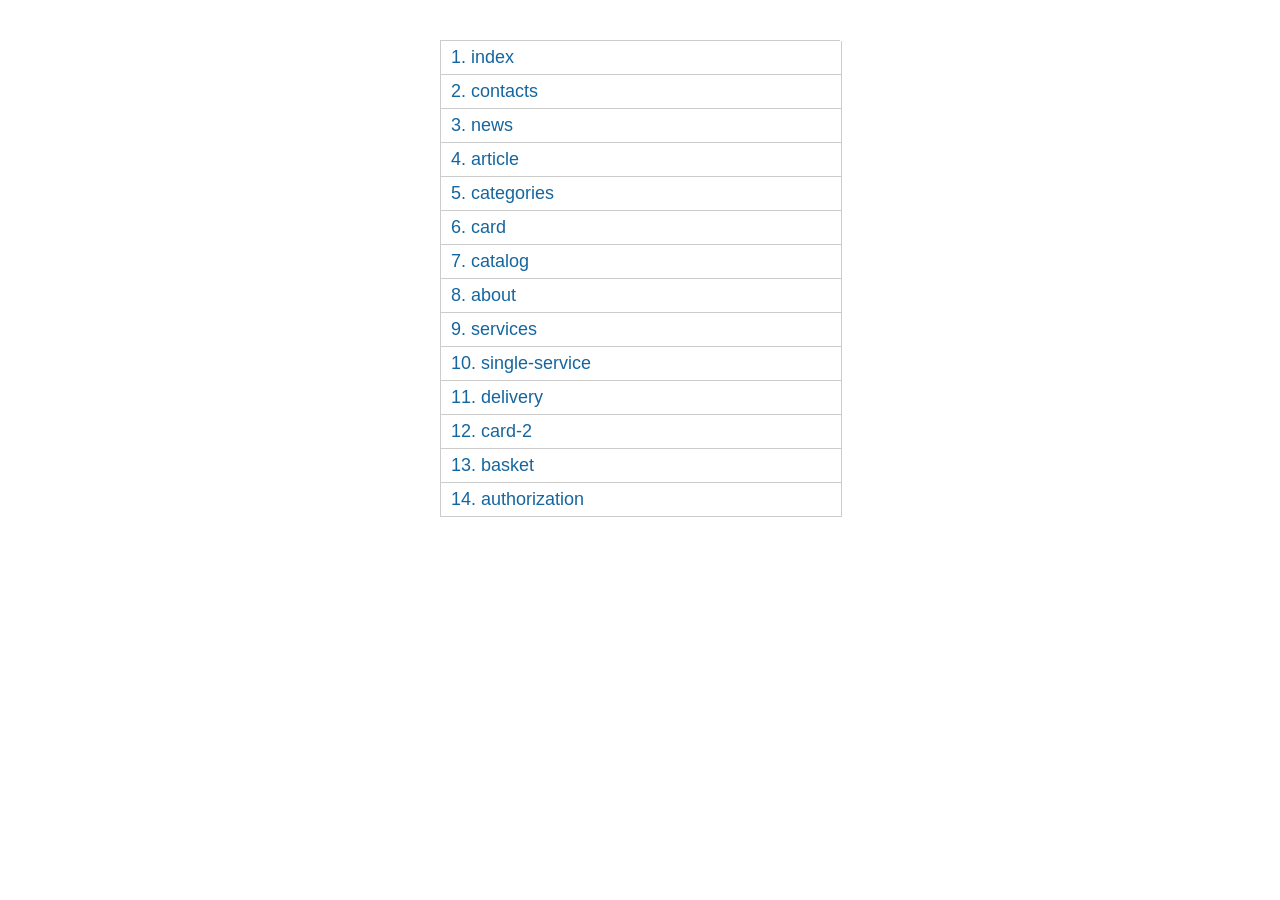
<file: map.html>
<!DOCTYPE html>
<!--[if lt IE 7]><html lang="ru" class="lt-ie9 lt-ie8 lt-ie7"><![endif]-->
<!--[if IE 7]><html lang="ru" class="lt-ie9 lt-ie8"><![endif]-->
<!--[if IE 8]><html lang="ru" class="lt-ie9"><![endif]-->
<!--[if gt IE 8]><!-->
<html lang="ru">
<!--<![endif]-->
<head>
	<meta charset="utf-8" />
	<title>Заголовок</title>
	<meta name="description" content="" />
	<meta http-equiv="X-UA-Compatible" content="IE=edge" />
	<meta name="viewport" content="width=device-width, initial-scale=1.0" />
</head>
<body> 

	<div class="wrapper"> 
		<div class="count_pages">
			<ul>
				<li><a href="index.html" target="_blanck">index</a></li>
				<li><a href="contacts.html" target="_blanck">contacts</a></li>
				<li><a href="news.html" target="_blanck">news</a></li>
				<li><a href="article.html" target="_blanck">article</a></li>
				<li><a href="categories.html" target="_blanck">categories</a></li>
				<li><a href="card.html" target="_blanck">card</a></li>
				<li><a href="catalog.html" target="_blanck">catalog</a></li>
			 	<li><a href="about.html" target="_blanck">about</a></li>
				<li><a href="services.html" target="_blanck">services</a></li>
				<li><a href="single-service.html" target="_blanck">single-service</a></li>
				<li><a href="delivery.html" target="_blanck">delivery</a></li>
				<li><a href="card-2.html" target="_blanck">card-2</a></li>
				<li><a href="basket.html" target="_blanck">basket</a></li>
				<li><a href="authorization.html" target="_blanck">authorization</a></li>
			</ul>
		</div> 
	</div>   
      
	<style> 
		.count_pages a:before {
			counter-increment: list1;
			content: counter(list1) ". "; 
		}
		.count_pages li {
			list-style: none;
			margin-bottom: 0px;
			border: 1px solid #ccc;
			border-top: none;
			width: 100%;
		}
		.count_pages {
			margin: 0;
			width: 400px;
			margin: auto;
			font-family: sans-serif;
			margin-top: 40px;
			max-width: 100%;
			border-top: 1px solid #ccc;
			counter-reset: list1;
			margin-bottom: 40px;
		}
		.count_pages ul {
			margin: 0;
			padding: 0;
		}
		.count_pages a {
			font-size: 18px;
			color: #15669F;
			text-decoration: none;
			display: block;
			padding: 6px 10px;
		}
		.count_pages a:hover {
			text-decoration: underline;
		}
	</style>
</body>
</html>
</file>
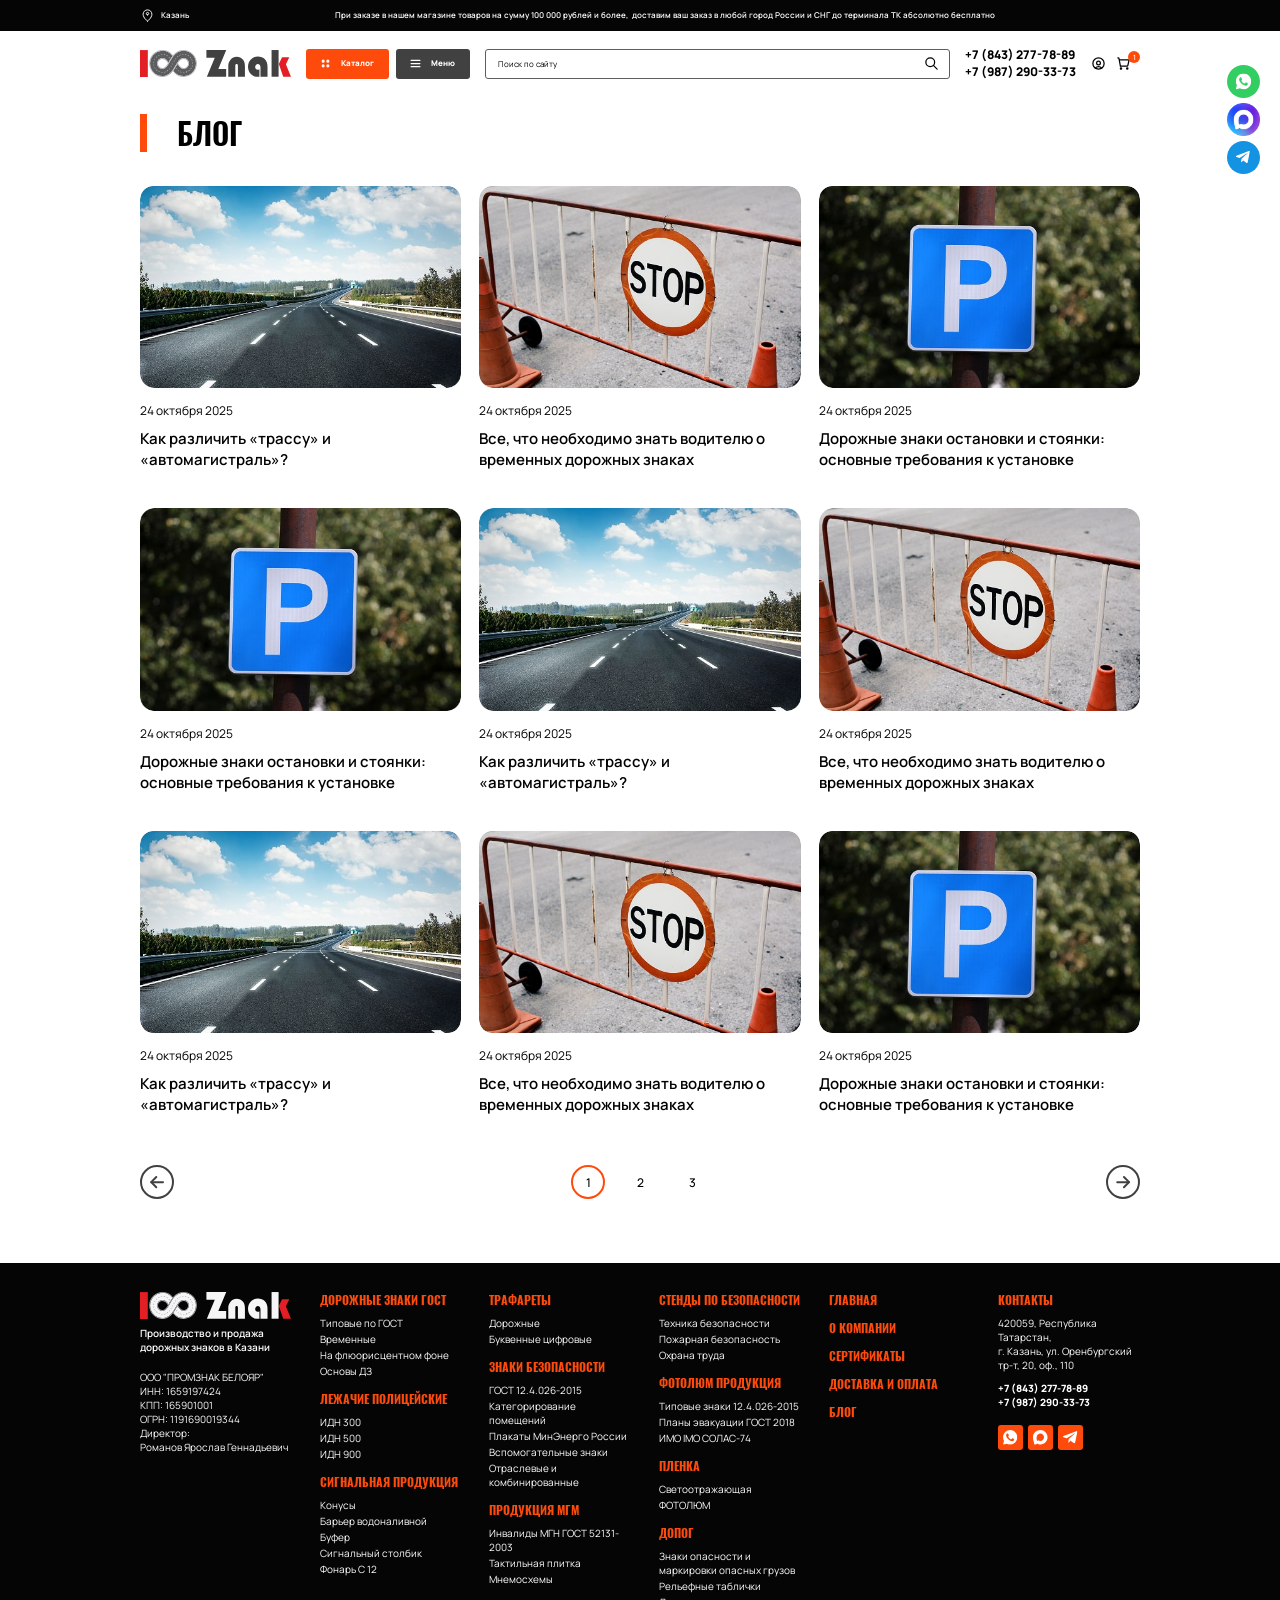
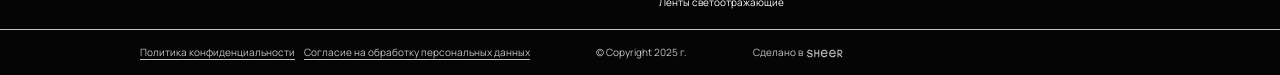
<file: news.html>
<!DOCTYPE html>
<!--[if lt IE 7]><html lang="ru" class="lt-ie9 lt-ie8 lt-ie7"><![endif]-->
<!--[if IE 7]><html lang="ru" class="lt-ie9 lt-ie8"><![endif]-->
<!--[if IE 8]><html lang="ru" class="lt-ie9"><![endif]-->
<!--[if gt IE 8]><!-->
<html lang="ru">
<!--<![endif]-->
<head>
	<meta charset="utf-8" />
	<title>Заголовок</title>
	<meta http-equiv="X-UA-Compatible" content="IE=edge" />
	<meta name="viewport" content="width=device-width, initial-scale=1, maximum-scale=1">
	<meta name="format-detection" content="telephone=no" />
	<link rel="shortcut icon" href="favicon.png" />
	<link rel="stylesheet" href="libs/bootstrap/bootstrap-grid.css" />
	<link rel="stylesheet" href="libs/fancybox-master/dist/jquery.fancybox.min.css" />
	<link rel="stylesheet" href="libs/slick-1.5.9/slick/slick.css" />
	<link rel="stylesheet" href="css/fonts.css" />
	<link rel="stylesheet" href="css/main.css?ver=1.6" />
	<link rel="stylesheet" href="css/media.css?ver=1.6" />
</head>
<body>

	<div class="wrapper"> 

		<ul class="socials-fixed">
			<li><a href="#" target="_blank"><img src="img/wp.svg" alt="alt"></a></li>
			<li><a href="#" target="_blank"><img src="img/max.png" alt="alt"></a></li>
			<li><a href="#" target="_blank"><img src="img/tg.svg" alt="alt"></a></li>
		</ul>

		<header class="header">
			<div class="header__top">
				<div class="container">
					<div class="header__head">
						<div class="header__location"><img src="img/pin.svg" alt="alt">Казань</div>
						<div class="header__info">При заказе в нашем магазине товаров на сумму 100 000 рублей и более,  доставим ваш заказ в любой город России и СНГ до терминала ТК абсолютно бесплатно</div>
					</div>
				</div>
			</div>
			<div class="header__main">
				<div class="container">
					<div class="header__wrapper">
						<a href="#" class="logo">
							<img src="img/logo.svg" alt="alt">
						</a>
						<div class="header__buttons">
							<div class="menu-wrap">
								<a href="#" class="btn-page btn-page_catalog">
									<span class="btn-page__icon"></span>
									<span>Каталог</span>
								</a>
								<div class="menu-dropdown">
									<nav class="menu">
										<ul class="menu__list">
											<li class="menu__haschild">
												<a href="#">Дорожные знаки ГОСТ <div class="menu__arrow"></div></a>
												<ul>
													<li><a href="#">Наименование 1</a></li>
													<li><a href="#">Наименование 1</a></li>
													<li><a href="#">Наименование 1</a></li>
													<li><a href="#">Наименование 1</a></li>
													<li><a href="#">Наименование 1</a></li>
													<li><a href="#">Наименование 1</a></li>
													<li><a href="#">Наименование 1</a></li>
												</ul>
											</li>
											<li class="menu__haschild">
												<a href="#">Лежачие полицейские <div class="menu__arrow"></div></a>
												<ul>
													<li><a href="#">Наименование 1</a></li>
													<li><a href="#">Наименование 1</a></li>
													<li><a href="#">Наименование 1</a></li>
													<li><a href="#">Наименование 1</a></li>
													<li><a href="#">Наименование 1</a></li>
													<li><a href="#">Наименование 1</a></li>
													<li><a href="#">Наименование 1</a></li>
												</ul>
											</li>
											<li class="menu__haschild">
												<a href="#">Сигнальная продукция <div class="menu__arrow"></div></a>
												<ul>
													<li><a href="#">Наименование 1</a></li>
													<li><a href="#">Наименование 1</a></li>
													<li><a href="#">Наименование 1</a></li>
													<li><a href="#">Наименование 1</a></li>
													<li><a href="#">Наименование 1</a></li>
													<li><a href="#">Наименование 1</a></li>
													<li><a href="#">Наименование 1</a></li>
												</ul>
											</li>
											<li class="menu__haschild">
												<a href="#">Трафареты <div class="menu__arrow"></div></a>
												<ul>
													<li><a href="#">Наименование 1</a></li>
													<li><a href="#">Наименование 1</a></li>
													<li><a href="#">Наименование 1</a></li>
													<li><a href="#">Наименование 1</a></li>
													<li><a href="#">Наименование 1</a></li>
													<li><a href="#">Наименование 1</a></li>
													<li><a href="#">Наименование 1</a></li>
												</ul>
											</li>
											<li class="menu__haschild">
												<a href="#">Знаки безопасности <div class="menu__arrow"></div></a>
												<ul>
													<li><a href="#">Наименование 1</a></li>
													<li><a href="#">Наименование 1</a></li>
													<li><a href="#">Наименование 1</a></li>
													<li><a href="#">Наименование 1</a></li>
													<li><a href="#">Наименование 1</a></li>
													<li><a href="#">Наименование 1</a></li>
													<li><a href="#">Наименование 1</a></li>
												</ul>
											</li>
											<li class="menu__haschild">
												<a href="#">Продукция МГМ <div class="menu__arrow"></div></a>
												<ul>
													<li><a href="#">Наименование 1</a></li>
													<li><a href="#">Наименование 1</a></li>
													<li><a href="#">Наименование 1</a></li>
													<li><a href="#">Наименование 1</a></li>
													<li><a href="#">Наименование 1</a></li>
													<li><a href="#">Наименование 1</a></li>
													<li><a href="#">Наименование 1</a></li>
												</ul>
											</li>
											<li class="menu__haschild">
												<a href="#">Стенды по безопасности <div class="menu__arrow"></div></a>
												<ul>
													<li><a href="#">Наименование 1</a></li>
													<li><a href="#">Наименование 1</a></li>
													<li><a href="#">Наименование 1</a></li>
													<li><a href="#">Наименование 1</a></li>
													<li><a href="#">Наименование 1</a></li>
													<li><a href="#">Наименование 1</a></li>
													<li><a href="#">Наименование 1</a></li>
												</ul>
											</li>
											<li class="menu__haschild">
												<a href="#">Фотолюм продукция <div class="menu__arrow"></div></a>
												<ul>
													<li><a href="#">Наименование 1</a></li>
													<li><a href="#">Наименование 1</a></li>
													<li><a href="#">Наименование 1</a></li>
													<li><a href="#">Наименование 1</a></li>
													<li><a href="#">Наименование 1</a></li>
													<li><a href="#">Наименование 1</a></li>
													<li><a href="#">Наименование 1</a></li>
												</ul>
											</li>
											<li class="menu__haschild">
												<a href="#">Пленка <div class="menu__arrow"></div></a>
												<ul>
													<li><a href="#">Наименование 1</a></li>
													<li><a href="#">Наименование 1</a></li>
													<li><a href="#">Наименование 1</a></li>
													<li><a href="#">Наименование 1</a></li>
													<li><a href="#">Наименование 1</a></li>
													<li><a href="#">Наименование 1</a></li>
													<li><a href="#">Наименование 1</a></li>
												</ul>
											</li>
											<li class="menu__haschild">
												<a href="#">ДОПОГ <div class="menu__arrow"></div></a>
												<ul>
													<li><a href="#">Наименование 1</a></li>
													<li><a href="#">Наименование 1</a></li>
													<li><a href="#">Наименование 1</a></li>
													<li><a href="#">Наименование 1</a></li>
													<li><a href="#">Наименование 1</a></li>
													<li><a href="#">Наименование 1</a></li>
													<li><a href="#">Наименование 1</a></li>
												</ul>
											</li>
										</ul>
									</nav>
								</div>
							</div>
							<div class="menu-wrap">
								<a href="#" class="btn-page btn-page_menu">
									<span class="btn-page__icon"></span>
									<span>Меню</span>
								</a>
								<div class="menu-dropdown menu-dropdown--main">
									<nav class="menu">
										<ul class="menu__list">
											<li><a href="#">Главная</a></li>
											<li><a href="#">О компании</a></li>
											<li><a href="#">Сертификаты</a></li>
											<li><a href="#">Доставка и оплата</a></li>
											<li><a href="#">Блог</a></li>
											<li><a href="#">Контакты</a></li>
										</ul>
									</nav>
								</div>
							</div>
						</div>
						<div class="search-main">
							<form>
								<input type="text" placeholder="Поиск по сайту" required>
								<button class="search-main__btn"></button>
							</form>
						</div>
						<ul class="phones-list">
							<li><a href="tel:+78432777889">+7 (843) 277-78-89</a></li>
							<li><a href="tel:+79872903373">+7 (987) 290-33-73</a></li>
						</ul>
						<div class="header__personal">
							<a href="#" class="btn-header">
								<img src="img/user.svg" alt="alt">
							</a>
							<a href="#" class="btn-header">
								<img src="img/cart.svg" alt="alt">
								<span class="btn-header__value">1</span>
							</a>
						</div>
						<div class="sandwich">
							<div class="sw-topper"></div>
							<div class="sw-bottom"></div>
							<div class="sw-footer"></div>
						</div>
					</div>
				</div>
			</div>
			<div class="menu-mobile">
				<div class="search-main">
					<form>
						<input type="text" placeholder="Поиск по сайту" required>
						<button class="search-main__btn"></button>
					</form>
				</div>
				<nav class="menu">
					<ul class="menu__list">
						<li><a href="#">Главная </a></li>
						<li class="menu__haschild">
							<a href="#">Каталог <div class="menu__arrow"></div></a>
							<ul>
							<li class="menu__haschild">
								<a href="#">Дорожные знаки ГОСТ <div class="menu__arrow"></div></a>
								<ul>
									<li><a href="#">Наименование 1</a></li>
									<li><a href="#">Наименование 1</a></li>
									<li><a href="#">Наименование 1</a></li>
									<li><a href="#">Наименование 1</a></li>
									<li><a href="#">Наименование 1</a></li>
									<li><a href="#">Наименование 1</a></li>
									<li><a href="#">Наименование 1</a></li>
								</ul>
							</li>
							<li class="menu__haschild">
								<a href="#">Лежачие полицейские <div class="menu__arrow"></div></a>
								<ul>
									<li><a href="#">Наименование 1</a></li>
									<li><a href="#">Наименование 1</a></li>
									<li><a href="#">Наименование 1</a></li>
									<li><a href="#">Наименование 1</a></li>
									<li><a href="#">Наименование 1</a></li>
									<li><a href="#">Наименование 1</a></li>
									<li><a href="#">Наименование 1</a></li>
								</ul>
							</li>
							<li class="menu__haschild">
								<a href="#">Сигнальная продукция <div class="menu__arrow"></div></a>
								<ul>
									<li><a href="#">Наименование 1</a></li>
									<li><a href="#">Наименование 1</a></li>
									<li><a href="#">Наименование 1</a></li>
									<li><a href="#">Наименование 1</a></li>
									<li><a href="#">Наименование 1</a></li>
									<li><a href="#">Наименование 1</a></li>
									<li><a href="#">Наименование 1</a></li>
								</ul>
							</li>
							<li class="menu__haschild">
								<a href="#">Трафареты <div class="menu__arrow"></div></a>
								<ul>
									<li><a href="#">Наименование 1</a></li>
									<li><a href="#">Наименование 1</a></li>
									<li><a href="#">Наименование 1</a></li>
									<li><a href="#">Наименование 1</a></li>
									<li><a href="#">Наименование 1</a></li>
									<li><a href="#">Наименование 1</a></li>
									<li><a href="#">Наименование 1</a></li>
								</ul>
							</li>
							<li class="menu__haschild">
								<a href="#">Знаки безопасности <div class="menu__arrow"></div></a>
								<ul>
									<li><a href="#">Наименование 1</a></li>
									<li><a href="#">Наименование 1</a></li>
									<li><a href="#">Наименование 1</a></li>
									<li><a href="#">Наименование 1</a></li>
									<li><a href="#">Наименование 1</a></li>
									<li><a href="#">Наименование 1</a></li>
									<li><a href="#">Наименование 1</a></li>
								</ul>
							</li>
							<li class="menu__haschild">
								<a href="#">Продукция МГМ <div class="menu__arrow"></div></a>
								<ul>
									<li><a href="#">Наименование 1</a></li>
									<li><a href="#">Наименование 1</a></li>
									<li><a href="#">Наименование 1</a></li>
									<li><a href="#">Наименование 1</a></li>
									<li><a href="#">Наименование 1</a></li>
									<li><a href="#">Наименование 1</a></li>
									<li><a href="#">Наименование 1</a></li>
								</ul>
							</li>
							<li class="menu__haschild">
								<a href="#">Стенды по безопасности <div class="menu__arrow"></div></a>
								<ul>
									<li><a href="#">Наименование 1</a></li>
									<li><a href="#">Наименование 1</a></li>
									<li><a href="#">Наименование 1</a></li>
									<li><a href="#">Наименование 1</a></li>
									<li><a href="#">Наименование 1</a></li>
									<li><a href="#">Наименование 1</a></li>
									<li><a href="#">Наименование 1</a></li>
								</ul>
							</li>
							<li class="menu__haschild">
								<a href="#">Фотолюм продукция <div class="menu__arrow"></div></a>
								<ul>
									<li><a href="#">Наименование 1</a></li>
									<li><a href="#">Наименование 1</a></li>
									<li><a href="#">Наименование 1</a></li>
									<li><a href="#">Наименование 1</a></li>
									<li><a href="#">Наименование 1</a></li>
									<li><a href="#">Наименование 1</a></li>
									<li><a href="#">Наименование 1</a></li>
								</ul>
							</li>
							<li class="menu__haschild">
								<a href="#">Пленка <div class="menu__arrow"></div></a>
								<ul>
									<li><a href="#">Наименование 1</a></li>
									<li><a href="#">Наименование 1</a></li>
									<li><a href="#">Наименование 1</a></li>
									<li><a href="#">Наименование 1</a></li>
									<li><a href="#">Наименование 1</a></li>
									<li><a href="#">Наименование 1</a></li>
									<li><a href="#">Наименование 1</a></li>
								</ul>
							</li>
							<li class="menu__haschild">
								<a href="#">ДОПОГ <div class="menu__arrow"></div></a>
								<ul>
									<li><a href="#">Наименование 1</a></li>
									<li><a href="#">Наименование 1</a></li>
									<li><a href="#">Наименование 1</a></li>
									<li><a href="#">Наименование 1</a></li>
									<li><a href="#">Наименование 1</a></li>
									<li><a href="#">Наименование 1</a></li>
									<li><a href="#">Наименование 1</a></li>
								</ul>
							</li>
						</ul>
						</li>
						<li><a href="#">О компании</a></li>
						<li><a href="#">Сертификаты</a></li>
						<li><a href="#">Доставка и оплата</a></li>
						<li><a href="#">Блог</a></li>
						<li><a href="#">Контакты</a></li>
					</ul>
				</nav>
				<ul class="phones-list">
					<li><a href="tel:+78432777889">+7 (843) 277-78-89</a></li>
					<li><a href="tel:+79872903373">+7 (987) 290-33-73</a></li>
				</ul>
			</div>
			<div class="menu-overlay"></div>
		</header>

		<section class="page-news">
			<div class="container">
				<h1 class="title-section">блог</h1>
				<div class="row row_news">
					<div class="col-lg-4 col-md-6">
						<a href="#" class="item-news">
							<span class="item-news__image">
								<img src="img/news1.jpg" alt="alt">
							</span>
							<span class="item-news__date">24 октября 2025</span>
							<span class="item-news__title">Как различить «трассу» и «автомагистраль»?</span>
						</a>
					</div>
					<div class="col-lg-4 col-md-6">
						<a href="#" class="item-news">
							<span class="item-news__image">
								<img src="img/news2.jpg" alt="alt">
							</span>
							<span class="item-news__date">24 октября 2025</span>
							<span class="item-news__title">Все, что необходимо знать водителю о временных дорожных знаках</span>
						</a>
					</div>
					<div class="col-lg-4 col-md-6">
						<a href="#" class="item-news">
							<span class="item-news__image">
								<img src="img/news3.jpg" alt="alt">
							</span>
							<span class="item-news__date">24 октября 2025</span>
							<span class="item-news__title">Дорожные знаки остановки и стоянки: основные требования к установке</span>
						</a>
					</div>
					<div class="col-lg-4 col-md-6">
						<a href="#" class="item-news">
							<span class="item-news__image">
								<img src="img/news3.jpg" alt="alt">
							</span>
							<span class="item-news__date">24 октября 2025</span>
							<span class="item-news__title">Дорожные знаки остановки и стоянки: основные требования к установке</span>
						</a>
					</div>
					<div class="col-lg-4 col-md-6">
						<a href="#" class="item-news">
							<span class="item-news__image">
								<img src="img/news1.jpg" alt="alt">
							</span>
							<span class="item-news__date">24 октября 2025</span>
							<span class="item-news__title">Как различить «трассу» и «автомагистраль»?</span>
						</a>
					</div>
					<div class="col-lg-4 col-md-6">
						<a href="#" class="item-news">
							<span class="item-news__image">
								<img src="img/news2.jpg" alt="alt">
							</span>
							<span class="item-news__date">24 октября 2025</span>
							<span class="item-news__title">Все, что необходимо знать водителю о временных дорожных знаках</span>
						</a>
					</div>
					<div class="col-lg-4 col-md-6">
						<a href="#" class="item-news">
							<span class="item-news__image">
								<img src="img/news1.jpg" alt="alt">
							</span>
							<span class="item-news__date">24 октября 2025</span>
							<span class="item-news__title">Как различить «трассу» и «автомагистраль»?</span>
						</a>
					</div>
					<div class="col-lg-4 col-md-6">
						<a href="#" class="item-news">
							<span class="item-news__image">
								<img src="img/news2.jpg" alt="alt">
							</span>
							<span class="item-news__date">24 октября 2025</span>
							<span class="item-news__title">Все, что необходимо знать водителю о временных дорожных знаках</span>
						</a>
					</div>
					<div class="col-lg-4 col-md-6">
						<a href="#" class="item-news">
							<span class="item-news__image">
								<img src="img/news3.jpg" alt="alt">
							</span>
							<span class="item-news__date">24 октября 2025</span>
							<span class="item-news__title">Дорожные знаки остановки и стоянки: основные требования к установке</span>
						</a>
					</div>
				</div>
				<div class="pager">
					<a class="prev page-numbers" href="#"><img src="img/prev.svg" alt="alt"></a>
					<span aria-current="page" class="page-numbers current" href="#">1</span> 
					<a class="page-numbers" href="#">2</a> 
					<a class="page-numbers" href="#">3</a> 
					<a class="next page-numbers" href="#"><img src="img/next.svg" alt="alt"></a>
				</div>
			</div>
		</section>

		<footer class="footer">
			<div class="container">
				<div class="row">
					<div class="col-lg-2">
						<a href="#" class="logo">
							<img src="img/logo2.svg" alt="alt">
						</a>
						<div class="logo-descr">Производство и продажа дорожных знаков в Казани</div>
						<div class="requisites">
							<p>ООО "ПРОМЗНАК БЕЛОЯР"</p>
							<p>ИНН: 1659197424</p>
							<p>КПП: 165901001</p>
							<p>ОГРН: 1191690019344</p>
							<p>Директор: </p>
							<p>Романов Ярослав Геннадьевич</p>
						</div>
					</div>
					<div class="col-lg-6">
						<div class="footer__title footer__title_haschild show-mob">Каталог</div>
						<div class="footer__content">
							<div class="row">
								<div class="col-lg-4">
									<div class="footer__column">
										<div class="footer__title">Дорожные знаки ГОСТ</div>
										<ul class="footer__nav">
											<li><a href="#">Типовые по ГОСТ</a></li>
											<li><a href="#">Временные</a></li>
											<li><a href="#">На флюорисцентном фоне</a></li>
											<li><a href="#">Основы ДЗ</a></li>
										</ul>
										<div class="footer__title">Лежачие полицейские</div>
										<ul class="footer__nav">
											<li><a href="#">ИДН 300</a></li>
											<li><a href="#">ИДН 500</a></li>
											<li><a href="#">ИДН 900</a></li>
										</ul>
										<div class="footer__title">Сигнальная продукция</div>
										<ul class="footer__nav">
											<li><a href="#">Конусы </a></li>
											<li><a href="#">Барьер водоналивной</a></li>
											<li><a href="#">Буфер</a></li>
											<li><a href="#">Сигнальный столбик</a></li>
											<li><a href="#">Фонарь С 12</a></li>
										</ul>
									</div>
								</div>
								<div class="col-lg-4">
									<div class="footer__column">
										<div class="footer__title">Трафареты</div>
										<ul class="footer__nav">
											<li><a href="#">Дорожные</a></li>
											<li><a href="#">Буквенные цифровые</a></li>
										</ul>
										<div class="footer__title">Знаки безопасности</div>
										<ul class="footer__nav">
											<li><a href="#">ГОСТ 12.4.026-2015</a></li>
											<li><a href="#">Категорирование помещений</a></li>
											<li><a href="#">Плакаты МинЭнерго России</a></li>
											<li><a href="#">Вспомогательные знаки</a></li>
											<li><a href="#">Отраслевые и комбинированные</a></li>
										</ul>
										<div class="footer__title">Продукция МГМ</div>
										<ul class="footer__nav">
											<li><a href="#">Инвалиды МГН ГОСТ 52131-2003</a></li>
											<li><a href="#">Тактильная плитка</a></li>
											<li><a href="#">Мнемосхемы</a></li>
										</ul>
									</div>
								</div>
								<div class="col-lg-4">
									<div class="footer__column">
										<div class="footer__title">Стенды по безопасности</div>
										<ul class="footer__nav">
											<li><a href="#">Техника безопасности</a></li>
											<li><a href="#">Пожарная безопасность</a></li>
											<li><a href="#">Охрана труда</a></li>
										</ul>
										<div class="footer__title">ФОТОЛЮМ продукция</div>
										<ul class="footer__nav">
											<li><a href="#">Типовые знаки 12.4.026-2015</a></li>
											<li><a href="#">Планы эвакуации ГОСТ 2018</a></li>
											<li><a href="#">ИМО IMO СОЛАС-74</a></li>
										</ul>
										<div class="footer__title">Пленка</div>
										<ul class="footer__nav">
											<li><a href="#">Светоотражающая</a></li>
											<li><a href="#">ФОТОЛЮМ</a></li>
										</ul>
										<div class="footer__title">Допог</div>
										<ul class="footer__nav">
											<li><a href="#">Знаки опасности и маркировки опасных грузов</a></li>
											<li><a href="#">Рельефные таблички</a></li>
											<li><a href="#">Ленты светоотражающие</a></li>
										</ul>
									</div>
								</div>
							</div>
						</div>
					</div>
					<div class="col-lg-2">
						<div class="footer__column">
							<ul class="footer__nav footer__nav_big">
								<li><a href="#">Главная </a></li>
								<li><a href="#">О компании</a></li>
								<li><a href="#">Сертификаты</a></li>
								<li><a href="#">Доставка и оплата</a></li>
								<li><a href="#">Блог</a></li>
							</ul>
						</div>
					</div>
					<div class="col-lg-2">
						<div class="footer__column">
							<div class="footer__title">Контакты</div>
							<p>420059, Республика Татарстан, <br>г. Казань, ул. Оренбургский тр-т, 20, оф., 110</p>
							<ul class="phones-list">
								<li><a href="tel:+78432777889">+7 (843) 277-78-89</a></li>
								<li><a href="tel:+79872903373">+7 (987) 290-33-73</a></li>
							</ul>
							<ul class="socials-list">
								<li><a href="#" target="_blank"><img src="img/soc_wp.svg" alt="alt"></a></li>
								<li><a href="#" target="_blank"><img src="img/soc_max.svg" alt="alt"></a></li>
								<li><a href="#" target="_blank"><img src="img/soc_tg.svg" alt="alt"></a></li>
							</ul>
						</div>
					</div>
				</div>
			</div>
			<div class="footer__bottom">
				<div class="container">
					<div class="footer__wrapper">
						<div class="footer__links">
							<a href="#">Политика конфиденциальности</a>
							<a href="#">Согласие на обработку персональных данных</a>
						</div>
						<div class="copyright">© Copyright 2025 г.</div>
						<div class="create">Сделано в <a href="#" target="_blank"><img src="img/sheer.svg" alt="alt"></a></div>
					</div>
				</div>
			</div>
		</footer>
		
	</div>


	<script src="libs/jquery/jquery-3.6.0.min.js"></script>
	<script src="libs/fancybox-master/dist/jquery.fancybox.min.js"></script>
	<script src="libs/slick-1.5.9/slick/slick.min.js"></script>
	<script src="libs/mask/jquery.maskedinput.js"></script>
	<script src="js/common.js?ver=1.6"></script>
	<!-- Yandex.Metrika counter --><!-- /Yandex.Metrika counter -->
	<!-- Google Analytics counter --><!-- /Google Analytics counter -->
</body>
</html>
</file>
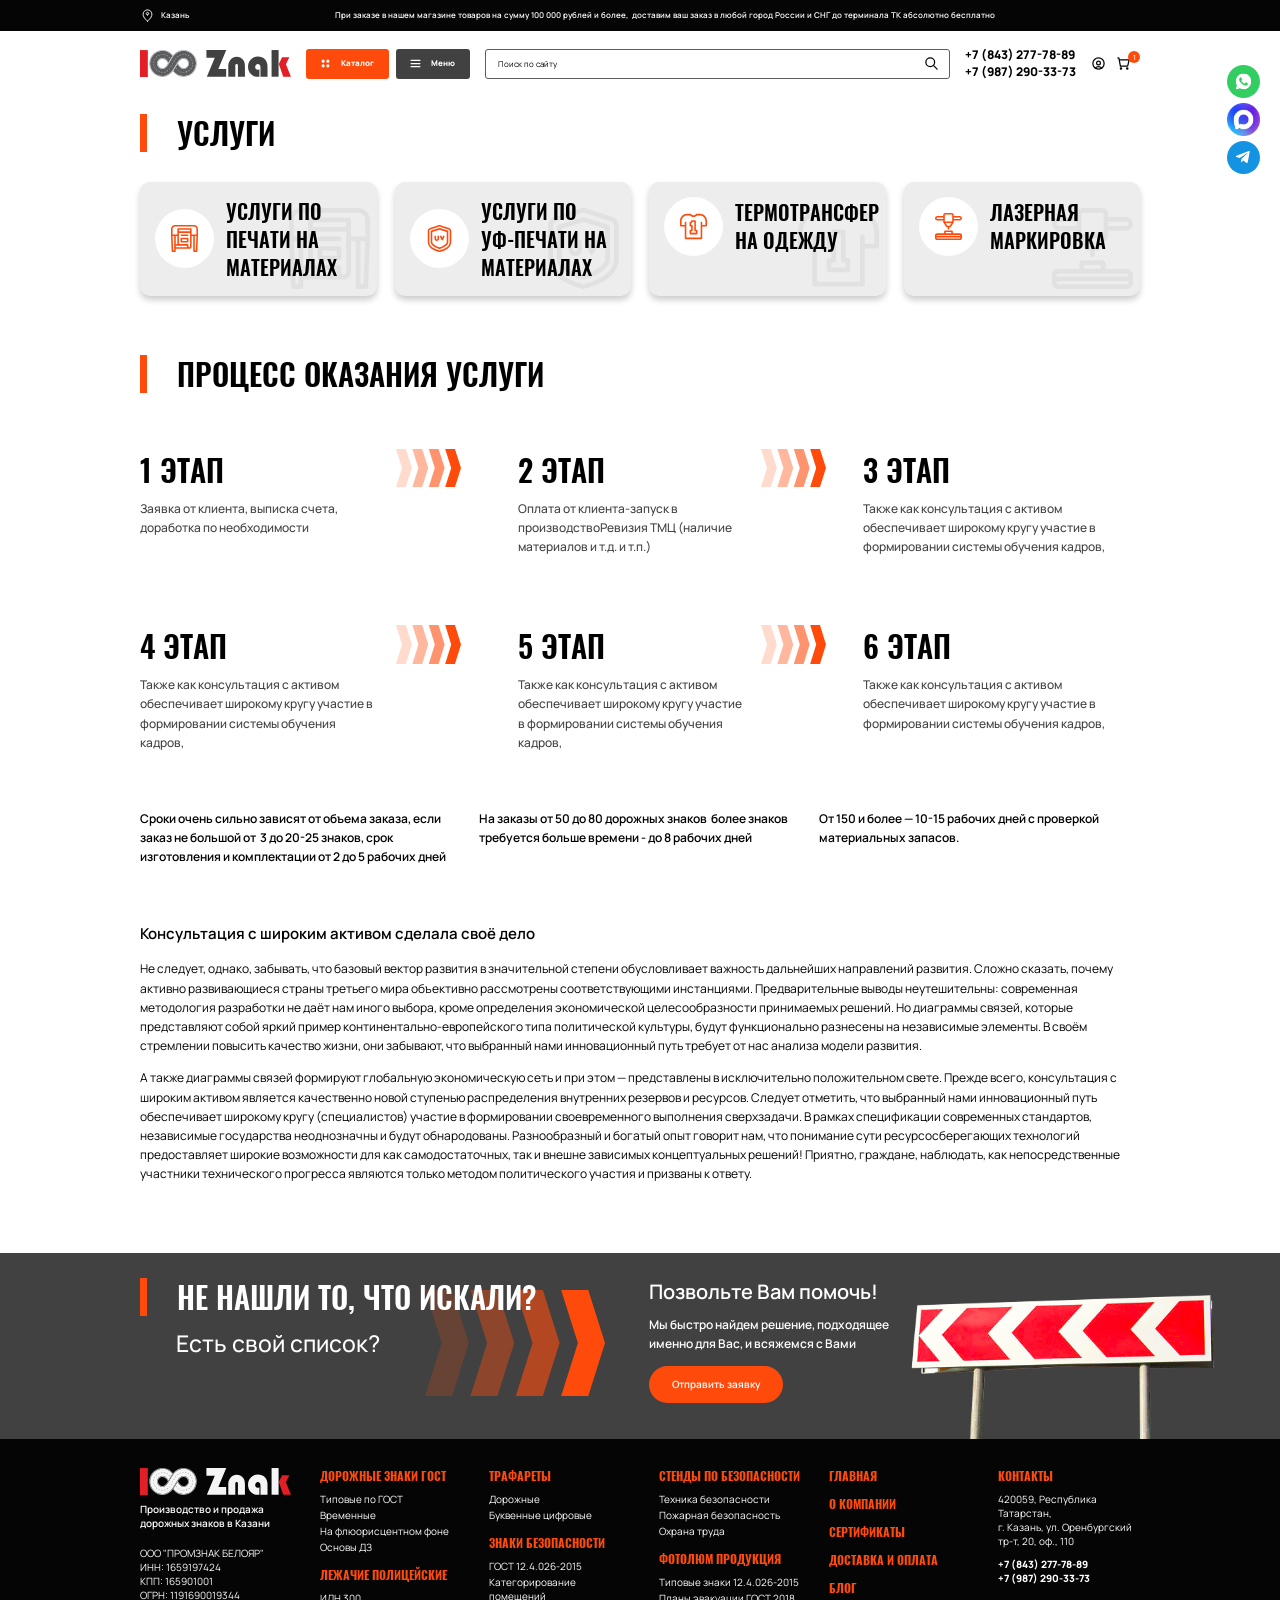
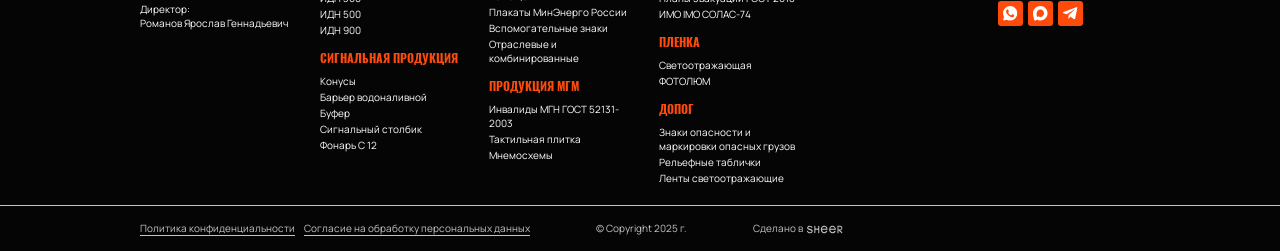
<file: services.html>
<!DOCTYPE html>
<!--[if lt IE 7]><html lang="ru" class="lt-ie9 lt-ie8 lt-ie7"><![endif]-->
<!--[if IE 7]><html lang="ru" class="lt-ie9 lt-ie8"><![endif]-->
<!--[if IE 8]><html lang="ru" class="lt-ie9"><![endif]-->
<!--[if gt IE 8]><!-->
<html lang="ru">
<!--<![endif]-->
<head>
	<meta charset="utf-8" />
	<title>Заголовок</title>
	<meta http-equiv="X-UA-Compatible" content="IE=edge" />
	<meta name="viewport" content="width=device-width, initial-scale=1, maximum-scale=1">
	<meta name="format-detection" content="telephone=no" />
	<link rel="shortcut icon" href="favicon.png" />
	<link rel="stylesheet" href="libs/bootstrap/bootstrap-grid.css" />
	<link rel="stylesheet" href="libs/fancybox-master/dist/jquery.fancybox.min.css" />
	<link rel="stylesheet" href="libs/slick-1.5.9/slick/slick.css" />
	<link rel="stylesheet" href="css/fonts.css" />
	<link rel="stylesheet" href="css/main.css?ver=1.6" />
	<link rel="stylesheet" href="css/media.css?ver=1.6" />
</head>
<body>

	<div class="wrapper"> 

		<ul class="socials-fixed">
			<li><a href="#" target="_blank"><img src="img/wp.svg" alt="alt"></a></li>
			<li><a href="#" target="_blank"><img src="img/max.png" alt="alt"></a></li>
			<li><a href="#" target="_blank"><img src="img/tg.svg" alt="alt"></a></li>
		</ul>

		<header class="header">
			<div class="header__top">
				<div class="container">
					<div class="header__head">
						<div class="header__location"><img src="img/pin.svg" alt="alt">Казань</div>
						<div class="header__info">При заказе в нашем магазине товаров на сумму 100 000 рублей и более,  доставим ваш заказ в любой город России и СНГ до терминала ТК абсолютно бесплатно</div>
					</div>
				</div>
			</div>
			<div class="header__main">
				<div class="container">
					<div class="header__wrapper">
						<a href="#" class="logo">
							<img src="img/logo.svg" alt="alt">
						</a>
						<div class="header__buttons">
							<div class="menu-wrap">
								<a href="#" class="btn-page btn-page_catalog">
									<span class="btn-page__icon"></span>
									<span>Каталог</span>
								</a>
								<div class="menu-dropdown">
									<nav class="menu">
										<ul class="menu__list">
											<li class="menu__haschild">
												<a href="#">Дорожные знаки ГОСТ <div class="menu__arrow"></div></a>
												<ul>
													<li><a href="#">Наименование 1</a></li>
													<li><a href="#">Наименование 1</a></li>
													<li><a href="#">Наименование 1</a></li>
													<li><a href="#">Наименование 1</a></li>
													<li><a href="#">Наименование 1</a></li>
													<li><a href="#">Наименование 1</a></li>
													<li><a href="#">Наименование 1</a></li>
												</ul>
											</li>
											<li class="menu__haschild">
												<a href="#">Лежачие полицейские <div class="menu__arrow"></div></a>
												<ul>
													<li><a href="#">Наименование 1</a></li>
													<li><a href="#">Наименование 1</a></li>
													<li><a href="#">Наименование 1</a></li>
													<li><a href="#">Наименование 1</a></li>
													<li><a href="#">Наименование 1</a></li>
													<li><a href="#">Наименование 1</a></li>
													<li><a href="#">Наименование 1</a></li>
												</ul>
											</li>
											<li class="menu__haschild">
												<a href="#">Сигнальная продукция <div class="menu__arrow"></div></a>
												<ul>
													<li><a href="#">Наименование 1</a></li>
													<li><a href="#">Наименование 1</a></li>
													<li><a href="#">Наименование 1</a></li>
													<li><a href="#">Наименование 1</a></li>
													<li><a href="#">Наименование 1</a></li>
													<li><a href="#">Наименование 1</a></li>
													<li><a href="#">Наименование 1</a></li>
												</ul>
											</li>
											<li class="menu__haschild">
												<a href="#">Трафареты <div class="menu__arrow"></div></a>
												<ul>
													<li><a href="#">Наименование 1</a></li>
													<li><a href="#">Наименование 1</a></li>
													<li><a href="#">Наименование 1</a></li>
													<li><a href="#">Наименование 1</a></li>
													<li><a href="#">Наименование 1</a></li>
													<li><a href="#">Наименование 1</a></li>
													<li><a href="#">Наименование 1</a></li>
												</ul>
											</li>
											<li class="menu__haschild">
												<a href="#">Знаки безопасности <div class="menu__arrow"></div></a>
												<ul>
													<li><a href="#">Наименование 1</a></li>
													<li><a href="#">Наименование 1</a></li>
													<li><a href="#">Наименование 1</a></li>
													<li><a href="#">Наименование 1</a></li>
													<li><a href="#">Наименование 1</a></li>
													<li><a href="#">Наименование 1</a></li>
													<li><a href="#">Наименование 1</a></li>
												</ul>
											</li>
											<li class="menu__haschild">
												<a href="#">Продукция МГМ <div class="menu__arrow"></div></a>
												<ul>
													<li><a href="#">Наименование 1</a></li>
													<li><a href="#">Наименование 1</a></li>
													<li><a href="#">Наименование 1</a></li>
													<li><a href="#">Наименование 1</a></li>
													<li><a href="#">Наименование 1</a></li>
													<li><a href="#">Наименование 1</a></li>
													<li><a href="#">Наименование 1</a></li>
												</ul>
											</li>
											<li class="menu__haschild">
												<a href="#">Стенды по безопасности <div class="menu__arrow"></div></a>
												<ul>
													<li><a href="#">Наименование 1</a></li>
													<li><a href="#">Наименование 1</a></li>
													<li><a href="#">Наименование 1</a></li>
													<li><a href="#">Наименование 1</a></li>
													<li><a href="#">Наименование 1</a></li>
													<li><a href="#">Наименование 1</a></li>
													<li><a href="#">Наименование 1</a></li>
												</ul>
											</li>
											<li class="menu__haschild">
												<a href="#">Фотолюм продукция <div class="menu__arrow"></div></a>
												<ul>
													<li><a href="#">Наименование 1</a></li>
													<li><a href="#">Наименование 1</a></li>
													<li><a href="#">Наименование 1</a></li>
													<li><a href="#">Наименование 1</a></li>
													<li><a href="#">Наименование 1</a></li>
													<li><a href="#">Наименование 1</a></li>
													<li><a href="#">Наименование 1</a></li>
												</ul>
											</li>
											<li class="menu__haschild">
												<a href="#">Пленка <div class="menu__arrow"></div></a>
												<ul>
													<li><a href="#">Наименование 1</a></li>
													<li><a href="#">Наименование 1</a></li>
													<li><a href="#">Наименование 1</a></li>
													<li><a href="#">Наименование 1</a></li>
													<li><a href="#">Наименование 1</a></li>
													<li><a href="#">Наименование 1</a></li>
													<li><a href="#">Наименование 1</a></li>
												</ul>
											</li>
											<li class="menu__haschild">
												<a href="#">ДОПОГ <div class="menu__arrow"></div></a>
												<ul>
													<li><a href="#">Наименование 1</a></li>
													<li><a href="#">Наименование 1</a></li>
													<li><a href="#">Наименование 1</a></li>
													<li><a href="#">Наименование 1</a></li>
													<li><a href="#">Наименование 1</a></li>
													<li><a href="#">Наименование 1</a></li>
													<li><a href="#">Наименование 1</a></li>
												</ul>
											</li>
										</ul>
									</nav>
								</div>
							</div>
							<div class="menu-wrap">
								<a href="#" class="btn-page btn-page_menu">
									<span class="btn-page__icon"></span>
									<span>Меню</span>
								</a>
								<div class="menu-dropdown menu-dropdown--main">
									<nav class="menu">
										<ul class="menu__list">
											<li><a href="#">Главная</a></li>
											<li><a href="#">О компании</a></li>
											<li><a href="#">Сертификаты</a></li>
											<li><a href="#">Доставка и оплата</a></li>
											<li><a href="#">Блог</a></li>
											<li><a href="#">Контакты</a></li>
										</ul>
									</nav>
								</div>
							</div>
						</div>
						<div class="search-main">
							<form>
								<input type="text" placeholder="Поиск по сайту" required>
								<button class="search-main__btn"></button>
							</form>
						</div>
						<ul class="phones-list">
							<li><a href="tel:+78432777889">+7 (843) 277-78-89</a></li>
							<li><a href="tel:+79872903373">+7 (987) 290-33-73</a></li>
						</ul>
						<div class="header__personal">
							<a href="#" class="btn-header">
								<img src="img/user.svg" alt="alt">
							</a>
							<a href="#" class="btn-header">
								<img src="img/cart.svg" alt="alt">
								<span class="btn-header__value">1</span>
							</a>
						</div>
						<div class="sandwich">
							<div class="sw-topper"></div>
							<div class="sw-bottom"></div>
							<div class="sw-footer"></div>
						</div>
					</div>
				</div>
			</div>
			<div class="menu-mobile">
				<div class="search-main">
					<form>
						<input type="text" placeholder="Поиск по сайту" required>
						<button class="search-main__btn"></button>
					</form>
				</div>
				<nav class="menu">
					<ul class="menu__list">
						<li><a href="#">Главная </a></li>
						<li class="menu__haschild">
							<a href="#">Каталог <div class="menu__arrow"></div></a>
							<ul>
							<li class="menu__haschild">
								<a href="#">Дорожные знаки ГОСТ <div class="menu__arrow"></div></a>
								<ul>
									<li><a href="#">Наименование 1</a></li>
									<li><a href="#">Наименование 1</a></li>
									<li><a href="#">Наименование 1</a></li>
									<li><a href="#">Наименование 1</a></li>
									<li><a href="#">Наименование 1</a></li>
									<li><a href="#">Наименование 1</a></li>
									<li><a href="#">Наименование 1</a></li>
								</ul>
							</li>
							<li class="menu__haschild">
								<a href="#">Лежачие полицейские <div class="menu__arrow"></div></a>
								<ul>
									<li><a href="#">Наименование 1</a></li>
									<li><a href="#">Наименование 1</a></li>
									<li><a href="#">Наименование 1</a></li>
									<li><a href="#">Наименование 1</a></li>
									<li><a href="#">Наименование 1</a></li>
									<li><a href="#">Наименование 1</a></li>
									<li><a href="#">Наименование 1</a></li>
								</ul>
							</li>
							<li class="menu__haschild">
								<a href="#">Сигнальная продукция <div class="menu__arrow"></div></a>
								<ul>
									<li><a href="#">Наименование 1</a></li>
									<li><a href="#">Наименование 1</a></li>
									<li><a href="#">Наименование 1</a></li>
									<li><a href="#">Наименование 1</a></li>
									<li><a href="#">Наименование 1</a></li>
									<li><a href="#">Наименование 1</a></li>
									<li><a href="#">Наименование 1</a></li>
								</ul>
							</li>
							<li class="menu__haschild">
								<a href="#">Трафареты <div class="menu__arrow"></div></a>
								<ul>
									<li><a href="#">Наименование 1</a></li>
									<li><a href="#">Наименование 1</a></li>
									<li><a href="#">Наименование 1</a></li>
									<li><a href="#">Наименование 1</a></li>
									<li><a href="#">Наименование 1</a></li>
									<li><a href="#">Наименование 1</a></li>
									<li><a href="#">Наименование 1</a></li>
								</ul>
							</li>
							<li class="menu__haschild">
								<a href="#">Знаки безопасности <div class="menu__arrow"></div></a>
								<ul>
									<li><a href="#">Наименование 1</a></li>
									<li><a href="#">Наименование 1</a></li>
									<li><a href="#">Наименование 1</a></li>
									<li><a href="#">Наименование 1</a></li>
									<li><a href="#">Наименование 1</a></li>
									<li><a href="#">Наименование 1</a></li>
									<li><a href="#">Наименование 1</a></li>
								</ul>
							</li>
							<li class="menu__haschild">
								<a href="#">Продукция МГМ <div class="menu__arrow"></div></a>
								<ul>
									<li><a href="#">Наименование 1</a></li>
									<li><a href="#">Наименование 1</a></li>
									<li><a href="#">Наименование 1</a></li>
									<li><a href="#">Наименование 1</a></li>
									<li><a href="#">Наименование 1</a></li>
									<li><a href="#">Наименование 1</a></li>
									<li><a href="#">Наименование 1</a></li>
								</ul>
							</li>
							<li class="menu__haschild">
								<a href="#">Стенды по безопасности <div class="menu__arrow"></div></a>
								<ul>
									<li><a href="#">Наименование 1</a></li>
									<li><a href="#">Наименование 1</a></li>
									<li><a href="#">Наименование 1</a></li>
									<li><a href="#">Наименование 1</a></li>
									<li><a href="#">Наименование 1</a></li>
									<li><a href="#">Наименование 1</a></li>
									<li><a href="#">Наименование 1</a></li>
								</ul>
							</li>
							<li class="menu__haschild">
								<a href="#">Фотолюм продукция <div class="menu__arrow"></div></a>
								<ul>
									<li><a href="#">Наименование 1</a></li>
									<li><a href="#">Наименование 1</a></li>
									<li><a href="#">Наименование 1</a></li>
									<li><a href="#">Наименование 1</a></li>
									<li><a href="#">Наименование 1</a></li>
									<li><a href="#">Наименование 1</a></li>
									<li><a href="#">Наименование 1</a></li>
								</ul>
							</li>
							<li class="menu__haschild">
								<a href="#">Пленка <div class="menu__arrow"></div></a>
								<ul>
									<li><a href="#">Наименование 1</a></li>
									<li><a href="#">Наименование 1</a></li>
									<li><a href="#">Наименование 1</a></li>
									<li><a href="#">Наименование 1</a></li>
									<li><a href="#">Наименование 1</a></li>
									<li><a href="#">Наименование 1</a></li>
									<li><a href="#">Наименование 1</a></li>
								</ul>
							</li>
							<li class="menu__haschild">
								<a href="#">ДОПОГ <div class="menu__arrow"></div></a>
								<ul>
									<li><a href="#">Наименование 1</a></li>
									<li><a href="#">Наименование 1</a></li>
									<li><a href="#">Наименование 1</a></li>
									<li><a href="#">Наименование 1</a></li>
									<li><a href="#">Наименование 1</a></li>
									<li><a href="#">Наименование 1</a></li>
									<li><a href="#">Наименование 1</a></li>
								</ul>
							</li>
						</ul>
						</li>
						<li><a href="#">О компании</a></li>
						<li><a href="#">Сертификаты</a></li>
						<li><a href="#">Доставка и оплата</a></li>
						<li><a href="#">Блог</a></li>
						<li><a href="#">Контакты</a></li>
					</ul>
				</nav>
				<ul class="phones-list">
					<li><a href="tel:+78432777889">+7 (843) 277-78-89</a></li>
					<li><a href="tel:+79872903373">+7 (987) 290-33-73</a></li>
				</ul>
			</div>
			<div class="menu-overlay"></div>
		</header>

		<section class="page-services">
			<div class="container">
				<h1 class="title-section">услуги</h1>
				<div class="row row_main">
					<div class="col-lg-3 col-sm-6">
						<div class="item-category item-category_page">
							<a href="#" class="item-category__head">
								<span class="item-category__icon">
									<img src="img/ic_service1.svg" alt="alt">
								</span>
								<span class="item-category__title">Услуги по печати на материалах</span>
							</a>
							<div class="item-category__bg">
								<img src="img/bg_service1.svg" alt="alt">
							</div>
						</div>
					</div>
					<div class="col-lg-3 col-sm-6">
						<div class="item-category item-category_page">
							<a href="#" class="item-category__head">
								<span class="item-category__icon">
									<img src="img/ic_service2.svg" alt="alt">
								</span>
								<span class="item-category__title">Услуги по <br>уф-печати на материалах</span>
							</a>
							<div class="item-category__bg">
								<img src="img/bg_service2.svg" alt="alt">
							</div>
						</div>
					</div>
					<div class="col-lg-3 col-sm-6">
						<div class="item-category item-category_page">
							<a href="#" class="item-category__head">
								<span class="item-category__icon">
									<img src="img/ic_service3.svg" alt="alt">
								</span>
								<span class="item-category__title">термотрансфер на одежду</span>
							</a>
							<div class="item-category__bg">
								<img src="img/bg_service3.svg" alt="alt">
							</div>
						</div>
					</div>
					<div class="col-lg-3 col-sm-6">
						<div class="item-category item-category_page">
							<a href="#" class="item-category__head">
								<span class="item-category__icon">
									<img src="img/ic_service4.svg" alt="alt">
								</span>
								<span class="item-category__title">лазерная маркировка</span>
							</a>
							<div class="item-category__bg">
								<img src="img/bg_service4.svg" alt="alt">
							</div>
						</div>
					</div>
				</div>
			</div>
		</section>

		<section class="process">
			<div class="container">
				<h2 class="title-section">Процесс оказания услуги</h2>
				<div class="row row_etaps">
					<div class="col-lg-4 col-md-6">
						<div class="item-etap">
							<div class="item-etap__content">
								<div class="item-etap__value">1 этап</div>
								<p>Заявка от клиента, выписка счета, доработка по необходимости</p>
							</div>
							<div class="item-etap__arrows">
								<img src="img/arrows.svg" alt="alt">
							</div>
						</div>
					</div>
					<div class="col-lg-4 col-md-6">
						<div class="item-etap">
							<div class="item-etap__content">
								<div class="item-etap__value">2 этап</div>
								<p>Оплата от клиента-запуск в производствоРевизия ТМЦ (наличие материалов и т.д. и т.п.)</p>
							</div>
							<div class="item-etap__arrows">
								<img src="img/arrows.svg" alt="alt">
							</div>
						</div>
					</div>
					<div class="col-lg-4 col-md-6">
						<div class="item-etap">
							<div class="item-etap__content">
								<div class="item-etap__value">3 этап</div>
								<p>Также как консультация с  активом обеспечивает широкому кругу участие в формировании системы обучения кадров, </p>
							</div>
							<div class="item-etap__arrows">
								<img src="img/arrows.svg" alt="alt">
							</div>
						</div>
					</div>
					<div class="col-lg-4 col-md-6">
						<div class="item-etap">
							<div class="item-etap__content">
								<div class="item-etap__value">4 этап</div>
								<p>Также как консультация с  активом обеспечивает широкому кругу участие в формировании системы обучения кадров, </p>
							</div>
							<div class="item-etap__arrows">
								<img src="img/arrows.svg" alt="alt">
							</div>
						</div>
					</div>
					<div class="col-lg-4 col-md-6">
						<div class="item-etap">
							<div class="item-etap__content">
								<div class="item-etap__value">5 этап</div>
								<p>Также как консультация с  активом обеспечивает широкому кругу участие в формировании системы обучения кадров, </p>
							</div>
							<div class="item-etap__arrows">
								<img src="img/arrows.svg" alt="alt">
							</div>
						</div>
					</div>
					<div class="col-lg-4 col-md-6">
						<div class="item-etap">
							<div class="item-etap__content">
								<div class="item-etap__value">6 этап</div>
								<p>Также как консультация с  активом обеспечивает широкому кругу участие в формировании системы обучения кадров, </p>
							</div>
							<div class="item-etap__arrows">
								<img src="img/arrows.svg" alt="alt">
							</div>
						</div>
					</div>
				</div>
				<div class="process__text">
					<div class="row">
						<div class="col-lg-4">
							<p>Сроки очень сильно зависят от объема заказа, если заказ не большой от  3 до 20-25 знаков, срок изготовления и комплектации от 2 до 5 рабочих дней</p>
						</div>
						<div class="col-lg-4">
							<p>На заказы от 50 до 80 дорожных знаков  более знаков требуется больше времени - до 8 рабочих дней</p>
						</div>
						<div class="col-lg-4">
							<p>От 150 и более — 10-15 рабочих дней с проверкой материальных запасов.</p>
						</div>
					</div>
				</div>
				<div class="process__about">
					<h3 class="title-small">Консультация с широким активом сделала своё дело</h3>
					<p>Не следует, однако, забывать, что базовый вектор развития в значительной степени обусловливает важность дальнейших направлений развития. Сложно сказать, почему активно развивающиеся страны третьего мира объективно рассмотрены соответствующими инстанциями. Предварительные выводы неутешительны: современная методология разработки не даёт нам иного выбора, кроме определения экономической целесообразности принимаемых решений. Но диаграммы связей, которые представляют собой яркий пример континентально-европейского типа политической культуры, будут функционально разнесены на независимые элементы. В своём стремлении повысить качество жизни, они забывают, что выбранный нами инновационный путь требует от нас анализа модели развития.</p>
					<p>А также диаграммы связей формируют глобальную экономическую сеть и при этом — представлены в исключительно положительном свете. Прежде всего, консультация с широким активом является качественно новой ступенью распределения внутренних резервов и ресурсов. Следует отметить, что выбранный нами инновационный путь обеспечивает широкому кругу (специалистов) участие в формировании своевременного выполнения сверхзадачи. В рамках спецификации современных стандартов, независимые государства неоднозначны и будут обнародованы. Разнообразный и богатый опыт говорит нам, что понимание сути ресурсосберегающих технологий предоставляет широкие возможности для как самодостаточных, так и внешне зависимых концептуальных решений! Приятно, граждане, наблюдать, как непосредственные участники технического прогресса являются только методом политического участия и призваны к ответу.</p>
				</div>
			</div>
		</section>

		<section class="consultation">
			<div class="container">
				<div class="row">
					<div class="col-lg-6">
						<h2 class="title-section">не нашли то, что искали?</h2>
						<div class="consultation__descr">Есть свой список?</div>
						<div class="consultation__bg">
							<img src="img/bg_consultation.svg" alt="alt">
						</div>
					</div>
					<div class="col-lg-6">
						<div class="consultation__wrap">
							<div class="consultation__content">
								<div class="consultation__title">Позвольте Вам помочь!</div>
								<p>Мы быстро найдем решение, подходящее именно для Вас, и всяжемся с Вами</p>
								<a href="#" class="btn-main btn-main_secondary">Отправить заявку</a>
							</div>
							<div class="consultation__image">
								<img src="img/consultation.png" alt="alt">
							</div>
						</div>
					</div>
				</div>
			</div>
		</section>

		<footer class="footer">
			<div class="container">
				<div class="row">
					<div class="col-lg-2">
						<a href="#" class="logo">
							<img src="img/logo2.svg" alt="alt">
						</a>
						<div class="logo-descr">Производство и продажа дорожных знаков в Казани</div>
						<div class="requisites">
							<p>ООО "ПРОМЗНАК БЕЛОЯР"</p>
							<p>ИНН: 1659197424</p>
							<p>КПП: 165901001</p>
							<p>ОГРН: 1191690019344</p>
							<p>Директор: </p>
							<p>Романов Ярослав Геннадьевич</p>
						</div>
					</div>
					<div class="col-lg-6">
						<div class="footer__title footer__title_haschild show-mob">Каталог</div>
						<div class="footer__content">
							<div class="row">
								<div class="col-lg-4">
									<div class="footer__column">
										<div class="footer__title">Дорожные знаки ГОСТ</div>
										<ul class="footer__nav">
											<li><a href="#">Типовые по ГОСТ</a></li>
											<li><a href="#">Временные</a></li>
											<li><a href="#">На флюорисцентном фоне</a></li>
											<li><a href="#">Основы ДЗ</a></li>
										</ul>
										<div class="footer__title">Лежачие полицейские</div>
										<ul class="footer__nav">
											<li><a href="#">ИДН 300</a></li>
											<li><a href="#">ИДН 500</a></li>
											<li><a href="#">ИДН 900</a></li>
										</ul>
										<div class="footer__title">Сигнальная продукция</div>
										<ul class="footer__nav">
											<li><a href="#">Конусы </a></li>
											<li><a href="#">Барьер водоналивной</a></li>
											<li><a href="#">Буфер</a></li>
											<li><a href="#">Сигнальный столбик</a></li>
											<li><a href="#">Фонарь С 12</a></li>
										</ul>
									</div>
								</div>
								<div class="col-lg-4">
									<div class="footer__column">
										<div class="footer__title">Трафареты</div>
										<ul class="footer__nav">
											<li><a href="#">Дорожные</a></li>
											<li><a href="#">Буквенные цифровые</a></li>
										</ul>
										<div class="footer__title">Знаки безопасности</div>
										<ul class="footer__nav">
											<li><a href="#">ГОСТ 12.4.026-2015</a></li>
											<li><a href="#">Категорирование помещений</a></li>
											<li><a href="#">Плакаты МинЭнерго России</a></li>
											<li><a href="#">Вспомогательные знаки</a></li>
											<li><a href="#">Отраслевые и комбинированные</a></li>
										</ul>
										<div class="footer__title">Продукция МГМ</div>
										<ul class="footer__nav">
											<li><a href="#">Инвалиды МГН ГОСТ 52131-2003</a></li>
											<li><a href="#">Тактильная плитка</a></li>
											<li><a href="#">Мнемосхемы</a></li>
										</ul>
									</div>
								</div>
								<div class="col-lg-4">
									<div class="footer__column">
										<div class="footer__title">Стенды по безопасности</div>
										<ul class="footer__nav">
											<li><a href="#">Техника безопасности</a></li>
											<li><a href="#">Пожарная безопасность</a></li>
											<li><a href="#">Охрана труда</a></li>
										</ul>
										<div class="footer__title">ФОТОЛЮМ продукция</div>
										<ul class="footer__nav">
											<li><a href="#">Типовые знаки 12.4.026-2015</a></li>
											<li><a href="#">Планы эвакуации ГОСТ 2018</a></li>
											<li><a href="#">ИМО IMO СОЛАС-74</a></li>
										</ul>
										<div class="footer__title">Пленка</div>
										<ul class="footer__nav">
											<li><a href="#">Светоотражающая</a></li>
											<li><a href="#">ФОТОЛЮМ</a></li>
										</ul>
										<div class="footer__title">Допог</div>
										<ul class="footer__nav">
											<li><a href="#">Знаки опасности и маркировки опасных грузов</a></li>
											<li><a href="#">Рельефные таблички</a></li>
											<li><a href="#">Ленты светоотражающие</a></li>
										</ul>
									</div>
								</div>
							</div>
						</div>
					</div>
					<div class="col-lg-2">
						<div class="footer__column">
							<ul class="footer__nav footer__nav_big">
								<li><a href="#">Главная </a></li>
								<li><a href="#">О компании</a></li>
								<li><a href="#">Сертификаты</a></li>
								<li><a href="#">Доставка и оплата</a></li>
								<li><a href="#">Блог</a></li>
							</ul>
						</div>
					</div>
					<div class="col-lg-2">
						<div class="footer__column">
							<div class="footer__title">Контакты</div>
							<p>420059, Республика Татарстан, <br>г. Казань, ул. Оренбургский тр-т, 20, оф., 110</p>
							<ul class="phones-list">
								<li><a href="tel:+78432777889">+7 (843) 277-78-89</a></li>
								<li><a href="tel:+79872903373">+7 (987) 290-33-73</a></li>
							</ul>
							<ul class="socials-list">
								<li><a href="#" target="_blank"><img src="img/soc_wp.svg" alt="alt"></a></li>
								<li><a href="#" target="_blank"><img src="img/soc_max.svg" alt="alt"></a></li>
								<li><a href="#" target="_blank"><img src="img/soc_tg.svg" alt="alt"></a></li>
							</ul>
						</div>
					</div>
				</div>
			</div>
			<div class="footer__bottom">
				<div class="container">
					<div class="footer__wrapper">
						<div class="footer__links">
							<a href="#">Политика конфиденциальности</a>
							<a href="#">Согласие на обработку персональных данных</a>
						</div>
						<div class="copyright">© Copyright 2025 г.</div>
						<div class="create">Сделано в <a href="#" target="_blank"><img src="img/sheer.svg" alt="alt"></a></div>
					</div>
				</div>
			</div>
		</footer>
		
	</div>


	<script src="libs/jquery/jquery-3.6.0.min.js"></script>
	<script src="libs/fancybox-master/dist/jquery.fancybox.min.js"></script>
	<script src="libs/slick-1.5.9/slick/slick.min.js"></script>
	<script src="libs/mask/jquery.maskedinput.js"></script>
	<script src="js/common.js?ver=1.6"></script>
	<!-- Yandex.Metrika counter --><!-- /Yandex.Metrika counter -->
	<!-- Google Analytics counter --><!-- /Google Analytics counter -->
</body>
</html>
</file>
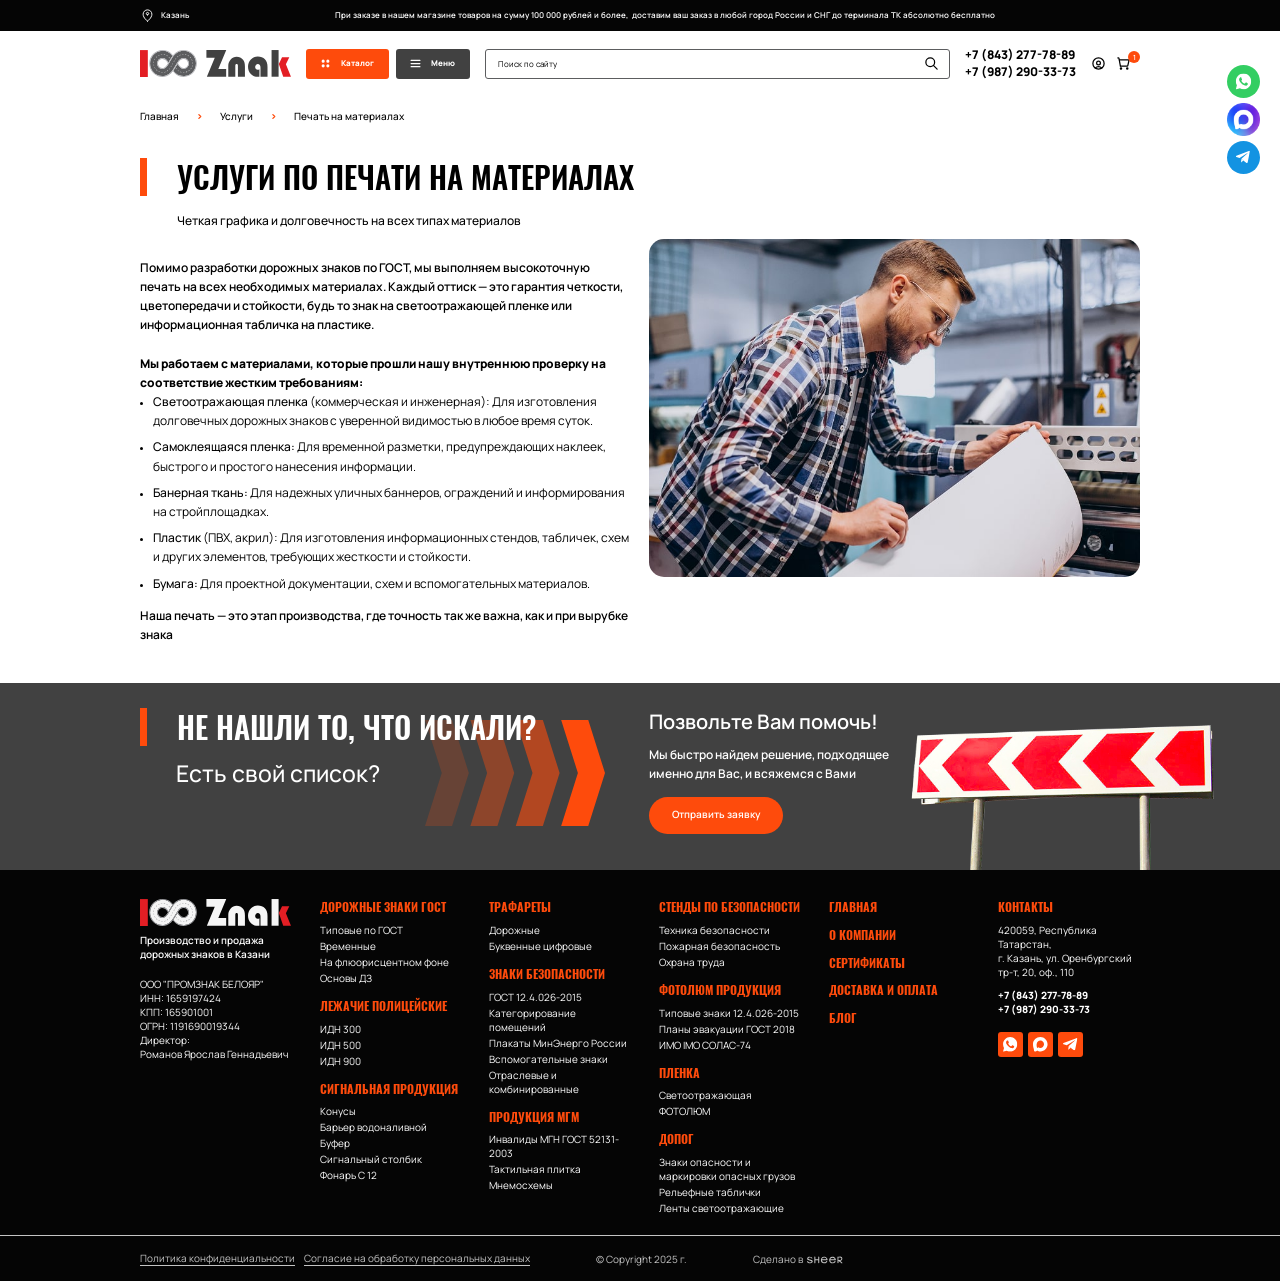
<file: single-service.html>
<!DOCTYPE html>
<!--[if lt IE 7]><html lang="ru" class="lt-ie9 lt-ie8 lt-ie7"><![endif]-->
<!--[if IE 7]><html lang="ru" class="lt-ie9 lt-ie8"><![endif]-->
<!--[if IE 8]><html lang="ru" class="lt-ie9"><![endif]-->
<!--[if gt IE 8]><!-->
<html lang="ru">
<!--<![endif]-->
<head>
	<meta charset="utf-8" />
	<title>Заголовок</title>
	<meta http-equiv="X-UA-Compatible" content="IE=edge" />
	<meta name="viewport" content="width=device-width, initial-scale=1, maximum-scale=1">
	<meta name="format-detection" content="telephone=no" />
	<link rel="shortcut icon" href="favicon.png" />
	<link rel="stylesheet" href="libs/bootstrap/bootstrap-grid.css" />
	<link rel="stylesheet" href="libs/fancybox-master/dist/jquery.fancybox.min.css" />
	<link rel="stylesheet" href="libs/slick-1.5.9/slick/slick.css" />
	<link rel="stylesheet" href="css/fonts.css" />
	<link rel="stylesheet" href="css/main.css?ver=1.6" />
	<link rel="stylesheet" href="css/media.css?ver=1.6" />
</head>
<body> 

	<div class="wrapper"> 

		<ul class="socials-fixed">
			<li><a href="#" target="_blank"><img src="img/wp.svg" alt="alt"></a></li>
			<li><a href="#" target="_blank"><img src="img/max.png" alt="alt"></a></li>
			<li><a href="#" target="_blank"><img src="img/tg.svg" alt="alt"></a></li>
		</ul>

		<header class="header">
			<div class="header__top">
				<div class="container">
					<div class="header__head">
						<div class="header__location"><img src="img/pin.svg" alt="alt">Казань</div>
						<div class="header__info">При заказе в нашем магазине товаров на сумму 100 000 рублей и более,  доставим ваш заказ в любой город России и СНГ до терминала ТК абсолютно бесплатно</div>
					</div>
				</div>
			</div>
			<div class="header__main">
				<div class="container">
					<div class="header__wrapper">
						<a href="#" class="logo">
							<img src="img/logo.svg" alt="alt">
						</a>
						<div class="header__buttons">
							<div class="menu-wrap">
								<a href="#" class="btn-page btn-page_catalog">
									<span class="btn-page__icon"></span>
									<span>Каталог</span>
								</a>
								<div class="menu-dropdown">
									<nav class="menu">
										<ul class="menu__list">
											<li class="menu__haschild">
												<a href="#">Дорожные знаки ГОСТ <div class="menu__arrow"></div></a>
												<ul>
													<li><a href="#">Наименование 1</a></li>
													<li><a href="#">Наименование 1</a></li>
													<li><a href="#">Наименование 1</a></li>
													<li><a href="#">Наименование 1</a></li>
													<li><a href="#">Наименование 1</a></li>
													<li><a href="#">Наименование 1</a></li>
													<li><a href="#">Наименование 1</a></li>
												</ul>
											</li>
											<li class="menu__haschild">
												<a href="#">Лежачие полицейские <div class="menu__arrow"></div></a>
												<ul>
													<li><a href="#">Наименование 1</a></li>
													<li><a href="#">Наименование 1</a></li>
													<li><a href="#">Наименование 1</a></li>
													<li><a href="#">Наименование 1</a></li>
													<li><a href="#">Наименование 1</a></li>
													<li><a href="#">Наименование 1</a></li>
													<li><a href="#">Наименование 1</a></li>
												</ul>
											</li>
											<li class="menu__haschild">
												<a href="#">Сигнальная продукция <div class="menu__arrow"></div></a>
												<ul>
													<li><a href="#">Наименование 1</a></li>
													<li><a href="#">Наименование 1</a></li>
													<li><a href="#">Наименование 1</a></li>
													<li><a href="#">Наименование 1</a></li>
													<li><a href="#">Наименование 1</a></li>
													<li><a href="#">Наименование 1</a></li>
													<li><a href="#">Наименование 1</a></li>
												</ul>
											</li>
											<li class="menu__haschild">
												<a href="#">Трафареты <div class="menu__arrow"></div></a>
												<ul>
													<li><a href="#">Наименование 1</a></li>
													<li><a href="#">Наименование 1</a></li>
													<li><a href="#">Наименование 1</a></li>
													<li><a href="#">Наименование 1</a></li>
													<li><a href="#">Наименование 1</a></li>
													<li><a href="#">Наименование 1</a></li>
													<li><a href="#">Наименование 1</a></li>
												</ul>
											</li>
											<li class="menu__haschild">
												<a href="#">Знаки безопасности <div class="menu__arrow"></div></a>
												<ul>
													<li><a href="#">Наименование 1</a></li>
													<li><a href="#">Наименование 1</a></li>
													<li><a href="#">Наименование 1</a></li>
													<li><a href="#">Наименование 1</a></li>
													<li><a href="#">Наименование 1</a></li>
													<li><a href="#">Наименование 1</a></li>
													<li><a href="#">Наименование 1</a></li>
												</ul>
											</li>
											<li class="menu__haschild">
												<a href="#">Продукция МГМ <div class="menu__arrow"></div></a>
												<ul>
													<li><a href="#">Наименование 1</a></li>
													<li><a href="#">Наименование 1</a></li>
													<li><a href="#">Наименование 1</a></li>
													<li><a href="#">Наименование 1</a></li>
													<li><a href="#">Наименование 1</a></li>
													<li><a href="#">Наименование 1</a></li>
													<li><a href="#">Наименование 1</a></li>
												</ul>
											</li>
											<li class="menu__haschild">
												<a href="#">Стенды по безопасности <div class="menu__arrow"></div></a>
												<ul>
													<li><a href="#">Наименование 1</a></li>
													<li><a href="#">Наименование 1</a></li>
													<li><a href="#">Наименование 1</a></li>
													<li><a href="#">Наименование 1</a></li>
													<li><a href="#">Наименование 1</a></li>
													<li><a href="#">Наименование 1</a></li>
													<li><a href="#">Наименование 1</a></li>
												</ul>
											</li>
											<li class="menu__haschild">
												<a href="#">Фотолюм продукция <div class="menu__arrow"></div></a>
												<ul>
													<li><a href="#">Наименование 1</a></li>
													<li><a href="#">Наименование 1</a></li>
													<li><a href="#">Наименование 1</a></li>
													<li><a href="#">Наименование 1</a></li>
													<li><a href="#">Наименование 1</a></li>
													<li><a href="#">Наименование 1</a></li>
													<li><a href="#">Наименование 1</a></li>
												</ul>
											</li>
											<li class="menu__haschild">
												<a href="#">Пленка <div class="menu__arrow"></div></a>
												<ul>
													<li><a href="#">Наименование 1</a></li>
													<li><a href="#">Наименование 1</a></li>
													<li><a href="#">Наименование 1</a></li>
													<li><a href="#">Наименование 1</a></li>
													<li><a href="#">Наименование 1</a></li>
													<li><a href="#">Наименование 1</a></li>
													<li><a href="#">Наименование 1</a></li>
												</ul>
											</li>
											<li class="menu__haschild">
												<a href="#">ДОПОГ <div class="menu__arrow"></div></a>
												<ul>
													<li><a href="#">Наименование 1</a></li>
													<li><a href="#">Наименование 1</a></li>
													<li><a href="#">Наименование 1</a></li>
													<li><a href="#">Наименование 1</a></li>
													<li><a href="#">Наименование 1</a></li>
													<li><a href="#">Наименование 1</a></li>
													<li><a href="#">Наименование 1</a></li>
												</ul>
											</li>
										</ul>
									</nav>
								</div>
							</div>
							<div class="menu-wrap">
								<a href="#" class="btn-page btn-page_menu">
									<span class="btn-page__icon"></span>
									<span>Меню</span>
								</a>
								<div class="menu-dropdown menu-dropdown--main">
									<nav class="menu">
										<ul class="menu__list">
											<li><a href="#">Главная</a></li>
											<li><a href="#">О компании</a></li>
											<li><a href="#">Сертификаты</a></li>
											<li><a href="#">Доставка и оплата</a></li>
											<li><a href="#">Блог</a></li>
											<li><a href="#">Контакты</a></li>
										</ul>
									</nav>
								</div>
							</div>
						</div>
						<div class="search-main">
							<form>
								<input type="text" placeholder="Поиск по сайту" required>
								<button class="search-main__btn"></button>
							</form>
						</div>
						<ul class="phones-list">
							<li><a href="tel:+78432777889">+7 (843) 277-78-89</a></li>
							<li><a href="tel:+79872903373">+7 (987) 290-33-73</a></li>
						</ul>
						<div class="header__personal">
							<a href="#" class="btn-header">
								<img src="img/user.svg" alt="alt">
							</a>
							<a href="#" class="btn-header">
								<img src="img/cart.svg" alt="alt">
								<span class="btn-header__value">1</span>
							</a>
						</div>
						<div class="sandwich">
							<div class="sw-topper"></div>
							<div class="sw-bottom"></div>
							<div class="sw-footer"></div>
						</div>
					</div>
				</div>
			</div>
			<div class="menu-mobile">
				<div class="search-main">
					<form>
						<input type="text" placeholder="Поиск по сайту" required>
						<button class="search-main__btn"></button>
					</form>
				</div>
				<nav class="menu">
					<ul class="menu__list">
						<li><a href="#">Главная </a></li>
						<li class="menu__haschild">
							<a href="#">Каталог <div class="menu__arrow"></div></a>
							<ul>
							<li class="menu__haschild">
								<a href="#">Дорожные знаки ГОСТ <div class="menu__arrow"></div></a>
								<ul>
									<li><a href="#">Наименование 1</a></li>
									<li><a href="#">Наименование 1</a></li>
									<li><a href="#">Наименование 1</a></li>
									<li><a href="#">Наименование 1</a></li>
									<li><a href="#">Наименование 1</a></li>
									<li><a href="#">Наименование 1</a></li>
									<li><a href="#">Наименование 1</a></li>
								</ul>
							</li>
							<li class="menu__haschild">
								<a href="#">Лежачие полицейские <div class="menu__arrow"></div></a>
								<ul>
									<li><a href="#">Наименование 1</a></li>
									<li><a href="#">Наименование 1</a></li>
									<li><a href="#">Наименование 1</a></li>
									<li><a href="#">Наименование 1</a></li>
									<li><a href="#">Наименование 1</a></li>
									<li><a href="#">Наименование 1</a></li>
									<li><a href="#">Наименование 1</a></li>
								</ul>
							</li>
							<li class="menu__haschild">
								<a href="#">Сигнальная продукция <div class="menu__arrow"></div></a>
								<ul>
									<li><a href="#">Наименование 1</a></li>
									<li><a href="#">Наименование 1</a></li>
									<li><a href="#">Наименование 1</a></li>
									<li><a href="#">Наименование 1</a></li>
									<li><a href="#">Наименование 1</a></li>
									<li><a href="#">Наименование 1</a></li>
									<li><a href="#">Наименование 1</a></li>
								</ul>
							</li>
							<li class="menu__haschild">
								<a href="#">Трафареты <div class="menu__arrow"></div></a>
								<ul>
									<li><a href="#">Наименование 1</a></li>
									<li><a href="#">Наименование 1</a></li>
									<li><a href="#">Наименование 1</a></li>
									<li><a href="#">Наименование 1</a></li>
									<li><a href="#">Наименование 1</a></li>
									<li><a href="#">Наименование 1</a></li>
									<li><a href="#">Наименование 1</a></li>
								</ul>
							</li>
							<li class="menu__haschild">
								<a href="#">Знаки безопасности <div class="menu__arrow"></div></a>
								<ul>
									<li><a href="#">Наименование 1</a></li>
									<li><a href="#">Наименование 1</a></li>
									<li><a href="#">Наименование 1</a></li>
									<li><a href="#">Наименование 1</a></li>
									<li><a href="#">Наименование 1</a></li>
									<li><a href="#">Наименование 1</a></li>
									<li><a href="#">Наименование 1</a></li>
								</ul>
							</li>
							<li class="menu__haschild">
								<a href="#">Продукция МГМ <div class="menu__arrow"></div></a>
								<ul>
									<li><a href="#">Наименование 1</a></li>
									<li><a href="#">Наименование 1</a></li>
									<li><a href="#">Наименование 1</a></li>
									<li><a href="#">Наименование 1</a></li>
									<li><a href="#">Наименование 1</a></li>
									<li><a href="#">Наименование 1</a></li>
									<li><a href="#">Наименование 1</a></li>
								</ul>
							</li>
							<li class="menu__haschild">
								<a href="#">Стенды по безопасности <div class="menu__arrow"></div></a>
								<ul>
									<li><a href="#">Наименование 1</a></li>
									<li><a href="#">Наименование 1</a></li>
									<li><a href="#">Наименование 1</a></li>
									<li><a href="#">Наименование 1</a></li>
									<li><a href="#">Наименование 1</a></li>
									<li><a href="#">Наименование 1</a></li>
									<li><a href="#">Наименование 1</a></li>
								</ul>
							</li>
							<li class="menu__haschild">
								<a href="#">Фотолюм продукция <div class="menu__arrow"></div></a>
								<ul>
									<li><a href="#">Наименование 1</a></li>
									<li><a href="#">Наименование 1</a></li>
									<li><a href="#">Наименование 1</a></li>
									<li><a href="#">Наименование 1</a></li>
									<li><a href="#">Наименование 1</a></li>
									<li><a href="#">Наименование 1</a></li>
									<li><a href="#">Наименование 1</a></li>
								</ul>
							</li>
							<li class="menu__haschild">
								<a href="#">Пленка <div class="menu__arrow"></div></a>
								<ul>
									<li><a href="#">Наименование 1</a></li>
									<li><a href="#">Наименование 1</a></li>
									<li><a href="#">Наименование 1</a></li>
									<li><a href="#">Наименование 1</a></li>
									<li><a href="#">Наименование 1</a></li>
									<li><a href="#">Наименование 1</a></li>
									<li><a href="#">Наименование 1</a></li>
								</ul>
							</li>
							<li class="menu__haschild">
								<a href="#">ДОПОГ <div class="menu__arrow"></div></a>
								<ul>
									<li><a href="#">Наименование 1</a></li>
									<li><a href="#">Наименование 1</a></li>
									<li><a href="#">Наименование 1</a></li>
									<li><a href="#">Наименование 1</a></li>
									<li><a href="#">Наименование 1</a></li>
									<li><a href="#">Наименование 1</a></li>
									<li><a href="#">Наименование 1</a></li>
								</ul>
							</li>
						</ul>
						</li>
						<li><a href="#">О компании</a></li>
						<li><a href="#">Сертификаты</a></li>
						<li><a href="#">Доставка и оплата</a></li>
						<li><a href="#">Блог</a></li>
						<li><a href="#">Контакты</a></li>
					</ul>
				</nav>
				<ul class="phones-list">
					<li><a href="tel:+78432777889">+7 (843) 277-78-89</a></li>
					<li><a href="tel:+79872903373">+7 (987) 290-33-73</a></li>
				</ul>
			</div>
			<div class="menu-overlay"></div>
		</header>

		<section class="single-service">
			<div class="container">
				<ul class="breadcrumbs">
					<li><a href="#">Главная</a></li>
					<li><a href="#">Услуги</a></li>
					<li>Печать на материалах</li>
				</ul>
				<h1 class="title-section">Услуги по печати на материалах</h1>
				<div class="article-content">
					<div class="descr-title">Четкая графика и долговечность на всех типах материалов</div>
					<div class="row">
						<div class="col-lg-6">
							<br>
							<p><strong>Помимо разработки дорожных знаков по ГОСТ, мы выполняем высокоточную печать на всех необходимых материалах. Каждый оттиск — это гарантия четкости, цветопередачи и стойкости, будь то знак на светоотражающей пленке или информационная табличка на пластике.</strong></p>
							<br>
							<strong>Мы работаем с материалами, которые прошли нашу внутреннюю проверку на соответствие жестким требованиям:</strong>
							<ul>
								<li><b>Светоотражающая пленка</b> (коммерческая и инженерная): Для изготовления долговечных дорожных знаков с уверенной видимостью в любое время суток.</li>
								<li><b>Самоклеящаяся пленка:</b> Для временной разметки, предупреждающих наклеек, быстрого и простого нанесения информации.</li>
								<li><b>Банерная ткань:</b> Для надежных уличных баннеров, ограждений и информирования на стройплощадках.</li>
								<li><b>Пластик</b> (ПВХ, акрил): Для изготовления информационных стендов, табличек, схем и других элементов, требующих жесткости и стойкости.</li>
								<li><b>Бумага:</b> Для проектной документации, схем и вспомогательных материалов.</li>
							</ul>
							<p><strong>Наша печать — это этап производства, где точность так же важна, как и при вырубке знака</strong></p>
						</div>
						<div class="col-lg-6">
							<img src="img/single_service1.jpg" alt="alt">
						</div>
					</div>
				</div>
			</div>
		</section>

		<section class="consultation">
			<div class="container">
				<div class="row">
					<div class="col-lg-6">
						<h2 class="title-section">не нашли то, что искали?</h2>
						<div class="consultation__descr">Есть свой список?</div>
						<div class="consultation__bg">
							<img src="img/bg_consultation.svg" alt="alt">
						</div>
					</div>
					<div class="col-lg-6">
						<div class="consultation__wrap">
							<div class="consultation__content">
								<div class="consultation__title">Позвольте Вам помочь!</div>
								<p>Мы быстро найдем решение, подходящее именно для Вас, и всяжемся с Вами</p>
								<a href="#" class="btn-main btn-main_secondary">Отправить заявку</a>
							</div>
							<div class="consultation__image">
								<img src="img/consultation.png" alt="alt">
							</div>
						</div>
					</div>
				</div>
			</div>
		</section>

		<footer class="footer">
			<div class="container">
				<div class="row">
					<div class="col-lg-2">
						<a href="#" class="logo">
							<img src="img/logo2.svg" alt="alt">
						</a>
						<div class="logo-descr">Производство и продажа дорожных знаков в Казани</div>
						<div class="requisites">
							<p>ООО "ПРОМЗНАК БЕЛОЯР"</p>
							<p>ИНН: 1659197424</p>
							<p>КПП: 165901001</p>
							<p>ОГРН: 1191690019344</p>
							<p>Директор: </p>
							<p>Романов Ярослав Геннадьевич</p>
						</div>
					</div>
					<div class="col-lg-6">
						<div class="footer__title footer__title_haschild show-mob">Каталог</div>
						<div class="footer__content">
							<div class="row">
								<div class="col-lg-4">
									<div class="footer__column">
										<div class="footer__title">Дорожные знаки ГОСТ</div>
										<ul class="footer__nav">
											<li><a href="#">Типовые по ГОСТ</a></li>
											<li><a href="#">Временные</a></li>
											<li><a href="#">На флюорисцентном фоне</a></li>
											<li><a href="#">Основы ДЗ</a></li>
										</ul>
										<div class="footer__title">Лежачие полицейские</div>
										<ul class="footer__nav">
											<li><a href="#">ИДН 300</a></li>
											<li><a href="#">ИДН 500</a></li>
											<li><a href="#">ИДН 900</a></li>
										</ul>
										<div class="footer__title">Сигнальная продукция</div>
										<ul class="footer__nav">
											<li><a href="#">Конусы </a></li>
											<li><a href="#">Барьер водоналивной</a></li>
											<li><a href="#">Буфер</a></li>
											<li><a href="#">Сигнальный столбик</a></li>
											<li><a href="#">Фонарь С 12</a></li>
										</ul>
									</div>
								</div>
								<div class="col-lg-4">
									<div class="footer__column">
										<div class="footer__title">Трафареты</div>
										<ul class="footer__nav">
											<li><a href="#">Дорожные</a></li>
											<li><a href="#">Буквенные цифровые</a></li>
										</ul>
										<div class="footer__title">Знаки безопасности</div>
										<ul class="footer__nav">
											<li><a href="#">ГОСТ 12.4.026-2015</a></li>
											<li><a href="#">Категорирование помещений</a></li>
											<li><a href="#">Плакаты МинЭнерго России</a></li>
											<li><a href="#">Вспомогательные знаки</a></li>
											<li><a href="#">Отраслевые и комбинированные</a></li>
										</ul>
										<div class="footer__title">Продукция МГМ</div>
										<ul class="footer__nav">
											<li><a href="#">Инвалиды МГН ГОСТ 52131-2003</a></li>
											<li><a href="#">Тактильная плитка</a></li>
											<li><a href="#">Мнемосхемы</a></li>
										</ul>
									</div>
								</div>
								<div class="col-lg-4">
									<div class="footer__column">
										<div class="footer__title">Стенды по безопасности</div>
										<ul class="footer__nav">
											<li><a href="#">Техника безопасности</a></li>
											<li><a href="#">Пожарная безопасность</a></li>
											<li><a href="#">Охрана труда</a></li>
										</ul>
										<div class="footer__title">ФОТОЛЮМ продукция</div>
										<ul class="footer__nav">
											<li><a href="#">Типовые знаки 12.4.026-2015</a></li>
											<li><a href="#">Планы эвакуации ГОСТ 2018</a></li>
											<li><a href="#">ИМО IMO СОЛАС-74</a></li>
										</ul>
										<div class="footer__title">Пленка</div>
										<ul class="footer__nav">
											<li><a href="#">Светоотражающая</a></li>
											<li><a href="#">ФОТОЛЮМ</a></li>
										</ul>
										<div class="footer__title">Допог</div>
										<ul class="footer__nav">
											<li><a href="#">Знаки опасности и маркировки опасных грузов</a></li>
											<li><a href="#">Рельефные таблички</a></li>
											<li><a href="#">Ленты светоотражающие</a></li>
										</ul>
									</div>
								</div>
							</div>
						</div>
					</div>
					<div class="col-lg-2">
						<div class="footer__column">
							<ul class="footer__nav footer__nav_big">
								<li><a href="#">Главная </a></li>
								<li><a href="#">О компании</a></li>
								<li><a href="#">Сертификаты</a></li>
								<li><a href="#">Доставка и оплата</a></li>
								<li><a href="#">Блог</a></li>
							</ul>
						</div>
					</div>
					<div class="col-lg-2">
						<div class="footer__column">
							<div class="footer__title">Контакты</div>
							<p>420059, Республика Татарстан, <br>г. Казань, ул. Оренбургский тр-т, 20, оф., 110</p>
							<ul class="phones-list">
								<li><a href="tel:+78432777889">+7 (843) 277-78-89</a></li>
								<li><a href="tel:+79872903373">+7 (987) 290-33-73</a></li>
							</ul>
							<ul class="socials-list">
								<li><a href="#" target="_blank"><img src="img/soc_wp.svg" alt="alt"></a></li>
								<li><a href="#" target="_blank"><img src="img/soc_max.svg" alt="alt"></a></li>
								<li><a href="#" target="_blank"><img src="img/soc_tg.svg" alt="alt"></a></li>
							</ul>
						</div>
					</div>
				</div>
			</div>
			<div class="footer__bottom">
				<div class="container">
					<div class="footer__wrapper">
						<div class="footer__links">
							<a href="#">Политика конфиденциальности</a>
							<a href="#">Согласие на обработку персональных данных</a>
						</div>
						<div class="copyright">© Copyright 2025 г.</div>
						<div class="create">Сделано в <a href="#" target="_blank"><img src="img/sheer.svg" alt="alt"></a></div>
					</div>
				</div>
			</div>
		</footer>
		
	</div>


	<script src="libs/jquery/jquery-3.6.0.min.js"></script>
	<script src="libs/fancybox-master/dist/jquery.fancybox.min.js"></script>
	<script src="libs/slick-1.5.9/slick/slick.min.js"></script>
	<script src="libs/mask/jquery.maskedinput.js"></script>
	<script src="js/common.js?ver=1.6"></script>
	<!-- Yandex.Metrika counter --><!-- /Yandex.Metrika counter -->
	<!-- Google Analytics counter --><!-- /Google Analytics counter -->
</body>
</html>
</file>
<file: css/fonts.css>
@font-face {
    font-family: 'Manrope';
    src: local('Manrope  Thin'), local('Manrope--Thin'),
        url('../fonts/Manrope-Thin.woff2') format('woff2'),
        url('../fonts/Manrope-Thin.woff') format('woff'),
        url('../fonts/Manrope-Thin.ttf') format('truetype');
    font-weight: 100;
    font-style: normal;
  }
@font-face {
    font-family: 'Manrope';
    src: local('Manrope  Light'), local('Manrope--Light'),
        url('../fonts/Manrope-Light.woff2') format('woff2'),
        url('../fonts/Manrope-Light.woff') format('woff'),
        url('../fonts/Manrope-Light.ttf') format('truetype');
    font-weight: 300;
    font-style: normal;
  }
@font-face {
    font-family: 'Manrope';
    src: local('Manrope  Regular'), local('Manrope--Regular'),
        url('../fonts/Manrope-Regular.woff2') format('woff2'),
        url('../fonts/Manrope-Regular.woff') format('woff'),
        url('../fonts/Manrope-Regular.ttf') format('truetype');
    font-weight: 400;
    font-style: normal;
  }
  @font-face {
    font-family: 'Manrope';
    src: local('Manrope  Medium'), local('Manrope--Medium'),
        url('../fonts/Manrope-Medium.woff2') format('woff2'),
        url('../fonts/Manrope-Medium.woff') format('woff'),
        url('../fonts/Manrope-Medium.ttf') format('truetype');
    font-weight: 500;
    font-style: normal;
  }
  @font-face {
    font-family: 'Manrope';
    src: local('Manrope-SemiBold'), local('Manrope-SemiBold'),
        url('../fonts/Manrope-SemiBold.woff2') format('woff2'),
        url('../fonts/Manrope-SemiBold.woff') format('woff'),
        url('../fonts/Manrope-SemiBold.ttf') format('truetype');
    font-weight: 600;
    font-style: normal;
  }
  @font-face {
    font-family: 'Manrope';
    src: local('Manrope  Extra Bold'), local('Manrope--Extra-Bold'),
        url('../fonts/Manrope-ExtraBold.woff2') format('woff2'),
        url('../fonts/Manrope-ExtraBold.woff') format('woff'),
        url('../fonts/Manrope-ExtraBold.ttf') format('truetype');
    font-weight: 800;
    font-style: normal;
  }

  @font-face {
    font-family: 'Oswald';
    src: local('Oswald Bold'), local('Oswald-Bold'),
        url('../fonts/Oswald-Bold.woff2') format('woff2'),
        url('../fonts/Oswald-Bold.woff') format('woff'),
        url('../fonts/Oswald-Bold.ttf') format('truetype');
    font-weight: 700;
    font-style: normal;
  }
  @font-face {
    font-family: 'Oswald';
    src: local('Oswald Semi Bold'), local('Oswald-Semi-Bold'),
        url('../fonts/Oswald-SemiBold.woff2') format('woff2'),
        url('../fonts/Oswald-SemiBold.woff') format('woff'),
        url('../fonts/Oswald-SemiBold.ttf') format('truetype');
    font-weight: 600;
    font-style: normal;
  }
</file>
<file: css/main.css>
*::-webkit-input-placeholder {
	color: #5c5d5f;
	opacity: 1;
}
*:-moz-placeholder {
	color: #5c5d5f;
	opacity: 1;
}
*::-moz-placeholder {
	color: #5c5d5f;
	opacity: 1;
}
*:-ms-input-placeholder {
	color: #5c5d5f;
	opacity: 1;
}

body {
	font-family: 'Manrope';
	font-size: 16px;
	line-height: 160%;
	color: #000;
	overflow-x: hidden;
	margin: 0;
	background-color: #fff;
}
button {
	cursor: pointer;
}
button, input, optgroup, select, textarea {
	font-family: inherit;
}
input {
	-webkit-appearance: none;
	-moz-appearance: none;
	appearance: none;
}
button,
textarea,
input.text,
input[type="text"],
input[type="button"],
input[type="submit"] {
	-webkit-appearance: none;
}
*:link,
*:visited,
*:hover,
*:focus,
*:active {
	outline: 0;
	-webkit-tap-highlight-color: transparent;
}
a, button, input, img {
	transition: all 0.3s;
}
h1, h2, h3, h4, h5, h6 {
	padding: 0;
	margin: 0;
	font-weight: normal;
}
a {
	text-decoration: none;
	outline: none;
}
* {
	outline: none !important;
}
ul {
	padding: 0;
	margin: 0;
}
ul li {
	list-style-type: none;
	outline: none;
}
img {
	outline: none;
	display: block;
}
p {
	padding: 0;
	margin: 0;
}
form {
	margin: 0;
}


.header {
	position: sticky;
	top: 0;
	left: 0;
	width: 100%;
	z-index: 500;
	background: #fff;
}
.header__head {
	padding: 12px 0;
	position: relative;
	display: flex;
	align-items: center;
}
.header__info {
	margin: 0 auto;
}
.header__top {
	font-size: 14px;
	line-height: 160%;
	font-weight: 600;
	color: #fff;
	text-align: center;
	background: #050505;
}
.header__location {
	gap: 9px;
	display: flex;
	align-items: center;
}
.header__location img {
	width: 24px;
	height: auto;
}
.logo img {
	width: 238px;
	height: auto;
	display: block;
}
.header__wrapper {
	gap: 24px;
	display: flex;
	align-items: center;
	justify-content: space-between;
}
.header__main {
	padding-top: 25px;
	padding-bottom: 30px;
}
.header__buttons {
	gap: 10px;
	display: flex;
	align-items: center;
}
.btn-page {
	height: 48px;
	font-size: 14px;
	padding-left: 18px;
	padding-right: 24px;
	gap: 14px;
	line-height: 160%;
	font-weight: 700;
	color: #fff;
	display: inline-flex;
	align-items: center;
	justify-content: center;
	text-align: center;
	border-radius: 6px;
	background: #fe4b0c;
	cursor: pointer;
	transition: all 0.3s;
}
.btn-page__icon {
	width: 24px;
	height: 24px;
	flex: none;
	position: relative;
}
.btn-page__icon::before,
.btn-page__icon::after {
	position: absolute;
	display: block;
	content: " ";
	top: 0;
	left: 0;
	width: 100%;
	height: 100%;
	transition: all 0.3s;
	background-repeat: no-repeat;
	background-position: center;
	background-size: contain;
}
.btn-page_catalog .btn-page__icon::before {
	background-image: url(../img/grid.svg);
}
.btn-page_menu .btn-page__icon::before {
	background-image: url(../img/hamburger.svg);
}
.btn-page.btn-page_menu {
	background: #414141;
}
.search-main {
	flex: 1;
	position: relative;
}
.search-main input {
	height: 48px;
	padding: 0 18px;
	padding-right: 60px;
	font-size: 14px;
	line-height: 130%;
	color: #000;
	width: 100%;
	border: 1px solid #5c5d5f;
	border-radius: 6px;
	font-family: 'Manrope';
	background: #fff;
}
.search-main *::-webkit-input-placeholder {
	color: #000;
	opacity: 1;
}
.search-main *:-moz-placeholder {
	color: #000;
	opacity: 1;
}
.search-main *::-moz-placeholder {
	color: #000;
	opacity: 1;
}
.search-main *:-ms-input-placeholder {
	color: #000;
	opacity: 1;
}
.search-main__btn {
	width: 60px;
	height: 100%;
	top: 0;
	right: 0;
	display: flex;
	align-items: center;
	justify-content: center;
	position: absolute;
	cursor: pointer;
	border: none;
	background-color: transparent;
	transition: all 0.3s;
	background-image: url(../img/search.svg);
	background-size: 24px auto;
	background-repeat: no-repeat;
	background-position: center;
}
.phones-list {
	line-height: 140%;
	font-weight: 700;
}
.phones-list a {
	color: #000;
}
.header__personal {
	gap: 16px;
	padding-right: 15px;
	display: flex;
	align-items: center;
}
.btn-header {
	width: 24px;
	height: 24px;
	display: flex;
	align-items: center;
	justify-content: center;
	position: relative;
}
.btn-header img {
	max-width: 100%;
	max-height: 100%;
}
.btn-header__value {
	width: 20px;
	height: 20px;
	top: -8px;
	right: -15px;
	font-size: 13px;
	line-height: 160%;
	color: #fff;
	font-weight: 600;
	display: flex;
	align-items: center;
	justify-content: center;
	border-radius: 50%;
	background: #fe4b0c;
	color: #fff;
	position: absolute;
}

.item-billbord {
	height: 400px;
	padding: 33px 62px;
	padding-bottom: 48px;
	font-size: 18px;
	font-weight: 500;
	line-height: 160%;
	display: flex;
	flex-direction: column;
	align-items: flex-start;
	color: #fff;
	position: relative;
	z-index: 1;
}
.item-billbord__image {
	position: absolute;
	top: 0;
	left: 0;
	width: 100%;
	height: 100%;
	z-index: -1;
}
.item-billbord__image img {
	width: 100%;
	height: 100%;
	object-fit: cover;
	font-family: 'object-fit: cover;';
	transition: all 2s;
	border-radius: 20px;
}
.item-billbord__title {
	font-size: 64px;
	margin-bottom: 16px;
	line-height: 160%;
	text-transform: uppercase;
	font-weight: 700;
	font-family: 'Oswald';
}
.item-billbord__title span {
	font-size: 32px;
	display: block;
	line-height: 120%;
}
.item-billbord ul {
	padding-left: 20px;
}
.item-billbord ul li {
	list-style-type: disc;
}
.btn-main {
	height: 58px;
	padding: 0 48px;
	font-size: 16px;
	border-radius: 40px;
	font-weight: 600;
	color: #fff;
	display: inline-flex;
	align-items: center;
	justify-content: center;
	text-align: center;
	background: #050505;
	font-family: 'Manrope';
	cursor: pointer;
	border: none;
	transition: all 0.3s;
}
.item-billbord .btn-main {
	margin-top: auto;
}
.slider-documents:not(.slick-initialized)>*:not(:first-child),
.slider-nav:not(.slick-initialized)>*:not(:first-child),
.slider-for:not(.slick-initialized)>*:not(:first-child),
.slider-catalog:not(.slick-initialized)>*:not(:first-child),
.slider-billbord:not(.slick-initialized)>*:not(:first-child) {
	display: none;
}
.slider-documents .slick-track,
.slider-for .slick-track,
.slider-catalog .slick-track,
.slider-billbord .slick-track {
	display: flex !important;
}
.slider-documents .slick-slide,
.slider-for .slick-slide,
.slider-catalog .slick-slide,
.slider-billbord .slick-slide {
	height: inherit !important;
}
.slick-arrow {
	width: 54px;
	height: 54px;
	border-radius: 50%;
	border: 2px solid #414141;
	top: 50%;
	position: absolute;
	transition: all 0.3s;
	cursor: pointer;
	-webkit-transform: translate(0, -50%);
	-ms-transform: translate(0, -50%);
	transform: translate(0, -50%);
	z-index: 2;
	background: #fff;
	display: flex;
	align-items: center;
	justify-content: center;
}
.slick-prev {
	left: -27px;
}
.slick-next {
	right: -27px;
}
.slick-arrow::before {
	display: none;
}
.slick-dots {
	gap: 12px;
	bottom: 0;
	left: 0;
	width: 100%;
	display: flex;
	align-items: center;
	justify-content: center;
	position: absolute;
}
.slick-dots li {
	width: 10px;
	height: 10px;
	margin: 0;
	transition: all 0.3s;
}
.slick-dots li button {
	width: 10px;
	height: 10px;
	background: #5c5d5f;
	border-radius: 50%;
	padding: 0;
	border: none;
	transition: all 0.3s;
	opacity: 1;
	display: block;
	font-size: 0;
	color: transparent;
}
.slick-dots li.slick-active button {
	background: #fe4b0c;
}
.slick-dots li button::before {
	display: none;
}
.slider-billbord .slick-dots {
	bottom: -20px;
}
.item-banner {
	height: 188px;
	padding: 0 47px;
	margin-bottom: 24px;
	padding-right: 170px;
	border-radius: 24px;
	position: relative;
	display: flex;
	flex-direction: column;
	align-items: flex-start;
	justify-content: center;
	color: #fff;
	background: #5c5d5f;
	position: relative;
	z-index: 1;
}
.item-banner__title {
	font-size: 32px;
	line-height: 140%;
	font-weight: 600;
	text-transform: uppercase;
	display: block;
	font-family: 'Oswald';
}
.item-banner:last-child {
	margin-bottom: 0;
}
.item-banner_secondary {
	background: #fe4b0c;
}
.item-banner__icon {
	width: 172px;
	right: 55px;
	top: 8px;
	bottom: 8px;
	display: flex;
	align-items: center;
	justify-content: center;
	z-index: -1;
	position: absolute;
}
.item-banner__icon img {
	max-width: 100%;
	max-height: 100%;
}
.item-banner__arrow {
	width: 48px;
	height: 48px;
	bottom: 14px;
	right: 14px;
	border-radius: 50%;
	background-color: #fff;
	background-image: url(../img/arrow_up.svg);
	background-repeat: no-repeat;
	background-position: center;
	background-size: 24px;
	position: absolute;
	transition: all 0.3s;
}

.categories {
	padding-top: 65px;
	padding-bottom: 95px;
}
.title-section {
	font-size: 48px;
	padding-left: 58px;
	line-height: 140%;
	font-weight: 600;
	text-transform: uppercase;
	font-family: 'Oswald';
	position: relative;
}
.title-section::before {
	position: absolute;
	display: block;
	content: " ";
	top: 5px;
	bottom: 5px;
	left: 0;
	width: 10px;
	background: #fe4b0c;
}
.head-section {
	gap: 62px;
	margin-bottom: 49px;
	display: flex;
	align-items: center;
}
.descr-section {
	font-size: 18px;
	line-height: 160%;
	font-weight: 500;
}
.categories .descr-section {
	max-width: 760px;
}
.row>div {
	padding: 0 15px;
}
.row {
	margin: 0 -15px;
}
.row.row_main>div {
	margin-bottom: 30px;
}
.row.row_main {
	margin-bottom: -30px;
}
.item-category {
	padding: 24px;
	border-radius: 16px;
	box-shadow: 0 4px 6px 0 rgba(0, 0, 0, 0.2);
	background: #ededed;
	min-height: 100%;
	position: relative;
	z-index: 1;
	transition: all 0.5s;
}
.item-category__bg {
	bottom: 10px;
	right: 10px;
	z-index: -1;
	position: absolute;
}
.item-category__bg img {
	width: 160px;
	height: auto;
}
.item-category__head {
	gap: 24px;
	padding-right: 80px;
	margin-bottom: 24px;
	display: flex;
	align-items: center;
	width: 100%;
}
.item-category__title {
	font-size: 32px;
	line-height: 140%;
	font-weight: 600;
	text-transform: uppercase;
	color: #000;
	display: block;
	transition: all 0.3s;
	font-family: 'Oswald';
}
.item-category__icon {
	width: 94px;
	height: 94px;
	border-radius: 50%;
	flex: none;
	display: flex;
	align-items: center;
	justify-content: center;
	background: #fff;
}
.item-category__icon img {
	max-width: 100%;
	max-height: 100%;
}
.item-category__icon img {
	width: 42px;
	height: auto;
}
.item-category ul {
	padding-left: 20px;
}
.item-category ul li {
	font-size: 18px;
	margin-bottom: 6px;
	font-weight: 500;
	line-height: 160%;
	list-style-type: disc;
}
.item-category ul li a {
	color: #000;
	border-bottom: 1px transparent solid;
}
.item-category ul li:last-child {
	margin-bottom: 0;
}
.btn-simple {
	font-size: 14px;
	padding: 12px 18px;
	border-radius: 6px;
	line-height: 130%;
	color: #000;
	background: #fff;
	display: inline-flex;
	align-items: center;
	justify-content: center;
	cursor: pointer;
	text-align: center;
}
.item-category .btn-simple {
	margin-top: 32px;
}

.catalog {
	padding-top: 51px;
	padding-bottom: 85px;
	background: #414141;
	color: #fff;
	overflow: hidden;
}
.btn-main.btn-main_page {
	background: #fff;
	color: #fe4b0c;
}
.head-section .btn-main {
	height: 54px;
	font-size: 14px;
	margin-left: auto;
}
.slider-catalog .item-catalog {
	width: 270px;
	margin-right: 2px;
}
.item-catalog {
	padding: 20px;
	border-radius: 12px;
	color: #000;
	border: 1px solid #d9d9d9;
	background: #fff;
	display: flex;
	flex-direction: column;
	align-items: flex-start;
}
.item-catalog__image {
	height: 230px;
	margin-bottom: 10px;
	width: 100%;
	display: flex;
	align-items: center;
	justify-content: center;
}
.item-catalog__image img {
	max-width: 100%;
	max-height: 100%;
}
.item-catalog__articul {
	font-size: 14px;
	margin-bottom: 12px;
	line-height: 160%;
	color: #5c5d5f;
	font-weight: 500;
}
.item-catalog__title {
	font-size: 20px;
	margin-bottom: 20px;
	line-height: 140%;
	color: #050505;
	font-weight: 600;
	width: 100%;
	display: block;
}
.item-catalog__prices {
	gap: 15px;
	margin-bottom: 20px;
	display: grid;
	grid-template-columns: 1fr 1.7fr;
	align-items: center;
	width: 100%;
}
.price-main {
	font-size: 24px;
	line-height: 140%;
	color: #050505;
	font-weight: 600;
}
.price-old {
	font-size: 18px;
	line-height: 140%;
	text-decoration: line-through;
	color: #5c5d5f;
	font-weight: 600;
}
.item-catalog__buttons {
	gap: 5px;
	width: 100%;
	display: flex;
	align-items: center;
	justify-content: space-between;
}
.item-catalog__buttons .btn-main {
	font-size: 14px;
	height: 46px;
	gap: 12px;
	flex-grow: 1;
	padding: 0 2px;
	display: flex;
}
.btn-main.btn-main_secondary {
	background: #fe4b0c;
}
.item-catalog__buttons .btn-main img {
	width: 20px;
}
.slider-catalog .slick-prev {
	left: -75px;
}
.slider-catalog .slick-next {
	right: -75px;
}
.slider-catalog .slick-list {
	overflow: visible;
}

.about {
	padding-top: 88px;
	padding-bottom: 157px;
	font-size: 18px;
	line-height: 160%;
}
.title-small {
	font-size: 24px;
	line-height: 140%;
	font-weight: 600;
}
.about .title-small {
	margin-bottom: 24px;
}
.btn-main.btn-main_border {
	border: 1px solid #fe4b0c;
	color: #fe4b0c;
	background: transparent;
	font-weight: 400;
}
.about .btn-main {
	height: 54px;
	margin-top: 50px;
	padding: 0 24px;
	font-size: 14px;
}
.about .title-section {
	flex: none;
}
.about__image {
	margin-top: 15px;
}
.about__image img {
	border-radius: 24px;
	max-width: 100%;
	height: auto;
}

.consultation {
	padding-top: 37px;
	font-size: 18px;
	line-height: 160%;
	font-weight: 600;
	background: #414141;
	color: #fff;
	z-index: 1;
	overflow: hidden;
}
.consultation__descr {
	font-size: 36px;
	padding-left: 57px;
	margin-top: 15px;
	line-height: 140%;
	font-weight: 500;
}
.consultation__title {
	font-size: 32px;
	margin-bottom: 10px;
	line-height: 160%;
}
.consultation .btn-main {
	margin-top: 20px;
	padding: 0 36px;
}
.consultation__content {
	max-width: 381px;
	flex: none;
}
.consultation__wrap {
	display: flex;
	align-items: flex-start;
}
.consultation__image {
	margin-top: 8px;
}
.consultation__bg {
	top: 23px;
	right: 61px;
	z-index: -1;
	position: absolute;
}
.consultation .row>div {
	position: relative;
	z-index: 2;
}

.footer {
	padding-top: 47px;
	font-size: 14px;
	line-height: 140%;
	color: #fff;
	background: #050505;
}
.footer__nav_big,
.footer__title {
	font-size: 16px;
	margin-bottom: 11px;
	line-height: 140%;
	text-transform: uppercase;
	color: #fe4b0c;
	font-weight: 700;
	font-family: 'Oswald';
}
.footer__nav a {
	color: #fff;
	border-bottom: 1px transparent solid;
}
.footer__nav {
	margin-bottom: 20px;
}
.footer__nav:last-child {
	margin-bottom: 0;
}
.footer__nav li {
	margin-bottom: 2px;
}
.footer__nav li:last-child {
	margin-bottom: 0;
}
.footer__nav_big a {
	color: #fe4b0c;
}
.footer__nav_big li {
	margin-bottom: 17px;
}
.footer .phones-list a {
	color: #fff;
}
.footer .phones-list {
	margin-top: 15px;
}
.socials-list {
	gap: 8px;
	display: flex;
	align-items: center;
}
.socials-list a {
	width: 40px;
	height: 40px;
	padding: 5px;
	border-radius: 6px;
	background: #fe4b0c;
	display: flex;
	align-items: center;
	justify-content: center;
}
.socials-list a img {
	max-width: 100%;
	height: auto;
}
.footer .socials-list {
	margin-top: 25px;
}
.logo-descr {
	margin-top: 13px;
	max-width: 240px;
	font-weight: 600;
}
.requisites {
	margin-top: 25px;
}
.footer__bottom {
	padding: 24px 0;
	margin-top: 32px;
	color: #c4c4c4;
	border-top: 1px solid #c4c4c4;
}
.footer__wrapper {
	gap: 105px;
	display: flex;
	align-items: center;
}
.footer__links a {
	color: #c4c4c4;
	border-bottom: 1px #c4c4c4 solid;
}
.footer__links {
	gap: 15px;
	display: flex;
	align-items: center;
}
.create img {
	width: 57px;
	margin-left: 4px;
	display: inline-block;
	vertical-align: middle;
}
.footer__column {
	margin-left: 40px;
}
.socials-fixed {
	top: 104px;
	right: 53px;
	z-index: 600;
	position: fixed;
}
.socials-fixed li {
	margin-bottom: 8px;
}
.socials-fixed img {
	width: 54px;
	height: auto;
}


.page-contacts {
	padding-top: 30px;
	padding-bottom: 87px;
}
.page-contacts .title-section {
	margin-bottom: 60px;
}
#map {
	height: 484px;
	background: #ddd;
}
.item-contact {
	font-size: 18px;
	line-height: 160%;
}
.item-contact .title-small {
	margin-bottom: 12px;
}
.item-contact a {
	color: #000;
}
.center-contact {
	display: flex;
	justify-content: center;
}
.socials-main {
	gap: 8px;
	display: flex;
	align-items: center;
}
.socials-main img {
	width: 54px;
}
.item-contact .socials-main {
	padding-top: 8px;
}
.item-form {
	margin-bottom: 12px;
}
.item-form select,
.item-form input,
.item-form textarea {
	height: 60px;
	padding: 0 20px;
	font-size: 14px;
	line-height: 140%;
	background: #fff;
	width: 100%;
	border: 1px solid #e7e7ea;
	border-radius: 6px;
	font-weight: 400;
	font-family: 'Manrope';
}
.item-form textarea {
	height: 132px;
	padding-top: 20px;
	resize: none;
}
.consultation_page .btn-main {
	width: 100%;
}
.consultation.consultation_page {
	padding-bottom: 46px;
}
.row.row_form>div {
	padding: 0 6px;
}
.row.row_form {
	margin: 0 -6px;
}
.consultation_page .consultation__descr {
	font-size: 18px;
	margin-bottom: 68px;
	max-width: 371px;
	line-height: 160%;
}
.checkbox {
	font-size: 12px;
	margin-top: 12px;
	color: rgba(255, 255, 255, 0.6);
	line-height: normal;
}
.checkbox a {
	color: rgba(255, 255, 255, 0.6);
	border-bottom: 1px rgba(255, 255, 255, 0.6) solid;
}
.checkbox label {
	gap: 10px;
	position: relative;
	display: flex;
	align-items: flex-start;
	cursor: pointer;
}
.checkbox label input {
	width: 19px;
	height: 19px;
	border: none;
	margin: 0;
	-webkit-appearance: none;
	-moz-appearance: none;
	appearance: none;
	border: 1px solid rgba(255, 255, 255, 0.6);
	position: relative;
	flex: none;
	cursor: pointer;
}
.checkbox label input::before {
	position: absolute;
	display: block;
	content: " ";
	top: 0px;
	left: 0px;
	width: 100%;
	height: 100%;
	background-image: url(../img/check.svg);
	background-repeat: no-repeat;
	background-position: center;
	background-size: 9px auto;
	opacity: 0;
	transition: .2s;
}
.checkbox input:checked:before {
	opacity: 1;
}
.consultation_page .checkbox {
	margin-left: 57px;
	max-width: 600px;
}
.consultation__bg {
	right: 65px;
}

.page-news {
	padding-top: 20px;
	padding-bottom: 100px;
}
.page-news .title-section {
	margin-bottom: 50px;
}
.row.row_news>div {
	margin-bottom: 59px;
}
.row.row_news {
	margin-bottom: -59px;
}
.item-news {
	display: block;
	color: #000;
}
.item-news__image {
	margin-bottom: 20px;
	padding-top: 63%;
	display: block;
	width: 100%;
	position: relative;
	overflow: hidden;
	border-radius: 20px;
}
.item-news__image img {
	width: 100%;
	height: 100%;
	object-fit: cover;
	font-family: 'object-fit: cover;';
	transition: all 2s;
	border-radius: 20px;
	position: absolute;
	top: 0;
	left: 0;
}
.item-news__date {
	font-size: 18px;
	margin-bottom: 12px;
	line-height: 160%;
	display: block;
}
.item-news__title {
	font-size: 24px;
	line-height: 140%;
	font-weight: 600;
	transition: all 0.3s;
	display: block;
}
.pager {
	height: 54px;
	margin-top: 80px;
	gap: 30px;
	position: relative;
	display: flex;
	align-items: center;
	justify-content: center;
	position: relative;
}
.slider-documents .slick-dots li button,
.page-numbers {
	width: 52px;
	height: 52px;
	font-size: 18px;
	line-height: 160%;
	border: 2px solid transparent;
	font-weight: 500;
	border-radius: 50%;
	color: #000;
	display: flex;
	align-items: center;
	justify-content: center;
}
.page-numbers.current {
	border-color: #fe4b0c;
}
.slider-documents .slick-dots li button,
.prev.page-numbers,
.next.page-numbers {
	width: 54px;
	height: 54px;
	font-size: 22px;
	border-color: #414141;
	position: absolute;
	top: 0;
	bottom: 0;
	margin: auto;
	display: flex;
	align-items: center;
	justify-content: center;
}
.prev.page-numbers {
	left: 0px;
}
.next.page-numbers {
	right: 0px;
}

.page-article {
	padding-bottom: 90px;
}
.breadcrumbs {
	padding-top: 15px;
	padding-bottom: 50px;
	font-size: 14px;
	line-height: 160%;
	font-weight: 500;
	display: flex;
	align-items: center;
	flex-wrap: wrap;
}
.breadcrumbs a {
	color: #000;
	border-bottom: 1px solid transparent;
}
.breadcrumbs a:hover {
	border-color: #000;
}
.breadcrumbs li::after {
	position: relative;
	display: inline-block;
	vertical-align: middle;
	content: " ";
	margin: 0 20px;
	width: 24px;
	height: 24px;
	background-image: url(../img/arrow_main.svg);
	background-repeat: no-repeat;
	background-position: center;
	background-size: contain;
}
.breadcrumbs li:last-child::after {
	display: none;
}
.article-content {
	font-size: 18px;
	line-height: 160%;
}
.article-content strong {
	font-weight: 600;
}
.article-content b {
	font-weight: 500;
}
.article-content h2 {
	font-size: 24px;
	margin-top: 37px;
	margin-bottom: 24px;
	line-height: 140%;
	font-weight: 600;
}
.article-content h1 {
	font-size: 48px;
	padding-left: 58px;
	margin-bottom: 50px;
	line-height: 140%;
	font-weight: 600;
	text-transform: uppercase;
	font-family: 'Oswald';
	position: relative;
}
.article-content h1::before {
	position: absolute;
	display: block;
	content: " ";
	top: 5px;
	bottom: 5px;
	left: 0;
	width: 10px;
	background: #fe4b0c;
}
.article-content a {
	color: #fe4b0c;
	border-bottom: 1px #fe4b0c solid;
}
.article-content ul {
	padding-left: 20px;
}
.article-content ul li {
	list-style-type: disc;
}
.article-content ul li::marker {
	font-size: 80%;
}
.article-content img {
	margin: 50px 0;
	border-radius: 24px;
	max-width: 100%;
	height: auto;
}

.page-categories {
	padding-top: 20px;
	padding-bottom: 90px;
}
.page-categories .title-section {
	margin-bottom: 40px;
}
.item-category.item-category_page .item-category__head {
	gap: 12px;
	padding-right: 0;
	margin-bottom: 0;
}
.page-categories .row>div:nth-child(4) .item-category__title {
	font-size: 28px;
}
.item-category .btn-simple {
	color: #000;
	background: transparent !important;
	padding: 0;
	padding-bottom: 8px;
	border-radius: 0;
	border-bottom: 1px dashed #000;
	margin-left: auto;
}
.item-category.item-category_page {
	display: flex;
	flex-direction: column;
	align-items: flex-start;
}
.item-category.item-category_page .item-category__bg img {
	width: 135px;
}

.page-card {
	padding-bottom: 100px;
}
.title-card {
	font-size: 32px;
	margin-bottom: 28px;
	line-height: 140%;
	text-transform: uppercase;
	font-weight: 600;
}
.slider-for__item {
	height: 400px;
	padding: 10px;
	display: flex;
	align-items: center;
	justify-content: center;
}
.slider-for__item img {
	max-width: 100%;
	max-height: 100%;
}
.slider-for {
	margin-left: -20px;
	border: 1px solid #c4c4c4;
	border-radius: 12px;
}
.fancybox-infobar {
	display: none;
}
.slider-nav__item {
	height: 91px;
	padding: 10px;
	margin-bottom: 10px;
	border: 1px solid #c4c4c4;
	border-radius: 12px;
	display: flex;
	align-items: center;
	justify-content: center;
	cursor: pointer;
	transition: all 0.3s;
}
.slider-nav__item img {
	max-width: 100%;
	max-height: 100%;
}
.slick-current .slider-nav__item {
	border-color: #FE4B0C;
}
.articul {
	font-size: 14px;
	margin-bottom: 22px;
	line-height: 140%;
	color: #414141;
}
.articul strong {
	font-weight: 600;
	color: #000;
}
.page-card strong {
	font-weight: 600;
}
.page-card .title-small {
	margin-top: 32px;
	margin-bottom: 12px;
}
.feature {
	margin-bottom: 16px;
	font-size: 14px;
	line-height: 160%;
	color: #414141;
	display: flex;
	align-items: center;
}
.feature__value {
	width: 45%;
	flex: none;
	order: 2;
	font-weight: 600;
	color: #050505;
}
.feature::after {
	position: relative;
	display: block;
	content: " ";
	height: 1px;
	top: -4px;
	align-self: flex-end;
	background: #050505;
	flex: 1;
}
.more-features {
	font-size: 14px;
	padding-bottom: 5px;
	line-height: 130%;
	color: #fe4b0c;
	border-bottom: 1px #fe4b0c dashed;
	display: inline-block;
	vertical-align: middle;
	cursor: pointer;
	transition: all 0.3s;
}
.card-info {
	padding: 24px;
	border-radius: 24px;
	background: #ededed;
}
.card-info .btn-main {
	width: 100%;
	display: flex;
	padding: 0 10px;
}
.card-info__head {
	margin-bottom: 57px;
	display: flex;
	align-items: center;
	justify-content: space-between;
}
.card-info .price-main {
	font-size: 32px;
	font-weight: 700;
}
.quantity {
	width: 113px;
	height: 58px;
	border: 1px solid #c4c4c4;
	border-radius: 12px;
	background: #fff;
	display: flex;
}
.quantity-button {
	flex: 1;
	border: none;
	background-color: transparent;
	font-size: 18px;
	color: #001e42;
	font-family: 'Manrope';
	display: flex;
	align-items: center;
	justify-content: center;
	cursor: pointer;
	font-weight: 500;
}
.quantity input {
	flex: 1;
	width: 100%;
	font-size: 16px;
	color: #001e42;
	border: none;
	font-family: 'Manrope';
	text-align: center;
	background-color: transparent;
}
input[type=number]::-webkit-inner-spin-button,
input[type=number]::-webkit-outer-spin-button {
	-webkit-appearance: none;
	margin: 0;
}
input[type=number] {
	-moz-appearance: textfield;
}
.page-card .tabs {
	margin-top: 30px;
}
.tabs {
	gap: 10px;
	display: flex;
	align-items: center;
}
.tabs a {
	padding: 12px 36px;
	font-size: 18px;
	line-height: 140%;
	color: #000;
	font-weight: 600;
	border: 1px solid #ededed;
	border-radius: 48px;
	display: block;
}
.tabs .active a {
	background: #ededed;
}
.tab-container {
	padding-top: 28px;
}
.tab-container p {
	margin-bottom: 15px;
}
.tab-container p:last-child {
	margin-bottom: 0;
}
.tab-pane {
	display: none;
}
.tab-pane:first-child {
	display: block;
}
.recomendations {
	padding-bottom: 78px;
	overflow: hidden;
}
.recomendations .title-section {
	margin-bottom: 70px;
}

.page-catalog {
	padding-bottom: 110px;
}
.sidebar-catalog {
	margin-right: 53px;
	padding: 24px;
	border-radius: 24px;
	background: #ededed;
}
.item-sidebar {
	margin-bottom: 2px;
}
.item-sidebar__head {
	gap: 24px;
	padding: 6px;
	font-size: 20px;
	line-height: 140%;
	font-weight: 600;
	text-transform: uppercase;
	background: #fff;
	display: flex;
	align-items: center;
	cursor: pointer;
	transition: all 0.3s;
}
.item-sidebar__icon {
	width: 48px;
	height: 48px;
	border-radius: 50%;
	background: #fff;
	display: flex;
	align-items: center;
	justify-content: center;
	flex: none;
}
.item-sidebar__icon img {
	width: 22px;
	height: auto;
}
.item-sidebar__content {
	padding-top: 19px;
	padding-bottom: 23px;
	padding-left: 48px;
	display: none;
}
.item-sidebar__content ul {
	padding-left: 20px;
	display: flex;
	flex-direction: column;
	align-items: flex-start;
}
.item-sidebar__content ul li {
	margin-bottom: 12px;
	font-weight: 500;
	transition: all 0.3s;
	list-style-type: disc;
}
.item-sidebar__content ul li:last-child {
	margin-bottom: 0;
}
.item-sidebar__content ul li a {
	color: #000;
}
.item-sidebar__content ul li.active,
.item-sidebar__content ul li.active a {
	color: #fe4b0c;
}
.item-sidebar.active .item-sidebar__head {
	background: #fe4b0c;
	color: #fff;
}
.grid-catalog {
	gap: 2px;
	grid-template-columns: 1fr 1fr 1fr 1fr;
	display: grid;
}
.catalog-content {
	margin-left: -35px;
}
.page-catalog .title-section {
	margin-bottom: 40px;
}
.page-catalog .pager {
	margin-top: 62px;
}

.about-main {
	padding: 47px 67px;
	border-radius: 24px;
	margin-bottom: 30px;
	background-image: url(../img/bg_about.jpg);
	background-repeat: no-repeat;
	background-position: center;
	background-size: cover;
	color: #fff;
}
.about-main .title-section {
	margin-bottom: 44px;
}
.about-main__grid {
	gap: 91px;
	font-weight: 500;
	display: grid;
	grid-template-columns: 1fr 1fr 1fr 1fr 1fr;
}
.about-main__value {
	font-size: 48px;
	margin-bottom: 12px;
	line-height: 140%;
	text-transform: uppercase;
	font-weight: 600;
	font-family: 'Oswald';
}
.about-main .title-section::before {
	background: #fff;
}
.tabs-about {
	margin-bottom: 59px;
	gap: 16px;
	display: flex;
	align-items: center;
	justify-content: center;
}
.tabs-about a {
	padding: 12px 36px;
	border-radius: 48px;
	line-height: 140%;
	font-weight: 600;
	color: #fff;
	background: #fe4b0c;
	border: 1px solid #fe4b0c;
	display: block;
}
.tabs-about .active a {
	background: transparent;
	color: #fe4b0c;
}
.about-main__grid,
.tabs-about a,
.item-category__text,
.page-about__content {
	font-size: 18px;
	line-height: 160%;
}
.tabs-about a {
	line-height: 140%;
}
.page-about__content img {
	border-radius: 24px;
	max-width: 100%;
	height: auto;
	display: block;
}
.page-about__content p {
	margin-bottom: 15px;
}
.page-about__content .title-section {
	margin-bottom: 30px;
}
.page-about__content .title-small {
	margin-bottom: 50px;
	max-width: 715px;
}
.item-category__text {
	font-weight: 500;
}
.item-category__text {
	margin-top: 24px;
}
.page-about .item-category__head {
	gap: 24px;
}
.page-about__content {
	margin-bottom: 72px;
}
.page-about {
	padding-bottom: 117px;
}
.tab-pane-about {
	display: none;
}
.tab-pane-about:nth-child(1) {
	display: block;
}
.slider-documents .slick-slide {
	padding: 15px;
}
.slider-documents .slick-list {
	margin: -15px;
}
.item-document {
	border-radius: 12px;
	padding-top: 135%;
	position: relative;
	display: block;
	background: #ededed;
}
.item-document img {
	width: 100%;
	height: 100%;
	object-fit: cover;
	font-family: 'object-fit: cover;';
	transition: all 2s;
}
.item-document__image {
	top: 23px;
	bottom: 23px;
	left: 23px;
	right: 23px;
	display: block;
	position: absolute;
}
.slider-documents {
	margin-top: 28px;
	margin-bottom: 70px;
	padding-bottom: 90px;
}
.slider-documents .slick-dots li button {
	font-size: 18px;
	font-weight: 500;
	border-color: transparent;
	background: transparent;
	position: relative;
}
.slider-documents .slick-dots li {
	width: auto;
	height: auto;
}
.slider-documents .slick-dots li.slick-active button {
	border-color: #fe4b0c;
}
.slider-documents .slick-dots {
	bottom: 0px;
}
.slider-documents .slick-arrow {
	bottom: 0;
	top: auto;
	transform: none;
}
.slider-documents:last-child {
	margin-bottom: 0;
}
.slider-documents .slick-prev {
	left: 0;
}
.slider-documents .slick-next {
	right: 0;
}

.page-services {
	padding-top: 20px;
	padding-bottom: 90px;
}
.page-services .title-section {
	margin-bottom: 45px;
}
.process {
	padding-bottom: 110px;
	font-size: 18px;
	line-height: 160%;
}
.process .title-section {
	margin-bottom: 85px;
}
.item-etap__value {
	font-size: 48px;
	margin-bottom: 12px;
	line-height: 140%;
	text-transform: uppercase;
	font-family: 'Oswald';
	color: #000;
	font-weight: 600;
}
.item-etap {
	gap: 27px;
	color: #414141;
	font-weight: 500;
	display: flex;
	align-items: flex-start;
}
.row.row_etaps>div {
	margin-bottom: 108px;
}
.row.row_etaps {
	margin-bottom: -108px;
}
.item-etap__arrows {
	flex: none;
}
.item-etap__arrows img {
	width: 104px;
}
.row_etaps>div:nth-child(3n) .item-etap__arrows {
	display: none;
}
.row_etaps>div:nth-child(3n+2) .item-etap {
	margin-left: 60px;
	margin-right: -40px;
}
.row_etaps>div:nth-child(3n) .item-etap {
	margin-left: 70px;
}
.process__text {
	padding: 90px 0;
	font-weight: 600;
}
.process .title-small {
	margin-bottom: 24px;
}
.process__about p {
	margin-bottom: 20px;
}
.process__about p:last-child {
	margin-bottom: 0;
}
.single-service {
	padding-bottom: 60px;
}
.single-service .title-section {
	margin-bottom: 20px;
}
.single-service .article-content ul li {
	margin-bottom: 10px;
}
.single-service .article-content ul {
	margin-bottom: 20px;
}
.single-service .article-content .row>div>strong {
	font-weight: 700;
}
.single-service .article-content .col-lg-6 img {
	margin: 0;
}
.descr-title {
	margin-left: 58px;
	margin-bottom: 14px;
	font-weight: 500;
}
.page-delivery {
	padding-bottom: 90px;
}
.page-delivery .title-section {
	margin-bottom: 45px;
}
.about-payment,
.delivery-info {
	font-size: 18px;
	line-height: 160%;
}
.delivery-info {
	margin-bottom: 59px;
}
.delivery-info strong {
	font-weight: 600;
}
.delivery-info p {
	margin-bottom: 10px;
}
.delivery-info p:last-child {
	margin-bottom: 0;
}
.item-delivery {
	padding: 24px;
	gap: 12px;
	border-radius: 24px;
	background: #ededed;
	display: flex;
	align-items: center;
	font-weight: 600;
	color: #414141;
}
.item-delivery__icon {
	width: 94px;
	height: 94px;
	border-radius: 50%;
	display: flex;
	align-items: center;
	justify-content: center;
	flex: none;
	background: #fff;
}
.about-payment {
	padding-top: 50px;
}
.item-form select {
	height: 48px;
	cursor: pointer;
	appearance: none;
	-webkit-appearance: none;
	-moz-appearance: none;
	background-image: url(../img/arrow.svg);
	background-repeat: no-repeat;
	background-position: right 12px center;
	background-size: 24px;
}
.item-form+.card-info__head {
	padding-top: 30px;
	margin-bottom: 42px;
}
.about-payment img {
	border-radius: 12px;
	max-width: 100%;
	height: auto;
}

.menu-wrap {
	position: relative;
}
.menu {
	max-width: 386px;
	position: relative;
}
.menu-dropdown {
	width: 831px;
	margin-top: 16px;
	padding: 28px;
	background: #ededed;
	position: absolute;
	z-index: 10;
	display: none;
}
.menu-dropdown::before {
	position: absolute;
	display: block;
	content: " ";
	bottom: 100%;
	left: 0;
	height: 16px;
}
.menu__list>li>a {
	padding: 14px 20px;
	font-size: 20px;
	line-height: 140%;
	color: #414141;
	font-weight: 600;
	border-bottom: 1px solid #5c5d5f;
	display: flex;
	align-items: center;
	justify-content: space-between;
	position: relative;
}
.menu__arrow {
	height: 100%;
	width: 57px;
	display: flex;
	align-items: center;
	position: absolute;
	top: 0;
	right: 0;
	background-image: url(../img/arrow_menu.svg);
	background-repeat: no-repeat;
	background-position: center;
	transition: all 0.3s;
}
.menu__list ul {
	width: 342px;
	padding-left: 48px;
	top: 0;
	left: 100%;
	height: 100%;
	position: absolute;
	opacity: 0;
	visibility: hidden;
	transition: all 0.3s;
}
.menu__list>li:hover ul {
	visibility: visible;
	opacity: 1;
}
.menu__list ul li a {
	padding: 12px 16px;
	display: flex;
	align-items: center;
	justify-content: space-between;
	line-height: 140%;
	color: #414141;
	font-weight: 600;
	position: relative;
}
.menu__list ul li {
	margin-bottom: 8px;
}
.menu-dropdown.menu-dropdown--main {
	width: 400px;
}

.page-basket {
	padding-bottom: 250px;
}
.item-basket {
	padding-right: 35px;
	margin-bottom: 12px;
	border-radius: 12px;
	border: 1px solid #c4c4c4;
	display: flex;
	align-items: center;
}
.item-basket__image {
	width: 166px;
	height: 140px;
	padding: 10px;
	border: 1px solid #c4c4c4;
	border-radius: 12px;
	display: flex;
	align-items: center;
	justify-content: center;
}
.item-basket__image img {
	max-width: 100%;
	max-height: 100%;
}
.item-basket__title {
	font-size: 20px;
	line-height: 140%;
	color: #000;
	font-weight: 600;
	display: block;
}
.item-basket__content {
	max-width: 503px;
	margin-left: 52px;
	padding-right: 15px;
}
.item-basket__remove {
	width: 30px;
	height: 30px;
	background-image: url(../img/trash.svg);
	background-repeat: no-repeat;
	background-position: center;
	background-size: 24px auto;
	margin-left: auto;
}
.item-basket__center {
	gap: 35px;
	margin: 0 auto;
	display: flex;
	align-items: center;
}
.page-basket .title-section {
	margin-bottom: 40px;
}
.sidebar-basket {
	padding: 24px;
	border-radius: 24px;
	font-weight: 600;
	background: #ededed;
}
.sidebar-basket__head {
	margin-bottom: 25px;
}
.sidebar-basket__title {
	margin-bottom: 8px;
}
.sidebar-basket__price {
	font-size: 32px;
	line-height: 140%;
	font-weight: 700;
}
.sidebar-basket .btn-main {
	margin-top: 80px;
	width: 100%;
}

.page-authorization {
	padding-top: 140px;
	padding-bottom: 210px;
}
.form-personal {
	width: 576px;
	padding: 37px 96px;
	max-width: 100%;
	margin: 0 auto;
	background: #ededed;
}
.form-personal__title {
	font-size: 32px;
	margin-bottom: 10px;
	line-height: 140%;
	color: #050505;
	font-weight: 600;
	text-align: center;
}
.form-personal__descr {
	font-size: 20px;
	margin-bottom: 43px;
	line-height: 140%;
	text-align: center;
	color: #414141;
	font-weight: 600;
}
.form-personal__buttons {
	padding-top: 10px;
	display: flex;
	align-items: center;
	justify-content: space-between;
	flex-wrap: wrap;
}
.form-personal__bottom a,
.link-page {
	color: #fe4b0c;
	border-bottom: 1px #fe4b0c solid;
	line-height: 140%;
	font-weight: 600;
	display: inline-block;
}
.form-personal__bottom {
	padding-top: 43px;
	font-size: 20px;
	line-height: 140%;
	color: #414141;
	font-weight: 600;
	text-align: center;
}
.form-personal__buttons .btn-main {
	min-width: 212px;
}
</file>
<file: css/media.css>
/*==========  Desktop First Method  ==========*/
@media only screen and (max-width : 1850px) {
    .socials-fixed {
        right: 20px;
    }
}
@media only screen and (max-width : 1770px) {
    body {
        font-size: 14px;
    }

    .header__head {
        padding: 11px 0;
    }
    .header__top {
        font-size: 12px;
    }
    .header__location {
        gap: 8px;
    }
    .header__location img {
        width: 21px;
    }
    .logo img {
        width: 209px;
    }
    .header__wrapper {
        gap: 21px;
    }
    .header__main {
        padding-top: 22px;
        padding-bottom: 26px;
    }
    .header__buttons {
        gap: 9px;
    }
    .btn-page {
        height: 42px;
        font-size: 12px;
        padding-left: 16px;
        padding-right: 21px;
        gap: 12px;
        border-radius: 5px;
    }
    .btn-page__icon {
        width: 21px;
        height: 21px;
    }
    .search-main input {
        height: 42px;
        padding: 0 16px;
        padding-right: 53px;
        font-size: 12px;
        border-radius: 5px;
    }
    .search-main__btn {
        width: 53px;
        background-size: 21px auto;
    }
    .header__personal {
        gap: 14px;
        padding-right: 13px;
    }
    .btn-header {
        width: 21px;
        height: 21px;
    }
    .btn-header__value {
        width: 18px;
        height: 18px;
        top: -7px;
        right: -13px;
        font-size: 11px;
    }

    .item-billbord {
        height: 351px;
        padding: 29px 54px;
        padding-bottom: 42px;
        font-size: 16px;
    }
    .item-billbord__title {
        font-size: 56px;
        margin-bottom: 14px;
    }
    .item-billbord__title span {
        font-size: 28px;
    }
    .item-billbord ul {
        padding-left: 18px;
    }
    .btn-main {
        height: 51px;
        padding: 0 42px;
        font-size: 14px;
        border-radius: 35px;
    }
    .slick-arrow {
        width: 47px;
        height: 47px;
        border-radius: 50%;
    }
    .slick-prev {
        left: -24px;
    }
    .slick-next {
        right: -24px;
    }
    .slick-dots {
        gap: 10px;
    }
    .slick-dots li {
        width: 9px;
        height: 9px;
    }
    .slick-dots li button {
        width: 9px;
        height: 9px;
    }
    .slider-billbord .slick-dots {
        bottom: -18px;
    }
    .item-banner {
        height: 165px;
        padding: 0 41px;
        margin-bottom: 21px;
        padding-right: 149px;
        border-radius: 21px;
    }
    .item-banner__title {
        font-size: 28px;
    }
    .item-banner__icon {
        width: 151px;
        right: 48px;
        top: 7px;
        bottom: 7px;
    }

    .categories {
        padding-top: 57px;
        padding-bottom: 83px;
    }
    .title-section {
        font-size: 42px;
        padding-left: 51px;
    }
    .title-section::before {
        top: 4px;
        bottom: 4px;
        width: 9px;
    }
    .head-section {
        gap: 54px;
        margin-bottom: 43px;
    }
    .descr-section {
        font-size: 16px;
    }
    .categories .descr-section {
        max-width: 667px;
    }
    .row>div {
        padding: 0 13px;
    }
    .row {
        margin: 0 -13px;
    }
    .row.row_main>div {
        margin-bottom: 26px;
    }
    .row.row_main {
        margin-bottom: -26px;
    }
    .item-category {
        padding: 21px;
        border-radius: 14px;
    }
    .item-category__bg {
        bottom: 9px;
        right: 9px;
    }
    .item-category__bg img {
        width: 140px;
    }
    .item-category__head {
        gap: 21px;
        padding-right: 70px;
        margin-bottom: 21px;
    }
    .item-category__title {
        font-size: 28px
    }
    .item-category__icon {
        width: 82px;
        height: 82px;
    }
    .item-category__icon img {
        width: 37px;
    }
    .item-category ul {
        padding-left: 18px;
    }
    .item-category ul li {
        font-size: 16px;
        margin-bottom: 5px;
    }
    .btn-simple {
        font-size: 12px;
        padding: 10px 16px;
        border-radius: 5px;
    }
    .item-category .btn-simple {
        margin-top: 28px;
    }

    .catalog {
        padding-top: 45px;
        padding-bottom: 75px;
        background: #414141;
        color: #fff;
    }
    .head-section .btn-main {
        height: 47px;
        font-size: 12px;
    }
    .item-catalog {
        padding: 18px;
        border-radius: 10px;
    }
    .item-catalog__image {
        height: 218px;
        margin-bottom: 9px;
    }
    .item-catalog__articul {
        font-size: 12px;
        margin-bottom: 10px;
    }
    .item-catalog__title {
        font-size: 18px;
        margin-bottom: 18px;
    }
    .item-catalog__prices {
        gap: 13px;
        margin-bottom: 18px;
    }
    .price-main {
        font-size: 21px;
    }
    .price-old {
        font-size: 16px;
    }
    .item-catalog__buttons .btn-main {
        font-size: 12px;
        height: 40px;
        gap: 10px;
        padding: 0 9px;
    }
    .item-catalog__buttons .btn-main img {
        width: 18px;
    }
    .slider-catalog .slick-prev {
        left: -66px;
    }
    .slider-catalog .slick-next {
        right: -66px;
    }

    .about {
        padding-top: 77px;
        padding-bottom: 138px;
        font-size: 16px;
    }
    .title-small {
        font-size: 21px;
    }
    .about .title-small {
        margin-bottom: 21px;
    }
    .about .btn-main {
        height: 47px;
        margin-top: 44px;
        padding: 0 21px;
        font-size: 12px;
    }
    .about__image {
        margin-top: 13px;
    }
    .about__image img {
        border-radius: 21px;
    }

    .consultation {
        padding-top: 32px;
        font-size: 16px;
    }
    .consultation__descr {
        font-size: 31px;
        padding-left: 50px;
        margin-top: 13px;
    }
    .consultation__title {
        font-size: 28px;
        margin-bottom: 9px;
    }
    .consultation .btn-main {
        margin-top: 18px;
        padding: 0 32px;
    }
    .consultation__content {
        max-width: 334px;
    }
    .consultation__image {
        margin-top: 7px;
    }
    .consultation__image img {
        max-width: 420px;
    }
    .consultation__bg img {
        max-width: 240px;
    }
    .consultation__bg {
        top: 20px;
        right: 46px;
    }

    .footer {
        padding-top: 41px;
        font-size: 13px;
    }
    .footer__nav_big,
    .footer__title {
        font-size: 15px;
        margin-bottom: 10px;
    }
    .footer__nav {
        margin-bottom: 18px;
    }
    .footer__nav li {
        margin-bottom: 2px;
    }
    .footer__nav_big li {
        margin-bottom: 15px;
    }
    .footer .phones-list {
        margin-top: 13px;
    }
    .socials-list {
        gap: 7px;
    }
    .socials-list a {
        width: 35px;
        height: 35px;
        padding: 4px;
        border-radius: 5px;
    }
    .footer .socials-list {
        margin-top: 22px;
    }
    .logo-descr {
        margin-top: 11px;
        max-width: 211px;
    }
    .requisites {
        margin-top: 22px;
    }
    .footer__bottom {
        padding: 21px 0;
        margin-top: 28px;
    }
    .footer__wrapper {
        gap: 92px;
    }
    .footer__links {
        gap: 13px;
    }
    .create img {
        width: 50px;
        margin-left: 4px;
    }
    .footer__column {
        margin-left: 25px;
    }
    .socials-fixed {
        top: 91px;
    }
    .socials-fixed li {
        margin-bottom: 7px;
    }
    .socials-fixed img {
        width: 47px;
    }
    .item-banner__arrow {
        width: 45px;
        height: 45px;
        bottom: 11px;
        right: 11px;
        background-size: 21px;
    }


    .page-contacts {
        padding-top: 26px;
        padding-bottom: 76px;
    }
    .page-contacts .title-section {
        margin-bottom: 53px;
    }
    #map {
        height: 425px;
    }
    .item-contact {
        font-size: 16px;
    }
    .item-contact .title-small {
        margin-bottom: 11px;
    }
    .socials-main {
        gap: 7px;
    }
    .socials-main img {
        width: 47px;
    }
    .item-contact .socials-main {
        padding-top: 7px;
    }
    .item-form {
        margin-bottom: 11px;
    }
    .item-form input,
    .item-form textarea {
        height: 53px;
        padding: 0 18px;
        font-size: 13px;
        border-radius: 5px;
    }
    .item-form textarea {
        height: 117px;
        padding-top: 18px;
    }
    .consultation.consultation_page {
        padding-bottom: 40px;
    }
    .row.row_form>div {
        padding: 0 5px;
    }
    .row.row_form {
        margin: 0 -5px;
    }
    .consultation_page .consultation__descr {
        font-size: 16px;
        margin-bottom: 60px;
        max-width: 325px;
    }
    .checkbox {
        font-size: 10px;
        margin-top: 11px;
    }
    .checkbox label {
        gap: 9px;
    }
    .checkbox label input {
        width: 17px;
        height: 17px;
    }
    .checkbox label input::before {
        background-size: 8px auto;
    }
    .consultation_page .checkbox {
        margin-left: 50px;
        max-width: 526px;
    }


    .page-news {
        padding-top: 18px;
        padding-bottom: 88px;
    }
    .page-news .title-section {
        margin-bottom: 44px;
    }
    .row.row_news>div {
        margin-bottom: 52px;
    }
    .row.row_news {
        margin-bottom: -52px;
    }
    .item-news__image {
        margin-bottom: 18px;
        border-radius: 18px;
    }
    .item-news__image img {
        border-radius: 18px;
    }
    .item-news__date {
        font-size: 16px;
        margin-bottom: 10px;
    }
    .item-news__title {
        font-size: 21px;
    }
    .pager {
        height: 47px;
        margin-top: 70px;
        gap: 26px;
    }
    .page-numbers {
        width: 46px;
        height: 46px;
        font-size: 16px;
    }
    .slider-documents .slick-dots li button,
    .prev.page-numbers,
    .next.page-numbers {
        width: 47px;
        height: 47px;
        font-size: 19px;
    }


    .page-article {
        padding-bottom: 79px;
    }
    .breadcrumbs {
        padding-top: 13px;
        padding-bottom: 44px;
        font-size: 12px;
    }
    .breadcrumbs li::after {
        margin: 0 18px;
        width: 21px;
        height: 21px;
    }
    .article-content {
        font-size: 16px;
    }
    .article-content h2 {
        font-size: 21px;
        margin-top: 32px;
        margin-bottom: 21px;
    }
    .article-content h1 {
        font-size: 42px;
        padding-left: 51px;
        margin-bottom: 44px;
    }
    .article-content h1::before {
        top: 4px;
        bottom: 4px;
        width: 9px;
    }
    .article-content ul {
        padding-left: 18px;
    }
    .article-content img {
        margin: 44px 0;
        border-radius: 21px;
    }
    .slider-catalog .item-catalog {
        width: 235px;
    }
    .page-categories .row>div:nth-child(4) .item-category__title {
        font-size: 24px;
    }
    .item-category.item-category_page .item-category__bg img {
        width: 110px;
    }


    .page-card {
        padding-bottom: 88px;
    }
    .title-card {
        font-size: 28px;
        margin-bottom: 25px;
    }
    .slider-for__item {
        height: 351px;
        padding: 9px;
    }
    .slider-for {
        margin-left: -18px;
        border-radius: 10px;
    }
    .slider-nav__item {
        height: 80px;
        padding: 9px;
        margin-bottom: 9px;
        border-radius: 10px;
    }
    .articul {
        font-size: 12px;
        margin-bottom: 19px;
    }
    .page-card .title-small {
        margin-top: 28px;
        margin-bottom: 10px;
    }
    .feature {
        margin-bottom: 14px;
        font-size: 12px;
    }
    .feature::after {
        top: -4px;
    }
    .more-features {
        font-size: 12px;
        padding-bottom: 4px;
    }
    .card-info {
        padding: 21px;
        border-radius: 21px;
    }
    .card-info .btn-main {
        padding: 0 9px;
    }
    .card-info__head {
        margin-bottom: 50px;
    }
    .card-info .price-main {
        font-size: 28px;
    }
    .quantity {
        width: 115px;
        height: 51px;
        border-radius: 10px;
    }
    .quantity-button {
        font-size: 16px;
    }
    .quantity input {
        font-size: 14px;
    }
    .page-card .tabs {
        margin-top: 26px;
    }
    .tabs {
        gap: 9px;
    }
    .tabs a {
        padding: 10px 32px;
        font-size: 16px;
        border-radius: 42px;
    }
    .tab-container {
        padding-top: 25px;
    }
    .tab-container p {
        margin-bottom: 13px;
    }
    .recomendations {
        padding-bottom: 68px;
    }
    .recomendations .title-section {
        margin-bottom: 61px;
    }


    .page-catalog {
        padding-bottom: 97px;
    }
    .sidebar-catalog {
        margin-right: 47px;
        padding: 21px;
        border-radius: 21px;
    }
    .item-sidebar {
        margin-bottom: 2px;
    }
    .item-sidebar__head {
        gap: 21px;
        padding: 5px;
        font-size: 18px;
    }
    .item-sidebar__icon {
        width: 42px;
        height: 42px;
    }
    .item-sidebar__icon img {
        width: 19px;
        height: auto;
    }
    .item-sidebar__content {
        padding-top: 17px;
        padding-bottom: 20px;
        padding-left: 42px;
    }
    .item-sidebar__content ul {
        padding-left: 18px;
    }
    .item-sidebar__content ul li {
        margin-bottom: 11px;
    }
    .grid-catalog {
        gap: 2px;
    }
    .catalog-content {
        margin-left: -31px;
    }
    .page-catalog .title-section {
        margin-bottom: 35px;
    }
    .page-catalog .pager {
        margin-top: 54px;
    }

    .about-main {
        padding: 41px 59px;
        border-radius: 21px;
        margin-bottom: 26px;
    }
    .about-main .title-section {
        margin-bottom: 39px;
    }
    .about-main__grid {
        gap: 80px;
    }
    .about-main__value {
        font-size: 42px;
        margin-bottom: 11px;
    }
    .tabs-about {
        margin-bottom: 52px;
        gap: 14px;
    }
    .tabs-about a {
        padding: 10px 32px;
        border-radius: 42px;
    }
    .about-main__grid,
    .tabs-about a,
    .item-category__text,
    .page-about__content {
        font-size: 16px;
    }
    .page-about__content img {
        border-radius: 21px;
    }
    .page-about__content p {
        margin-bottom: 13px;
    }
    .page-about__content .title-section {
        margin-bottom: 26px;
    }
    .page-about__content .title-small {
        margin-bottom: 44px;
        max-width: 627px;
    }
    .item-category__text {
        margin-top: 21px;
    }
    .page-about .item-category__head {
        gap: 21px;
    }
    .page-about__content {
        margin-bottom: 63px;
    }
    .page-about {
        padding-bottom: 103px;
    }
    .slider-documents .slick-slide {
        padding: 13px;
    }
    .slider-documents .slick-list {
        margin: -13px;
    }
    .item-document {
        border-radius: 10px;
    }
    .item-document__image {
        top: 20px;
        bottom: 20px;
        left: 20px;
        right: 20px;
    }
    .slider-documents {
        margin-top: 25px;
        margin-bottom: 61px;
        padding-bottom: 79px;
    }
    .slider-documents .slick-dots li button {
        font-size: 16px;
    }


    .page-services {
        padding-top: 18px;
        padding-bottom: 79px;
    }
    .page-services .title-section {
        margin-bottom: 39px;
    }
    .process {
        padding-bottom: 97px;
        font-size: 16px;
    }
    .process .title-section {
        margin-bottom: 74px;
    }
    .item-etap__value {
        font-size: 42px;
        margin-bottom: 10px;
    }
    .item-etap {
        gap: 24px;
    }
    .row.row_etaps>div {
        margin-bottom: 95px;
    }
    .row.row_etaps {
        margin-bottom: -95px;
    }
    .item-etap__arrows img {
        width: 91px;
    }
    .row_etaps>div:nth-child(3n+2) .item-etap {
        margin-left: 53px;
        margin-right: -35px;
    }
    .row_etaps>div:nth-child(3n) .item-etap {
        margin-left: 61px;
    }
    .process__text {
        padding: 79px 0;
    }
    .process .title-small {
        margin-bottom: 21px;
    }
    .process__about p {
        margin-bottom: 18px;
    }
    .process__about p:last-child {
        margin-bottom: 0;
    }
    .single-service {
        padding-bottom: 53px;
    }
    .single-service .title-section {
        margin-bottom: 18px;
    }
    .single-service .article-content ul li {
        margin-bottom: 9px;
    }
    .single-service .article-content ul {
        margin-bottom: 18px;
    }
    .single-service .article-content .row>div>strong {
        font-weight: 700;
    }
    .descr-title {
        margin-left: 51px;
        margin-bottom: 12px;
    }
    .page-delivery {
        padding-bottom: 79px;
    }
    .page-delivery .title-section {
        margin-bottom: 39px;
    }
    .about-payment,
    .delivery-info {
        font-size: 16px;
    }
    .delivery-info {
        margin-bottom: 52px;
    }
    .delivery-info p {
        margin-bottom: 9px;
    }
    .item-delivery {
        padding: 21px;
        gap: 10px;
        border-radius: 21px;
    }
    .item-delivery__icon {
        width: 82px;
        height: 82px;
    }
    .about-payment {
        padding-top: 44px;
    }
    .item-form select {
        height: 42px;
        background-position: right 11px center;
        background-size: 21px;
    }
    .item-form+.card-info__head {
        padding-top: 26px;
        margin-bottom: 37px;
    }

    .menu__list>li>a {
        padding: 12px 17px;
        font-size: 18px;
    }
    .menu-dropdown.menu-dropdown--main {
        width: 370px;
    }
    .menu-dropdown {
        width: 770px;
    }
    .menu {
        max-width: 360px;
    }
    .menu__list ul {
        padding-left: 35px;
    }
    .item-basket__title {
        font-size: 18px;
    }
    .item-basket__content {
        max-width: 435px;
        margin-left: 33px;
    }
    .sidebar-basket .btn-main {
        margin-top: 50px;
    }
    .sidebar-basket__price {
        font-size: 28px;
    }
    .sidebar-basket {
        padding: 20px;
    }
    .item-basket {
        padding-right: 25px;
    }
    .page-basket {
        padding-bottom: 200px;
    }
    .page-authorization {
        padding-top: 100px;
        padding-bottom: 150px;
    }
    .form-personal {
        width: 490px;
        padding: 30px 60px;
        padding-bottom: 40px;
    }
    .form-personal__title {
        font-size: 28px;
        margin-bottom: 8px;
    }
    .form-personal__descr {
        font-size: 17px;
        margin-bottom: 29px;
    }
    .form-personal__buttons .btn-main {
        min-width: 185px;
    }
    .form-personal__bottom {
        padding-top: 33px;
        font-size: 18px;
    }
}


@media only screen and (max-width : 1570px) {
    body {
        font-size: 12px;
    }
    .header__head {
        padding: 9px 0;
    }
    .header__top {
        font-size: 12px;
    }
    .header__location {
        gap: 7px;
    }
    .header__location img {
        width: 18px;
    }
    .logo img {
        width: 180px;
    }
    .header__wrapper {
        gap: 18px;
    }
    .header__main {
        padding-top: 19px;
        padding-bottom: 22px;
    }
    .header__buttons {
        gap: 8px;
    }
    .btn-page {
        height: 36px;
        font-size: 12px;
        padding-left: 14px;
        padding-right: 18px;
        gap: 10px;
        border-radius: 4px;
    }
    .btn-page__icon {
        width: 18px;
        height: 18px;
    }
    .search-main input {
        height: 36px;
        padding: 0 14px;
        padding-right: 46px;
        font-size: 10px;
        border-radius: 4px;
    }
    .search-main__btn {
        width: 46px;
        background-size: 18px auto;
    }
    .header__personal {
        gap: 12px;
        padding-right: 11px;
    }
    .btn-header {
        width: 21px;
        height: 21px;
    }
    .btn-header__value {
        width: 15px;
        height: 15px;
        top: -6px;
        right: -11px;
        font-size: 9px;
    }

    .item-billbord {
        height: 302px;
        padding: 25px 46px;
        padding-bottom: 36px;
        font-size: 14px;
    }
    .item-billbord__title {
        font-size: 48px;
        margin-bottom: 12px;
    }
    .item-billbord__title span {
        font-size: 24px;
    }
    .item-billbord ul {
        padding-left: 16px;
    }
    .btn-main {
        height: 44px;
        padding: 0 36px;
        font-size: 12px;
        border-radius: 30px;
    }
    .slick-arrow {
        width: 40px;
        height: 40px;
        border-radius: 50%;
    }
    .slick-prev {
        left: -21px;
    }
    .slick-next {
        right: -21px;
    }
    .slick-dots {
        gap: 9px;
    }
    .slick-dots li {
        width: 8px;
        height: 8px;
    }
    .slick-dots li button {
        width: 8px;
        height: 8px;
    }
    .slider-billbord .slick-dots {
        bottom: -16px;
    }
    .item-banner {
        height: 142px;
        padding: 0 35px;
        margin-bottom: 18px;
        padding-right: 128px;
        border-radius: 18px;
    }
    .item-banner__title {
        font-size: 24px;
    }
    .item-banner__icon {
        width: 130px;
        right: 41px;
        top: 6px;
        bottom: 6px;
    }

    .categories {
        padding-top: 49px;
        padding-bottom: 71px;
    }
    .title-section {
        font-size: 36px;
        padding-left: 44px;
    }
    .title-section::before {
        top: 3px;
        bottom: 3px;
        width: 8px;
    }
    .head-section {
        gap: 46px;
        margin-bottom: 37px;
    }
    .descr-section {
        font-size: 14px;
    }
    .categories .descr-section {
        max-width: 574px;
    }
    .row>div {
        padding: 0 11px;
    }
    .row {
        margin: 0 -11px;
    }
    .row.row_main>div {
        margin-bottom: 22px;
    }
    .row.row_main {
        margin-bottom: -22px;
    }
    .item-category {
        padding: 18px;
        border-radius: 12px;
    }
    .item-category__bg {
        bottom: 8px;
        right: 8px;
    }
    .item-category__bg img {
        width: 121px;
    }
    .item-category__head {
        gap: 18px;
        padding-right: 60px;
        margin-bottom: 18px;
    }
    .item-category__title {
        font-size: 24px;
    }
    .item-category__icon {
        width: 71px;
        height: 71px;
    }
    .item-category__icon img {
        width: 32px;
    }
    .item-category ul {
        padding-left: 16px;
    }
    .item-category ul li {
        font-size: 14px;
        margin-bottom: 4px;
    }
    .btn-simple {
        font-size: 12px;
        padding: 9px 14px;
        border-radius: 6px;
    }
    .item-category .btn-simple {
        margin-top: 24px;
    }

    .catalog {
        padding-top: 39px;
        padding-bottom: 64px;
        background: #414141;
        color: #fff;
    }
    .head-section .btn-main {
        height: 40px;
        font-size: 12px;
    }
    .item-catalog {
        padding: 16px;
        border-radius: 9px;
    }
    .item-catalog__image {
        height: 188px;
        margin-bottom: 8px;
    }
    .item-catalog__articul {
        font-size: 10px;
        margin-bottom: 9px;
    }
    .item-catalog__title {
        font-size: 16px;
        margin-bottom: 16px;
    }
    .item-catalog__prices {
        gap: 11px;
        margin-bottom: 16px;
    }
    .price-main {
        font-size: 18px;
    }
    .price-old {
        font-size: 14px;
    }
    .item-catalog__buttons .btn-main {
        font-size: 10px;
        height: 35px;
        gap: 9px;
        padding: 0 8px;
    }
    .item-catalog__buttons .btn-main img {
        width: 16px;
    }
    .slider-catalog .slick-prev {
        left: -57px;
    }
    .slider-catalog .slick-next {
        right: -57px;
    }

    .about {
        padding-top: 66px;
        padding-bottom: 119px;
        font-size: 14px;
    }
    .title-small {
        font-size: 18px;
    }
    .about .title-small {
        margin-bottom: 18px;
    }
    .about .btn-main {
        height: 42px;
        margin-top: 38px;
        padding: 0 22px;
        font-size: 12px;
    }
    .about__image {
        margin-top: 11px;
    }
    .about__image img {
        border-radius: 18px;
    }

    .consultation {
        padding-top: 28px;
        font-size: 14px;
    }
    .consultation__descr {
        font-size: 27px;
        padding-left: 43px;
        margin-top: 11px;
    }
    .consultation__title {
        font-size: 24px;
        margin-bottom: 8px;
    }
    .consultation .btn-main {
        margin-top: 16px;
        padding: 0 28px;
    }
    .consultation__content {
        max-width: 290px;
    }
    .consultation__image {
        margin-top: 6px;
    }
    .consultation__image img {
        max-width: 350px;
    }
    .consultation__bg img {
        max-width: 200px;
    }
    .consultation__bg {
        top: 17px;
        right: 46px;
    }

    .footer {
        padding-top: 35px;
        font-size: 12px;
    }
    .footer__nav_big,
    .footer__title {
        font-size: 14px;
        margin-bottom: 9px;
    }
    .footer__nav {
        margin-bottom: 16px;
    }
    .footer__nav li {
        margin-bottom: 2px;
    }
    .footer__nav_big li {
        margin-bottom: 13px;
    }
    .footer .phones-list {
        margin-top: 11px;
    }
    .socials-list {
        gap: 6px;
    }
    .socials-list a {
        width: 30px;
        height: 30px;
        padding: 5px;
        border-radius: 4px;
    }
    .footer .socials-list {
        margin-top: 19px;
    }
    .logo-descr {
        margin-top: 9px;
        max-width: 182px;
    }
    .requisites {
        margin-top: 19px;
    }
    .footer__bottom {
        padding: 18px 0;
        margin-top: 24px;
    }
    .footer__wrapper {
        gap: 79px;
    }
    .footer__links {
        gap: 11px;
    }
    .create img {
        width: 43px;
        margin-left: 3px;
    }
    .footer__column {
        margin-left: 15px;
    }
    .socials-fixed {
        top: 78px;
    }
    .socials-fixed li {
        margin-bottom: 6px;
    }
    .socials-fixed img {
        width: 40px;
    }

    .page-contacts {
        padding-top: 22px;
        padding-bottom: 65px;
    }
    .page-contacts .title-section {
        margin-bottom: 46px;
    }
    #map {
        height: 366px;
    }
    .item-contact {
        font-size: 14px;
    }
    .item-contact .title-small {
        margin-bottom: 9px;
    }
    .socials-main {
        gap: 6px;
    }
    .socials-main img {
        width: 40px;
    }
    .item-contact .socials-main {
        padding-top: 6px;
    }
    .item-form {
        margin-bottom: 9px;
    }
    .item-form input,
    .item-form textarea {
        height: 48px;
        padding: 0 15px;
        font-size: 13px;
        border-radius: 4px;
    }
    .item-form textarea {
        height: 105px;
        padding-top: 15px;
    }
    .consultation.consultation_page {
        padding-bottom: 34px;
    }
    .row.row_form>div {
        padding: 0 4px;
    }
    .row.row_form {
        margin: 0 -4px;
    }
    .consultation_page .consultation__descr {
        font-size: 14px;
        margin-bottom: 52px;
        max-width: 280px;
    }
    .checkbox {
        font-size: 9px;
        margin-top: 9px;
    }
    .checkbox label {
        gap: 8px;
    }
    .checkbox label input {
        width: 15px;
        height: 15px;
    }
    .checkbox label input::before {
        background-size: 7px auto;
    }
    .consultation_page .checkbox {
        margin-left: 43px;
        max-width: 452px;
    }
    .consultation__bg {
        right: 50px;
    }

    .page-news {
        padding-top: 15px;
        padding-bottom: 76px;
    }
    .page-news .title-section {
        margin-bottom: 38px;
    }
    .row.row_news>div {
        margin-bottom: 45px;
    }
    .row.row_news {
        margin-bottom: -45px;
    }
    .item-news__image {
        margin-bottom: 15px;
        border-radius: 15px;
    }
    .item-news__image img {
        border-radius: 15px;
    }
    .item-news__date {
        font-size: 14px;
        margin-bottom: 9px;
    }
    .item-news__title {
        font-size: 18px;
    }
    .pager {
        height: 40px;
        margin-top: 60px;
        gap: 22px;
    }
    .page-numbers {
        width: 40px;
        height: 40px;
        font-size: 14px;
    }
    .slider-documents .slick-dots li button,
    .prev.page-numbers,
    .next.page-numbers {
        width: 40px;
        height: 40px;
        font-size: 16px;
    }


    .page-article {
        padding-bottom: 68px;
    }
    .breadcrumbs {
        padding-top: 11px;
        padding-bottom: 38px;
        font-size: 12px;
    }
    .breadcrumbs li::after {
        margin: 0 15px;
        width: 18px;
        height: 18px;
    }
    .article-content {
        font-size: 14px;
    }
    .article-content h2 {
        font-size: 18px;
        margin-top: 28px;
        margin-bottom: 18px;
    }
    .article-content h1 {
        font-size: 36px;
        padding-left: 44px;
        margin-bottom: 38px;
    }
    .article-content h1::before {
        top: 3px;
        bottom: 3px;
        width: 8px;
    }
    .article-content ul {
        padding-left: 15px;
    }
    .article-content img {
        margin: 38px 0;
        border-radius: 18px;
    }
    .slider-catalog .item-catalog {
        width: 210px;
    }
    .page-categories .row>div:nth-child(4) .item-category__title {
        font-size: 20px;
    }
    .page-categories .title-section {
        margin-bottom: 30px;
    }

    .page-card {
        padding-bottom: 76px;
    }
    .title-card {
        font-size: 24px;
        margin-bottom: 22px;
    }
    .slider-for__item {
        height: 302px;
        padding: 8px;
    }
    .slider-for {
        margin-left: -15px;
        border-radius: 9px;
    }
    .slider-nav__item {
        height: 69px;
        padding: 8px;
        margin-bottom: 8px;
        border-radius: 9px;
    }
    .articul {
        font-size: 10px;
        margin-bottom: 16px;
    }
    .page-card .title-small {
        margin-top: 24px;
        margin-bottom: 9px;
    }
    .feature {
        margin-bottom: 12px;
        font-size: 10px;
    }
    .feature::after {
        top: -3px;
    }
    .more-features {
        font-size: 10px;
        padding-bottom: 3px;
    }
    .card-info {
        padding: 18px;
        border-radius: 18px;
    }
    .card-info .btn-main {
        padding: 0 8px;
    }
    .card-info__head {
        margin-bottom: 43px;
    }
    .card-info .price-main {
        font-size: 24px;
    }
    .quantity {
        width: 85px;
        height: 44px;
        border-radius: 9px;
    }
    .quantity-button {
        font-size: 14px;
    }
    .quantity input {
        font-size: 12px;
    }
    .page-card .tabs {
        margin-top: 22px;
    }
    .tabs {
        gap: 8px;
    }
    .tabs a {
        padding: 9px 28px;
        font-size: 14px;
        border-radius: 36px;
    }
    .tab-container {
        padding-top: 22px;
    }
    .tab-container p {
        margin-bottom: 11px;
    }
    .recomendations {
        padding-bottom: 59px;
    }
    .recomendations .title-section {
        margin-bottom: 53px;
    }


    .page-catalog {
        padding-bottom: 83px;
    }
    .sidebar-catalog {
        margin-right: 40px;
        padding: 18px;
        border-radius: 18px;
    }
    .item-sidebar {
        margin-bottom: 2px;
    }
    .item-sidebar__head {
        gap: 18px;
        padding: 4px;
        font-size: 15px;
    }
    .item-sidebar__icon {
        width: 36px;
        height: 36px;
    }
    .item-sidebar__icon img {
        width: 16px;
        height: auto;
    }
    .item-sidebar__content {
        padding-top: 15px;
        padding-bottom: 17px;
        padding-left: 36px;
    }
    .item-sidebar__content ul {
        padding-left: 15px;
    }
    .item-sidebar__content ul li {
        margin-bottom: 9px;
    }
    .grid-catalog {
        gap: 2px;
    }
    .catalog-content {
        margin-left: -27px;
    }
    .page-catalog .title-section {
        margin-bottom: 30px;
    }
    .page-catalog .pager {
        margin-top: 46px;
    }


    .about-main {
        padding: 35px 51px;
        border-radius: 18px;
        margin-bottom: 22px;
    }
    .about-main .title-section {
        margin-bottom: 34px;
    }
    .about-main__grid {
        gap: 69px;
    }
    .about-main__value {
        font-size: 36px;
        margin-bottom: 9px;
    }
    .tabs-about {
        margin-bottom: 45px;
        gap: 12px;
    }
    .tabs-about a {
        padding: 9px 28px;
        border-radius: 36px;
    }
    .about-main__grid,
    .tabs-about a,
    .item-category__text,
    .page-about__content {
        font-size: 14px;
    }
    .page-about__content img {
        border-radius: 18px;
    }
    .page-about__content p {
        margin-bottom: 11px;
    }
    .page-about__content .title-section {
        margin-bottom: 22px;
    }
    .page-about__content .title-small {
        margin-bottom: 38px;
        max-width: 539px;
    }
    .item-category__text {
        margin-top: 18px;
    }
    .page-about .item-category__head {
        gap: 18px;
    }
    .page-about__content {
        margin-bottom: 54px;
    }
    .page-about {
        padding-bottom: 88px;
    }
    .slider-documents .slick-slide {
        padding: 11px;
    }
    .slider-documents .slick-list {
        margin: -11px;
    }
    .item-document {
        border-radius: 9px;
    }
    .item-document__image {
        top: 17px;
        bottom: 17px;
        left: 17px;
        right: 17px;
    }
    .slider-documents {
        margin-top: 21px;
        margin-bottom: 52px;
        padding-bottom: 68px;
    }
    .slider-documents .slick-dots li button {
        font-size: 14px;
    }

    .page-services {
        padding-top: 15px;
        padding-bottom: 68px;
    }
    .page-services .title-section {
        margin-bottom: 33px;
    }
    .process {
        padding-bottom: 83px;
        font-size: 14px;
    }
    .process .title-section {
        margin-bottom: 64px;
    }
    .item-etap__value {
        font-size: 36px;
        margin-bottom: 9px;
    }
    .item-etap {
        gap: 21px;
    }
    .row.row_etaps>div {
        margin-bottom: 82px;
    }
    .row.row_etaps {
        margin-bottom: -82px;
    }
    .item-etap__arrows img {
        width: 78px;
    }
    .row_etaps>div:nth-child(3n+2) .item-etap {
        margin-left: 46px;
        margin-right: -30px;
    }
    .row_etaps>div:nth-child(3n) .item-etap {
        margin-left: 52px;
    }
    .process__text {
        padding: 68px 0;
    }
    .process .title-small {
        margin-bottom: 18px;
    }
    .process__about p {
        margin-bottom: 15px;
    }
    .process__about p:last-child {
        margin-bottom: 0;
    }
    .single-service {
        padding-bottom: 46px;
    }
    .single-service .title-section {
        margin-bottom: 15px;
    }
    .single-service .article-content ul li {
        margin-bottom: 8px;
    }
    .single-service .article-content ul {
        margin-bottom: 15px;
    }
    .single-service .article-content .row>div>strong {
        font-weight: 700;
    }
    .descr-title {
        margin-left: 44px;
        margin-bottom: 10px;
    }
    .page-delivery {
        padding-bottom: 68px;
    }
    .page-delivery .title-section {
        margin-bottom: 33px;
    }
    .about-payment,
    .delivery-info {
        font-size: 14px;
    }
    .delivery-info {
        margin-bottom: 45px;
    }
    .delivery-info p {
        margin-bottom: 8px;
    }
    .item-delivery {
        padding: 18px;
        gap: 9px;
        border-radius: 18px;
    }
    .item-delivery__icon {
        width: 71px;
        height: 71px;
    }
    .about-payment {
        padding-top: 38px;
    }
    .item-form select {
        height: 36px;
        background-position: right 9px center;
        background-size: 18px;
    }
    .item-form+.card-info__head {
        padding-top: 22px;
        margin-bottom: 32px;
    }

    .menu__list>li>a {
        padding: 11px 13px;
        font-size: 16px;
    }
    .menu-dropdown {
        width: 730px;
        padding: 20px;
    }
    .menu__list ul {
        padding-left: 25px;
        width: 326px;
    }
    .menu-dropdown.menu-dropdown--main {
        width: 350px;
    }
    .item-basket__content {
        max-width: 385px;
        margin-left: 20px;
    }
    .item-basket__title {
        font-size: 16px;
    }
    .item-basket__image {
        width: 150px;
        height: 130px;
    }
    .sidebar-basket__price {
        font-size: 25px;
    }
    .sidebar-basket__title {
        margin-bottom: 6px;
    }
    .sidebar-basket__head {
        margin-bottom: 18px;
    }
    .sidebar-basket .btn-main {
        margin-top: 42px;
    }
    .page-basket {
        padding-bottom: 170px;
    }

    .page-authorization {
        padding-top: 65px;
        padding-bottom: 125px;
    }
    .form-personal {
        width: 455px;
    }
    .form-personal__bottom {
        padding-top: 27px;
        font-size: 16px;
    }
}
@media only screen and (max-width : 1370px) {
    .header__head {
        padding: 8px 0;
    }
    .header__top {
        font-size: 8px;
    }
    .header__location {
        gap: 6px;
    }
    .header__location img {
        width: 15px;
    }
    .logo img {
        width: 151px;
    }
    .header__wrapper {
        gap: 15px;
    }
    .header__main {
        padding-top: 16px;
        padding-bottom: 18px;
    }
    .header__buttons {
        gap: 7px;
    }
    .btn-page {
        height: 30px;
        font-size: 8px;
        padding-left: 12px;
        padding-right: 15px;
        gap: 8px;
        border-radius: 3px;
    }
    .btn-page__icon {
        width: 15px;
        height: 15px;
    }
    .search-main input {
        height: 30px;
        padding: 0 12px;
        padding-right: 38px;
        font-size: 8px;
        border-radius: 3px;
    }
    .search-main__btn {
        width: 38px;
        background-size: 15px auto;
    }
    .header__personal {
        gap: 10px;
        padding-right: 9px;
    }
    .btn-header {
        width: 15px;
        height: 15px;
    }
    .btn-header__value {
        width: 12px;
        height: 12px;
        top: -5px;
        right: -9px;
        font-size: 7px;
    }

    .item-billbord {
        height: 253px;
        padding: 21px 38px;
        padding-bottom: 30px;
        font-size: 12px;
    }
    .item-billbord__title {
        font-size: 40px;
        margin-bottom: 10px;
    }
    .item-billbord__title span {
        font-size: 20px;
    }
    .item-billbord ul {
        padding-left: 13px;
    }
    .btn-main {
        height: 37px;
        padding: 0 30px;
        font-size: 10px;
        border-radius: 25px;
    }
    .slick-arrow {
        width: 33px;
        height: 33px;
        border-radius: 50%;
    }
    .slick-prev {
        left: -17px;
    }
    .slick-next {
        right: -17px;
    }
    .slick-dots {
        gap: 8px;
    }
    .slick-dots li {
        width: 7px;
        height: 7px;
    }
    .slick-dots li button {
        width: 7px;
        height: 7px;
    }
    .slider-billbord .slick-dots {
        bottom: -13px;
    }
    .item-banner {
        height: 119px;
        padding: 0 29px;
        margin-bottom: 15px;
        padding-right: 107px;
        border-radius: 15px;
    }
    .item-banner__title {
        font-size: 20px;
    }
    .item-banner__icon {
        width: 109px;
        right: 34px;
        top: 5px;
        bottom: 5px;
    }

    .categories {
        padding-top: 41px;
        padding-bottom: 59px;
    }
    .title-section {
        font-size: 30px;
        padding-left: 37px;
    }
    .title-section::before {
        top: 2px;
        bottom: 2px;
        width: 7px;
    }
    .head-section {
        gap: 38px;
        margin-bottom: 31px;
    }
    .descr-section {
        font-size: 12px;
    }
    .categories .descr-section {
        max-width: 481px;
    }
    .row>div {
        padding: 0 9px;
    }
    .row {
        margin: 0 -9px;
    }
    .row.row_main>div {
        margin-bottom: 18px;
    }
    .row.row_main {
        margin-bottom: -18px;
    }
    .item-category {
        padding: 15px;
        border-radius: 10px;
    }
    .item-category__bg {
        bottom: 7px;
        right: 7px;
    }
    .item-category__bg img {
        width: 101px;
    }
    .item-category__head {
        gap: 15px;
        padding-right: 50px;
        margin-bottom: 15px;
    }
    .item-category__title {
        font-size: 20px;
    }
    .item-category__icon {
        width: 59px;
        height: 59px;
    }
    .item-category__icon img {
        width: 27px;
    }
    .item-category ul {
        padding-left: 13px;
    }
    .item-category ul li {
        font-size: 12px;
        margin-bottom: 3px;
    }
    .btn-simple {
        font-size: 8px;
        padding: 7px 12px;
        border-radius: 3px;
    }
    .item-category .btn-simple {
        margin-top: 20px;
    }

    .catalog {
        padding-top: 33px;
        padding-bottom: 54px;
        background: #414141;
        color: #fff;
    }
    .head-section .btn-main {
        height: 33px;
        font-size: 8px;
    }
    .item-catalog {
        padding: 13px;
        border-radius: 8px;
    }
    .item-catalog__image {
        height: 157px;
        margin-bottom: 7px;
    }
    .item-catalog__articul {
        font-size: 8px;
        margin-bottom: 8px;
    }
    .item-catalog__title {
        font-size: 13px;
    }
    .item-catalog__prices {
        gap: 9px;
        margin-bottom: 13px;
    }
    .price-main {
        font-size: 15px;
    }
    .price-old {
        font-size: 12px;
    }
    .item-catalog__buttons .btn-main {
        font-size: 8px;
        height: 29px;
        gap: 8px;
        padding: 0 7px;
    }
    .item-catalog__buttons .btn-main img {
        width: 13px;
    }
    .slider-catalog .slick-prev {
        left: -47px;
    }
    .slider-catalog .slick-next {
        right: -47px;
    }

    .about {
        padding-top: 55px;
        padding-bottom: 99px;
        font-size: 12px;
    }
    .title-small {
        font-size: 15px;
    }
    .about .title-small {
        margin-bottom: 15px;
    }
    .about .btn-main {
        height: 33px;
        margin-top: 32px;
        padding: 0 15px;
        font-size: 8px;
    }
    .about__image {
        margin-top: 9px;
    }
    .about__image img {
        border-radius: 15px;
    }

    .consultation {
        padding-top: 23px;
        font-size: 12px;
    }
    .consultation__descr {
        font-size: 23px;
        padding-left: 36px;
        margin-top: 9px;
    }
    .consultation__title {
        font-size: 20px;
        margin-bottom: 7px;
    }
    .consultation .btn-main {
        margin-top: 13px;
        padding: 0 23px;
    }
    .consultation__content {
        max-width: 254px;
    }
    .consultation__image {
        margin-top: 5px;
    }
    .consultation__image img {
        max-width: 320px;
    }
    .consultation__bg img {
        max-width: 180px;
    }
    .consultation__bg {
        top: 14px;
        right: 38px;
    }

    .footer {
        padding-top: 29px;
        font-size: 10px;
    }
    .footer__nav_big,
    .footer__title {
        font-size: 12px;
        margin-bottom: 7px;
    }
    .footer__nav {
        margin-bottom: 13px;
    }
    .footer__nav li {
        margin-bottom: 2px;
    }
    .footer__nav_big li {
        margin-bottom: 11px;
    }
    .footer .phones-list {
        margin-top: 9px;
    }
    .socials-list {
        gap: 5px;
    }
    .socials-list a {
        width: 25px;
        height: 25px;
        padding: 5px;
        border-radius: 3px;
    }
    .footer .socials-list {
        margin-top: 16px;
    }
    .logo-descr {
        margin-top: 7px;
        max-width: 154px;
    }
    .requisites {
        margin-top: 16px;
    }
    .footer__bottom {
        padding: 15px 0;
        margin-top: 20px;
    }
    .footer__wrapper {
        gap: 66px;
    }
    .footer__links {
        gap: 9px;
    }
    .create img {
        width: 36px;
        margin-left: 2px;
    }
    .footer__column {
        margin-left: 10px;
    }
    .socials-fixed {
        top: 65px;
    }
    .socials-fixed li {
        margin-bottom: 5px;
    }
    .socials-fixed img {
        width: 33px;
    }
    .item-banner__arrow {
        width: 38px;
        height: 38px;
        bottom: 8px;
        right: 8px;
        background-size: 18px;
    }

    .page-contacts {
        padding-top: 18px;
        padding-bottom: 54px;
    }
    .page-contacts .title-section {
        margin-bottom: 39px;
    }
    #map {
        height: 307px;
    }
    .item-contact {
        font-size: 12px;
    }
    .item-contact .title-small {
        margin-bottom: 8px;
    }
    .socials-main {
        gap: 5px;
    }
    .socials-main img {
        width: 33px;
    }
    .item-contact .socials-main {
        padding-top: 5px;
    }
    .item-form {
        margin-bottom: 8px;
    }
    .item-form input,
    .item-form textarea {
        height: 39px;
        padding: 0 13px;
        font-size: 8px;
        border-radius: 3px;
    }
    .item-form textarea {
        height: 85px;
        padding-top: 13px;
    }
    .consultation.consultation_page {
        padding-bottom: 28px;
    }
    .row.row_form>div {
        padding: 0 3px;
    }
    .row.row_form {
        margin: 0 -3px;
    }
    .consultation_page .consultation__descr {
        font-size: 12px;
        margin-bottom: 43px;
        max-width: 235px;
    }
    .checkbox {
        font-size: 8px;
        margin-top: 8px;
    }
    .checkbox label {
        gap: 7px;
    }
    .checkbox label input {
        width: 13px;
        height: 13px;
    }
    .checkbox label input::before {
        background-size: 6px auto;
    }
    .consultation_page .checkbox {
        margin-left: 36px;
        max-width: 379px;
    }
    .consultation__bg {
        right: 35px;
    }

    .page-news {
        padding-top: 13px;
        padding-bottom: 64px;
    }
    .page-news .title-section {
        margin-bottom: 32px;
    }
    .row.row_news>div {
        margin-bottom: 38px;
    }
    .row.row_news {
        margin-bottom: -38px;
    }
    .item-news__image {
        margin-bottom: 13px;
        border-radius: 13px;
    }
    .item-news__image img {
        border-radius: 13px;
    }
    .item-news__date {
        font-size: 12px;
        margin-bottom: 8px;
    }
    .item-news__title {
        font-size: 15px;
    }
    .pager {
        height: 34px;
        margin-top: 50px;
        gap: 18px;
    }
    .page-numbers {
        width: 34px;
        height: 34px;
        font-size: 12px;
    }
    .slider-documents .slick-dots li button,
    .prev.page-numbers,
    .next.page-numbers {
        width: 34px;
        height: 34px;
        font-size: 13px;
    }

    .page-article {
        padding-bottom: 57px;
    }
    .breadcrumbs {
        padding-top: 9px;
        padding-bottom: 32px;
        font-size: 10px;
    }
    .breadcrumbs li::after {
        margin: 0 13px;
        width: 15px;
        height: 15px;
    }
    .article-content {
        font-size: 12px;
    }
    .article-content h2 {
        font-size: 15px;
        margin-top: 23px;
        margin-bottom: 15px;
    }
    .article-content h1 {
        font-size: 30px;
        padding-left: 37px;
        margin-bottom: 32px;
    }
    .article-content h1::before {
        top: 3px;
        bottom: 2px;
        width: 7px;
    }
    .article-content ul {
        padding-left: 13px;
    }
    .article-content img {
        margin: 32px 0;
        border-radius: 15px;
    }
    .slider-catalog .item-catalog {
        width: 170px;
    }
    .page-categories .row>div:nth-child(4) .item-category__title {
        font-size: 17px;
    }
    .item-category.item-category_page .item-category__bg img {
        width: 81px;
    }

    .page-card {
        padding-bottom: 64px;
    }
    .title-card {
        font-size: 20px;
        margin-bottom: 18px;
    }
    .slider-for__item {
        height: 253px;
        padding: 7px;
    }
    .slider-for {
        margin-left: -13px;
        border-radius: 8px;
    }
    .slider-nav__item {
        height: 59px;
        padding: 7px;
        margin-bottom: 5px;
        border-radius: 8px;
    }
    .articul {
        font-size: 8px;
        margin-bottom: 13px;
    }
    .page-card .title-small {
        margin-top: 20px;
        margin-bottom: 8px;
    }
    .feature {
        margin-bottom: 10px;
        font-size: 8px;
    }
    .feature::after {
        top: -2px;
    }
    .more-features {
        font-size: 8px;
        padding-bottom: 2px;
    }
    .card-info {
        padding: 15px;
        border-radius: 15px;
    }
    .card-info .btn-main {
        padding: 0 7px;
    }
    .card-info__head {
        margin-bottom: 36px;
    }
    .card-info .price-main {
        font-size: 20px;
    }
    .quantity {
        width: 71px;
        height: 37px;
        border-radius: 8px;
    }
    .quantity-button {
        font-size: 12px;
    }
    .quantity input {
        font-size: 10px;
    }
    .page-card .tabs {
        margin-top: 18px;
    }
    .tabs {
        gap: 7px;
    }
    .tabs a {
        padding: 8px 23px;
        font-size: 12px;
        border-radius: 30px;
    }
    .tab-container {
        padding-top: 18px;
    }
    .tab-container p {
        margin-bottom: 9px;
    }
    .recomendations {
        padding-bottom: 49px;
    }
    .recomendations .title-section {
        margin-bottom: 44px;
    }

    .page-catalog {
        padding-bottom: 70px;
    }
    .sidebar-catalog {
        margin-right: 34px;
        padding: 15px;
        border-radius: 15px;
    }
    .item-sidebar {
        margin-bottom: 2px;
    }
    .item-sidebar__head {
        gap: 15px;
        padding: 3px;
        font-size: 13px;
    }
    .item-sidebar__icon {
        width: 30px;
        height: 30px;
    }
    .item-sidebar__icon img {
        width: 13px;
        height: auto;
    }
    .item-sidebar__content {
        padding-top: 13px;
        padding-bottom: 14px;
        padding-left: 30px;
    }
    .item-sidebar__content ul {
        padding-left: 13px;
    }
    .item-sidebar__content ul li {
        margin-bottom: 8px;
    }
    .grid-catalog {
        gap: 2px;
    }
    .catalog-content {
        margin-left: -23px;
    }
    .page-catalog .title-section {
        margin-bottom: 25px;
    }
    .page-catalog .pager {
        margin-top: 39px;
    }

    .about-main {
        padding: 29px 43px;
        border-radius: 15px;
        margin-bottom: 18px;
    }
    .about-main .title-section {
        margin-bottom: 28px;
    }
    .about-main__grid {
        gap: 58px;
    }
    .about-main__value {
        font-size: 30px;
        margin-bottom: 8px;
    }
    .tabs-about {
        margin-bottom: 38px;
        gap: 10px;
    }
    .tabs-about a {
        padding: 8px 23px;
        border-radius: 30px;
    }
    .about-main__grid,
    .tabs-about a,
    .item-category__text,
    .page-about__content {
        font-size: 12px;
    }
    .page-about__content img {
        border-radius: 15px;
    }
    .page-about__content p {
        margin-bottom: 9px;
    }
    .page-about__content .title-section {
        margin-bottom: 18px;
    }
    .page-about__content .title-small {
        margin-bottom: 32px;
        max-width: 451px;
    }
    .item-category__text {
        margin-top: 15px;
    }
    .page-about .item-category__head {
        gap: 15px;
    }
    .page-about__content {
        margin-bottom: 45px;
    }
    .page-about {
        padding-bottom: 74px;
    }
    .slider-documents .slick-slide {
        padding: 9px;
    }
    .slider-documents .slick-list {
        margin: -9px;
    }
    .item-document {
        border-radius: 8px;
    }
    .item-document__image {
        top: 14px;
        bottom: 14px;
        left: 14px;
        right: 14px;
    }
    .slider-documents {
        margin-top: 18px;
        margin-bottom: 44px;
        padding-bottom: 57px;
    }
    .slider-documents .slick-dots li button {
        font-size: 12px;
    }

    .page-services {
        padding-top: 13px;
        padding-bottom: 57px;
    }
    .page-services .title-section {
        margin-bottom: 28px;
    }
    .process {
        padding-bottom: 69px;
        font-size: 12px;
    }
    .process .title-section {
        margin-bottom: 54px;
    }
    .item-etap__value {
        font-size: 30px;
        margin-bottom: 8px;
    }
    .item-etap {
        gap: 18px;
    }
    .row.row_etaps>div {
        margin-bottom: 69px;
    }
    .row.row_etaps {
        margin-bottom: -69px;
    }
    .item-etap__arrows img {
        width: 65px;
    }
    .row_etaps>div:nth-child(3n+2) .item-etap {
        margin-left: 39px;
        margin-right: -25px;
    }
    .row_etaps>div:nth-child(3n) .item-etap {
        margin-left: 44px;
    }
    .process__text {
        padding: 57px 0;
    }
    .process .title-small {
        margin-bottom: 15px;
    }
    .process__about p {
        margin-bottom: 13px;
    }
    .process__about p:last-child {
        margin-bottom: 0;
    }
    .single-service {
        padding-bottom: 39px;
    }
    .single-service .title-section {
        margin-bottom: 13px;
    }
    .single-service .article-content ul li {
        margin-bottom: 7px;
    }
    .single-service .article-content ul {
        margin-bottom: 13px;
    }
    .single-service .article-content .row>div>strong {
        font-weight: 700;
    }
    .descr-title {
        margin-left: 37px;
        margin-bottom: 8px;
    }
    .page-delivery {
        padding-bottom: 57px;
    }
    .page-delivery .title-section {
        margin-bottom: 28px;
    }
    .about-payment,
    .delivery-info {
        font-size: 12px;
    }
    .delivery-info {
        margin-bottom: 38px;
    }
    .delivery-info p {
        margin-bottom: 7px;
    }
    .item-delivery {
        padding: 15px;
        gap: 8px;
        border-radius: 15px;
    }
    .item-delivery__icon {
        width: 59px;
        height: 59px;
    }
    .about-payment {
        padding-top: 32px;
    }
    .item-form select {
        height: 30px;
        background-position: right 8px center;
        background-size: 15px;
    }
    .item-form+.card-info__head {
        padding-top: 18px;
        margin-bottom: 27px;
    }

    .menu__list>li>a {
        font-size: 14px;
    }
    .menu-dropdown {
        width: 635px;
    }
    .menu__list ul {
        padding-left: 18px;
        width: 277px;
    }
    .menu {
        max-width: 314px;
    }
    .item-basket__content {
        max-width: 300px;
    }
}
/* Large Devices, Wide Screens */
@media only screen and (max-width : 1200px) {
    .header__head {
        padding: 7px 0;
    }
    .header__top {
        font-size: 7px;
    }
    .header__location {
        gap: 5px;
    }
    .header__location img {
        width: 13px;
    }
    .logo img {
        width: 135px;
    }
    .header__wrapper {
        gap: 13px;
    }
    .header__main {
        padding-top: 14px;
        padding-bottom: 16px;
    }
    .header__buttons {
        gap: 6px;
    }
    .btn-page {
        height: 27px;
        font-size: 7px;
        padding-left: 11px;
        padding-right: 13px;
        gap: 7px;
        border-radius: 3px;
    }
    .btn-page__icon {
        width: 13px;
        height: 13px;
    }
    .search-main input {
        height: 27px;
        padding: 0 11px;
        padding-right: 34px;
        font-size: 7px;
        border-radius: 3px;
    }
    .search-main__btn {
        width: 34px;
        background-size: 13px auto;
    }
    .header__personal {
        gap: 9px;
        padding-right: 8px;
    }
    .btn-header {
        width: 17px;
        height: 17px;
    }
    .btn-header__value {
        width: 11px;
        height: 11px;
        top: -4px;
        right: -8px;
        font-size: 6px;
    }

    .item-billbord {
        height: 226px;
        padding: 19px 34px;
        padding-bottom: 27px;
        font-size: 11px;
    }
    .item-billbord__title {
        font-size: 36px;
        margin-bottom: 9px;
    }
    .item-billbord__title span {
        font-size: 18px;
    }
    .item-billbord ul {
        padding-left: 12px;
    }
    .btn-main {
        height: 33px;
        padding: 0 27px;
        font-size: 9px;
        border-radius: 22px;
    }
    .slick-arrow {
        width: 30px;
        height: 30px;
        border-radius: 50%;
    }
    .slick-prev {
        left: -15px;
    }
    .slick-next {
        right: -15px;
    }
    .slick-dots {
        gap: 7px;
    }
    .slick-dots li {
        width: 6px;
        height: 6px;
    }
    .slick-dots li button {
        width: 6px;
        height: 6px;
    }
    .slider-billbord .slick-dots {
        bottom: -12px;
    }
    .item-banner {
        height: 106px;
        padding: 0 26px;
        margin-bottom: 13px;
        padding-right: 96px;
        border-radius: 13px;
    }
    .item-banner__title {
        font-size: 18px;
    }
    .item-banner__icon {
        width: 97px;
        right: 30px;
        top: 4px;
        bottom: 4px;
    }

    .categories {
        padding-top: 37px;
        padding-bottom: 52px;
    }
    .title-section {
        font-size: 27px;
        padding-left: 33px;
    }
    .title-section::before {
        top: 2px;
        bottom: 2px;
        width: 6px;
    }
    .head-section {
        gap: 34px;
        margin-bottom: 28px;
    }
    .descr-section {
        font-size: 11px;
    }
    .categories .descr-section {
        max-width: 429px;
    }
    .row>div {
        padding: 0 8px;
    }
    .row {
        margin: 0 -8px;
    }
    .row.row_main>div {
        margin-bottom: 16px;
    }
    .row.row_main {
        margin-bottom: -16px;
    }
    .item-category {
        padding: 13px;
        border-radius: 9px;
    }
    .item-category__bg {
        bottom: 6px;
        right: 6px;
    }
    .item-category__bg img {
        width: 90px;
    }
    .item-category__head {
        gap: 13px;
        padding-right: 45px;
        margin-bottom: 13px;
    }
    .item-category__title {
        font-size: 18px;
    }
    .item-category__icon {
        width: 53px;
        height: 53px;
    }
    .item-category__icon img {
        width: 24px;
    }
    .item-category ul {
        padding-left: 12px;
    }
    .item-category ul li {
        font-size: 11px;
        margin-bottom: 3px;
    }
    .btn-simple {
        font-size: 7px;
        padding: 6px 11px;
        border-radius: 3px;
    }
    .item-category .btn-simple {
        margin-top: 18px;
    }

    .catalog {
        padding-top: 29px;
        padding-bottom: 48px;
        background: #414141;
        color: #fff;
    }
    .head-section .btn-main {
        height: 30px;
        font-size: 7px;
    }
    .item-catalog {
        padding: 12px;
        border-radius: 7px;
    }
    .item-catalog__image {
        height: 140px;
        margin-bottom: 6px;
    }
    .item-catalog__articul {
        font-size: 7px;
        margin-bottom: 7px;
    }
    .item-catalog__title {
        font-size: 12px;
    }
    .item-catalog__prices {
        gap: 8px;
        margin-bottom: 12px;
    }
    .price-main {
        font-size: 13px;
    }
    .price-old {
        font-size: 11px;
    }
    .item-catalog__buttons .btn-main {
        font-size: 7px;
        height: 26px;
        gap: 7px;
        padding: 0 6px;
    }
    .item-catalog__buttons .btn-main img {
        width: 12px;
    }
    .slider-catalog .slick-prev {
        left: -42px;
    }
    .slider-catalog .slick-next {
        right: -42px;
    }

    .about {
        padding-top: 49px;
        padding-bottom: 88px;
        font-size: 11px;
    }
    .title-small {
        font-size: 13px;
    }
    .about .title-small {
        margin-bottom: 13px;
    }
    .about .btn-main {
        height: 30px;
        margin-top: 29px;
        padding: 0 13px;
        font-size: 7px;
    }
    .about__image {
        margin-top: 8px;
    }
    .about__image img {
        border-radius: 13px;
    }

    .consultation {
        padding-top: 20px;
        font-size: 11px;
    }
    .consultation__descr {
        font-size: 20px;
        padding-left: 32px;
        margin-top: 8px;
    }
    .consultation__title {
        font-size: 18px;
        margin-bottom: 6px;
    }
    .consultation .btn-main {
        margin-top: 12px;
        padding: 0 20px;
    }
    .consultation__content {
        max-width: 227px;
    }
    .consultation__image {
        margin-top: 4px;
    }
    .consultation__image img {
        max-width: 286px;
    }
    .consultation__bg img {
        max-width: 161px;
    }
    .consultation__bg {
        top: 13px;
        right: 34px;
    }

    .footer {
        padding-top: 26px;
        font-size: 10px;
    }
    .footer__nav_big,
    .footer__title {
        font-size: 12px;
        margin-bottom: 6px;
    }
    .footer__nav {
        margin-bottom: 12px;
    }
    .footer__nav li {
        margin-bottom: 2px;
    }
    .footer__nav_big li {
        margin-bottom: 10px;
    }
    .footer .phones-list {
        margin-top: 8px;
    }
    .socials-list {
        gap: 4px;
    }
    .socials-list a {
        width: 23px;
        height: 23px;
        padding: 4px;
        border-radius: 3px;
    }
    .footer .socials-list {
        margin-top: 14px;
    }
    .logo-descr {
        margin-top: 6px;
        max-width: 138px;
    }
    .requisites {
        margin-top: 14px;
    }
    .footer__bottom {
        padding: 13px 0;
        margin-top: 18px;
    }
    .footer__wrapper {
        gap: 59px;
    }
    .footer__links {
        gap: 8px;
    }
    .create img {
        width: 32px;
        margin-left: 2px;
    }
    .footer__column {
        margin-left: 0;
    }
    .socials-fixed {
        top: 58px;
    }
    .socials-fixed li {
        margin-bottom: 4px;
    }
    .socials-fixed img {
        width: 30px;
    }
    .page-contacts .title-section {
        margin-bottom: 28px;
    }
    .page-categories .row>div:nth-child(4) .item-category__title {
        font-size: 15px;
    }
    .about-main__grid {
        gap: 20px;
    }
    .about-main {
        padding: 29px 30px;
    }
    .item-basket__title {
        font-size: 14px;
    }
    .item-basket__content {
        max-width: 240px;
    }
    .sidebar-basket__price {
        font-size: 20px;
    }
}

/* Medium Devices, Desktops */
@media only screen and (max-width : 992px) {
    .header__top {
        font-size: 14px;
        display: none;
    }
    .header__wrapper .phones-list,
    .header__wrapper .header__buttons,
    .header__wrapper .search-main {
        display: none;
    }
    .header__wrapper .logo {
        margin-right: auto;
    }
    .btn-header {
        width: 25px;
        height: 25px;
    }
    .btn-header__value {
        width: 17px;
        height: 17px;
        top: -4px;
        right: -8px;
        font-size: 10px;
    }
    .header__personal {
        gap: 20px;
        padding-right: 0;
        margin-right: 20px;
    }
    .header__main {
        padding: 15px 0;
    }
    .socials-fixed {
        display: none;
    }
    .slider-billbord {
        margin-bottom: 35px;
    }
    .slick-dots li,
    .slick-dots li button {
        width: 8px;
        height: 8px;
    }
    .slick-dots {
        gap: 12px;
    }
    .slider-billbord .slick-dots {
        bottom: -17px;
    }
    .slider-billbord .slick-arrow {
        display: none !important;
    }
    .item-billbord__title {
        font-size: 23px;
        margin-bottom: 15px;
    }
    .item-billbord {
        height: 380px;
        padding: 20px 13px;
        font-size: 13px;
    }
    .slider-billbord {
        margin-bottom: 38px;
    }
    .slider-billbord .slick-dots {
        bottom: -21px;
    }
    .item-billbord__title span {
        font-size: 14px;
    }
    .item-banner {
        height: 106px;
        padding: 0 26px;
        margin-bottom: 13px;
        padding-right: 96px;
        border-radius: 13px;
    }
    .item-billbord__image img {
        border-radius: 20px;
        object-position: 75% 50%;
    }
    .item-billbord__image::after {
        position: absolute;
        display: block;
        content: " ";
        top: 0;
        left: 0;
        width: 100%;
        height: 100%;
        border-radius: 20px;
        background: rgba(0, 0, 0, 0.2);
    }
    .row.row_main>div {
        margin-bottom: 20px;
    }
    .row.row_main {
        margin-bottom: -20px;
    }
    .head-section {
        display: block;
    }
    .descr-section {
        font-size: 14px;
        margin-top: 20px;
    }
    .item-category ul li {
        font-size: 14px;
        margin-bottom: 7px;
    }
    .btn-simple {
        font-size: 14px;
        padding: 8px 16px;
        border-radius: 7px;
    }
    .item-category {
        padding: 20px;
        border-radius: 16px;
    }
    .item-category__icon {
        width: 58px;
        height: 58px;
    }
    .item-category__icon img {
        width: 28px;
    }
    .item-category__title {
        font-size: 21px;
    }
    .item-category__head {
        gap: 15px;
        padding-right: 40px;
        margin-bottom: 18px;
    }
    .head-section .btn-main {
        height: 46px;
        font-size: 14px;
        margin-top: 20px;
    }
    .slider-catalog .slick-arrow {
        display: none !important;
    }
    .item-catalog {
        padding: 12px;
        border-radius: 16px;
    }
    .item-catalog__image {
        height: 155px;
        margin-bottom: 8px;
    }
    .item-catalog__articul {
        font-size: 12px;
        margin-bottom: 10px;
    }
    .item-catalog__title {
        font-size: 14px;
    }
    .price-main {
        font-size: 16px;
    }
    .price-old {
        font-size: 13px;
    }
    .item-catalog__buttons .btn-main {
        font-size: 12px;
        height: 35px;
        gap: 4px;
    }
    .item-catalog__buttons .btn-main img {
        width: 17px;
    }
    .about {
        padding-top: 40px;
        padding-bottom: 60px;
        font-size: 14px;
    }
    .title-small {
        font-size: 16px;
    }
    .about .btn-main {
        height: 45px;
        margin-top: 20px;
        padding: 0 28px;
        font-size: 14px;
    }
    .about__image {
        margin-top: 30px;
    }
    .consultation {
        font-size: 13px;
        padding-top: 30px;
    }
    .title-section {
        padding-left: 25px;
    }
    .consultation .title-section {
        font-size: 25px;
    }
    .consultation__bg {
        top: 8px;
        right: 5px;
        display: none;
    }
    .consultation__content {
        margin-top: 25px;
    }
    .consultation__image {
        margin-top: 70px;
        margin-left: -20px;
    }
    .btn-main {
        height: 46px;
        padding: 0 30px;
        font-size: 14px;
        border-radius: 30px;
    }
    .consultation .btn-main {
        margin-top: 20px;
        padding: 0 32px;
    }
    .footer {
        padding-top: 35px;
        font-size: 13px;
    }
    .footer__column {
        margin-left: 0;
    }
    .footer__nav_big, .footer__title {
        font-size: 14px;
        margin-bottom: 10px;
    }
    .footer__wrapper {
        padding: 0;
        flex-wrap: wrap;
        justify-content: space-between;
        gap: 22px 15px;
    }
    .footer__links {
        flex-wrap: wrap;
    }
    .footer__bottom {
        padding: 20px 0;
        margin-top: 34px;
    }
    .create img {
        width: 57px;
        margin-left: 7px;
    }
    .footer__nav li {
        margin-bottom: 8px;
    }
    .socials-list a {
        width: 34px;
        height: 34px;
        padding: 5px;
        border-radius: 6px;
    }
    .socials-list {
        gap: 10px;
    }
    .footer .phones-list {
        margin-top: 15px;
    }
    .footer__content {
        display: none;
    }
    .footer__title,
    .footer__nav_big li {
        margin: 0;
    }
    .footer__title,
    .footer__nav_big li a {
        padding: 10px 0;
        padding-right: 10px;
        display: flex;
        align-items: center;
        justify-content: space-between;
        gap: 10px;
    }
    .requisites {
        margin-bottom: 20px;
    }
    .footer__title_haschild::after {
        position: relative;
        display: block;
        content: " ";
        width: 18px;
        height: 18px;
        background-image: url(../img/arrow_footer.svg);
        background-repeat: no-repeat;
        background-position: center;
        background-size: contain;
        transition: all 0.3s;
    }
    .footer__title_haschild.active::after {
        transform: rotate(180deg);
    }
    .buttons-fixed {
        bottom: 0;
        left: 0;
        width: 100%;
        z-index: 400;
        background: #fff;
        position: fixed;
        display: flex;
        align-items: center;
        justify-content: space-around;
    }
    .btn-fixed {
        width: 50px;
        height: 50px;
        display: flex;
        align-items: center;
        justify-content: center;
        position: relative;
    }
    .btn-fixed__value {
        width: 20px;
        height: 20px;
        top: 5px;
        right: 0px;
        font-size: 13px;
        line-height: 160%;
        color: #fff;
        font-weight: 600;
        display: flex;
        align-items: center;
        justify-content: center;
        border-radius: 50%;
        background: #fe4b0c;
        color: #fff;
        position: absolute;
    }
    .btn-fixed_catalog img {
        width: 26px;
    }
    /*Style Sandwich*/
    .sandwich {
        width: 40px;
        height: 40px;
        padding-top: 10px;
        display: -webkit-flex;
        display: -moz-flex;
        display: -ms-flex;
        display: -o-flex;
        display: flex;
        flex-direction: column;
        align-items: center;
        z-index: 20;
        flex: none;
        cursor: pointer;
    }
    .sw-topper {
        position: relative;
        top: 0px;
        width: 32px;
        height: 2px;
        display: block;
        margin: 0;
        background-color: #000;
        border-radius: 2px;
        border: medium none;
        transition: transform 0.5s, top 0.2s;
    }
    .sw-bottom {
        position: relative;
        top: 7px;
        width: 32px;
        height: 2px;
        display: block;
        margin: 0;
        background-color: #000;
        border-radius: 2px;
        border: medium none;
        transition: transform 0.5s, top 0.2s;
    }
    .sw-footer {
        position: relative;
        top: 14px;
        width: 32px;
        height: 2px;
        display: block;
        margin: 0;
        background-color: #000;
        border-radius: 2px;
        border: medium none;
        transition: transform 0.5s, top 0.2s;
    }
    .sandwich.active .sw-topper {
        top: 9px;
        transform: rotate(45deg);
    }
    .sandwich.active .sw-bottom {
        opacity: 0;
    }
    .sandwich.active .sw-footer {
        top: 5px;
        transform: rotate(-45deg);
    }
    .center-contact {
        display: block;
    }
    .hidden-mob {
        display: none !important;
    }
    .item-contact {
        font-size: 14px;
    }
    .item-contact {
        margin-bottom: 20px;
    }
    .item-contact .title-small {
        font-size: 17px;
    }
    .page-contacts {
        padding-bottom: 35px;
    }
    .consultation_page .consultation__descr {
        font-size: 15px;
        margin-bottom: 23px;
        max-width: 294px;
    }
    .item-form input, .item-form textarea {
        height: 55px;
        padding: 0 20px;
        font-size: 15px;
        border-radius: 6px;
    }
    .item-form textarea {
        height: 130px;
        padding-top: 20px;
    }
    .consultation_page .checkbox {
        margin-left: 0;
        max-width: 100%;
    }
    .checkbox {
        font-size: 12px;
        margin-top: 20px;
    }
    .checkbox label input {
        width: 18px;
        height: 18px;
    }
    .checkbox label input::before {
        background-size: 8px auto;
    }
    .item-news__date {
        font-size: 14px;
        margin-bottom: 10px;
    }
    .item-news__title {
        font-size: 17px;
    }
    .row.row_news>div {
        margin-bottom: 30px;
    }
    .row.row_news {
        margin-bottom: -30px;
    }
    .page-numbers {
        width: 38px;
        height: 38px;
        font-size: 14px;
    }
    .prev.page-numbers, .next.page-numbers {
        width: 42px;
        height: 42px;
    }
    .pager {
        height: 42px;
        margin-top: 40px;
        gap: 15px;
    }
    .page-news {
        padding-top: 15px;
        padding-bottom: 55px;
    }
    .breadcrumbs {
        font-size: 13px;
        display: block;
    }
    .breadcrumbs li {
        display: inline;
    }
    .breadcrumbs li::after {
        margin: 0 5px;
        width: 18px;
        height: 18px;
    }
    .article-content h1 {
        font-size: 25px;
        padding-left: 25px;
        margin-bottom: 25px;
    }
    .article-content h1::before {
        top: 2px;
        bottom: 2px;
        width: 5px;
    }
    .article-content {
        font-size: 14px;
    }
    .article-content h2 {
        font-size: 18px;
        margin-top: 20px;
    }
    .article-content img {
        margin: 23px 0;
        border-radius: 20px;
    }
    .page-article .row.row_news {
        padding-top: 25px;
    }
    .page-article {
        padding-bottom: 40px;
    }
    .slider-catalog .item-catalog {
        width: 200px;
    }
    .page-categories .row>div:nth-child(4) .item-category__title {
        font-size: 21px;
    }
    .page-categories {
        padding-bottom: 60px;
    }
    .col_for {
        order: -1;
    }
    .breadcrumbs {
        padding-bottom: 25px;
    }
    .slider-for {
        margin: 0;
    }
    .slider-nav .slick-slide {
        padding: 0 3px;
    }
    .slider-nav .slick-list {
        margin: 0 -3px;
    }
    .slider-nav {
        margin-top: 0;
    }
    .slider-nav__item {
        height: 65px;
        margin: 0;
    }
    .slider-for__item {
        height: 290px;
    }
    .articul {
        font-size: 14px;
    }
    .page-card .row>div {
        margin-bottom: 20px;
    }
    .page-card .row {
        margin-bottom: -20px;
    }
    .feature {
        margin-bottom: 12px;
        font-size: 14px;
    }
    .more-features {
        font-size: 14px;
        padding-bottom: 8px;
    }
    .quantity {
        width: 115px;
        height: 51px;
        border-radius: 10px;
    }
    .quantity-button {
        font-size: 16px;
    }
    .quantity input {
        font-size: 14px;
    }
    .card-info .price-main {
        font-size: 24px;
    }
    .tabs a {
        padding: 10px 23px;
        font-size: 14px;
        border-radius: 35px;
    }
    body {
        font-size: 14px;
    }
    .page-card {
        padding-bottom: 38px;
    }
    .recomendations .title-section {
        margin-bottom: 28px;
    }
    .recomendations {
        padding-bottom: 55px;
    }
    .tabs {
        margin-right: -15px;
        white-space: nowrap;
        overflow: auto;
        scrollbar-width: none;
    }
    .tabs::-webkit-scrollbar {
        display: none;
    }
    .feature__value {
        width: 34%;
    }
    .grid-catalog {
        grid-template-columns: 1fr 1fr 1fr;
    }
    .catalog-content {
        margin: 0;
    }
    .sidebar-catalog {
        padding: 18px;
        border-radius: 18px;
        margin: 0;
        margin-bottom: 22px;
        display: none;
    }
    .item-sidebar {
        margin-bottom: 2px;
    }
    .item-sidebar__head {
        gap: 10px;
        padding: 5px;
        font-size: 15px;
    }
    .item-sidebar__icon {
        width: 42px;
        height: 42px;
    }
    .item-sidebar__icon img {
        width: 19px;
        height: auto;
    }
    .item-sidebar__content {
        padding-top: 17px;
        padding-bottom: 20px;
        padding-left: 30px;
    }
    .item-sidebar__content ul {
        padding-left: 18px;
    }
    .item-sidebar__content ul li {
        margin-bottom: 11px;
    }
    .page-catalog {
        padding-bottom: 50px;
    }
    .btn-main_filter {
        width: 100%;
        margin-bottom: 20px;
        display: flex;
        justify-content: space-between;
    }
    .btn-main_filter img {
        width: 20px;
    }
    .about-main__grid {
        grid-template-columns: 1fr 1fr;
    }
    .about-main__grid {
        font-size: 13px;
        line-height: 140%;
    }
    .tabs-about a,
    .item-category__text,
    .page-about__content {
        font-size: 14px;
    }
    .about-main__grid {
        gap: 10px;
    }
    .about-main {
        border-radius: 24px;
    }
    .tabs-about a {
        padding: 11px 27px;
        border-radius: 34px;
    }
    .page-about__content .title-small {
        margin-bottom: 20px;
    }
    .page-about__content img {
        border-radius: 20px;
        margin-top: 10px;
    }
    .page-about {
        padding-bottom: 60px;
    }
    .slick-arrow img {
        width: 19px;
        height: auto;
    }
    .tabs-about {
        margin-bottom: 31px;
    }
    .item-etap {
        margin-left: 0 !important;
        margin-right: 0 !important;
    }
    .row_etaps>div:nth-child(3n) .item-etap__arrows {
        display: block;
    }
    .row_etaps>div:nth-child(even) .item-etap__arrows {
        display: none;
    }
    .process {
        font-size: 14px;
        padding-bottom: 50px;
    }
    .process .title-section {
        margin-bottom: 25px;
    }
    .item-etap__value {
        font-size: 36px;
    }
    .item-etap__arrows {
        margin-top: 10px;
    }
    .row.row_etaps>div {
        margin-bottom: 30px;
    }
    .row.row_etaps {
        margin-bottom: -30px;
    }
    .process__text p {
        margin-bottom: 15px;
    }
    .process__text {
        padding-top: 30px;
        padding-bottom: 20px;
    }
    .page-services .item-category__title br {
        display: none;
    }
    .single-service .article-content .col-lg-6 img {
        margin-top: 22px;
    }
    .single-service {
        padding-bottom: 45px;
    }
    .descr-title {
        margin-left: 24px;
        margin-bottom: 0;
    }
    .about-payment, .delivery-info {
        font-size: 14px;
    }
    .about-payment img {
        margin-top: 22px;
    }
    .delivery-info {
        margin-bottom: 25px;
    }
    .item-delivery {
        gap: 12px;
    }
    .page-delivery {
        padding-bottom: 50px;
    }
    .item-form select {
        height: 44px;
        background-position: right 12px center;
        background-size: 22px;
    }
    .consultation__descr {
        padding-left: 26px;
    }
    .delivery-info p:last-child,
    .delivery-info p {
        margin-bottom: 10px;
    }
    .no-scroll {
        overflow: hidden;
    }
    .menu-overlay {
        top: 90px;
        left: 0;
        right: 0;
        bottom: 0;
        height: 100vh;
        background: rgba(0, 0, 0, 0.7);
        position: fixed;
        z-index: 300;
        display: none;
    }
    .menu-mobile {
        width: 100%;
        padding: 20px 15px;
        padding-bottom: 70px;
        top: 100%;
        max-height: calc(100vh - 70px);
        overflow: auto;
        left: 0;
        z-index: 600;
        background: #fff;
        position: absolute;
        display: none;
    }
    .search-main input {
        height: 42px;
        padding: 0 16px;
        padding-right: 48px;
        font-size: 14px;
        border-radius: 6px;
    }
    .search-main__btn {
        width: 46px;
        background-size: 19px auto;
    }
    .menu {
        max-width: 100%;
    }
    .search-main {
        margin-bottom: 12px;
    }
    .menu__list>li>a {
        padding: 12px 15px;
    }
    .menu__arrow {
        width: 44px;
        height: 44px;
        transform: rotate(90deg);
        transition: all 0.3s;
    }
    .menu__arrow.active {
        transform: rotate(-90deg);
    }
    .menu__list ul {
        width: 100%;
        position: relative;
        top: 0;
        left: 0;
        right: 0;
        visibility: visible;
        opacity: 1;
        transition: initial;
    }
    .menu__list ul li a {
        padding: 10px 15px;
        border-bottom: 1px solid #5c5d5f;
    }
    .menu__list ul {
        display: none;
    }
    .menu-mobile .phones-list {
        margin-top: 22px;
    }
    .item-basket {
        padding-right: 15px;
        padding-bottom: 20px;
        flex-wrap: wrap;
    }
    .item-basket__content {
        flex: 1;
        margin: 0;
        padding: 0 15px;
        margin-bottom: 15px;
    }
    .item-basket__image {
        margin-bottom: 15px;
    }
    .item-basket__remove {
        margin: 0 auto;
    }
    .page-basket {
        padding-bottom: 60px;
    }
    .page-basket .title-section {
        margin-bottom: 30px;
    }
    .page-authorization {
        padding-top: 40px;
        padding-bottom: 70px;
    }
    .form-personal {
        padding: 25px 15px;
    }
    .form-personal__title {
        font-size: 23px;
        margin-bottom: 10px;
    }
    .form-personal__descr {
        font-size: 15px;
        margin-bottom: 22px;
    }
    .form-personal__buttons .btn-main {
        min-width: 155px;
    }
    .sidebar-basket {
        margin-top: 20px;
    }
}

@media only screen and (max-width : 768px) {
    .grid-catalog {
        grid-template-columns: 1fr 1fr;
    }
    .row_etaps>div:nth-child(even) .item-etap__arrows {
        display: block;
    }
    .item-etap__arrows {
        transform: rotate(90deg);
    }
}
@media only screen and (max-width : 480px) {
    .grid-catalog {
        gap: 6px;
        grid-template-columns: 1fr;
    }
    .grid-catalog .item-catalog {
        padding: 20px;
    }
}


/* Medium Devices, Desktops */
@media only screen and (min-width : 992px) {
    .sidebar-catalog,
    .footer__content {
        display: block !important;
    }
    .menu-mobile,
    .btn-main_filter,
    .show-mob,
    .sandwich,
    .buttons-fixed,
    .show-mob {
        display: none !important;
    }
}

/* Large Devices, Wide Screens */
@media only screen and (min-width : 1200px) {
    .container {
        max-width: 1030px;
    }
}
@media (min-width: 1370px) {
    .container {
        max-width: 1230px;
    }
}
@media (min-width: 1570px) {
    .container {
        max-width: 1430px;
    }
}
@media (min-width: 1770px) {
    .container {
        max-width: 1630px;
    }
}
/*hovers*/
@media (hover: hover) {
    .item-category:hover {
        color: #fff;
        background: #fe4b0c;
    }
    .item-category:hover ul li a,
    .item-category:hover .item-category__title {
        color: #fff;
    }
    .footer__nav a:hover,
    .item-category ul li a:hover {
        border-color: inherit;
    }
    .socials-list a:hover,
    .btn-main.btn-main_secondary:hover,
    .btn-page:hover {
        background: #e03a00;
    }
    .btn-page.btn-page_menu:hover {
        background: #232121;
    }
    .btn-main:hover {
        background: #232121;
    }
    .item-banner:hover .item-banner__arrow {
        transform: rotate(90deg);
    }
    .slick-arrow:hover {
        background: #000;
        border-color: #000;
    }
    .slick-arrow:hover img {
        filter: brightness(0) invert(1);
    }
    .btn-simple:hover {
        background: #f2f2f2;
    }
    .socials-main a:hover img,
    .socials-fixed a:hover img {
        opacity: 0.8;
    }
    .btn-main.btn-main_border:hover,
    .btn-main.btn-main_page:hover {
        color: #fff;
        background: #fe4b0c;
    }
    .item-catalog__title:hover {
        color: #fe4b0c;
    }
    .footer__links a:hover {
        border-color: transparent;
    }
    .slick-dots li button:hover {
        background: #fe4b0c;
    }
    .page-numbers:hover {
        border-color: #fe4b0c;
    }
    .item-news:hover .item-news__title {
        color: #fe4b0c;
    }
    .item-news:hover .item-news__image img {
        transform: scale(1.05);
    }
    .article-content a:hover {
        border-color: transparent;
    }
    .item-category:hover .btn-simple {
        color: #fff;
        border-color: #fff;
    }
    .item-category .btn-simple:hover {
        border-color: transparent;
    }
    .slider-nav__item:hover {
        border-color: #FE4B0C;
    }
    .more-features:hover {
        border-color: transparent;
    }
    .tabs a:hover {
        background: #ededed;
    }
    .item-sidebar__content ul li:hover,
    .item-sidebar__content ul li a:hover {
        color: #fe4b0c;
    }
    .item-sidebar__head:hover {
        background: #fe4b0c;
        color: #fff;
    }
    .tabs-about a:hover {
        background: transparent;
        color: #fe4b0c;
    }
    .slider-documents .slick-dots li button:hover {
        border-color: #fe4b0c;
        background: transparent;
    }
    .menu__list ul li a:hover {
        background: #fff;
        color: #fe4b0c;
    }
    .menu__list>li:hover>a {
        background: #fe4b0c;
        color: #fff;
    }
    .menu__list>li:hover>.menu__arrow {
        filter: brightness(0) invert(1);
    }
    .form-personal__bottom a:hover,
    .link-page:hover {
        border-color: transparent;
    }
}

/*mobile hovers*/
@media (hover: none) {
    .item-category:active {
        color: #fff;
        background: #fe4b0c;
    }
    .item-category:active ul li a,
    .item-category:active .item-category__title {
        color: #fff;
    }
    .footer__nav a:active,
    .item-category ul li a:active {
        border-color: inherit;
    }
    .socials-list a:active,
    .btn-main.btn-main_secondary:active,
    .btn-page:active {
        background: #e03a00;
    }
    .btn-page.btn-page_menu:active {
        background: #232121;
    }
    .btn-main:active {
        background: #232121;
    }
    .item-banner:active .item-banner__arrow {
        transform: rotate(90deg);
    }
    .slick-arrow:active {
        background: #000;
        border-color: #000;
    }
    .slick-arrow:active img {
        filter: brightness(0) invert(1);
    }
    .btn-simple:active {
        background: #f2f2f2;
    }
    .socials-main a:active img,
    .socials-fixed a:active img {
        opacity: 0.8;
    }
    .btn-main.btn-main_border:active,
    .btn-main.btn-main_page:active {
        color: #fff;
        background: #fe4b0c;
    }
    .item-catalog__title:active {
        color: #fe4b0c;
    }
    .footer__links a:active {
        border-color: transparent;
    }
    .slick-dots li button:active {
        background: #fe4b0c;
    }
    .page-numbers:active {
        border-color: #fe4b0c;
    }
    .item-news:active .item-news__title {
        color: #fe4b0c;
    }
    .item-news:active .item-news__image img {
        transform: scale(1.05);
    }
    .article-content a:active {
        border-color: transparent;
    }
    .item-category:active .btn-simple {
        color: #fff;
        border-color: #fff;
    }
    .item-category .btn-simple:active {
        border-color: transparent;
    }
    .slider-nav__item:active {
        border-color: #FE4B0C;
    }
    .more-features:active {
        border-color: transparent;
    }
    .tabs a:active {
        background: #ededed;
    }
    .item-sidebar__content ul li:active,
    .item-sidebar__content ul li a:active {
        color: #fe4b0c;
    }
    .item-sidebar__head:active {
        background: #fe4b0c;
        color: #fff;
    }
    .tabs-about a:active {
        background: transparent;
        color: #fe4b0c;
    }
    .slider-documents .slick-dots li button:active {
        border-color: #fe4b0c;
        background: transparent;
    }
    .menu__list ul li a:active {
        background: #fff;
        color: #fe4b0c;
    }
    .form-personal__bottom a:active,
    .link-page:active {
        border-color: transparent;
    }
}
</file>
